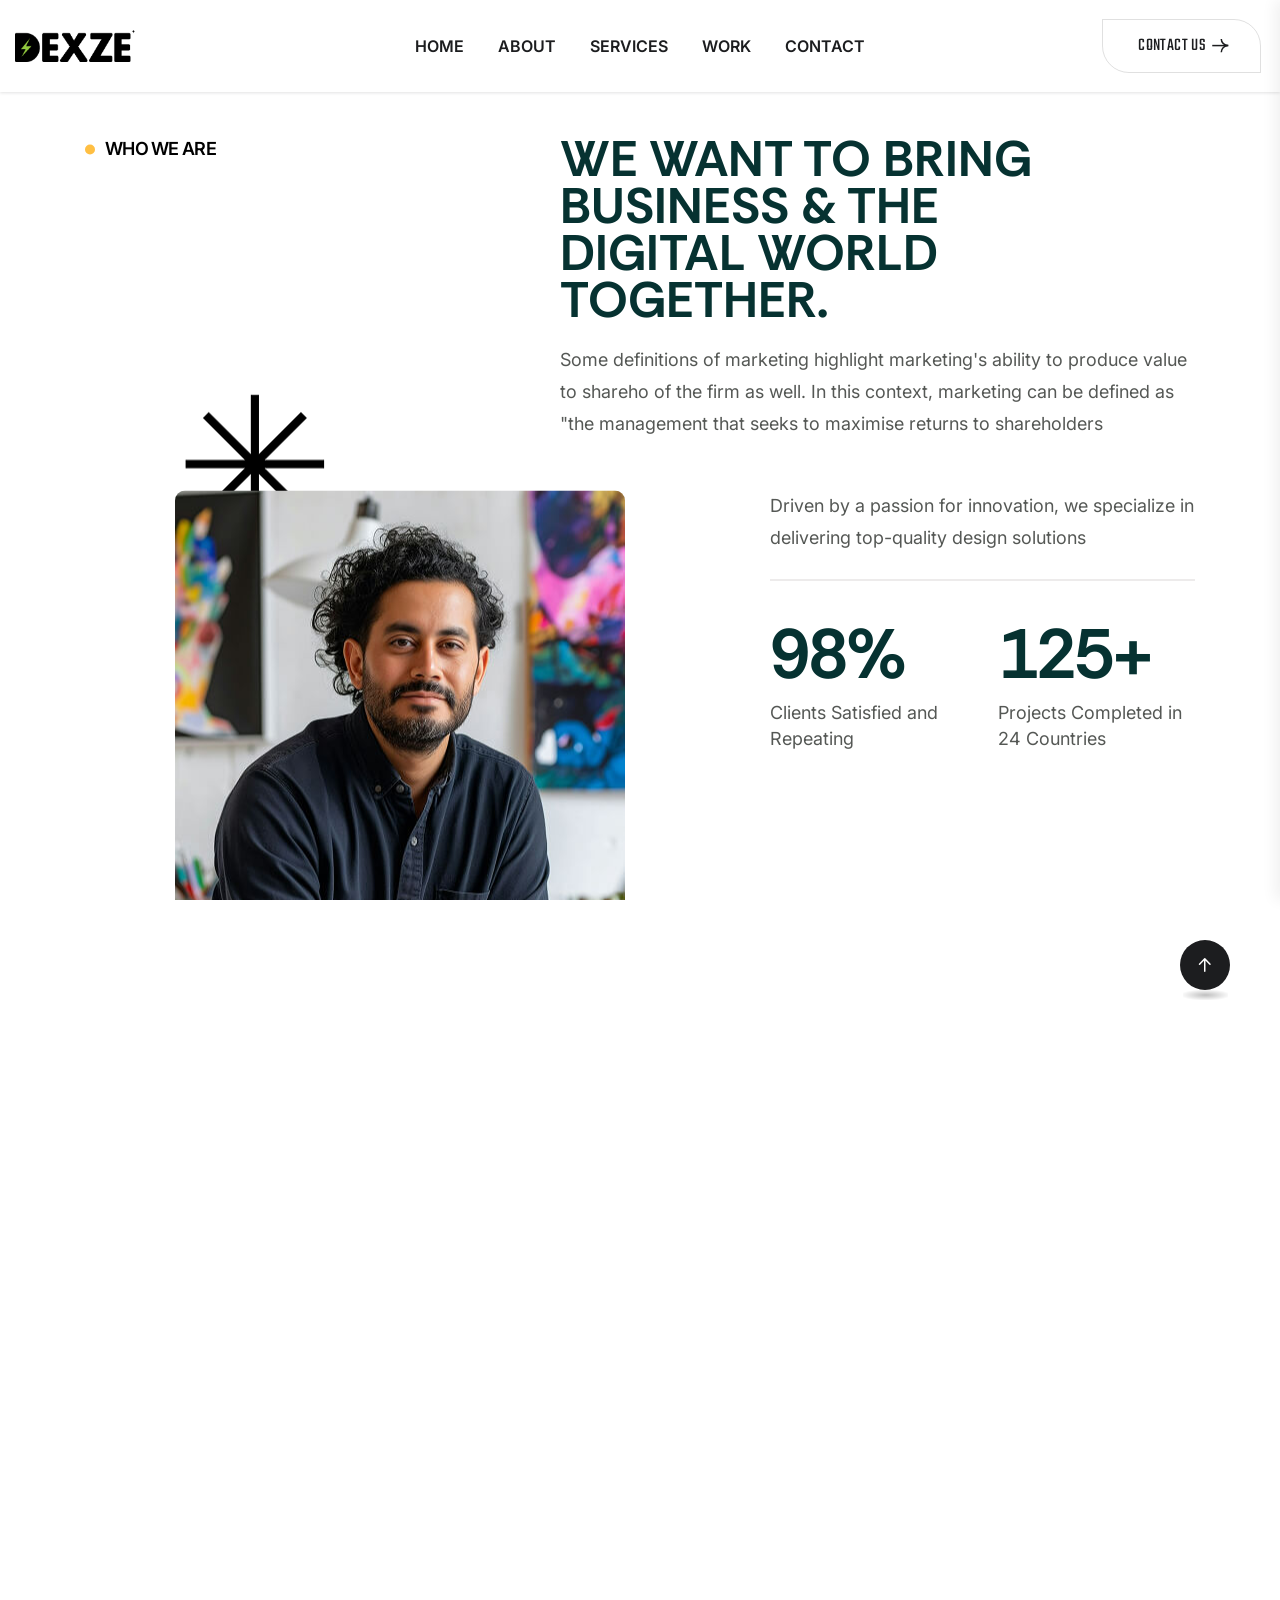
<file: about.html>
<!doctype html>
<html class="no-js" lang="zxx">

<head>
    <meta charset="utf-8">
    <meta http-equiv="x-ua-compatible" content="ie=edge">
    <title>Dexze | AI-Powered 360° Creative Studio</title>
    <meta name="description" content="Parody - Digital Agency Portfolio Html Template">
    <meta name="viewport" content="width=device-width, initial-scale=1">

    <link rel="shortcut icon" type="image/x-icon" href="assets/img/logo/favicon.png">
    <!-- Place favicon.ico in the root directory -->

    <!--<< Bootstrap min.css >>-->
    <link rel="stylesheet" href="assets/css/bootstrap.min.css">
    <!--<< magnific-popup.css >>-->
    <link rel="stylesheet" href="assets/css/magnific-popup.css">
    <!--<< fontawesome-all.min.css >>-->
    <link rel="stylesheet" href="assets/css/fontawesome-all.min.css">
    <!--<< swiper-bundle.min.css >>-->
    <link rel="stylesheet" href="assets/css/swiper-bundle.min.css">
    <!--<< odometer.css >>-->
    <link rel="stylesheet" href="assets/css/odometer.css">
    <!--<< ion.rangeSlider.min.css >>-->
    <link rel="stylesheet" href="assets/css/ion.rangeSlider.min.css">
   <!--<< effect-slicer.css >>-->
    <link rel="stylesheet" href="assets/css/effect-slicer.css">
    <!--<< animate.css >>-->
    <link rel="stylesheet" href="assets/css/animate.css">
    <!--<< default.css >>-->
    <link rel="stylesheet" href="assets/css/defauls-spacing.css">
    <!--<< main.css >>-->
    <link rel="stylesheet" href="assets/css/main.css">

</head>

<body>

    

    

    <!-- Scroll-top -->
    <button class="scroll__top scroll-to-target" data-target="html">
        <i class="fa-sharp fa-regular fa-arrow-up"></i>
    </button>
    <!-- Scroll-top-end-->

    <!-- header-search -->
    <div class="search__popup">
        <div class="container">
            <div class="row">
                <div class="col-12">
                    <div class="search__wrapper">
                        <div class="search__close">
                            <button type="button" class="search-close-btn">
                                <svg width="18" height="18" viewBox="0 0 18 18" fill="none"
                                    xmlns="http://www.w3.org/2000/svg">
                                    <path d="M17 1L1 17" stroke="currentColor" stroke-width="1.5" stroke-linecap="round"
                                        stroke-linejoin="round"></path>
                                    <path d="M1 1L17 17" stroke="currentColor" stroke-width="1.5" stroke-linecap="round"
                                        stroke-linejoin="round"></path>
                                </svg>
                            </button>
                        </div>
                        <div class="search__form">
                            <form action="#">
                                <div class="search__input">
                                    <input class="search-input-field" type="text" placeholder="Type keywords here">
                                    <span class="search-focus-border"></span>
                                    <button type="submit">
                                        <svg width="20" height="20" viewBox="0 0 20 20" fill="none"
                                            xmlns="http://www.w3.org/2000/svg">
                                            <path d="M9.55 18.1C14.272 18.1 18.1 14.272 18.1 9.55C18.1 4.82797 14.272 1 9.55 1C4.82797 1 1 4.82797 1 9.55C1 14.272 4.82797 18.1 9.55 18.1Z" stroke="currentColor" stroke-width="1.5" stroke-linecap="round" stroke-linejoin="round"></path>
                                            <path d="M19.0002 19.0002L17.2002 17.2002" stroke="currentColor" stroke-width="1.5" stroke-linecap="round" stroke-linejoin="round"></path>
                                        </svg>
                                    </button>
                                </div>
                            </form>
                        </div>
                    </div>
                </div>
            </div>
        </div>
    </div>
    <div class="search-popup-overlay"></div>
    <!-- header-search-end -->

    <!-- header-area -->
    <header>
        <div id="header-sticky" class="td-header__area td-header-sticky-white td-header-spacing td-header-2-wrapper td-header-4-wrapper p-relative z-index-1 header-sticky">
            <div class="container-fluid container-1670">
                <div class="row align-items-center">
                    <div class="col-xl-3 col-5">
                        <div class="logo">
                            <a class="logo-1" href="index.html"><img data-width="120" src="assets/img/logo/logo.png" alt="Logo"></a>
                            <a class="logo-2 d-none" href="index.html"><img data-width="120" src="assets/img/logo/logo.png" alt="Logo"></a>
                        </div>
                    </div>
                    <div class="col-xl-6 d-none d-xl-block">
                        <div class="tdmenu__wrap tdmenu-2-wrap">
                            <nav class="tdmenu__nav">
                                <div class="tdmenu__navbar-wrap tdmenu__main-menu">
                                    <ul class="navigation">
                                        <li class="menu-item-has-children"><a href="index.html">Home</a>
                                            
                                        </li>
                                        
                                        <li class="menu-item-has-children"><a href="about.html">about</a>
                                            
                                        </li>
                                        <li class=" menu-item-has-children"><a href="service.html">Services</a>
                                           
                                        </li>
                                       <li class="menu-item-has-children"><a href="work.html">Work</a></li>
                                        <li><a href="contact.html">Contact</a></li>
                                    </ul>
                                </div>
                            </nav>
                        </div>
                    </div>
                    <div class="col-xl-3 col-7">
                        <div class="td-header-right text-end">
                           
                            <a href="contact.html" class="td-btn td-btn-4 td-btn-4-lg d-none d-md-inline-block td-btn-switch-animation ml-15">
                                <span class="d-flex align-items-center justify-content-center">
                                   <span class="btn-text"> Contact Us </span>
                                   <span class="btn-icon">
                                       <svg width="17" height="14" viewBox="0 0 17 14" fill="none" xmlns="http://www.w3.org/2000/svg">
                                            <path d="M0.24707 6.57617H15.1436" stroke="currentColor" stroke-width="1.5" stroke-miterlimit="10" />
                                            <path d="M9.27734 0C9.27734 3.63501 12.3946 6.57638 16.2471 6.57638" stroke="currentColor" stroke-width="1.5" stroke-miterlimit="10" />
                                            <path d="M16.2471 6.57617C12.3946 6.57617 9.27734 9.51754 9.27734 13.1526" stroke="currentColor" stroke-width="1.5" stroke-miterlimit="10" />
                                      </svg>
                                   </span>
                                   <span class="btn-icon">
                                        <svg width="17" height="14" viewBox="0 0 17 14" fill="none" xmlns="http://www.w3.org/2000/svg">
                                            <path d="M0.24707 6.57617H15.1436" stroke="currentColor" stroke-width="1.5" stroke-miterlimit="10" />
                                            <path d="M9.27734 0C9.27734 3.63501 12.3946 6.57638 16.2471 6.57638" stroke="currentColor" stroke-width="1.5" stroke-miterlimit="10" />
                                            <path d="M16.2471 6.57617C12.3946 6.57617 9.27734 9.51754 9.27734 13.1526" stroke="currentColor" stroke-width="1.5" stroke-miterlimit="10" />
                                        </svg>
                                   </span>
                               </span> 
                             </a>
                             <div class="d-inline-block">
                                <div class="tdmenu-offcanvas-open-btn d-xl-none ml-20 mobile-nav-toggler d-flex align-items-center justify-content-center">
                                   <span class="text mr-5">menu</span>
                                   <div class="tdmenu-offcanvas-open-bar">
                                       <span></span>
                                       <span></span>
                                   </div>
                               </div>
                            </div>
                        </div>
                    </div>
                </div>
            </div>
        </div>

        <!-- Mobile Menu  -->
        <div class="tdmobile__menu td-menu-large">
            <nav class="tdmobile__menu-box">
                <div class="close-btn"><i class="fa-solid fa-xmark"></i></div>
                <div class="nav-logo">
                    <a href="index.html"><img data-width="96" src="assets/img/logo/logo.png" alt="logo"></a>
                </div>
                <div class="tdmobile__search">
                    <form action="#">
                        <input type="text" placeholder="Search here...">
                        <button><i class="fas fa-search"></i></button>
                    </form>
                </div>
                <div class="tdmobile__menu-outer">
                    <!--Here Menu Will Come Automatically Via Javascript / Same Menu as in Header-->
                </div>
                <div class="mt-30 ml-25 mr-25">
                    <a href="contact.html" class="td-btn td-btn-menu-black w-100 d-inline-block td-btn-switch-animation ml-10">
                        <span class="d-flex align-items-center justify-content-center">
                           <span class="btn-text"> Contact Us </span>
                           <span class="btn-icon"><i class="fa-sharp fa-solid fa-angle-right"></i></span>
                           <span class="btn-icon"><i class="fa-sharp fa-solid fa-angle-right"></i></span>
                       </span> 
                    </a>
                </div>
                <div class="social-links">
                    <ul class="list-wrap">
                        <li><a href="#"><i class="fab fa-facebook-f"></i></a></li>
                        <li><a href="#"><i class="fab fa-twitter"></i></a></li>
                        <li><a href="#"><i class="fab fa-instagram"></i></a></li>
                        <li><a href="#"><i class="fab fa-linkedin-in"></i></a></li>
                        <li><a href="#"><i class="fab fa-youtube"></i></a></li>
                    </ul>
                </div>
            </nav>
        </div>
        <div class="tdmobile__menu-backdrop"></div>
        <!-- End Mobile Menu -->

    </header>

    <!-- header-area-end -->
    <div id="smooth-wrapper">
        <div id="smooth-content">
            <main>

                <!-- td-about-area-start -->
                <div class="td-hero-area td-hero-3-spacing fix include-bg" data-background="assets/img/hero/hero-3/bg.png">
                    <div class="container">
                        <div class="row">
                            <div class="col-lg-12">
                                <div class="td-hero-3-title-wrap">
                                    <h2 class="td-hero-3-title text-center td-split-text td-split-in-right">
                                        About Us.   <br> 
                                        <span></span>
                                    </h2>
                                    <div class="td-hero-3-content pt-100 p-relative wow fadeInUp" data-wow-delay=".3s" data-wow-duration="1s">
                                        <img class="td-hero-3-shape" src="assets/img/hero/hero-3/icon.png" alt="">
                                        <div class="row align-items-center">
                                           
                                            <div class="col-xxl-6 col-xl-5 col-lg-4">
                                                <div class="td-hero-3-border mb-30 d-block"></div>
                                            </div>
                                            <div class="col-xxl-4 col-xl-5 col-lg-5">
                                                <div class="td-hero-3-content-para mb-30">
                                                    <p></p>
                                                </div>
                                            </div>
                                        </div>
                                    </div>
                                </div>
                            </div>
                        </div>
                    </div>
                </div>
                <!-- td-about-area-end -->

                <!-- td-about-area-start -->
                <div class="td-about-area pt-140 pb-125">
                    <div class="container">
                        <div class="row">
                            <div class="col-lg-5">
                                <div class="td-about-6-subtitle mb-20">
                                    <span class="td-section-6-subtitle">WHO WE ARE</span>
                                </div>
                            </div>
                            <div class="col-lg-7">
                                <div class="td-about-6-title-wrap mb-50">
                                    <h2 class="td-section-6-title mb-20 td-text-opacity">We want to bring business
                                        & the digital world
                                        together.</h2>
                                    <p class="td-section-6-text">Some definitions of marketing highlight marketing's ability to produce  value to shareho
                                        of the firm as well. In this context, marketing  can be defined as "the management
                                        that seeks to maximise returns to shareholders</p>
                                </div>
                            </div>
                            <div class="col-lg-6">
                                <div class="td-about-6-thumb text-end p-relative z-index-1 mb-30">
                                    <img class="shape td-live-anim-spin d-none d-lg-inline-block" src="assets/img/about/shape.png" alt="">
                                    <img src="assets/img/about/about-6/thumb.jpg" alt="">
                                </div>
                            </div>
                            <div class="col-lg-6">
                                <div class="td-about-6-author ml-115 mb-30">
                                    <div class="td-about-6-author-top mb-40">
                                       
                                        <p class="mb-25">Driven by a passion for innovation, we specialize in<br>
                                            delivering top-quality design solutions</p>
                                    </div>
                                    <div class="td-about-6-author-count">
                                        <div class="row">
                                            <div class="col-lg-6 col-md-6 col-sm-6">
                                                <div class="td-about-6-author-single">
                                                    <h2 class="mb-10">98%</h2>
                                                    <p>Clients Satisfied and<br> Repeating</p>
                                                </div>
                                            </div>
                                            <div class="col-lg-6 col-md-6 col-sm-6">
                                                <div class="td-about-6-author-single">
                                                    <h2 class="mb-10">125+</h2>
                                                    <p>Projects Completed in<br> 24 Countries</p>
                                                </div>
                                            </div>
                                        </div>
                                    </div>
                                </div>
                            </div>
                        </div>
                    </div>
                </div>
                <!-- td-about-area-end -->
                <!-- td-awards-area-start -->
                <div class="td-awards-area td-awards-about-wrap pt-120 pb-30">
                    <div class="container">
                        <div class="row mb-40">
                            <div class="col-lg-12">
                                <div class="td-awards-5-title-wrap mb-30">
                                    
                                    <h2 class="td-testimonial-title mb-25 td-text-invert">The Story Behind the Name <span>“Dexze”</span></h2>
                                    
                                </div>
                            </div>
                            <div class="col-lg-12  wow fadeInRight" data-wow-delay=".5s" data-wow-duration="1s">
                                <div class="td-awards-5-text mt-10 mb-30 mr-20">
                                    <p class="mb-0"><strong>Dexze</strong> draws its name from the founder’s favourite cartoon character <strong>Dexter's Laboratory</strong>, symbolizing creative, curiosity, combined with <strong>Zeal</strong> to create something new every single time. 
Together, they form "Dexze" a brand driven by imagination, purpose, and the pursuit of creating something better every time.</p>
                                </div>
                                    <div class="col-lg-6">
                                <div class="td-team-details-thumb mb-40  wow fadeInLeft" data-wow-delay=".5s" data-wow-duration="1s">
                                    <img src="assets/img/awards/awards-5/award.png" alt="">
                                </div>
                            </div>
                            </div>
                        </div>
                       
                    </div>
                </div>
                <!-- td-awards-area-end -->
               
<!-- td-awards-area-start -->
                <div class="td-awards-area td-awards-about-wrap pt-20 pb-30">
                    <div class="container">
                        <div class="row mb-40">
                            <div class="col-lg-12">
                                <div class="td-awards-5-title-wrap mb-30">
                                    
                                    <h2 class="td-testimonial-title mb-25 td-text-invert"><span>Who We Are</span></h2>
                                    
                                </div>
                            </div>
                            <div class="col-lg-12  wow fadeInRight" data-wow-delay=".5s" data-wow-duration="1s">
                                <div class="td-awards-5-text mt-10 mb-30 mr-20">
                                    <p class="mb-0">We are a 360° creative, marketing, and technology agency bringing together strategists, designers, marketers, developers, and cloud specialists under one roof. We collaborate seamlessly to build strong brands, craft impactful advertising and marketing campaigns, design intuitive user experiences, and develop high-performance web and mobile applications supported by reliable cloud infrastructure.

From brand creation and market presence to digital platforms and scalable technology, we partner with our clients across every stage of their growth delivering integrated solutions that are built to perform, scale, and last.</p>
                                </div>
                            </div>
                        </div>
                       
                    </div>
                </div>
                <!-- td-awards-area-end -->
            

     

                    <!-- td-awards-area-start -->
                <div class="td-awards-area td-awards-about-wrap pt-20 pb-30">
                    <div class="container">
                        <div class="row mb-40">
                            <div class="col-lg-12">
                                <div class="td-awards-5-title-wrap mb-30">
                                    
                                    <h2 class="td-testimonial-title mb-25 td-text-invert">Design. Technology. Growth <br><span>Built for What’s Next.</span></h2>
                                    
                                </div>
                            </div>
                            <div class="col-lg-12  wow fadeInRight" data-wow-delay=".5s" data-wow-duration="1s">
                                <div class="td-awards-5-text mt-10 mb-30 mr-20">
                                    <p class="mb-0"><strong>Dexze</strong>  is a global creative and technology agency enabling organizations to design with purpose, build with precision, and scale with confidence. We work with startups, high-growth companies, and established enterprises across the USA, UK, Singapore, and Australia, delivering robust digital solutions through an integrated approach that combines strategic insight, design excellence, advanced technology, and performance-driven execution.</p>
                                </div>
                            </div>
                        </div>
                       
                    </div>
                </div>
                <!-- td-awards-area-end -->

                

                 <!-- td-service-replace-area-start -->
                <div class="td-service-replace-area pt-120 pb-130">
                    <div class="container">
                        <div class="row">
                            <div class="col-lg-12">
                                <div class="td-service-main-content mb-85">
                                    <h2 class="td-text-invert"></h2>
                                </div>
                            </div>
                            <div class="col-lg-4">
                                <div class="td-service-replace-shape pt-100 pb-30">
                                    <img src="assets/img/service/replace/shape.png" alt="">
                                </div>
                            </div>
                            <div class="col-lg-8">
                                <div class="td-service-replace-content">
                                    <div class="td-service-replace-thumb mb-50">
                                        <img class="td-rounded-10" src="assets/img/service/replace/thumb.jpg" alt="">
                                    </div>
                                    
                                </div>
                            </div>
                        </div>
                    </div>
                </div>
                <!-- td-service-replace-area-end -->

               


            </main>

            <!-- footer-area-start -->
            <footer>
                <div class="td-footer-area pt-110 pb-15 td-footer-3-bg">
                    <div class="container">
                        <div class="row">
                            <div class="col-lg-6 mb-30">
                                <div class="td-footer-3-widget">
                                    <h2 class="td-footer-3-bigtitle">Entrust design<br> to <span>professionals</span></h2>
                                </div>
                            </div>
                            <div class="col-lg-3 col-md-6 mb-30">
                                <div class="td-footer-3-widget">
                                    <h4 class="td-footer-3-title mb-15">INDIA</h4>
                                    <a class="links mb-40 d-inline-block" href="#">Hyderabad —<br> 785 15h Street, Office 478<br> Berlin, De 81566</a>
                                    <div class="td-footer-3-social">
                                        <a href="#"><i class="fa-brands fa-facebook-f"></i></a>
                                        <a href="#">
                                           <svg width="13" height="13" viewBox="0 0 16 16" fill="none" xmlns="http://www.w3.org/2000/svg">
                                              <path d="M9.33161 6.77486L15.1688 0H13.7856L8.71722 5.8826L4.66907 0H0L6.12155 8.89546L0 16H1.38336L6.73581 9.78785L11.0109 16H15.68L9.33148 6.77486H9.33187H9.33161ZM7.43696 8.97374L6.81669 8.088L1.88171 1.03969H4.00634L7.98902 6.72789L8.60929 7.61362L13.7863 15.0074H11.6616L7.43709 8.974V8.97361L7.43696 8.97374Z" fill="currentColor" />
                                           </svg>
                                        </a>
                                        <a href="#"><i class="fa-brands fa-linkedin-in"></i></a>
                                        <a href="#"><i class="fa-brands fa-instagram"></i></a>
                                    </div>
                                </div>
                            </div>
                            <div class="col-lg-3 col-md-6 mb-30">
                                <div class="td-footer-3-widget">
                                    <h4 class="td-footer-3-title mb-15">Say hello!</h4>
                                    <a class="links links-3 d-block mb-5" href="#">hello@dexze.com</a>
                                    <a class="links-2" href="tel:+1234567890">+91 888 666 9630</a>
                                </div>
                            </div>
                        </div>
                    </div>
                    <div class="container-fluid">
                        <div class="row">
                            <div class="col-lg-12">
                                <div class="text-center pt-20">
                                    <h2 class="td-footer-3-middle-title">Dexze</h2>
                                </div>
                            </div>
                        </div>
                    </div>
                    <div class="container">
                        <div class="row">
                            <div class="col-lg-8">
                                <div class="td-footer-3-menu mb-30">
                                    <ul>
                                        <li><a href="index.html">Home </a></li>
                                        <li><a href="service.html">What we do</a></li>
                                        <li><a href="about.html">About</a></li>
                                        <li><a href="#">Contact</a></li>
                                    </ul>
                                </div>
                            </div>
                            <div class="col-lg-4">
                                <div class="td-footer-3-copyright mb-30">
                                    <p>© 2026 <a href="https://dexze.com/">Dexze.</a> All Rights Reserved.</p>
                                </div>
                            </div>
                        </div>
                    </div>
                </div>
            </footer>
            <!-- footer-area-end -->
        </div>
    </div>



    <!-- JS here -->
    <!--<< jquery.Js >>-->
    <script src="assets/js/vendor/jquery.js"></script>
    <!--<< bootstrap.min.Js >>-->
    <script src="assets/js/bootstrap.min.js"></script>
    <!--<< gsap.Js >>-->
    <script src="assets/js/jsap/gsap.js"></script>
   <!--<< gsap-scroll-smoother.Js >>-->
    <script src="assets/js/jsap/gsap-scroll-smoother.js"></script>
   <!--<< gsap-scroll-trigger.Js >>-->
    <script src="assets/js/jsap/gsap-scroll-trigger.js"></script>
   <!--<< gsap-scroll-to-plugin.Js >>-->
    <script src="assets/js/jsap/gsap-scroll-to-plugin.js"></script>
    <!--<< gsap-split-text.Js >>-->
    <script src="assets/js/jsap/gsap-split-text.js"></script>
    <!--<< isotope.pkgd.min.Js >>-->
    <script src="assets/js/isotope.pkgd.min.js"></script>
    <!--<< ion.rangeSlider.min.Js >>-->
    <script src="assets/js/ion.rangeSlider.min.js"></script>
    <!--<< effect-slicer.Js >>-->
    <script src="assets/js/effect-slicer.js"></script>
    <!--<< imagesloaded.pkgd.min.Js >>-->
    <script src="assets/js/imagesloaded.pkgd.min.js"></script>
    <!--<< jquery.magnific-popup.min.Js >>-->
    <script src="assets/js/jquery.magnific-popup.min.js"></script>
    <!--<< jquery.odometer.min.Js >>-->
    <script src="assets/js/jquery.odometer.min.js"></script>
    <!--<< jquery-appear.Js >>-->
    <script src="assets/js/jquery-appear.js"></script>
    <!--<< swiper-bundle.min.Js >>-->
    <script src="assets/js/swiper-bundle.min.js"></script>
    <!--<< jquery.nice-select.min.Js >>-->
    <script src="assets/js/nice-select.js"></script>
    <!--<< wow.Js >>-->    
    <script src="assets/js/wow.js"></script>
    <!--<< ajax-form.Js >>-->
    <script src="assets/js/ajax-form.js"></script>
    <!--<< main.Js >>-->
    <script src="assets/js/main.js"></script>
</body>

</html>
</file>
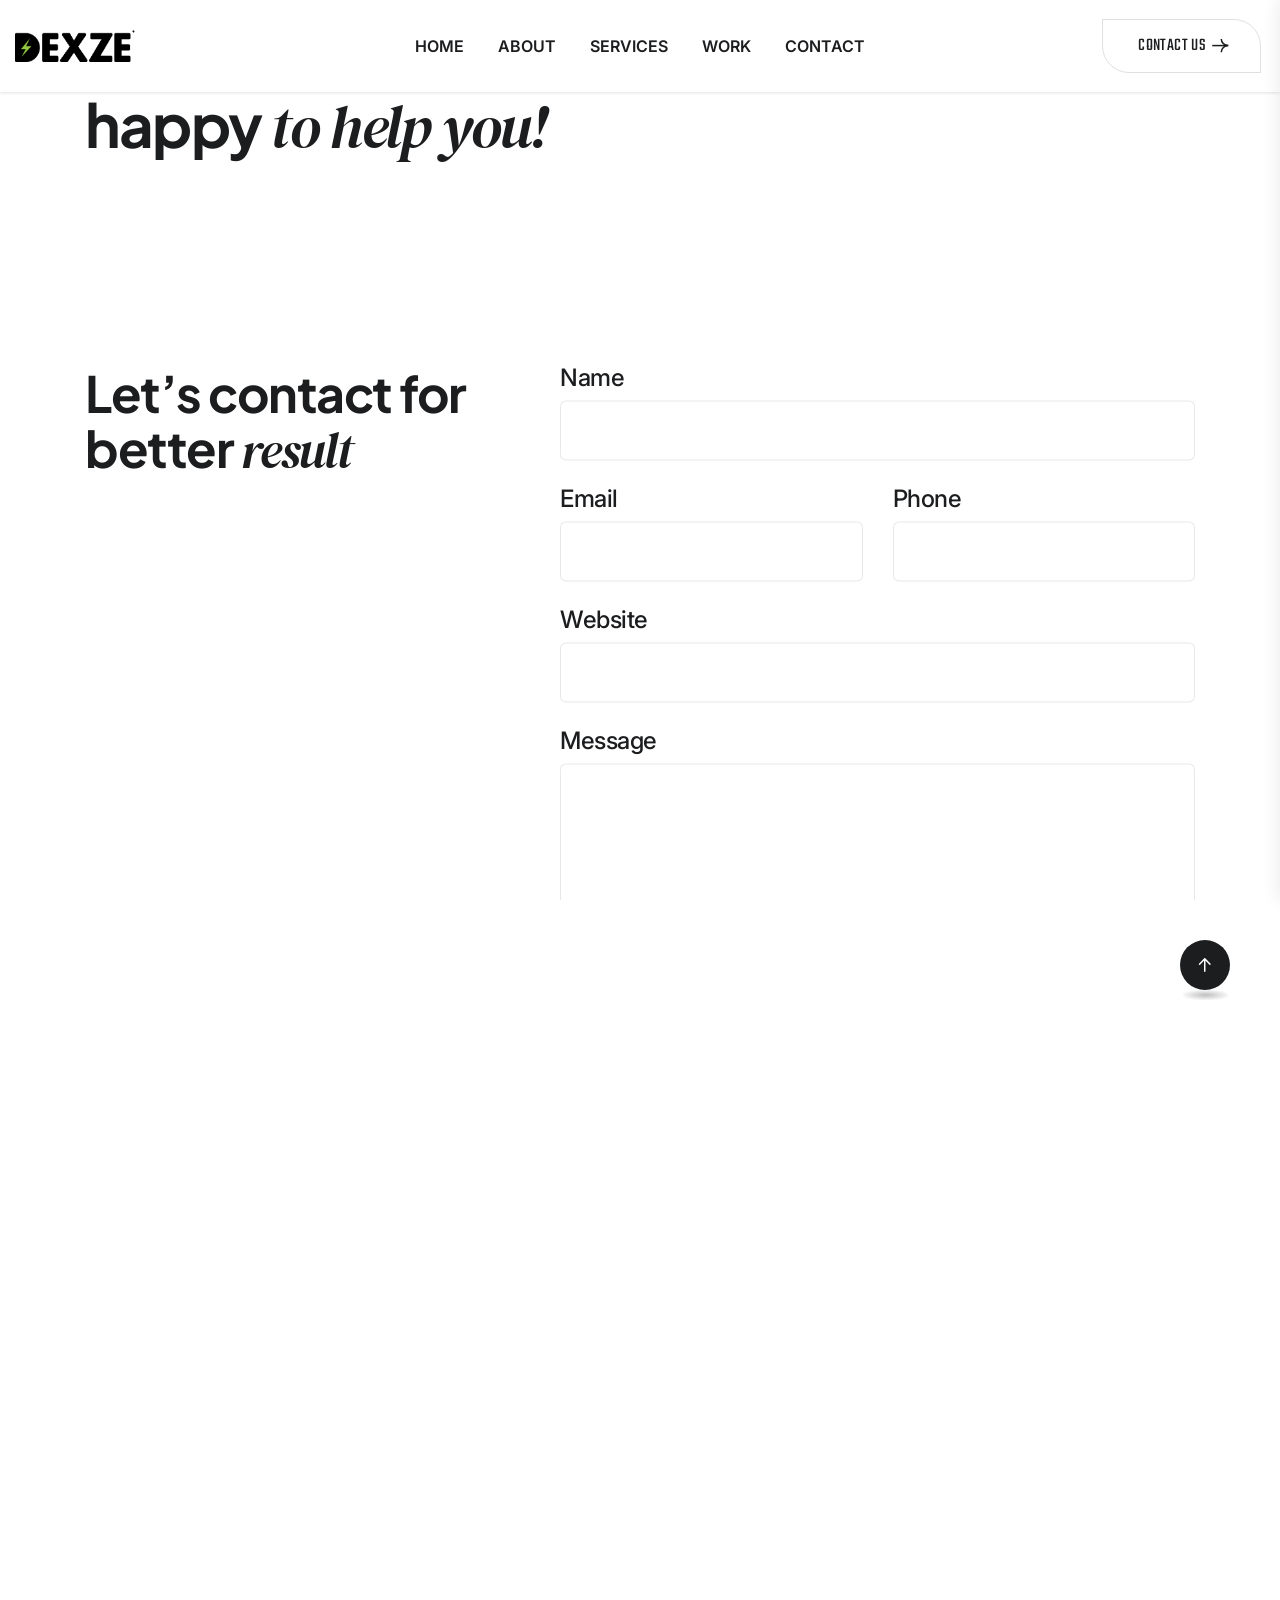
<file: contact.html>
<!doctype html>
<html class="no-js" lang="zxx">

<head>
    <meta charset="utf-8">
    <meta http-equiv="x-ua-compatible" content="ie=edge">
    <title>Dexze | AI-Powered 360° Creative Studio</title>
    <meta name="description" content="Parody - Digital Agency Portfolio Html Template">
    <meta name="viewport" content="width=device-width, initial-scale=1">

    <link rel="shortcut icon" type="image/x-icon" href="assets/img/logo/favicon.png">
    <!-- Place favicon.ico in the root directory -->

    <!--<< Bootstrap min.css >>-->
    <link rel="stylesheet" href="assets/css/bootstrap.min.css">
    <!--<< magnific-popup.css >>-->
    <link rel="stylesheet" href="assets/css/magnific-popup.css">
    <!--<< fontawesome-all.min.css >>-->
    <link rel="stylesheet" href="assets/css/fontawesome-all.min.css">
    <!--<< swiper-bundle.min.css >>-->
    <link rel="stylesheet" href="assets/css/swiper-bundle.min.css">
    <!--<< odometer.css >>-->
    <link rel="stylesheet" href="assets/css/odometer.css">
    <!--<< ion.rangeSlider.min.css >>-->
    <link rel="stylesheet" href="assets/css/ion.rangeSlider.min.css">
   <!--<< effect-slicer.css >>-->
    <link rel="stylesheet" href="assets/css/effect-slicer.css">
    <!--<< animate.css >>-->
    <link rel="stylesheet" href="assets/css/animate.css">
    <!--<< default.css >>-->
    <link rel="stylesheet" href="assets/css/defauls-spacing.css">
    <!--<< main.css >>-->
    <link rel="stylesheet" href="assets/css/main.css">

</head>

<body>

    <!-- Preloader Start -->
    <div id="preloader" class="preloader">
        <div class="animation-preloader">
            <div class="spinner">
            </div>
            <div class="txt-loading">
                <span data-text-preloader="D" class="letters-loading">
                    D
                </span>
                <span data-text-preloader="E" class="letters-loading">
                    E
                </span>
                <span data-text-preloader="X" class="letters-loading">
                    X
                </span>
                <span data-text-preloader="Z" class="letters-loading">
                    Z
                </span>
                <span data-text-preloader="E" class="letters-loading">
                    E
                </span>
              
            </div>
            <p class="text-center"></p>
        </div>
        <div class="loader">
            <div class="row">
                <div class="col-3 loader-section section-left">
                    <div class="bg"></div>
                </div>
                <div class="col-3 loader-section section-left">
                    <div class="bg"></div>
                </div>
                <div class="col-3 loader-section section-right">
                    <div class="bg"></div>
                </div>
                <div class="col-3 loader-section section-right">
                    <div class="bg"></div>
                </div>
            </div>
        </div>
    </div>

    

    <!-- Scroll-top -->
    <button class="scroll__top scroll-to-target" data-target="html">
        <i class="fa-sharp fa-regular fa-arrow-up"></i>
    </button>
    <!-- Scroll-top-end-->

    <!-- header-search -->
    <div class="search__popup">
        <div class="container">
            <div class="row">
                <div class="col-12">
                    <div class="search__wrapper">
                        <div class="search__close">
                            <button type="button" class="search-close-btn">
                                <svg width="18" height="18" viewBox="0 0 18 18" fill="none"
                                    xmlns="http://www.w3.org/2000/svg">
                                    <path d="M17 1L1 17" stroke="currentColor" stroke-width="1.5" stroke-linecap="round"
                                        stroke-linejoin="round"></path>
                                    <path d="M1 1L17 17" stroke="currentColor" stroke-width="1.5" stroke-linecap="round"
                                        stroke-linejoin="round"></path>
                                </svg>
                            </button>
                        </div>
                        <div class="search__form">
                            <form action="#">
                                <div class="search__input">
                                    <input class="search-input-field" type="text" placeholder="Type keywords here">
                                    <span class="search-focus-border"></span>
                                    <button type="submit">
                                        <svg width="20" height="20" viewBox="0 0 20 20" fill="none"
                                            xmlns="http://www.w3.org/2000/svg">
                                            <path d="M9.55 18.1C14.272 18.1 18.1 14.272 18.1 9.55C18.1 4.82797 14.272 1 9.55 1C4.82797 1 1 4.82797 1 9.55C1 14.272 4.82797 18.1 9.55 18.1Z" stroke="currentColor" stroke-width="1.5" stroke-linecap="round" stroke-linejoin="round"></path>
                                            <path d="M19.0002 19.0002L17.2002 17.2002" stroke="currentColor" stroke-width="1.5" stroke-linecap="round" stroke-linejoin="round"></path>
                                        </svg>
                                    </button>
                                </div>
                            </form>
                        </div>
                    </div>
                </div>
            </div>
        </div>
    </div>
    <div class="search-popup-overlay"></div>
    <!-- header-search-end -->

    <!-- header-area -->
    <header>
        <div id="header-sticky" class="td-header__area td-header-sticky-white td-header-spacing td-header-2-wrapper td-header-4-wrapper p-relative z-index-1 header-sticky">
            <div class="container-fluid container-1670">
                <div class="row align-items-center">
                    <div class="col-xl-3 col-5">
                        <div class="logo">
                            <a class="logo-1" href="index.html"><img data-width="120" src="assets/img/logo/logo.png" alt="Logo"></a>
                            <a class="logo-2 d-none" href="index.html"><img data-width="120" src="assets/img/logo/logo.png" alt="Logo"></a>
                        </div>
                    </div>
                    <div class="col-xl-6 d-none d-xl-block">
                        <div class="tdmenu__wrap tdmenu-2-wrap">
                            <nav class="tdmenu__nav">
                                <div class="tdmenu__navbar-wrap tdmenu__main-menu">
                                    <ul class="navigation">
                                        <li class="menu-item-has-children"><a href="index.html">Home</a>
                                            
                                        </li>
                                        
                                        <li class="menu-item-has-children"><a href="about.html">about</a>
                                            
                                        </li>
                                        <li class=" menu-item-has-children"><a href="service.html">Services</a>
                                           
                                        </li>
                                       <li class="menu-item-has-children"><a href="work.html">Work</a></li>
                                        <li><a href="contact.html">Contact</a></li>
                                    </ul>
                                </div>
                            </nav>
                        </div>
                    </div>
                    <div class="col-xl-3 col-7">
                        <div class="td-header-right text-end">
                           
                            <a href="contact.html" class="td-btn td-btn-4 td-btn-4-lg d-none d-md-inline-block td-btn-switch-animation ml-15">
                                <span class="d-flex align-items-center justify-content-center">
                                   <span class="btn-text"> Contact Us </span>
                                   <span class="btn-icon">
                                       <svg width="17" height="14" viewBox="0 0 17 14" fill="none" xmlns="http://www.w3.org/2000/svg">
                                            <path d="M0.24707 6.57617H15.1436" stroke="currentColor" stroke-width="1.5" stroke-miterlimit="10" />
                                            <path d="M9.27734 0C9.27734 3.63501 12.3946 6.57638 16.2471 6.57638" stroke="currentColor" stroke-width="1.5" stroke-miterlimit="10" />
                                            <path d="M16.2471 6.57617C12.3946 6.57617 9.27734 9.51754 9.27734 13.1526" stroke="currentColor" stroke-width="1.5" stroke-miterlimit="10" />
                                      </svg>
                                   </span>
                                   <span class="btn-icon">
                                        <svg width="17" height="14" viewBox="0 0 17 14" fill="none" xmlns="http://www.w3.org/2000/svg">
                                            <path d="M0.24707 6.57617H15.1436" stroke="currentColor" stroke-width="1.5" stroke-miterlimit="10" />
                                            <path d="M9.27734 0C9.27734 3.63501 12.3946 6.57638 16.2471 6.57638" stroke="currentColor" stroke-width="1.5" stroke-miterlimit="10" />
                                            <path d="M16.2471 6.57617C12.3946 6.57617 9.27734 9.51754 9.27734 13.1526" stroke="currentColor" stroke-width="1.5" stroke-miterlimit="10" />
                                        </svg>
                                   </span>
                               </span> 
                             </a>
                             <div class="d-inline-block">
                                <div class="tdmenu-offcanvas-open-btn d-xl-none ml-20 mobile-nav-toggler d-flex align-items-center justify-content-center">
                                   <span class="text mr-5">menu</span>
                                   <div class="tdmenu-offcanvas-open-bar">
                                       <span></span>
                                       <span></span>
                                   </div>
                               </div>
                            </div>
                        </div>
                    </div>
                </div>
            </div>
        </div>

        <!-- Mobile Menu  -->
        <div class="tdmobile__menu td-menu-large">
            <nav class="tdmobile__menu-box">
                <div class="close-btn"><i class="fa-solid fa-xmark"></i></div>
                <div class="nav-logo">
                    <a href="index.html"><img data-width="96" src="assets/img/logo/logo.png" alt="logo"></a>
                </div>
                <div class="tdmobile__search">
                    <form action="#">
                        <input type="text" placeholder="Search here...">
                        <button><i class="fas fa-search"></i></button>
                    </form>
                </div>
                <div class="tdmobile__menu-outer">
                    <!--Here Menu Will Come Automatically Via Javascript / Same Menu as in Header-->
                </div>
                <div class="mt-30 ml-25 mr-25">
                    <a href="contact.html" class="td-btn td-btn-menu-black w-100 d-inline-block td-btn-switch-animation ml-10">
                        <span class="d-flex align-items-center justify-content-center">
                           <span class="btn-text"> Contact Us </span>
                           <span class="btn-icon"><i class="fa-sharp fa-solid fa-angle-right"></i></span>
                           <span class="btn-icon"><i class="fa-sharp fa-solid fa-angle-right"></i></span>
                       </span> 
                    </a>
                </div>
                <div class="social-links">
                    <ul class="list-wrap">
                        <li><a href="#"><i class="fab fa-facebook-f"></i></a></li>
                        <li><a href="#"><i class="fab fa-twitter"></i></a></li>
                        <li><a href="#"><i class="fab fa-instagram"></i></a></li>
                        <li><a href="#"><i class="fab fa-linkedin-in"></i></a></li>
                        <li><a href="#"><i class="fab fa-youtube"></i></a></li>
                    </ul>
                </div>
            </nav>
        </div>
        <div class="tdmobile__menu-backdrop"></div>
        <!-- End Mobile Menu -->

    </header>

    <!-- header-area-end -->
    <div id="smooth-wrapper">
        <div id="smooth-content">
            <main>

                <!-- td-breadcrumb-area-start -->
                <div class="td-breadcrumb-area td-breadcrumb-spacing mb-100">
                    <div class="container">
                        <div class="row">
                            <div class="col-xxl-9">
                                <div class="td-breadcrumb-wrap">
                                    <span class="subtitle d-inline-block mb-10 wow fadeInUp" data-wow-delay=".5s" data-wow-duration="1s">Let's Talk</span>
                                    <h2 class="td-section-page-title  wow fadeInUp" data-wow-delay=".7s" data-wow-duration="1s">Would you like more<br> information? we are<br>
                                        happy <span>to help you!</span></h2>
                                </div>
                            </div>
                        </div>
                    </div>
                </div>
                <!-- td-breadcrumb-area-end -->

               

                <!-- td-contact-main-area -->
                <div class="td-contact-main pt-155 pb-120">
                    <div class="container">
                        <div class="row">
                            <div class="col-lg-5">
                                <div class="td-contact-title-wrap mb-30  wow fadeInLeft" data-wow-delay=".5s" data-wow-duration="1s">
                                    <h2 class="td-contact-main-title">Let’s contact for<br>
                                        better <span>result</span></h2>
                                </div>
                            </div>
                            <div class="col-lg-7">
                                <div class="td-contact-form-box mb-30  wow fadeInRight" data-wow-delay=".5s" data-wow-duration="1s">
                                    <form id="contact-form" action="assets/mail.php" method="POST">
                                        <div class="row">
                                            <div class="col-12 mb-25">
                                                <label for="name">Name</label>
                                                <input class="td-input" name="name" id="name" type="text">
                                            </div>
                                            <div class="col-md-6 mb-25">
                                                <label for="email">Email</label>
                                                <input class="td-input" name="email" id="email" type="text">
                                            </div>
                                            <div class="col-md-6 mb-25">
                                                <label for="phone">Phone</label>
                                                <input class="td-input" name="phone" id="phone" type="text">
                                            </div>
                                            <div class="col-12 mb-25">
                                                <label for="website">Website</label>
                                                <input class="td-input" name="website" id="website" type="text">
                                            </div>
                                            <div class="col-md-12 mb-30">
                                                <label for="message">Message</label>
                                                <textarea  class="td-input message" name="message" id="message"  cols="30" rows="10"></textarea>
                                            </div>
                                            <div class="col-12">
                                                <button type="submit" class="td-btn-group">
                                                    <span class="td-btn-circle">
                                                        <i class="fa-solid fa-arrow-right"></i>
                                                    </span>
                                                    <span class="td-btn-2 td-btn-primary">Send  message</span>
                                                    <span class="td-btn-circle">
                                                        <i class="fa-solid fa-arrow-right"></i>
                                                    </span>
                                                </button>
                                                <p class="ajax-response pt-20"></p>
                                            </div>
                                        </div>
                                    </form>
                                </div>
                            </div>
                        </div>
                    </div>
                </div>
                <!-- td-contact-main-emd -->

                <!-- td-contact-branch-area-start -->
                <div class="td-contact-branch-area pb-140">
                    <div class="container">
                        <div class="row">
                            <div class="col-12">
                                <div class="text-center  wow fadeInUp" data-wow-delay=".5s" data-wow-duration="1s">
                                    <h2 class="td-section-page-title mb-105">Our  <span>Office</span></h2>
                                </div>
                            </div>
                            <div class="col-12">
                                <div class="td-contact-branch-item td-contact-branch-border  wow fadeInUp" data-wow-delay=".5s" data-wow-duration="1s">
                                    <div class="row">
                                        <div class="col-lg-3 col-md-6 col-sm-6">
                                            <h3 class="td-contact-branch-name mb-20">Hyderabad</h3>
                                        </div>
                                        <div class="col-lg-3 col-md-6 col-sm-6">
                                            <div class="td-contact-branch-thumb mb-20">
                                                <img class="w-100 td-rounded-10" src="assets/img/contact/thumb.jpg" alt="">
                                            </div>
                                        </div>
                                        <div class="col-lg-3 col-md-6 col-sm-6">
                                            <div class="td-contact-branch-lucation ml-40 mb-20">
                                                <h5 class="td-contact-branch-lucation-title">Dexze</h5>
                                                <a class="lucation mb-110" href="#">Plot No 5, 3rd Floor, Inorbit Mall Rd,
                                                    Hyderabad, Telangana 500081</a>
                                                <a class="map" href="#"></a>
                                            </div>
                                        </div>
                                        <div class="col-lg-3 col-md-6 col-sm-6">
                                            <div class="td-contact-branch-number ml-40 mb-20">
                                                <a class="mb-30" href="tel:(+91)8886669630">(+91) 8886669630</a>
                                                <a class="link" href="mailto:hello@dexze.com">Hello@dexze.com</a>
                                            </div>
                                        </div>
                                    </div>
                                </div>
                                
                            </div>
                        </div>
                    </div>
                </div>
                <!-- td-contact-branch-area-end -->
            
            </main>

            <!-- footer-area-start -->
          <!-- footer-area-start -->
              <footer>
                <div class="td-footer-area pt-110 pb-15 td-footer-3-bg">
                    <div class="container">
                        <div class="row">
                            <div class="col-lg-6 mb-30">
                                <div class="td-footer-3-widget">
                                    <h2 class="td-footer-3-bigtitle">Entrust design<br> to <span>professionals</span></h2>
                                </div>
                            </div>
                            <div class="col-lg-3 col-md-6 mb-30">
                                <div class="td-footer-3-widget">
                                    <h4 class="td-footer-3-title mb-15"></h4>
                                    <a class="links mb-40 d-inline-block" href="#"> <br>  </a>
                                    <div class="td-footer-3-social">
                                        <a href="#"><i class="fa-brands fa-facebook-f"></i></a>
                                        <a href="#">
                                           <svg width="13" height="13" viewBox="0 0 16 16" fill="none" xmlns="http://www.w3.org/2000/svg">
                                              <path d="M9.33161 6.77486L15.1688 0H13.7856L8.71722 5.8826L4.66907 0H0L6.12155 8.89546L0 16H1.38336L6.73581 9.78785L11.0109 16H15.68L9.33148 6.77486H9.33187H9.33161ZM7.43696 8.97374L6.81669 8.088L1.88171 1.03969H4.00634L7.98902 6.72789L8.60929 7.61362L13.7863 15.0074H11.6616L7.43709 8.974V8.97361L7.43696 8.97374Z" fill="currentColor" />
                                           </svg>
                                        </a>
                                        <a href="#"><i class="fa-brands fa-linkedin-in"></i></a>
                                        <a href="#"><i class="fa-brands fa-instagram"></i></a>
                                    </div>
                                </div>
                            </div>
                            <div class="col-lg-3 col-md-6 mb-30">
                                <div class="td-footer-3-widget">
                                    <h4 class="td-footer-3-title mb-15">Say hello!</h4>
                                    <a class="links links-3 d-block mb-5" href="hello@dexze.com">hello@dexze.com</a>
                                    <a class="links-2" href="tel:+918886669630">+91 888 666 9630</a>
                                </div>
                            </div>
                        </div>
                    </div>
                    <div class="container-fluid">
                        <div class="row">
                            <div class="col-lg-12">
                                <div class="text-center pt-20">
                                    <h2 class="td-footer-3-middle-title">Dexze Agency</h2>
                                </div>
                            </div>
                        </div>
                    </div>
                    <div class="container">
                        <div class="row">
                            <div class="col-lg-8">
                                <div class="td-footer-3-menu mb-30">
                                    <ul>
                                        <li><a href="index.html">Home </a></li>
                                        <li><a href="service.html">What we do</a></li>
                                        <li><a href="about.html">About</a></li>
                                        <li><a href="contact.html">Contact</a></li>
                                    </ul>
                                </div>
                            </div>
                            <div class="col-lg-4">
                                <div class="td-footer-3-copyright mb-30">
                                    <p>© 2026 <a href="https://dexze.com/">Dexze.</a> All Rights Reserved.</p>
                                </div>
                            </div>
                        </div>
                    </div>
                </div>
            </footer>
            <!-- footer-area-end -->
        </div>
    </div>



    <!-- JS here -->
    <!--<< jquery.Js >>-->
    <script src="assets/js/vendor/jquery.js"></script>
    <!--<< bootstrap.min.Js >>-->
    <script src="assets/js/bootstrap.min.js"></script>
    <!--<< gsap.Js >>-->
    <script src="assets/js/jsap/gsap.js"></script>
   <!--<< gsap-scroll-smoother.Js >>-->
    <script src="assets/js/jsap/gsap-scroll-smoother.js"></script>
   <!--<< gsap-scroll-trigger.Js >>-->
    <script src="assets/js/jsap/gsap-scroll-trigger.js"></script>
   <!--<< gsap-scroll-to-plugin.Js >>-->
    <script src="assets/js/jsap/gsap-scroll-to-plugin.js"></script>
    <!--<< gsap-split-text.Js >>-->
    <script src="assets/js/jsap/gsap-split-text.js"></script>
    <!--<< isotope.pkgd.min.Js >>-->
    <script src="assets/js/isotope.pkgd.min.js"></script>
    <!--<< ion.rangeSlider.min.Js >>-->
    <script src="assets/js/ion.rangeSlider.min.js"></script>
    <!--<< effect-slicer.Js >>-->
    <script src="assets/js/effect-slicer.js"></script>
    <!--<< imagesloaded.pkgd.min.Js >>-->
    <script src="assets/js/imagesloaded.pkgd.min.js"></script>
    <!--<< jquery.magnific-popup.min.Js >>-->
    <script src="assets/js/jquery.magnific-popup.min.js"></script>
    <!--<< jquery.odometer.min.Js >>-->
    <script src="assets/js/jquery.odometer.min.js"></script>
    <!--<< jquery-appear.Js >>-->
    <script src="assets/js/jquery-appear.js"></script>
    <!--<< swiper-bundle.min.Js >>-->
    <script src="assets/js/swiper-bundle.min.js"></script>
    <!--<< jquery.nice-select.min.Js >>-->
    <script src="assets/js/nice-select.js"></script>
    <!--<< ajax-form.Js >>-->
    <script src="assets/js/ajax-form.js"></script>
    <!--<< wow.Js >>-->    
    <script src="assets/js/wow.js"></script>
    <!--<< main.Js >>-->
    <script src="assets/js/main.js"></script>
</body>

</html>
</file>
<file: assets/css/odometer.css>
.odometer.odometer-auto-theme,.odometer.odometer-auto-theme .odometer-digit,.odometer.odometer-theme-default,.odometer.odometer-theme-default .odometer-digit{display:inline-block;vertical-align:middle;position:relative}.odometer.odometer-auto-theme .odometer-digit .odometer-digit-spacer,.odometer.odometer-theme-default .odometer-digit .odometer-digit-spacer{display:inline-block;vertical-align:middle;visibility:hidden}.odometer.odometer-auto-theme .odometer-digit .odometer-digit-inner,.odometer.odometer-theme-default .odometer-digit .odometer-digit-inner{text-align:left;display:block;position:absolute;top:0;left:0;right:0;bottom:0;overflow:hidden}.odometer.odometer-auto-theme .odometer-digit .odometer-ribbon,.odometer.odometer-theme-default .odometer-digit .odometer-ribbon{display:block}.odometer.odometer-auto-theme .odometer-digit .odometer-ribbon-inner,.odometer.odometer-theme-default .odometer-digit .odometer-ribbon-inner{display:block;-webkit-backface-visibility:hidden;backface-visibility:hidden}.odometer.odometer-auto-theme .odometer-digit .odometer-value,.odometer.odometer-theme-default .odometer-digit .odometer-value{display:block;-webkit-transform:translateZ(0);transform:translateZ(0)}.odometer.odometer-auto-theme .odometer-digit .odometer-value.odometer-last-value,.odometer.odometer-theme-default .odometer-digit .odometer-value.odometer-last-value{position:absolute}.odometer.odometer-auto-theme.odometer-animating-up .odometer-ribbon-inner,.odometer.odometer-theme-default.odometer-animating-up .odometer-ribbon-inner{-webkit-transition:-webkit-transform 2s;-moz-transition:-moz-transform 2s;-ms-transition:-ms-transform 2s;-o-transition:-o-transform 2s;transition:transform 2s}.odometer.odometer-auto-theme.odometer-animating-down .odometer-ribbon-inner,.odometer.odometer-auto-theme.odometer-animating-up.odometer-animating .odometer-ribbon-inner,.odometer.odometer-theme-default.odometer-animating-down .odometer-ribbon-inner,.odometer.odometer-theme-default.odometer-animating-up.odometer-animating .odometer-ribbon-inner{-webkit-transform:translateY(-100%);-moz-transform:translateY(-100%);-ms-transform:translateY(-100%);-o-transform:translateY(-100%);transform:translateY(-100%)}.odometer.odometer-auto-theme.odometer-animating-down.odometer-animating .odometer-ribbon-inner,.odometer.odometer-theme-default.odometer-animating-down.odometer-animating .odometer-ribbon-inner{-webkit-transition:-webkit-transform 2s;-moz-transition:-moz-transform 2s;-ms-transition:-ms-transform 2s;-o-transition:-o-transform 2s;transition:transform 2s;-webkit-transform:translateY(0);-moz-transform:translateY(0);-ms-transform:translateY(0);-o-transform:translateY(0);transform:translateY(0)}.odometer.odometer-auto-theme .odometer-value,.odometer.odometer-theme-default .odometer-value{text-align:center}
</file>
<file: assets/css/effect-slicer.css>
.swiper-slicer .swiper-slide,.swiper-slicer swiper-slide{overflow:hidden}.swiper-slicer-image,.swiper-slicer-image-clone,.swiper-slicer-image-clones{position:absolute;left:0;top:0;width:100%;height:100%;pointer-events:none}.swiper-slicer-image{display:none;object-fit:cover;object-position:center}.swiper-slicer-image-clone{overflow:hidden;transition-timing-function:cubic-bezier(1,0,0.5,1)}.swiper-slicer-image-clone .swiper-slicer-image{display:block}
</file>
<file: assets/css/defauls-spacing.css>
/* Deafult Margin & Padding */
/*-- Margin Top --*/
.mt-5{margin-top:5px !important}.mt-10{margin-top:10px}.mt-15{margin-top:15px}.mt-20{margin-top:20px}.mt-25{margin-top:25px}.mt-30{margin-top:30px}.mt-35{margin-top:35px}.mt-40{margin-top:40px}.mt-45{margin-top:45px}.mt-50{margin-top:50px}.mt-55{margin-top:55px}.mt-60{margin-top:60px}.mt-65{margin-top:65px}.mt-70{margin-top:70px}.mt-75{margin-top:75px}.mt-80{margin-top:80px}.mt-85{margin-top:85px}.mt-90{margin-top:90px}.mt-95{margin-top:95px}.mt-100{margin-top:100px}.mt-105{margin-top:105px}.mt-110{margin-top:110px}.mt-115{margin-top:115px}.mt-120{margin-top:120px}.mt-125{margin-top:125px}.mt-130{margin-top:130px}.mt-135{margin-top:135px}.mt-140{margin-top:140px}.mt-145{margin-top:145px}.mt-150{margin-top:150px}.mt-155{margin-top:155px}.mt-160{margin-top:160px}.mt-165{margin-top:165px}.mt-170{margin-top:170px}.mt-175{margin-top:175px}.mt-180{margin-top:180px}.mt-185{margin-top:185px}.mt-190{margin-top:190px}.mt-195{margin-top:195px}.mt-200{margin-top:200px}.mb-5{margin-bottom:5px !important}.mb-10{margin-bottom:10px}.mb-15{margin-bottom:15px}.mb-20{margin-bottom:20px}.mb-25{margin-bottom:25px}.mb-30{margin-bottom:30px}.mb-35{margin-bottom:35px}.mb-40{margin-bottom:40px}.mb-45{margin-bottom:45px}.mb-50{margin-bottom:50px}.mb-55{margin-bottom:55px}.mb-60{margin-bottom:60px}.mb-65{margin-bottom:65px}.mb-70{margin-bottom:70px}.mb-75{margin-bottom:75px}.mb-80{margin-bottom:80px}.mb-85{margin-bottom:85px}.mb-90{margin-bottom:90px}.mb-95{margin-bottom:95px}.mb-100{margin-bottom:100px}.mb-105{margin-bottom:105px}.mb-110{margin-bottom:110px}.mb-115{margin-bottom:115px}.mb-120{margin-bottom:120px}.mb-125{margin-bottom:125px}.mb-130{margin-bottom:130px}.mb-135{margin-bottom:135px}.mb-140{margin-bottom:140px}.mb-145{margin-bottom:145px}.mb-150{margin-bottom:150px}.mb-155{margin-bottom:155px}.mb-160{margin-bottom:160px}.mb-165{margin-bottom:165px}.mb-170{margin-bottom:170px}.mb-175{margin-bottom:175px}.mb-180{margin-bottom:180px}.mb-185{margin-bottom:185px}.mb-190{margin-bottom:190px}.mb-195{margin-bottom:195px}.mb-200{margin-bottom:200px}.ml-5{margin-left:5px}.ml-10{margin-left:10px}.ml-15{margin-left:15px}.ml-20{margin-left:20px}.ml-25{margin-left:25px}.ml-30{margin-left:30px}.ml-35{margin-left:35px}.ml-40{margin-left:40px}.ml-45{margin-left:45px}.ml-50{margin-left:50px}.ml-55{margin-left:55px}.ml-60{margin-left:60px}.ml-65{margin-left:65px}.ml-70{margin-left:70px}.ml-75{margin-left:75px}.ml-80{margin-left:80px}.ml-85{margin-left:85px}.ml-90{margin-left:90px}.ml-95{margin-left:95px}.ml-100{margin-left:100px}.ml-105{margin-left:105px}.ml-110{margin-left:110px}.ml-115{margin-left:115px}.ml-120{margin-left:120px}.ml-125{margin-left:125px}.ml-130{margin-left:130px}.ml-135{margin-left:135px}.ml-140{margin-left:140px}.ml-145{margin-left:145px}.ml-150{margin-left:150px}.ml-155{margin-left:155px}.ml-160{margin-left:160px}.ml-165{margin-left:165px}.ml-170{margin-left:170px}.ml-175{margin-left:175px}.ml-180{margin-left:180px}.ml-185{margin-left:185px}.ml-190{margin-left:190px}.ml-195{margin-left:195px}.ml-200{margin-left:200px}.mr-5{margin-right:5px}.mr-10{margin-right:10px}.mr-15{margin-right:15px}.mr-20{margin-right:20px}.mr-25{margin-right:25px}.mr-30{margin-right:30px}.mr-35{margin-right:35px}.mr-40{margin-right:40px}.mr-45{margin-right:45px}.mr-50{margin-right:50px}.mr-55{margin-right:55px}.mr-60{margin-right:60px}.mr-65{margin-right:65px}.mr-70{margin-right:70px}.mr-75{margin-right:75px}.mr-80{margin-right:80px}.mr-85{margin-right:85px}.mr-90{margin-right:90px}.mr-95{margin-right:95px}.mr-100{margin-right:100px}.mr-105{margin-right:105px}.mr-110{margin-right:110px}.mr-115{margin-right:115px}.mr-120{margin-right:120px}.mr-125{margin-right:125px}.mr-130{margin-right:130px}.mr-135{margin-right:135px}.mr-140{margin-right:140px}.mr-145{margin-right:145px}.mr-150{margin-right:150px}.mr-155{margin-right:155px}.mr-160{margin-right:160px}.mr-165{margin-right:165px}.mr-170{margin-right:170px}.mr-175{margin-right:175px}.mr-180{margin-right:180px}.mr-185{margin-right:185px}.mr-190{margin-right:190px}.mr-195{margin-right:195px}.mr-200{margin-right:200px}.pt-5{padding-top:5px !important}.pt-10{padding-top:10px}.pt-15{padding-top:15px}.pt-20{padding-top:20px}.pt-25{padding-top:25px}.pt-30{padding-top:30px}.pt-35{padding-top:35px}.pt-40{padding-top:40px}.pt-45{padding-top:45px}.pt-50{padding-top:50px}.pt-55{padding-top:55px}.pt-60{padding-top:60px}.pt-65{padding-top:65px}.pt-70{padding-top:70px}.pt-75{padding-top:75px}.pt-80{padding-top:80px}.pt-85{padding-top:85px}.pt-90{padding-top:90px}.pt-95{padding-top:95px}.pt-100{padding-top:100px}.pt-105{padding-top:105px}.pt-110{padding-top:110px}.pt-115{padding-top:115px}.pt-120{padding-top:120px}.pt-125{padding-top:125px}.pt-130{padding-top:130px}.pt-135{padding-top:135px}.pt-140{padding-top:140px}.pt-145{padding-top:145px}.pt-150{padding-top:150px}.pt-155{padding-top:155px}.pt-160{padding-top:160px}.pt-165{padding-top:165px}.pt-170{padding-top:170px}.pt-175{padding-top:175px}.pt-180{padding-top:180px}.pt-185{padding-top:185px}.pt-190{padding-top:190px}.pt-195{padding-top:195px}.pt-200{padding-top:200px}.pb-5{padding-bottom:5px !important}.pb-10{padding-bottom:10px}.pb-15{padding-bottom:15px}.pb-20{padding-bottom:20px}.pb-25{padding-bottom:25px}.pb-30{padding-bottom:30px}.pb-35{padding-bottom:35px}.pb-40{padding-bottom:40px}.pb-45{padding-bottom:45px}.pb-50{padding-bottom:50px}.pb-55{padding-bottom:55px}.pb-60{padding-bottom:60px}.pb-65{padding-bottom:65px}.pb-70{padding-bottom:70px}.pb-75{padding-bottom:75px}.pb-80{padding-bottom:80px}.pb-85{padding-bottom:85px}.pb-90{padding-bottom:90px}.pb-95{padding-bottom:95px}.pb-100{padding-bottom:100px}.pb-105{padding-bottom:105px}.pb-110{padding-bottom:110px}.pb-115{padding-bottom:115px}.pb-120{padding-bottom:120px}.pb-125{padding-bottom:125px}.pb-130{padding-bottom:130px}.pb-135{padding-bottom:135px}.pb-140{padding-bottom:140px}.pb-145{padding-bottom:145px}.pb-150{padding-bottom:150px}.pb-155{padding-bottom:155px}.pb-160{padding-bottom:160px}.pb-165{padding-bottom:165px}.pb-170{padding-bottom:170px}.pb-175{padding-bottom:175px}.pb-180{padding-bottom:180px}.pb-185{padding-bottom:185px}.pb-190{padding-bottom:190px}.pb-195{padding-bottom:195px}.pb-200{padding-bottom:200px}.pl-5{padding-left:5px}.pl-10{padding-left:10px}.pl-15{padding-left:15px}.pl-20{padding-left:20px}.pl-25{padding-left:25px}.pl-30{padding-left:30px}.pl-35{padding-left:35px}.pl-40{padding-left:40px}.pl-45{padding-left:45px}.pl-50{padding-left:50px}.pl-55{padding-left:55px}.pl-60{padding-left:60px}.pl-65{padding-left:65px}.pl-70{padding-left:70px}.pl-75{padding-left:75px}.pl-80{padding-left:80px}.pl-85{padding-left:85px}.pl-90{padding-left:90px}.pl-95{padding-left:95px}.pl-100{padding-left:100px}.pl-105{padding-left:105px}.pl-110{padding-left:110px}.pl-115{padding-left:115px}.pl-120{padding-left:120px}.pl-125{padding-left:125px}.pl-130{padding-left:130px}.pl-135{padding-left:135px}.pl-140{padding-left:140px}.pl-145{padding-left:145px}.pl-150{padding-left:150px}.pl-155{padding-left:155px}.pl-160{padding-left:160px}.pl-165{padding-left:165px}.pl-170{padding-left:170px}.pl-175{padding-left:175px}.pl-180{padding-left:180px}.pl-185{padding-left:185px}.pl-190{padding-left:190px}.pl-195{padding-left:195px}.pl-200{padding-left:200px}.pr-5{padding-right:5px}.pr-10{padding-right:10px}.pr-15{padding-right:15px}.pr-20{padding-right:20px}.pr-25{padding-right:25px}.pr-30{padding-right:30px}.pr-35{padding-right:35px}.pr-40{padding-right:40px}.pr-45{padding-right:45px}.pr-50{padding-right:50px}.pr-55{padding-right:55px}.pr-60{padding-right:60px}.pr-65{padding-right:65px}.pr-70{padding-right:70px}.pr-75{padding-right:75px}.pr-80{padding-right:80px}.pr-85{padding-right:85px}.pr-90{padding-right:90px}.pr-95{padding-right:95px}.pr-100{padding-right:100px}.pr-105{padding-right:105px}.pr-110{padding-right:110px}.pr-115{padding-right:115px}.pr-120{padding-right:120px}.pr-125{padding-right:125px}.pr-130{padding-right:130px}.pr-135{padding-right:135px}.pr-140{padding-right:140px}.pr-145{padding-right:145px}.pr-150{padding-right:150px}.pr-155{padding-right:155px}.pr-160{padding-right:160px}.pr-165{padding-right:165px}.pr-170{padding-right:170px}.pr-175{padding-right:175px}.pr-180{padding-right:180px}.pr-185{padding-right:185px}.pr-190{padding-right:190px}.pr-195{padding-right:195px}.pr-200{padding-right:200px}

/* font weight */
.f-700{font-weight: 700;}
.f-600{font-weight: 600;}
.f-500{font-weight: 500;}
.f-400{font-weight: 400;}
.f-300{font-weight: 300;}

/* Background Color */

.gray-bg {
	background: #f7f7fd;
}
.white-bg {
	background: #fff;
}
.black-bg {
	background: #222;
}
.theme-bg {
	background: #222;
}
.primary-bg {
	background: #222;
}
/* Color */

.white-color {
	color: #fff;
}
.black-color {
	color: #222;
}
.theme-color {
	color: #222;
}
.primary-color {
	color: #222;
}
/* black overlay */

[data-overlay] {
	position: relative;
}
[data-overlay]::before {
	background: #000 none repeat scroll 0 0;
	content: "";
	height: 100%;
	left: 0;
	position: absolute;
	top: 0;
	width: 100%;
	z-index: 1;
}
[data-overlay="3"]::before {
	opacity: 0.3;
}
[data-overlay="4"]::before {
	opacity: 0.4;
}
[data-overlay="5"]::before {
	opacity: 0.5;
}
[data-overlay="6"]::before {
	opacity: 0.6;
}
[data-overlay="7"]::before {
	opacity: 0.7;
}
[data-overlay="8"]::before {
	opacity: 0.8;
}
[data-overlay="9"]::before {
	opacity: 0.9;
}
</file>
<file: assets/css/main.css>
/*============================================

   Theme Name: Parody - Digital Agency Portfolio Html Template
   Author : Theme_Dox
   Support: https://themedox.ticksy.com/
   Description: Parody - Digital Agency Portfolio Html Template
   Version: 1.0

==============================================*/
/* CSS Index
==============================================

	// components
	01. Animation
	02. background
	03. Breadcrumb
	04. Button
	05. cursor
	06. minicart
	07. Mobile Menu
	08. Nice Select
	09. OffCanvas
	10. Preloader
	11. Scroll Top
	12. Search
	13. Section Title
	14. spacing default responsive

	// layout

    01. about
	02. achievement
	03. awards
	04. blog
	05. brands
	06. chose
	07. contact
	08. counter
	09. blog
	10. error
	11. expreance
	12. awards
	13. footer
	14. Header
	15. hero
	16. interactive
	17. Menu
	18. portfolio slicer
	19. project
	20. pricing
	21. process
	22. project
	23. service
	24. shop
	25. awards
	26. testimonial
	27. text
	28. video

==============================================*/
/*============================================
/*  01. Theme Default CSS
==============================================*/
@import url("https://fonts.googleapis.com/css2?family=Bebas+Neue&family=Bellefair&family=Roboto:ital,wght@0,100..900;1,100..900&family=DM+Serif+Display:ital@0;1&family=Inter:ital,opsz,wght@0,14..32,100..900;1,14..32,100..900&family=Manrope:wght@200..800&family=Rethink+Sans:ital,wght@0,400..800;1,400..800&family=Teko:wght@300..700&family=Plus+Jakarta+Sans:ital,wght@0,200..800;1,200..800&family=DM+Sans:ital,opsz,wght@0,9..40,100..1000;1,9..40,100..1000&family=Syne:wght@800&display=swap");

:root {
  --td-ff-body: "Inter", serif;
  --td-ff-heading: "Plus Jakarta Sans", serif;
  --td-ff-dm: "DM Serif Display", serif;
  --td-ff-dm-sans: "DM Sans", sans-serif;
  --td-ff-manrope: "Manrope", serif;
  --td-ff-bebas: "Bebas Neue", serif;
  --td-ff-teko: "Teko", sans-serif;
  --td-ff-rethink: "Rethink Sans", serif;
  --td-ff-bellefair: "Bellefair", serif;
  --td-ff-roboto: "Roboto", serif;
  --td-ff-fontawesome: "Font Awesome 6 Pro";
  --td-common-white: #fff;
  --td-common-black: #1c1d1f;
  --td-common-black-2: #000;
  --td-common-black-3: #010101;
  --td-common-black-4: #2d2d2d;
  --td-common-black-5: #1f1306;
  --td-common-green: #85ee00;
  --td-common-yellow: #fcff45;
  --td-common-green-2: #8bea7c;
  --td-grey-1: #6f7071;
  --td-grey-2: #f5f5f5;
  --td-grey-3: #90a49a;
  --td-grey-4: #787875;
  --td-grey-5: #555855;
  --td-grey-6: #756c63;
  --td-theme-primary: #beff01;
  --td-theme-secondary: #ff481f;
  --td-theme-1: #05341d;
  --td-theme-2: #ff9857;
  --td-theme-3: #063231;
  --td-theme-4: #e08824;
  --td-border-1: rgba(28, 29, 31, 0.15);
}

/*=============================
	Typography css start
===============================*/
body {
  font-family: var(--td-ff-body);
  font-size: 16px;
  font-weight: 400;
  color: var(--td-grey-1);
  line-height: 26px;
}

img,
.img {
  max-width: 100%;
  -webkit-transition: all 0.3s ease-out 0s;
  -moz-transition: all 0.3s ease-out 0s;
  -ms-transition: all 0.3s ease-out 0s;
  -o-transition: all 0.3s ease-out 0s;
  transition: all 0.3s ease-out 0s;
}

a,
button {
  color: inherit;
  outline: none;
  border: none;
  background: transparent;
  text-decoration: none;
  -webkit-transition: all 0.3s ease-out 0s;
  -moz-transition: all 0.3s ease-out 0s;
  -ms-transition: all 0.3s ease-out 0s;
  -o-transition: all 0.3s ease-out 0s;
  transition: all 0.3s ease-out 0s;
}

a:focus,
.btn:focus,
.button:focus {
  text-decoration: none;
  outline: none;
  -webkit-box-shadow: none;
  -moz-box-shadow: none;
  -ms-box-shadow: none;
  -o-box-shadow: none;
  box-shadow: none;
}

a:hover,
button:hover {
  color: var(--td-common-black);
  text-decoration: none;
}

ul {
  margin: 0px;
  padding: 0px;
}

li {
  list-style: none;
}

.scrool-bar::-webkit-scrollbar {
  width: 5px;
  display: block;
  overflow: hidden;
  position: relative;
  margin-left: 5px;
}

.scrool-bar::-webkit-scrollbar-thumb {
  background-color: #e1e1e1;
  outline: 1px solid #e1e1e1;
}

.scrool-bar::-mos-webkit-scrollbar-thumb {
  background-color: #e1e1e1;
  outline: 1px solid #e1e1e1;
}

.scrool-height {
  width: 100%;
  height: 240px;
  overflow-y: scroll;
}

button:focus,
input:focus,
input:focus,
textarea,
textarea:focus {
  outline: 0;
}

input[type=text],
input[type=email],
input[type=tel],
input[type=number],
input[type=password],
input[type=url],
textarea {
  outline: none;
  background-color: #fff;
  height: 56px;
  width: 100%;
  line-height: 56px;
  font-size: 15px;
  color: var(--td-grey-1);
  padding-left: 26px;
  padding-right: 26px;
  border: 1px solid #a2a9ac;
}

input[type=text]::-webkit-input-placeholder,
input[type=email]::-webkit-input-placeholder,
input[type=tel]::-webkit-input-placeholder,
input[type=number]::-webkit-input-placeholder,
input[type=password]::-webkit-input-placeholder,
input[type=url]::-webkit-input-placeholder,
textarea::-webkit-input-placeholder {
  color: var(--td-grey-1);
}

input[type=text]::-moz-placeholder,
input[type=email]::-moz-placeholder,
input[type=tel]::-moz-placeholder,
input[type=number]::-moz-placeholder,
input[type=password]::-moz-placeholder,
input[type=url]::-moz-placeholder,
textarea::-moz-placeholder {
  color: var(--td-grey-1);
}

input[type=text]:-moz-placeholder,
input[type=email]:-moz-placeholder,
input[type=tel]:-moz-placeholder,
input[type=number]:-moz-placeholder,
input[type=password]:-moz-placeholder,
input[type=url]:-moz-placeholder,
textarea:-moz-placeholder {
  color: var(--td-grey-1);
}

input[type=text]:-ms-input-placeholder,
input[type=email]:-ms-input-placeholder,
input[type=tel]:-ms-input-placeholder,
input[type=number]:-ms-input-placeholder,
input[type=password]:-ms-input-placeholder,
input[type=url]:-ms-input-placeholder,
textarea:-ms-input-placeholder {
  color: var(--td-grey-1);
}

input[type=text]::placeholder,
input[type=email]::placeholder,
input[type=tel]::placeholder,
input[type=number]::placeholder,
input[type=password]::placeholder,
input[type=url]::placeholder,
textarea::placeholder {
  color: var(--td-grey-1);
}

h1,
h2,
h3,
h4,
h5,
h6 {
  color: var(--td-common-black);
  font-weight: 700;
  font-family: var(--td-ff-heading);
  line-height: 1.1;
  text-transform: unset;
}

h1 a,
h2 a,
h3 a,
h4 a,
h5 a,
h6 a {
  color: inherit;
}

h1 {
  font-size: 48px;
}

h2 {
  font-size: 36px;
}

h3 {
  font-size: 24px;
}

h4 {
  font-size: 18px;
}

h5 {
  font-size: 17px;
}

h6 {
  font-size: 16px;
}

p {
  margin-bottom: 15px;
  font-size: 18px;
  line-height: 32px;
}

label {
  color: var(--td-common-black);
  cursor: pointer;
}

input[type=color] {
  appearance: none;
  -moz-appearance: none;
  -webkit-appearance: none;
  background: none;
  border: 0;
  cursor: pointer;
  height: 100%;
  width: 100%;
  padding: 0;
  border-radius: 50%;
}

*::-moz-selection {
  background: var(--td-common-black);
  color: var(--td-common-white);
  text-shadow: none;
}

::-moz-selection {
  background: var(--td-common-black);
  color: var(--td-common-white);
  text-shadow: none;
}

::selection {
  background: var(--td-common-black);
  color: var(--td-common-white);
  text-shadow: none;
}

/*=============================
    - Input Placeholder
===============================*/
input,
textarea {
  color: var(--td-grey-1);
}

*::-moz-placeholder {
  color: var(--td-grey-1);
  font-size: 16px;
  opacity: 1;
}

*::placeholder {
  color: var(--td-grey-1);
  font-size: 16px;
  opacity: 1;
}

/*=============================
    - Common Classes
===============================*/
.fix {
  overflow: hidden;
}

.clear {
  clear: both;
}

.p-relative {
  position: relative;
}

.p-absolute {
  position: absolute;
}

.lh-28 {
  line-height: 28px;
}

.td-round-15 {
  border-radius: 15px;
}

.td-round-25 {
  border-radius: 25px;
}

.z-index-m-1 {
  z-index: -1;
}

/* Pill Navbar */
.pill-navbar-wrap {
  position: absolute;
  bottom: 30px;
  left: 0;
  width: 100%;
  z-index: 1000;
  transition: all 0.5s cubic-bezier(0.19, 1, 0.22, 1);
}

.pill-navbar-wrap.is-sticky {
  /* position: fixed and top: 20px are handled by GSAP pin */
  bottom: auto;
}

.pill-navbar {
  display: flex;
  justify-content: space-between;
  align-items: center;
  padding: 0 40px;
}

.pill-group {
  display: flex;
  gap: 10px;
}

.pill-link {
  display: inline-block;
  padding: 10px 25px;
  background: rgba(255, 255, 255, 0.2);
  backdrop-filter: blur(10px);
  border-radius: 50px;
  color: #fff;
  font-size: 14px;
  font-weight: 500;
  text-transform: capitalize;
  transition: all 0.3s ease;
  border: 1px solid rgba(255, 255, 255, 0.1);
}

.pill-link:hover {
  background: #fff !important;
  color: #000 !important;
}

.pill-link.active {
  background: #fff;
  color: #000;
}

/* Specific styling for the sticky state based on the image */
.is-sticky .pill-link {
  background: rgba(0, 0, 0, 0.05);
  color: #000;
  border-color: rgba(0, 0, 0, 0.1);
}

.is-sticky .pill-link:hover {
  background: #000 !important;
  color: #fff !important;
}


.gx-10 {
  --bs-gutter-x: 10px;
}

.gx-15 {
  --bs-gutter-x: 15px;
}

.gx-20 {
  --bs-gutter-x: 20px;
}

.gx-24 {
  --bs-gutter-x: 24px;
}

.gx-30 {
  --bs-gutter-x: 30px;
}

.gx-40 {
  --bs-gutter-x: 40px;
}

.gx-45 {
  --bs-gutter-x: 45px;
}

.gx-50 {
  --bs-gutter-x: 50px;
}

.gx-60 {
  --bs-gutter-x: 60px;
}

.gx-70 {
  --bs-gutter-x: 70px;
}

.gx-80 {
  --bs-gutter-x: 80px;
}

.gx-90 {
  --bs-gutter-x: 90px;
}

.gx-100 {
  --bs-gutter-x: 100px;
}

.underline-black {
  background-image: linear-gradient(#000, #000), linear-gradient(#000, #000);
  background-size: 0 1px, 0 1px;
  background-position: 100% 100%, 0 100%;
  background-repeat: no-repeat;
  transition: background-size 0.3s linear;
  -webkit-transition: all 0.4s ease 0.3s 0s ease-out;
  -moz-transition: all 0.4s ease 0.3s 0s ease-out;
  -ms-transition: all 0.4s ease 0.3s 0s ease-out;
  -o-transition: all 0.4s ease 0.3s 0s ease-out;
  transition: all 0.4s ease 0.3s 0s ease-out;
}

.underline-black:hover {
  background-image: linear-gradient(#000, #000), linear-gradient(#000, #000);
  background-size: 0 1px, 100% 1px;
  background-position: 100% 100%, 0 100%;
  background-repeat: no-repeat;
  transition: background-size 0.3s linear;
  -webkit-transition: all 0.4s ease 0.3s 0s ease-out;
  -moz-transition: all 0.4s ease 0.3s 0s ease-out;
  -ms-transition: all 0.4s ease 0.3s 0s ease-out;
  -o-transition: all 0.4s ease 0.3s 0s ease-out;
  transition: all 0.4s ease 0.3s 0s ease-out;
}

.underline-white {
  background-image: linear-gradient(#fff, #fff), linear-gradient(#fff, #fff);
  background-size: 0 1px, 0 1px;
  background-position: 100% 100%, 0 100%;
  background-repeat: no-repeat;
  transition: background-size 0.3s linear;
  -webkit-transition: all 0.4s ease 0.3s 0s ease-out;
  -moz-transition: all 0.4s ease 0.3s 0s ease-out;
  -ms-transition: all 0.4s ease 0.3s 0s ease-out;
  -o-transition: all 0.4s ease 0.3s 0s ease-out;
  transition: all 0.4s ease 0.3s 0s ease-out;
}

.underline-white:hover {
  background-image: linear-gradient(#fff, #fff), linear-gradient(#fff, #fff);
  background-size: 0 1px, 100% 1px;
  background-position: 100% 100%, 0 100%;
  background-repeat: no-repeat;
  transition: background-size 0.3s linear;
  -webkit-transition: all 0.4s ease 0.3s 0s ease-out;
  -moz-transition: all 0.4s ease 0.3s 0s ease-out;
  -ms-transition: all 0.4s ease 0.3s 0s ease-out;
  -o-transition: all 0.4s ease 0.3s 0s ease-out;
  transition: all 0.4s ease 0.3s 0s ease-out;
}

.td-transparent {
  position: absolute;
  top: 0;
  left: 0;
  right: 0;
  width: 100%;
}

.fix {
  overflow: hidden;
}

.text-right {
  text-align: right;
}

/*=============================
    - Bootstrap Custom
=============================*/
.include-bg {
  background-position: center;
  background-size: cover;
  background-repeat: no-repeat;
}

.slide-transtion {
  -webkit-transition-timing-function: linear;
  transition-timing-function: linear;
}

.td-rounded-10 {
  border-radius: 10px;
}

@media (min-width: 1400px) {
  .container-1750 {
    max-width: 1750px;
  }
}

@media (min-width: 1400px) {
  .container-1680 {
    max-width: 1680px;
  }
}

@media (min-width: 1400px) {
  .container-1670 {
    max-width: 1670px;
  }
}

@media (min-width: 1400px) {
  .container-1750 {
    max-width: 1750px;
  }
}

@media (min-width: 1400px) {
  .container-1650 {
    max-width: 1650px;
  }
}

@media (min-width: 1400px) {
  .container-1550 {
    max-width: 1550px;
  }
}

@media (min-width: 1400px) {
  .container-1710 {
    max-width: 1710px;
  }
}

@media (min-width: 1400px) {
  .container-1530 {
    max-width: 1530px;
  }
}

@media (min-width: 1400px) {
  .container-1830 {
    max-width: 1830px;
  }
}

/*=============================
	04. Button
===============================*/
.td-btn {
  font-weight: 700;
  letter-spacing: -0.01em;
  text-transform: uppercase;
  color: var(--td-common-black);
  font-family: var(--td-ff-heading);
  border: 1px solid var(--td-border-1);
  border-radius: 24px;
}

.td-btn-lg {
  padding: 9px 24px;
}

.td-btn-switch-animation {
  -webkit-transition: all 0.3s ease-in-out;
  transition: all 0.3s ease-in-out;
}

.td-btn-switch-animation .btn-text {
  margin-left: -13px;
  position: relative;
  z-index: 3;
  transition: transform 0.6s 125ms cubic-bezier(0.1, 0.75, 0.25, 1);
}

.td-btn-switch-animation .btn-icon {
  margin-left: 6px;
  position: relative;
  transition: opacity 0.4s 0.25s, transform 0.6s 0.25s;
  transition-timing-function: cubic-bezier(0.1, 0.75, 0.25, 1);
  line-height: 0;
  z-index: 3;
}

.td-btn-switch-animation .btn-icon+.btn-icon {
  order: -2;
  opacity: 0;
  transition-delay: 0s;
  margin-left: 0;
  -webkit-transform: translateX(-10px);
  transform: translateX(-10px);
}

.td-btn-switch-animation:hover .btn-text {
  transition-delay: 0.1s;
  transform: translateX(23px);
}

.td-btn-switch-animation:hover .btn-icon {
  transition-delay: 0s;
  transform: translateX(10px);
  opacity: 0;
}

.td-btn-switch-animation:hover .btn-icon+.btn-icon {
  opacity: 1;
  transform: translateX(0);
  transition-delay: 225ms;
}

.td-btn-switch-text>span {
  display: inline-flex;
  align-items: center;
  position: relative;
  overflow: hidden;
}

.td-btn-switch-text.btn-lg>span {
  padding: 15px 31px;
}

.td-btn-switch-text .btn-double-text {
  transition: opacity 0.65s, transform 0.85s;
  transition-timing-function: cubic-bezier(0.15, 0.85, 0.31, 1);
  position: relative;
}

.td-btn-switch-text .btn-double-text::before {
  content: attr(data-text);
  display: inline-block;
  position: absolute;
  white-space: nowrap;
  top: 50%;
  opacity: 0;
  left: 50%;
  transform: translate(-50%, 100%);
  transition: opacity 0.5s, transform 0.8s;
  transition-timing-function: cubic-bezier(0.15, 0.85, 0.31, 1);
}

.td-btn-switch-text:hover.bg-hover-black {
  background: var(--tp-common-black-4);
}

.td-btn-switch-text:hover.bg-hover-theme-1 {
  background: var(--tp-theme-1);
}

.td-btn-switch-text:hover .btn-double-text {
  transform: translateY(-200%);
}

.td-btn-switch-text:hover .btn-double-text::before {
  transform: translate(-50%, 150%);
  opacity: 1;
}

.td-btn-2 {
  font-family: var(--td-ff-heading);
  font-weight: 700;
  font-size: 16px;
  text-transform: uppercase;
  color: var(--td-common-black);
  border-radius: 30px;
  padding: 20px 35px;
  line-height: 1;
  background: var(--td-theme-primary);
  position: relative;
  z-index: 1;
}

.td-btn-menu-black {
  background: var(--td-common-black);
  color: var(--td-common-white);
  padding: 12px 24px;
}

.td-btn-menu-black:hover {
  color: var(--td-common-white);
}

.td-btn-4 {
  font-family: var(--td-ff-teko);
  font-weight: 400;
  font-size: 18px;
  letter-spacing: 0.02em;
  text-transform: uppercase;
  color: var(--td-common-white);
  border: 1px solid rgba(255, 255, 255, 0.2);
  border-radius: 0 27px;
}

.td-btn-4:hover {
  color: var(--td-common-white);
}

.td-btn-4-lg {
  padding: 13px 31px;
}

.td-btn-5 {
  font-weight: 600;
  font-size: 18px;
  text-align: center;
  color: var(--td-common-black-4);
  border-radius: 100%;
  background: var(--td-common-white);
  width: 170px;
  height: 170px;
  display: inline-block;
  padding: 47px 20px;
  border: 1px solid transparent;
}

.td-btn-5:hover {
  border-color: rgba(45, 45, 45, 0.2);
  background: transparent;
}

.td-btn-5-border {
  border-color: rgba(45, 45, 45, 0.2);
  background: transparent;
}

.td-btn-5-border:hover {
  background: var(--td-common-white);
  border-color: var(--td-common-white);
}

.td-btn-7 {
  font-weight: 600;
  font-size: 17px;
  display: inline-block;
  color: var(--td-common-black-5);
  background: var(--td-common-white);
  padding: 15px 34px;
  border-radius: 30px;
}

.td-btn-7:hover {
  background: var(--td-theme-4);
  color: var(--td-common-white);
}

.td-btn-12 {
  font-family: var(--td-ff-manrope);
  font-weight: 700;
  font-size: 17px;
  text-transform: uppercase;
  color: var(--td-common-black);
  border: 1px solid rgba(28, 29, 31, 0.2);
  border-radius: 30px;
  padding: 12px 24px;
  display: inline-block;
}

.td-btn-12:hover {
  background: var(--td-theme-primary);
  border-color: var(--td-theme-primary);
}

.td-btn-group-border:hover .td-btn-2 {
  border: 1px solid var(--td-theme-primary);
  background: var(--td-theme-primary);
  color: var(--td-common-black);
}

.td-btn-group-border:hover .td-btn-circle {
  border: 1px solid var(--td-theme-primary) !important;
  background: var(--td-theme-primary) !important;
  color: var(--td-common-black) !important;
}

.td-btn-group-border .td-btn-2 {
  border: 1px solid rgba(255, 255, 255, 0.25);
  background: var(--td-common-black);
  color: var(--td-common-white);
}

.td-btn-group-border .td-btn-circle {
  border: 1px solid rgba(255, 255, 255, 0.25) !important;
  background-color: var(--td-common-black) !important;
  color: var(--td-common-white) !important;
}

.td-btn-group {
  display: flex;
  width: fit-content;
}

.td-btn-group>*:nth-child(1) {
  transform: scale3d(0.5, 0.5, 1);
  margin-inline-end: -52px;
}

.td-btn-group>*:nth-child(2) {
  transform: scale3d(1, 1, 1);
}

.td-btn-group>*:nth-child(3) {
  transform: scale3d(1, 1, 1);
  margin-inline-start: 0;
}

.td-btn-group:hover>*:nth-child(1) {
  transform: scale3d(1, 1, 1);
  margin-inline-end: 0;
}

.td-btn-group:hover>*:nth-child(2) {
  transform: scale3d(1, 1, 1);
}

.td-btn-group:hover>*:nth-child(3) {
  transform: scale3d(0.5, 0.5, 1);
  margin-inline-start: -52px;
}

.td-btn-group .td-btn-circle {
  text-align: center;
  width: 54px;
  height: 54px;
  font-weight: 500;
  font-size: 16px;
  line-height: 1.5;
  border-radius: 100%;
  display: flex;
  gap: 10px;
  align-items: center;
  justify-content: center;
  background-color: var(--td-theme-primary);
  color: var(--td-common-black);
}

.td-btn-group .td-btn-circle i {
  transform: rotate(-45deg);
}

.td-btn-group .wc-btn-primary {
  font-size: 16px;
  font-weight: 400;
  padding: 0 24px;
  background-color: var(--td-theme-primary);
  color: var(--td-common-black);
}

.td-btn-group-black .td-btn-2 {
  background: var(--td-common-black);
  color: var(--td-common-white);
}

.td-btn-group-black .td-btn-circle {
  background-color: var(--td-common-black);
  color: var(--td-common-white);
}

.td-btn-group-yellow {
  width: inherit;
}

.td-btn-group-yellow .td-btn-2 {
  background: var(--td-theme-secondary);
  color: var(--td-common-white);
}

.td-btn-group-yellow .td-btn-circle {
  background-color: var(--td-theme-secondary);
  color: var(--td-common-white);
}

/*=============================
    10. Preloader
===============================*/
.preloader {
  align-items: center;
  cursor: default;
  display: flex;
  height: 100%;
  justify-content: center;
  position: fixed;
  left: 0;
  top: 0;
  width: 100%;
  z-index: 9999999;
}

.preloader .animation-preloader {
  z-index: 1000;
}

.preloader .animation-preloader .spinner {
  animation: spinner 1s infinite linear;
  border-radius: 50%;
  border: 3px solid #ddd;
  border-top-color: #beff01;
  height: 9em;
  margin: 0 auto 1.5em auto;
  width: 9em;
}

@media (max-width: 767px) {
  .preloader .animation-preloader .spinner {
    width: 7.5em;
    height: 7.5em;
    margin: 0 auto 1.5em auto;
  }
}

.preloader .animation-preloader .txt-loading {
  text-align: center;
  user-select: none;
}

@media (max-width: 767px) {
  .preloader .animation-preloader .txt-loading {
    font-size: 2.5em;
  }
}

.preloader .animation-preloader .txt-loading .letters-loading {
  color: #fff;
  position: relative;
}

.preloader .animation-preloader .txt-loading .letters-loading:nth-child(2):before {
  animation-delay: 0.2s;
}

.preloader .animation-preloader .txt-loading .letters-loading:nth-child(3):before {
  animation-delay: 0.4s;
}

.preloader .animation-preloader .txt-loading .letters-loading:nth-child(4):before {
  animation-delay: 0.6s;
}

.preloader .animation-preloader .txt-loading .letters-loading:nth-child(5):before {
  animation-delay: 0.8s;
}

.preloader .animation-preloader .txt-loading .letters-loading:nth-child(6):before {
  animation-delay: 1s;
}

.preloader .animation-preloader .txt-loading .letters-loading:nth-child(7):before {
  animation-delay: 1.2s;
}

.preloader .animation-preloader .txt-loading .letters-loading:nth-child(8):before {
  animation-delay: 1.4s;
}

.preloader .animation-preloader .txt-loading .letters-loading::before {
  animation: letters-loading 4s infinite;
  color: #fff;
  content: attr(data-text-preloader);
  left: 0;
  opacity: 0;
  position: absolute;
  top: -3px;
  transform: rotateY(-90deg);
}

.preloader p {
  font-size: 15px;
  font-weight: 600;
  text-transform: uppercase;
  letter-spacing: 8px;
  color: #fff;
  margin-bottom: 0;
}

.preloader .loader {
  position: fixed;
  top: 0;
  left: 0;
  width: 100%;
  height: 100%;
  font-size: 0;
  z-index: 1;
  pointer-events: none;
}

.preloader .loader .row {
  height: 100%;
}

.preloader .loader .loader-section {
  padding: 0px;
}

.preloader .loader .loader-section .bg {
  background-color: #000;
  height: 100%;
  left: 0;
  width: 100%;
  transition: all 800ms cubic-bezier(0.77, 0, 0.175, 1);
}

.preloader.loaded .animation-preloader {
  opacity: 0;
  transition: 0.3s ease-out;
}

.preloader.loaded .loader-section .bg {
  width: 0;
  transition: 0.7s 0.3s allcubic-bezier(0.1, 0.1, 0.1, 1);
}

/*=============================
    02. background
===============================*/
.blue-bg {
  background: var(--td-common-blue);
}

.green-bg {
  background: var(--td-theme-primary);
}

.green-bg-2 {
  background: var(--td-common-green);
}

.grey-bg {
  background: #f2f7f7;
}

.grey-bg-2 {
  background: var(--td-grey-2);
}

.grey-bg-3 {
  background: #eee;
}

.black-bg {
  background: var(--td-common-black);
}

.theme-bg {
  background: var(--td-theme-1);
}

/*=============================
	 09. OffCanvas
===============================*/
.offCanvas-toggle {
  position: relative;
  margin-right: 40px;
  padding-right: 40px;
}

@media only screen and (min-width: 768px) and (max-width: 991px) {
  .offCanvas-toggle {
    margin-right: 25px;
    padding-right: 25px;
  }
}

@media (max-width: 575px) {
  .offCanvas-toggle {
    display: none;
  }
}

.offCanvas-toggle::before {
  content: "";
  position: absolute;
  right: 0;
  top: 50%;
  transform: translateY(-50%);
  width: 1px;
  height: 60px;
  background: var(--td-border-1);
}

.offCanvas-toggle .menu-tigger {
  color: var(--td-common-black);
}

.offCanvas-toggle .menu-tigger:hover {
  color: var(--td-theme-primary);
}

.offCanvas-toggle-two {
  margin-right: 0;
  padding-right: 0;
  padding-left: 40px;
}

.offCanvas-toggle-two::before {
  right: auto;
  left: 0;
  height: 104px;
}

.offCanvas__info {
  background: var(--td-common-white) none repeat scroll 0 0;
  height: 100%;
  padding: 30px;
  position: fixed;
  right: 0;
  top: 0;
  transition: all 0.3s cubic-bezier(0.785, 0.135, 0.15, 0.86);
  -moz-transition: all 0.3s cubic-bezier(0.785, 0.135, 0.15, 0.86);
  -webkit-transition: all 0.3s cubic-bezier(0.785, 0.135, 0.15, 0.86);
  -ms-transition: all 0.3s cubic-bezier(0.785, 0.135, 0.15, 0.86);
  -o-transition: all 0.3s cubic-bezier(0.785, 0.135, 0.15, 0.86);
  width: 400px;
  z-index: 999;
  overflow-y: scroll;
  -webkit-transform: translateX(100%);
  -moz-transform: translateX(100%);
  -ms-transform: translateX(100%);
  -o-transform: translateX(100%);
  transform: translateX(100%);
}

@media (max-width: 575px) {
  .offCanvas__info {
    width: 100%;
  }
}

.offCanvas__info.active {
  -webkit-transform: translateX(0);
  -moz-transform: translateX(0);
  -ms-transform: translateX(0);
  -o-transform: translateX(0);
  transform: translateX(0);
}

.offCanvas__info::-webkit-scrollbar {
  width: 0px;
}

.offCanvas__close-icon {
  margin-top: -16px;
  text-align: right;
}

.offCanvas__close-icon button {
  background: transparent;
  color: var(--td-theme-primary);
  cursor: pointer;
  font-size: 20px;
  padding: 0;
  width: 40px;
  height: 40px;
  border: 1px solid var(--td-theme-primary);
  border-radius: 50%;
  transition: all 0.4s ease;
}

.offCanvas__close-icon button:hover {
  background: var(--td-theme-primary);
  color: var(--td-common-white);
}

.offCanvas__logo img {
  max-height: 34px;
}

.offCanvas__side-info {
  border-top: 1px solid var(--td-border-1);
  padding-top: 25px;
}

.offCanvas__side-info .contact-list h4 {
  color: var(--td-common-black);
  font-weight: 700;
  font-size: 18px;
  margin-bottom: 15px;
}

.offCanvas__side-info .contact-list p {
  margin-bottom: 0;
}

.offCanvas__side-info .contact-list a {
  color: var(--td-grey-1);
  margin: 0;
  margin-bottom: 2px;
  line-height: 26px;
  font-family: var(--td-ff-poppins);
  display: block;
}

.offCanvas__side-info .contact-list a:hover {
  color: var(--td-theme-secondary);
}

.offCanvas__social-icon a {
  color: var(--td-theme-primary);
  display: inline-block;
  margin-right: 5px;
  text-align: center;
  width: 40px;
  height: 40px;
  line-height: 40px;
  border: 1px solid var(--td-theme-primary);
  border-radius: 50%;
  transition: all 0.4s ease;
}

.offCanvas__social-icon a:hover {
  background: var(--td-theme-primary);
  color: var(--td-common-white);
}

.offCanvas__overly {
  position: fixed;
  background: #000;
  top: 0;
  left: 0;
  height: 100%;
  width: 100%;
  z-index: 99;
  opacity: 0;
  visibility: hidden;
  -webkit-transition: all 0.3s ease-out 0s;
  -moz-transition: all 0.3s ease-out 0s;
  -ms-transition: all 0.3s ease-out 0s;
  -o-transition: all 0.3s ease-out 0s;
  transition: all 0.3s ease-out 0s;
}

.offCanvas__overly.active {
  opacity: 0.7;
  visibility: visible;
}

/*=============================
    	05. cursor scss
===============================*/
.mouse-follower {
  z-index: 10;
}

.mouse-follower span {
  z-index: 10;
  opacity: 1;
  top: -10px;
  left: -10px;
  transform: translate(-50%, -50%);
  border-radius: 50%;
  position: fixed;
  transition: 180ms ease-in-out;
  pointer-events: none;
}

.mouse-follower .cursor-outline {
  height: 30px;
  width: 30px;
  border: 1px solid #000;
}

.mouse-follower .cursor-dot {
  height: 6px;
  width: 6px;
  background: #000;
}

.mouse-follower.hide-cursor span {
  border-color: transparent;
  background: transparent;
}

.mouse-follower.highlight-cursor-head {
  cursor: none;
}

.mouse-follower.highlight-cursor-head .cursor-outline {
  height: 0;
  width: 0;
}

.mouse-follower.highlight-cursor-head .cursor-dot {
  height: 150px;
  width: 150px;
  background: #fff;
  mix-blend-mode: difference;
}

@media (max-width: 991px) {
  .mouse-follower.highlight-cursor-head .cursor-dot {
    height: 80px;
    width: 80px;
  }
}

.mouse-follower.highlight-cursor-para {
  cursor: none;
}

.mouse-follower.highlight-cursor-para .cursor-outline {
  height: 0;
  width: 0;
}

.mouse-follower.highlight-cursor-para .cursor-dot {
  height: 100px;
  width: 100px;
  background: #fff;
  mix-blend-mode: difference;
}

@media (max-width: 991px) {
  .mouse-follower.highlight-cursor-para .cursor-dot {
    height: 60px;
    width: 60px;
  }
}

/*=========================
      03. Breadcrumb
===========================*/
.td-breadcrumb-spacing {
  padding-top: 215px;
}

@media only screen and (min-width: 768px) and (max-width: 991px),
only screen and (min-width: 576px) and (max-width: 767px),
(max-width: 575px) {
  .td-breadcrumb-spacing {
    padding-top: 140px;
  }
}

@media only screen and (min-width: 768px) and (max-width: 991px),
only screen and (min-width: 576px) and (max-width: 767px),
(max-width: 575px) {
  .td-breadcrumb-wrap {
    margin-left: 0;
  }
}

.td-breadcrumb-wrap .subtitle {
  font-weight: 600;
  font-size: 18px;
  color: var(--td-common-black);
}

.td-breadcrumb-wrap .text {
  margin-left: 340px;
}

@media only screen and (min-width: 576px) and (max-width: 767px),
(max-width: 575px) {
  .td-breadcrumb-wrap .text {
    margin-left: 0;
  }
}

.td-breadcrumb-2-spacing {
  padding-top: 100px;
}

@media only screen and (min-width: 768px) and (max-width: 991px),
only screen and (min-width: 576px) and (max-width: 767px),
(max-width: 575px) {
  .td-breadcrumb-2-spacing {
    padding-top: 90px;
  }
}

/*=============================
    11. Scroll Top
===============================*/
.scroll__top {
  width: 50px;
  height: 50px;
  display: -webkit-box;
  display: -moz-box;
  display: -ms-flexbox;
  display: -webkit-flex;
  display: flex;
  align-items: center;
  justify-content: center;
  line-height: 0;
  position: fixed;
  bottom: -10%;
  right: 50px;
  font-size: 16px;
  border-radius: 0;
  z-index: 99;
  color: var(--td-common-white);
  text-align: center;
  cursor: pointer;
  background: var(--td-common-black);
  transition: 1s ease;
  border-radius: 50%;
}

@media only screen and (min-width: 992px) and (max-width: 1199px) {
  .scroll__top {
    right: 25px;
    bottom: 25px;
  }
}

@media only screen and (min-width: 768px) and (max-width: 991px) {
  .scroll__top {
    right: 30px;
  }
}

@media (max-width: 575px) {
  .scroll__top {
    right: 15px;
    width: 35px;
    height: 35px;
    font-size: 14px;
  }
}

.scroll__top.open {
  bottom: 30px;
}

@media (max-width: 575px) {
  .scroll__top.open {
    bottom: 15px;
  }
}

.scroll__top::after {
  position: absolute;
  z-index: -1;
  content: "";
  top: 100%;
  left: 5%;
  height: 10px;
  width: 90%;
  opacity: 1;
  background: radial-gradient(ellipse at center, rgba(0, 0, 0, 0.25) 0%, rgba(0, 0, 0, 0) 80%);
}

.scroll__top:hover {
  background: var(--td-theme-secondary);
  color: var(--td-common-white);
}

/*=============================
	13. Section Title
===============================*/
.td-section-subtitle {
  font-weight: 600;
  font-size: 18px;
  color: var(--td-common-black);
}

.td-section-title {
  font-weight: 800;
  font-size: 160px;
  letter-spacing: -0.03em;
}

@media only screen and (min-width: 1200px) and (max-width: 1399px) {
  .td-section-title {
    font-size: 140px;
  }
}

@media only screen and (min-width: 992px) and (max-width: 1199px),
only screen and (min-width: 768px) and (max-width: 991px),
only screen and (min-width: 576px) and (max-width: 767px),
(max-width: 575px) {
  .td-section-title {
    font-size: 115px;
  }
}

@media only screen and (min-width: 576px) and (max-width: 767px),
(max-width: 575px) {
  .td-section-title {
    font-size: 80px;
  }
}

.td-section-title-capi {
  font-weight: 800;
  font-size: 160px;
  letter-spacing: -0.03em;
  font-family: var(--td-ff-dm);
  font-style: italic;
  font-weight: 400;
  transform: translateY(-20px);
  margin-left: 270px;
}

@media only screen and (min-width: 992px) and (max-width: 1199px),
only screen and (min-width: 768px) and (max-width: 991px),
only screen and (min-width: 576px) and (max-width: 767px),
(max-width: 575px) {
  .td-section-title-capi {
    font-size: 115px;
  }
}

@media only screen and (min-width: 576px) and (max-width: 767px),
(max-width: 575px) {
  .td-section-title-capi {
    margin-left: 0;
    font-size: 80px;
  }
}

@media only screen and (min-width: 992px) and (max-width: 1199px),
only screen and (min-width: 768px) and (max-width: 991px),
only screen and (min-width: 576px) and (max-width: 767px),
(max-width: 575px) {
  .td-section-text {
    margin-right: 40px;
  }
}

.td-section-2-subtitle {
  font-weight: 600;
  font-size: 18px;
  letter-spacing: -0.04em;
  color: #595c61;
}

.td-section-2-title {
  font-family: var(--td-ff-dm-sans);
  font-weight: 600;
  font-size: 70px;
  line-height: 1;
}

@media only screen and (min-width: 1200px) and (max-width: 1399px),
only screen and (min-width: 992px) and (max-width: 1199px) {
  .td-section-2-title {
    font-size: 60px;
  }
}

@media only screen and (min-width: 768px) and (max-width: 991px) {
  .td-section-2-title {
    font-size: 50px;
  }
}

@media only screen and (min-width: 576px) and (max-width: 767px),
(max-width: 575px) {
  .td-section-2-title {
    font-size: 40px;
  }

  .td-section-2-title br {
    display: none;
  }
}

.td-section-2-title span {
  color: rgba(10, 17, 25, 0.6);
  font-weight: 600;
  font-size: 60px;
  line-height: 1;
}

@media only screen and (min-width: 768px) and (max-width: 991px) {
  .td-section-2-title span {
    font-size: 50px;
  }
}

@media only screen and (min-width: 576px) and (max-width: 767px),
(max-width: 575px) {
  .td-section-2-title span {
    font-size: 40px;
  }
}

.td-section-3-subtitle {
  font-family: var(--td-ff-manrope);
  font-weight: 700;
  font-size: 18px;
  color: var(--td-common-black-2);
}

.td-section-3-title {
  font-family: var(--td-ff-manrope);
  font-weight: 700;
  font-size: 65px;
  line-height: 1;
  letter-spacing: -0.04em;
  color: var(--td-common-black-2);
}

@media only screen and (min-width: 1200px) and (max-width: 1399px),
only screen and (min-width: 992px) and (max-width: 1199px),
only screen and (min-width: 768px) and (max-width: 991px),
only screen and (min-width: 576px) and (max-width: 767px),
(max-width: 575px) {
  .td-section-3-title {
    font-size: 55px;
  }
}

@media (max-width: 575px) {
  .td-section-3-title {
    font-size: 40px;
  }
}

@media only screen and (min-width: 768px) and (max-width: 991px),
only screen and (min-width: 576px) and (max-width: 767px),
(max-width: 575px) {
  .td-section-3-title br {
    display: none;
  }
}

.td-section-3-title-white {
  color: var(--td-common-white);
}

.td-section-3-title span {
  font-family: var(--td-ff-dm);
  font-style: italic;
  font-weight: 400;
}

.td-section-4-title {
  font-family: var(--td-ff-teko);
  font-weight: 400;
  font-size: 80px;
  line-height: 94%;
  text-transform: uppercase;
  color: var(--td-common-white);
}

@media only screen and (min-width: 1200px) and (max-width: 1399px) {
  .td-section-4-title {
    font-size: 70px;
  }
}

@media only screen and (min-width: 992px) and (max-width: 1199px),
only screen and (min-width: 768px) and (max-width: 991px),
only screen and (min-width: 576px) and (max-width: 767px) {
  .td-section-4-title {
    font-size: 60px;
  }

  .td-section-4-title br {
    display: none;
  }
}

@media (max-width: 575px) {
  .td-section-4-title {
    font-size: 40px;
  }
}

.td-section-4-title span {
  color: var(--td-common-green-2);
}

.td-section-4-subtitle {
  font-weight: 400;
  font-size: 18px;
  display: inline-block;
  color: var(--td-common-green-2);
}

.td-section-4-text {
  color: var(--td-grey-3);
}

.td-section-5-title {
  font-family: var(--td-ff-bebas);
  font-weight: 400;
  font-size: 80px;
  line-height: 1;
  color: var(--td-common-black-4);
}

.td-section-5-title span {
  color: var(--td-grey-4);
}

@media only screen and (min-width: 1200px) and (max-width: 1399px) {
  .td-section-5-title {
    font-size: 70px;
  }
}

@media only screen and (min-width: 992px) and (max-width: 1199px),
only screen and (min-width: 768px) and (max-width: 991px),
only screen and (min-width: 576px) and (max-width: 767px) {
  .td-section-5-title {
    font-size: 60px;
  }

  .td-section-5-title br {
    display: none;
  }
}

@media (max-width: 575px) {
  .td-section-5-title {
    font-size: 40px;
  }
}

.td-section-5-bigtitle {
  font-family: var(--td-ff-bebas);
  font-weight: 400;
  font-size: 180px;
  line-height: 1;
  color: var(--td-common-black-4);
}

@media only screen and (min-width: 992px) and (max-width: 1199px),
only screen and (min-width: 768px) and (max-width: 991px),
only screen and (min-width: 576px) and (max-width: 767px) {
  .td-section-5-bigtitle {
    font-size: 140px;
  }
}

@media (max-width: 575px) {
  .td-section-5-bigtitle {
    font-size: 70px;
  }
}

.td-section-5-bigtitle span {
  color: #787875;
  margin-left: 250px;
}

@media only screen and (min-width: 576px) and (max-width: 767px),
only screen and (min-width: 576px) and (max-width: 767px),
(max-width: 575px) {
  .td-section-5-bigtitle span {
    margin-left: 0px;
  }
}

.td-section-6-subtitle {
  font-weight: 600;
  font-size: 18px;
  letter-spacing: -0.04em;
  color: #000;
  position: relative;
  padding-left: 20px;
}

.td-section-6-subtitle::before {
  position: absolute;
  content: "";
  width: 10px;
  height: 10px;
  background: #ffbf43;
  border-radius: 30px;
  top: 50%;
  transform: translateY(-50%);
  left: 0;
}

.td-section-6-title {
  font-family: var(--td-ff-rethink);
  font-weight: 700;
  font-size: 50px;
  line-height: 110%;
  text-transform: uppercase;
  color: var(--td-theme-3);
}

@media only screen and (min-width: 992px) and (max-width: 1199px),
only screen and (min-width: 768px) and (max-width: 991px),
only screen and (min-width: 576px) and (max-width: 767px),
(max-width: 575px) {
  .td-section-6-title br {
    display: none;
  }
}

@media (max-width: 575px) {
  .td-section-6-title {
    font-size: 40px;
  }
}

.td-section-6-text {
  font-weight: 400;
  color: var(--td-grey-5);
}

.td-section-6-bigtitle {
  font-family: var(--td-ff-rethink);
  font-weight: 800;
  font-size: 100px;
  line-height: 1;
  color: var(--td-theme-3);
}

@media only screen and (min-width: 1200px) and (max-width: 1399px) {
  .td-section-6-bigtitle {
    font-size: 80px;
  }
}

@media only screen and (min-width: 992px) and (max-width: 1199px),
only screen and (min-width: 768px) and (max-width: 991px) {
  .td-section-6-bigtitle {
    font-size: 70px;
  }
}

@media only screen and (min-width: 576px) and (max-width: 767px) {
  .td-section-6-bigtitle {
    font-size: 60px;
  }
}

@media (max-width: 575px) {
  .td-section-6-bigtitle {
    font-size: 50px;
  }
}

.td-section-7-title {
  font-family: var(--td-ff-bellefair);
  font-weight: 400;
  font-size: 50px;
  line-height: 120%;
  letter-spacing: -0.02em;
  text-transform: uppercase;
  color: var(--td-common-black);
}

@media (max-width: 575px) {
  .td-section-7-title {
    font-size: 35px;
  }
}

.td-section-7-title-white {
  color: var(--td-common-white);
}

.td-section-7-subtitle {
  color: #756c63;
}

.td-section-7-subtitle::before {
  background: var(--td-theme-4);
}

.td-section-page-title {
  font-size: 79px;
  letter-spacing: -0.03em;
  line-height: 1;
}

@media only screen and (min-width: 1200px) and (max-width: 1399px),
only screen and (min-width: 992px) and (max-width: 1199px) {
  .td-section-page-title {
    font-size: 60px;
  }
}

@media only screen and (min-width: 992px) and (max-width: 1199px),
only screen and (min-width: 768px) and (max-width: 991px),
only screen and (min-width: 576px) and (max-width: 767px),
(max-width: 575px) {
  .td-section-page-title br {
    display: none;
  }
}

@media only screen and (min-width: 768px) and (max-width: 991px),
only screen and (min-width: 576px) and (max-width: 767px) {
  .td-section-page-title {
    font-size: 50px;
  }
}

@media (max-width: 575px) {
  .td-section-page-title {
    font-size: 35px;
  }
}

.td-section-page-title span {
  font-family: var(--td-ff-dm);
  font-style: italic;
  font-weight: 400;
}

.td-section-page-bigtitle {
  font-size: 120px;
}

@media only screen and (min-width: 1200px) and (max-width: 1399px),
only screen and (min-width: 992px) and (max-width: 1199px) {
  .td-section-page-bigtitle {
    font-size: 100px;
  }
}

@media only screen and (min-width: 768px) and (max-width: 991px),
only screen and (min-width: 576px) and (max-width: 767px) {
  .td-section-page-bigtitle {
    font-size: 80px;
  }
}

@media (max-width: 575px) {
  .td-section-page-bigtitle {
    font-size: 60px;
  }
}

.inner-subtitle {
  font-weight: 600;
  font-size: 18px;
  letter-spacing: -0.04em;
  color: #595c61;
}

.td-text-invert {
  line-height: 0.94;
}

.td-text-invert>div {
  background-size: 200% 100%;
  background-position-x: 100%;
  color: transparent;
  background-clip: text;
  -webkit-background-clip: text;
  background-image: linear-gradient(to right, rgb(28, 29, 31) 50%, rgb(168, 169, 169) 50%);
}

.td-text-opacity {
  line-height: 0.94;
}

.td-text-opacity>div {
  background-size: 200% 100%;
  background-position-x: 100%;
  color: transparent;
  background-clip: text;
  -webkit-background-clip: text;
  background-image: linear-gradient(to right, rgb(6, 50, 49) 50%, rgb(168, 169, 169) 50%);
}

/*=============================
	07. Mobile Menu
===============================*/
.tdmobile__search {
  padding: 0 20px 25px 25px;
}

.tdmobile__search form {
  position: relative;
}

.tdmobile__search input {
  border: 1px solid #d9e1e1;
  border-radius: 8px;
  width: 100%;
  height: 50px;
  background: var(--td-common-white);
  font-family: var(--td-ff-poppins);
  font-weight: 400;
  font-size: 16px;
  text-transform: capitalize;
  padding-right: 50px;
  color: var(--td-grey-1);
}

.tdmobile__search input:focus {
  border-color: var(--td-common-black);
}

.tdmobile__search input::placeholder {
  font-family: var(--td-ff-poppins);
  font-weight: 400;
  font-size: 16px;
  text-transform: capitalize;
  color: var(--td-grey-1);
}

.tdmobile__search button {
  position: absolute;
  top: 50%;
  -webkit-transform: translateY(-50%);
  -moz-transform: translateY(-50%);
  -ms-transform: translateY(-50%);
  -o-transform: translateY(-50%);
  transform: translateY(-50%);
  border: none;
  padding: 0;
  right: 20px;
  line-height: 1;
  background: transparent;
  color: var(--td-common-black);
}

.tdmobile__menu {
  position: fixed;
  right: 0;
  top: 0;
  width: 350px;
  padding-right: 30px;
  max-width: 100%;
  height: 100%;
  z-index: 9991;
  border-radius: 0px;
  transition: all 0.3s cubic-bezier(0.785, 0.135, 0.15, 0.86);
  -moz-transition: all 0.3s cubic-bezier(0.785, 0.135, 0.15, 0.86);
  -webkit-transition: all 0.3s cubic-bezier(0.785, 0.135, 0.15, 0.86);
  -ms-transition: all 0.3s cubic-bezier(0.785, 0.135, 0.15, 0.86) e;
  -o-transition: all 0.3s cubic-bezier(0.785, 0.135, 0.15, 0.86);
  -webkit-transform: translateX(101%);
  -moz-transform: translateX(101%);
  -ms-transform: translateX(101%);
  -o-transform: translateX(101%);
  transform: translateX(101%);
}

@media (max-width: 575px) {
  .tdmobile__menu {
    width: 100%;
  }
}

.tdmobile__menu .navbar-collapse {
  display: block !important;
}

.tdmobile__menu .nav-logo {
  position: relative;
  padding: 30px 25px;
  text-align: left;
}

.tdmobile__menu .nav-logo img {
  width: 150px;
}

.tdmobile__menu .navigation {
  position: relative;
  display: block;
  width: 100%;
  float: none;
  margin: 0;
  padding: 0;
}

.tdmobile__menu .navigation li {
  position: relative;
  display: block;
  border-top: 1px solid rgba(0, 0, 0, 0.1);
}

.tdmobile__menu .navigation li.active>a {
  color: var(--td-grey-1);
}

.tdmobile__menu .navigation li.menu-item-has-children .dropdown-btn {
  position: absolute;
  right: 20px;
  top: 6px;
  width: 32px;
  height: 32px;
  text-align: center;
  font-size: 16px;
  display: -webkit-box;
  display: -moz-box;
  display: -ms-flexbox;
  display: -webkit-flex;
  display: flex;
  align-items: center;
  justify-content: center;
  color: var(--td-common-white);
  background: var(--td-common-black);
  cursor: pointer;
  border-radius: 0;
  -webkit-transition: all 500ms ease;
  -o-transition: all 500ms ease;
  transition: all 500ms ease;
  z-index: 5;
}

.tdmobile__menu .navigation li.menu-item-has-children .dropdown-btn .plus-line {
  position: absolute;
  left: 50%;
  top: 50%;
  -webkit-transform: translate(-50%, -50%) rotate(0);
  -ms-transform: translate(-50%, -50%) rotate(0);
  transform: translate(-50%, -50%) rotate(0);
  border-radius: 10px;
  width: 12px;
  height: 2px;
  background-color: var(--td-common-white);
  -webkit-transition: all 500ms ease;
  -o-transition: all 500ms ease;
  transition: all 500ms ease;
}

.tdmobile__menu .navigation li.menu-item-has-children .dropdown-btn .plus-line::after {
  content: "";
  position: absolute;
  left: 50%;
  top: 50%;
  -webkit-transform: translate(-50%, -50%) rotate(0);
  -ms-transform: translate(-50%, -50%) rotate(0);
  transform: translate(-50%, -50%) rotate(0);
  border-radius: 10px;
  width: 2px;
  height: 12px;
  background-color: var(--td-common-white);
  -webkit-transition: all 500ms ease;
  -o-transition: all 500ms ease;
  transition: all 500ms ease;
}

.tdmobile__menu .navigation li.menu-item-has-children .dropdown-btn.open {
  background-color: var(--td-common-black);
}

.tdmobile__menu .navigation li.menu-item-has-children .dropdown-btn.open .plus-line {
  background-color: var(--td-common-white);
}

.tdmobile__menu .navigation li.menu-item-has-children .dropdown-btn.open .plus-line::after {
  display: none;
}

.tdmobile__menu .navigation li>a {
  position: relative;
  display: block;
  padding: 10px 60px 10px 25px;
  font-size: 15px;
  font-weight: 600;
  color: var(--td-common-black);
  text-transform: uppercase;
  -webkit-transition: all 500ms ease;
  -o-transition: all 500ms ease;
  transition: all 500ms ease;
  border: none;
  letter-spacing: 1px;
}

.tdmobile__menu .navigation li>a::before {
  content: "";
  position: absolute;
  left: 0;
  top: 0;
  height: 0;
  -webkit-transition: all 500ms ease;
  -o-transition: all 500ms ease;
  transition: all 500ms ease;
  width: 2px;
  background: var(--td-common-black);
  pointer-events: none;
}

.tdmobile__menu .navigation li ul li>a {
  margin-left: 20px;
}

.tdmobile__menu .navigation li ul li ul li a {
  margin-left: 40px;
}

.tdmobile__menu .navigation li ul li ul li ul li a {
  margin-left: 60px;
}

.tdmobile__menu .navigation li>ul {
  display: none;
}

.tdmobile__menu .navigation li>ul>li>ul {
  display: none;
}

.tdmobile__menu .navigation ul {
  padding: 0;
  margin: 0;
}

.tdmobile__menu .navigation ul li a {
  display: block;
}

.tdmobile__menu .navigation ul li ul li>a {
  font-size: 16px;
  margin-left: 20px;
  text-transform: capitalize;
}

.tdmobile__menu .navigation:last-child {
  border-bottom: 1px solid rgba(0, 0, 0, 0.1);
}

.tdmobile__menu .navigation>li>ul>li:first-child {
  border-top: 1px solid rgba(0, 0, 0, 0.1);
}

.tdmobile__menu .navigation>li.active>a::before {
  height: 100%;
}

.tdmobile__menu .close-btn {
  position: absolute;
  right: 15px;
  top: 28px;
  line-height: 30px;
  width: 35px;
  text-align: center;
  font-size: 14px;
  color: var(--td-common-black);
  cursor: pointer;
  padding: 8px;
  z-index: 10;
  -webkit-transition: all 0.5s ease;
  -o-transition: all 0.5s ease;
  transition: all 0.5s ease;
  font-size: 23px;
}

.tdmobile__menu-backdrop {
  position: fixed;
  right: 0;
  top: 0;
  width: 100%;
  height: 100%;
  z-index: 999;
  transition: all 700ms ease;
  -moz-transition: all 700ms ease;
  -webkit-transition: all 700ms ease;
  -ms-transition: all 700ms ease;
  -o-transition: all 700ms ease;
  opacity: 0;
  visibility: hidden;
  background: rgba(0, 0, 0, 0.5);
}

.tdmobile__menu .social-links ul {
  display: -webkit-box;
  display: -moz-box;
  display: -ms-flexbox;
  display: -webkit-flex;
  display: flex;
  position: relative;
  text-align: center;
  padding: 30px 20px 20px;
  align-items: center;
  flex-wrap: wrap;
}

.tdmobile__menu .social-links ul li {
  position: relative;
  display: inline-block;
  margin: 0px 6px 10px;
}

.tdmobile__menu .social-links ul li a {
  display: -webkit-box;
  display: -moz-box;
  display: -ms-flexbox;
  display: -webkit-flex;
  display: flex;
  align-items: center;
  justify-content: center;
  width: 40px;
  height: 40px;
  position: relative;
  line-height: 32px;
  font-size: 22px;
  color: var(--td-common-black);
  -webkit-transition: all 500ms ease;
  -o-transition: all 500ms ease;
  transition: all 500ms ease;
}

.tdmobile__menu .social-links ul li a:hover {
  color: var(--td-grey-1);
}

.tdmobile__menu .tdmenu__action {
  padding: 0 0;
  margin: 0 0;
}

.tdmobile__menu .tdmenu__action>ul {
  margin: 0 0;
  padding: 30px 20px 0;
  justify-content: center;
  gap: 0 15px;
}

.tdmobile__menu .tdmenu__action>ul li {
  margin: 0 0;
}

.tdmobile__menu .tdmenu__action>ul .header-btn {
  display: block;
}

.tdmobile__menu-box {
  position: absolute;
  left: 0px;
  top: 0px;
  width: 100%;
  height: 100%;
  max-height: 100%;
  overflow-y: auto;
  overflow-x: hidden;
  background: var(--td-common-white);
  padding: 0px 0px;
  z-index: 5;
  box-shadow: -9px 0 14px 0px rgba(0, 0, 0, 0.06);
}

.tdmobile__menu-outer .mobile-nav-toggler {
  position: relative;
  float: right;
  font-size: 40px;
  line-height: 50px;
  cursor: pointer;
  display: none;
  color: var(--td-color-white-default);
  margin-right: 30px;
  top: 15px;
}

.mobile-menu-visible {
  overflow: hidden;
}

.mobile-menu-visible .tdmobile__menu {
  -webkit-transform: translateX(0%);
  -moz-transform: translateX(0%);
  -ms-transform: translateX(0%);
  -o-transform: translateX(0%);
  transform: translateX(0%);
}

.mobile-menu-visible .tdmobile__menu-backdrop {
  opacity: 1;
  visibility: visible;
}

.mobile-menu-visible .tdmobile__menu .close-btn {
  -webkit-transform: rotate(360deg);
  -moz-transform: rotate(360deg);
  -ms-transform: rotate(360deg);
  -o-transform: rotate(360deg);
  transform: rotate(360deg);
}

/*=============================
    01. Animation
===============================*/
.td-arrow-angle {
  --qode-hover-move-x: 110%;
  --qode-hover-move-y: 100%;
}

.td-arrow-svg-top-right {
  fill: currentColor;
  stroke: none;
}

.td-left-right .td-text {
  transform: translateY(1px);
}

.td-arrow-angle path {
  transition: transform 0.38s cubic-bezier(0.37, 0.08, 0.02, 0.93), opacity 0.18s ease-out;
}

.td-arrow-angle path:nth-of-type(1) {
  transform: translateX(0) translateY(0);
  opacity: 1;
  transition-delay: 0.15s, 0.15s;
}

.td-arrow-angle path:nth-of-type(2) {
  transform: translateX(calc(-1 * var(--qode-hover-move-x))) translateY(var(--qode-hover-move-y));
  opacity: 0.5;
  transition-delay: 0s, 0s;
}

.td-left-right:hover .td-arrow-angle path:nth-of-type(2) {
  transform: translateX(0) translateY(0);
  opacity: 1;
  transition-delay: 0.15s, 0.15s;
}

.td-left-right:hover .td-arrow-angle path:nth-of-type(1) {
  transform: translateX(var(--qode-hover-move-x)) translateY(calc(-1 * var(--qode-hover-move-y)));
  opacity: 0;
  transition-delay: 0s, 0s;
}

@keyframes zoom {
  0% {
    -webkit-transform: scale(1);
    transform: scale(1);
  }

  50% {
    -webkit-transform: scale(1.1);
    transform: scale(1.1);
  }

  100% {
    -webkit-transform: scale(1);
    transform: scale(1);
  }
}

@keyframes dash {
  to {
    stroke-dashoffset: 0px;
    stroke-dasharray: 3000;
  }
}

@keyframes td_animation_spin {
  from {
    transform: rotate(0);
  }

  to {
    transform: rotate(360deg);
  }
}

.td-live-anim-spin {
  animation: td_animation_spin 6s linear infinite;
}

@keyframes tdfadeUp {
  0% {
    opacity: 0;
    -webkit-transform: translateY(50px);
    -ms-transform: translateY(50px);
    transform: translateY(50px);
  }

  100% {
    opacity: 1;
    -webkit-transform: translateY(0);
    -ms-transform: translateY(0);
    transform: translateY(0);
  }
}

@-webkit-keyframes spinner {
  to {
    -webkit-transform: rotateZ(360deg);
    transform: rotateZ(360deg);
  }
}

@keyframes spinner {
  to {
    -webkit-transform: rotateZ(360deg);
    transform: rotateZ(360deg);
  }
}

@-webkit-keyframes letters-loading {

  0%,
  75%,
  100% {
    opacity: 0;
    transform: rotateY(-90deg);
  }

  25%,
  50% {
    opacity: 1;
    transform: rotateY(0deg);
  }
}

@keyframes letters-loading {

  0%,
  75%,
  100% {
    opacity: 0;
    transform: rotateY(-90deg);
  }

  25%,
  50% {
    opacity: 1;
    transform: rotateY(0deg);
  }
}

@keyframes loaderspin {
  0% {
    transform: translate(-50%, -50%) rotate(0deg);
  }

  100% {
    transform: translate(-50%, -50%) rotate(360deg);
  }
}

@keyframes headerSlideDown {
  0% {
    margin-top: -150px;
  }

  100% {
    margin-top: 0;
  }
}

/*=============================
	12. Search
===============================*/
.search__popup {
  padding-top: 70px;
  padding-bottom: 100px;
  position: fixed;
  top: 0;
  left: 0;
  right: 0;
  width: 100%;
  background: var(--td-common-white);
  backdrop-filter: blur(10px);
  z-index: 99999999;
  -webkit-transform: translateY(calc(-100% - 80px));
  -moz-transform: translateY(calc(-100% - 80px));
  -ms-transform: translateY(calc(-100% - 80px));
  -o-transform: translateY(calc(-100% - 80px));
  transform: translateY(calc(-100% - 80px));
  -webkit-transition: transform 0.3s ease-in-out, opacity 0.3s ease-in-out;
  -moz-transition: transform 0.3s ease-in-out, opacity 0.3s ease-in-out;
  transition: transform 0.3s ease-in-out, opacity 0.3s ease-in-out;
  transition-delay: 0.5s;
}

.search__popup.search-opened {
  -webkit-transform: translateY(0%);
  -moz-transform: translateY(0%);
  -ms-transform: translateY(0%);
  -o-transform: translateY(0%);
  transform: translateY(0%);
  transition-delay: 0s;
}

.search__popup.search-opened .search__input {
  -webkit-transform: translateY(0px);
  -moz-transform: translateY(0px);
  -ms-transform: translateY(0px);
  -o-transform: translateY(0px);
  transform: translateY(0px);
  opacity: 1;
  transition-delay: 0.3s;
}

.search__popup.search-opened .search__input::after {
  width: 100%;
  transition-delay: 0.5s;
}

.search__input {
  position: relative;
  height: 80px;
  -webkit-transform: translateY(-40px);
  -moz-transform: translateY(-40px);
  -ms-transform: translateY(-40px);
  -o-transform: translateY(-40px);
  transform: translateY(-40px);
  -webkit-transition: all 0.3s ease-out 0s;
  -moz-transition: all 0.3s ease-out 0s;
  -ms-transition: all 0.3s ease-out 0s;
  -o-transition: all 0.3s ease-out 0s;
  transition: all 0.3s ease-out 0s;
  transition-delay: 0.5s;
  opacity: 0;
}

.search__input::after {
  position: absolute;
  content: "";
  left: 0;
  bottom: 0;
  width: 0%;
  height: 1px;
  background-color: var(--td-common-black);
  transition-delay: 0.3s;
  -webkit-transition: all 0.3s ease-out 0s;
  -moz-transition: all 0.3s ease-out 0s;
  -ms-transition: all 0.3s ease-out 0s;
  -o-transition: all 0.3s ease-out 0s;
  transition: all 0.3s ease-out 0s;
}

.search__input input {
  width: 100%;
  height: 100%;
  background-color: transparent;
  border: 0;
  outline: 0;
  font-size: 24px;
  color: var(--td-common-black);
  border-bottom: 1px solid transparent;
  padding: 0;
  padding-right: 30px;
}

.search__input input::placeholder {
  font-size: 24px;
  color: var(--td-grey-1);
}

.search__input button {
  position: absolute;
  top: 50%;
  right: 0;
  -webkit-transform: translateY(-50%);
  -moz-transform: translateY(-50%);
  -ms-transform: translateY(-50%);
  -o-transform: translateY(-50%);
  transform: translateY(-50%);
  font-size: 18px;
  color: var(--td-common-black);
  border: none;
  padding: 0 0;
  background: transparent;
}

.search__close {
  position: absolute;
  top: 10%;
  right: 2%;
  z-index: 2;
}

.search-close-btn {
  margin: 0;
  padding: 0;
  border: none;
  color: var(--td-common-black);
  cursor: pointer;
  background: transparent;
}

.search-close-btn:hover {
  color: var(--td-theme-primary);
}

.search-popup-overlay {
  position: fixed;
  right: 0;
  top: 0;
  width: 100%;
  height: 100%;
  z-index: 4;
  -webkit-transition: all 0.3s ease-out 0s;
  -moz-transition: all 0.3s ease-out 0s;
  -ms-transition: all 0.3s ease-out 0s;
  -o-transition: all 0.3s ease-out 0s;
  transition: all 0.3s ease-out 0s;
  transition-delay: 0.5s;
  opacity: 0;
  visibility: hidden;
  background: #000d25;
}

.search-popup-overlay.search-popup-overlay-open {
  opacity: 0.55;
  visibility: visible;
  transition-delay: 0s;
}

.search-input-field~.search-focus-border {
  position: absolute;
  bottom: 0;
  left: auto;
  right: 0;
  width: 0;
  height: 1px;
  background-color: var(--td-theme-primary);
  transition: all 0.5s;
  z-index: 1;
}

.search-input-field:focus~.search-focus-border {
  width: 100%;
  left: 0;
  right: auto;
  transition: all 0.5s;
}

/*=============================
	06. minicart
===============================*/
.cartmini__top-title {
  padding: 20px 0;
  border-bottom: 1px solid var(--td-border-primary);
}

.cartmini__top-title h4 {
  font-size: 16px;
  text-transform: capitalize;
  font-weight: 600;
  margin-bottom: 0;
}

.cartmini__close {
  position: absolute;
  top: 17px;
  right: 20px;
}

.cartmini__close-btn {
  background: transparent;
  color: var(--td-common-black);
  font-size: 22px;
}

.cartmini__close-btn:hover {
  -webkit-transform: rotate(90deg);
  -moz-transform: rotate(90deg);
  -ms-transform: rotate(90deg);
  -o-transform: rotate(90deg);
  transform: rotate(90deg);
}

.cartmini__shipping {
  padding: 15px 0;
  border-bottom: 1px solid var(--td-border-primary);
}

.cartmini__shipping .progress {
  height: 10px;
  border-radius: 0;
}

.cartmini__shipping .progress-bar {
  background-color: var(--td-theme-primary);
}

.cartmini__shipping p {
  margin-bottom: 5px;
}

.cartmini__shipping p span {
  color: var(--td-pink-1);
  font-weight: 600;
}

.cartmini__content a {
  font-size: 15px;
  margin-bottom: 12px;
  font-weight: 500;
  transition: all 0.3s ease;
  font-family: var(--td-ff-poppins);
}

.cartmini__content a:hover {
  color: var(--td-theme-04);
}

.cartmini__widget {
  height: 100%;
}

.cartmini__widget::-webkit-scrollbar {
  display: none;
  /* for Chrome, Safari, and Opera */
}

.cartmini__widget-item {
  position: relative;
  display: flex;
  padding: 20px;
  padding-right: 35px;
  border-bottom: 1px solid rgba(129, 129, 129, 0.2);
  transition: background-color 0.3s;
}

.cartmini__widget-item:last-child {
  border-bottom: 0;
}

.cartmini__thumb {
  margin-right: 15px;
}

.cartmini__thumb img {
  width: 70px;
  height: 70px;
}

.cartmini__title {
  font-weight: 500;
  padding: 20px 20px;
  border-bottom: 1px solid rgba(129, 129, 129, 0.2);
  box-shadow: 0 0 10px 0 rgba(129, 129, 129, 0.2);
}

.cartmini__title h4 {
  font-size: 16px;
  text-transform: uppercase;
  font-weight: 600;
  margin-bottom: 0;
}

.cartmini__title a:hover {
  color: var(--td-theme-primary);
}

.cartmini__del {
  position: absolute;
  top: 15px;
  right: 10px;
  width: 25px;
  height: 25px;
  line-height: 25px;
  text-align: center;
  color: var(--td-common-black);
  font-size: 14px;
}

.cartmini__del:hover {
  color: var(--td-theme-04);
}

.cartmini__checkout {
  padding: 20px;
  padding-bottom: 85px;
  width: 100%;
  background: var(--td-common-white);
  border-top: 2px solid rgba(129, 129, 129, 0.2);
}

.cartmini__checkout-title h4 {
  font-size: 18px;
  display: inline-block;
  font-weight: 600;
  margin-bottom: 0;
  color: var(--td-common-black);
}

.cartmini__checkout-title span {
  float: right;
  font-size: 20px;
  font-weight: 600;
  color: var(--td-theme-primary);
}

.cartmini__price {
  font-size: 14px;
  font-weight: 500;
  color: var(--td-theme-primary);
}

.cartmini__quantity {
  font-size: 12px;
  font-weight: 500;
}

.cartmini__empty {
  margin-top: 150px;
}

.cartmini__empty img {
  margin-bottom: 30px;
}

.cartmini__empty p {
  font-size: 16px;
  color: var(--td-common-black);
  margin-bottom: 15px;
}

.cartmini-btn {
  display: inline-block;
  font-size: 16px;
  font-weight: 700;
  color: var(--td-common-white);
  background: var(--td-common-black);
  text-align: center;
  padding: 10px 30px;
  position: relative;
  text-transform: capitalize;
  z-index: 1;
  overflow: hidden;
  letter-spacing: -0.02em;
  border: 1px solid var(--td-common-black);
  border-radius: 12px;
}

.cartmini-btn:hover {
  border: 1px solid rgba(129, 129, 129, 0.2);
  color: var(--td-common-black);
  background: none;
}

.cartmini-btn-border {
  display: inline-block;
  font-weight: 500;
  color: var(--td-common-black);
  border: 1px solid rgba(129, 129, 129, 0.2);
  text-align: center;
  padding: 10px 30px;
  font-size: 15px;
  text-transform: capitalize;
  border-radius: 12px;
}

.cartmini-btn-border:hover {
  background: var(--td-common-black);
  border: 1px solid var(--td-common-black);
  color: var(--td-common-white);
}

.cartmini__area {
  position: fixed;
  right: 0;
  top: 0;
  width: 330px;
  height: 100%;
  transform: translateX(calc(100% + 80px));
  background: var(--td-common-white) none repeat scroll 0 0;
  -moz-transition: transform 0.45s ease-in-out, opacity 0.45s ease-in-out;
  transition: transform 0.45s ease-in-out, opacity 0.45s ease-in-out;
  z-index: 9999;
  overflow-y: scroll;
  overscroll-behavior-y: contain;
  scrollbar-width: none;
}

.cartmini__area.cartmini-opened {
  -ms-transform: translateX(0);
  transform: translateX(0);
}

.cartmini__wrapper {
  position: relative;
  min-height: 100%;
}

.cartmini-overlay {
  position: fixed;
  top: 0;
  left: 0;
  z-index: 995;
  width: 100%;
  height: 100%;
  background-color: rgba(0, 0, 0, 0.7);
  backdrop-filter: blur(15px);
  visibility: hidden;
  opacity: 0;
  transition: 0.45s ease-in-out;
}

.cartmini-overlay.openeds {
  opacity: 1;
  visibility: visible;
}

.cartmini-item-count {
  top: -10px;
  right: -9px;
  display: inline-block;
  font-size: 12px;
  font-weight: 700;
  color: var(--td-common-white);
  background-color: var(--td-border-primary);
  width: 18px;
  height: 18px;
  line-height: 18px;
  text-align: center;
  border-radius: 50%;
}

.cartmini-item-count-2 {
  background-color: var(--td-common-black);
  color: var(--td-common-white);
}

.cartmini-item-count-3 {
  background-color: var(--td-theme-primary);
}

.body-overlay.openeds {
  opacity: 1;
  visibility: visible;
}

.body-overlay.active {
  opacity: 1;
  visibility: visible;
}

.body-overlay {
  position: fixed;
  top: 0;
  left: 0;
  z-index: 999;
  width: 100%;
  height: 100%;
  background: rgba(24, 24, 24, 0.4);
  visibility: hidden;
  opacity: 0;
  transition: 0.45s ease-in-out;
}

/*=============================
	14. spacing default responsive
===============================*/
@media only screen and (min-width: 1200px) and (max-width: 1399px),
only screen and (min-width: 992px) and (max-width: 1199px),
only screen and (min-width: 768px) and (max-width: 991px),
only screen and (min-width: 576px) and (max-width: 767px),
(max-width: 575px) {
  .pt-170 {
    padding-top: 115px;
  }
}

@media only screen and (min-width: 1200px) and (max-width: 1399px),
only screen and (min-width: 992px) and (max-width: 1199px),
only screen and (min-width: 768px) and (max-width: 991px),
only screen and (min-width: 576px) and (max-width: 767px),
(max-width: 575px) {
  .pt-165 {
    padding-top: 110px;
  }
}

@media only screen and (min-width: 1200px) and (max-width: 1399px),
only screen and (min-width: 992px) and (max-width: 1199px),
only screen and (min-width: 768px) and (max-width: 991px),
only screen and (min-width: 576px) and (max-width: 767px),
(max-width: 575px) {
  .pt-160 {
    padding-top: 100px;
  }
}

@media only screen and (min-width: 1200px) and (max-width: 1399px),
only screen and (min-width: 992px) and (max-width: 1199px),
only screen and (min-width: 768px) and (max-width: 991px),
only screen and (min-width: 576px) and (max-width: 767px),
(max-width: 575px) {
  .pt-155 {
    padding-top: 100px;
  }
}

@media only screen and (min-width: 1200px) and (max-width: 1399px),
only screen and (min-width: 992px) and (max-width: 1199px),
only screen and (min-width: 768px) and (max-width: 991px),
only screen and (min-width: 576px) and (max-width: 767px),
(max-width: 575px) {
  .pt-150 {
    padding-top: 100px;
  }
}

@media only screen and (min-width: 1200px) and (max-width: 1399px),
only screen and (min-width: 992px) and (max-width: 1199px),
only screen and (min-width: 768px) and (max-width: 991px),
only screen and (min-width: 576px) and (max-width: 767px),
(max-width: 575px) {
  .pt-145 {
    padding-top: 100px;
  }
}

@media only screen and (min-width: 1200px) and (max-width: 1399px),
only screen and (min-width: 992px) and (max-width: 1199px),
only screen and (min-width: 768px) and (max-width: 991px),
only screen and (min-width: 576px) and (max-width: 767px),
(max-width: 575px) {
  .pt-140 {
    padding-top: 100px;
  }
}

@media only screen and (min-width: 1200px) and (max-width: 1399px),
only screen and (min-width: 992px) and (max-width: 1199px),
only screen and (min-width: 768px) and (max-width: 991px),
only screen and (min-width: 576px) and (max-width: 767px),
(max-width: 575px) {
  .pt-135 {
    padding-top: 95px;
  }
}

@media only screen and (min-width: 1200px) and (max-width: 1399px),
only screen and (min-width: 992px) and (max-width: 1199px),
only screen and (min-width: 768px) and (max-width: 991px),
only screen and (min-width: 576px) and (max-width: 767px),
(max-width: 575px) {
  .pt-130 {
    padding-top: 90px;
  }
}

@media only screen and (min-width: 1200px) and (max-width: 1399px),
only screen and (min-width: 992px) and (max-width: 1199px),
only screen and (min-width: 768px) and (max-width: 991px),
only screen and (min-width: 576px) and (max-width: 767px),
(max-width: 575px) {
  .pt-125 {
    padding-top: 85px;
  }
}

@media only screen and (min-width: 1200px) and (max-width: 1399px),
only screen and (min-width: 992px) and (max-width: 1199px),
only screen and (min-width: 768px) and (max-width: 991px),
only screen and (min-width: 576px) and (max-width: 767px),
(max-width: 575px) {
  .pt-120 {
    padding-top: 80px;
  }
}

@media only screen and (min-width: 1200px) and (max-width: 1399px),
only screen and (min-width: 992px) and (max-width: 1199px),
only screen and (min-width: 768px) and (max-width: 991px),
only screen and (min-width: 576px) and (max-width: 767px),
(max-width: 575px) {
  .pt-115 {
    padding-top: 75px;
  }
}

@media only screen and (min-width: 1200px) and (max-width: 1399px),
only screen and (min-width: 992px) and (max-width: 1199px),
only screen and (min-width: 768px) and (max-width: 991px),
only screen and (min-width: 576px) and (max-width: 767px),
(max-width: 575px) {
  .pt-110 {
    padding-top: 70px;
  }
}

@media only screen and (min-width: 1200px) and (max-width: 1399px),
only screen and (min-width: 992px) and (max-width: 1199px),
only screen and (min-width: 768px) and (max-width: 991px),
only screen and (min-width: 576px) and (max-width: 767px),
(max-width: 575px) {
  .pt-105 {
    padding-top: 65px;
  }
}

@media only screen and (min-width: 1200px) and (max-width: 1399px),
only screen and (min-width: 992px) and (max-width: 1199px),
only screen and (min-width: 768px) and (max-width: 991px),
only screen and (min-width: 576px) and (max-width: 767px),
(max-width: 575px) {
  .pt-100 {
    padding-top: 60px;
  }
}

@media only screen and (min-width: 1200px) and (max-width: 1399px),
only screen and (min-width: 992px) and (max-width: 1199px),
only screen and (min-width: 768px) and (max-width: 991px),
only screen and (min-width: 576px) and (max-width: 767px),
(max-width: 575px) {
  .pb-170 {
    padding-bottom: 100px;
  }
}

@media only screen and (min-width: 1200px) and (max-width: 1399px),
only screen and (min-width: 992px) and (max-width: 1199px),
only screen and (min-width: 768px) and (max-width: 991px),
only screen and (min-width: 576px) and (max-width: 767px),
(max-width: 575px) {
  .pb-165 {
    padding-bottom: 100px;
  }
}

@media only screen and (min-width: 1200px) and (max-width: 1399px),
only screen and (min-width: 992px) and (max-width: 1199px),
only screen and (min-width: 768px) and (max-width: 991px),
only screen and (min-width: 576px) and (max-width: 767px),
(max-width: 575px) {
  .pb-160 {
    padding-bottom: 100px;
  }
}

@media only screen and (min-width: 1200px) and (max-width: 1399px),
only screen and (min-width: 992px) and (max-width: 1199px),
only screen and (min-width: 768px) and (max-width: 991px),
only screen and (min-width: 576px) and (max-width: 767px),
(max-width: 575px) {
  .pb-155 {
    padding-bottom: 100px;
  }
}

@media only screen and (min-width: 1200px) and (max-width: 1399px),
only screen and (min-width: 992px) and (max-width: 1199px),
only screen and (min-width: 768px) and (max-width: 991px),
only screen and (min-width: 576px) and (max-width: 767px),
(max-width: 575px) {
  .pb-150 {
    padding-bottom: 100px;
  }
}

@media only screen and (min-width: 1200px) and (max-width: 1399px),
only screen and (min-width: 992px) and (max-width: 1199px),
only screen and (min-width: 768px) and (max-width: 991px),
only screen and (min-width: 576px) and (max-width: 767px),
(max-width: 575px) {
  .pb-145 {
    padding-bottom: 100px;
  }
}

@media only screen and (min-width: 1200px) and (max-width: 1399px),
only screen and (min-width: 992px) and (max-width: 1199px),
only screen and (min-width: 768px) and (max-width: 991px),
only screen and (min-width: 576px) and (max-width: 767px),
(max-width: 575px) {
  .pb-140 {
    padding-bottom: 100px;
  }
}

@media only screen and (min-width: 1200px) and (max-width: 1399px),
only screen and (min-width: 992px) and (max-width: 1199px),
only screen and (min-width: 768px) and (max-width: 991px),
only screen and (min-width: 576px) and (max-width: 767px),
(max-width: 575px) {
  .pb-135 {
    padding-bottom: 95px;
  }
}

@media only screen and (min-width: 1200px) and (max-width: 1399px),
only screen and (min-width: 992px) and (max-width: 1199px),
only screen and (min-width: 768px) and (max-width: 991px),
only screen and (min-width: 576px) and (max-width: 767px),
(max-width: 575px) {
  .pb-130 {
    padding-bottom: 90px;
  }
}

@media only screen and (min-width: 1200px) and (max-width: 1399px),
only screen and (min-width: 992px) and (max-width: 1199px),
only screen and (min-width: 768px) and (max-width: 991px),
only screen and (min-width: 576px) and (max-width: 767px),
(max-width: 575px) {
  .pb-125 {
    padding-bottom: 85px;
  }
}

@media only screen and (min-width: 1200px) and (max-width: 1399px),
only screen and (min-width: 992px) and (max-width: 1199px),
only screen and (min-width: 768px) and (max-width: 991px),
only screen and (min-width: 576px) and (max-width: 767px),
(max-width: 575px) {
  .pb-120 {
    padding-bottom: 80px;
  }
}

@media only screen and (min-width: 1200px) and (max-width: 1399px),
only screen and (min-width: 992px) and (max-width: 1199px),
only screen and (min-width: 768px) and (max-width: 991px),
only screen and (min-width: 576px) and (max-width: 767px),
(max-width: 575px) {
  .pb-115 {
    padding-bottom: 75px;
  }
}

@media only screen and (min-width: 1200px) and (max-width: 1399px),
only screen and (min-width: 992px) and (max-width: 1199px),
only screen and (min-width: 768px) and (max-width: 991px),
only screen and (min-width: 576px) and (max-width: 767px),
(max-width: 575px) {
  .pb-110 {
    padding-bottom: 70px;
  }
}

@media only screen and (min-width: 1200px) and (max-width: 1399px),
only screen and (min-width: 992px) and (max-width: 1199px),
only screen and (min-width: 768px) and (max-width: 991px),
only screen and (min-width: 576px) and (max-width: 767px),
(max-width: 575px) {
  .pb-105 {
    padding-bottom: 65px;
  }
}

@media only screen and (min-width: 1200px) and (max-width: 1399px),
only screen and (min-width: 992px) and (max-width: 1199px),
only screen and (min-width: 768px) and (max-width: 991px),
only screen and (min-width: 576px) and (max-width: 767px),
(max-width: 575px) {
  .pb-100 {
    padding-bottom: 60px;
  }
}

@media only screen and (min-width: 1200px) and (max-width: 1399px),
only screen and (min-width: 992px) and (max-width: 1199px),
only screen and (min-width: 768px) and (max-width: 991px),
only screen and (min-width: 576px) and (max-width: 767px),
(max-width: 575px) {
  .pb-95 {
    padding-bottom: 55px;
  }
}

@media only screen and (min-width: 1200px) and (max-width: 1399px),
only screen and (min-width: 992px) and (max-width: 1199px),
only screen and (min-width: 768px) and (max-width: 991px),
only screen and (min-width: 576px) and (max-width: 767px),
(max-width: 575px) {
  .pb-90 {
    padding-bottom: 50px;
  }
}

/*=============================
	08. Nice Select
===============================*/
.nice-select {
  -webkit-tap-highlight-color: transparent;
  background-color: #fff;
  border: 1px solid #D9D9D9;
  box-sizing: border-box;
  clear: both;
  cursor: pointer;
  display: block;
  float: left;
  font-family: inherit;
  font-size: 15px;
  font-weight: normal;
  line-height: 58px;
  outline: none;
  padding-left: 30px;
  padding-right: 30px;
  position: relative;
  text-align: left !important;
  -webkit-transition: all 0.2s ease-in-out;
  transition: all 0.2s ease-in-out;
  -webkit-user-select: none;
  -moz-user-select: none;
  -ms-user-select: none;
  user-select: none;
  white-space: nowrap;
  width: auto;
  width: 100%;
  text-transform: uppercase;
  height: 60px;
  color: var(--tp-grey-1);
}

.nice-select:hover {
  border-color: #dbdbdb;
}

.nice-select .current {
  font-size: 15px;
}

.nice-select:active,
.nice-select.open,
.nice-select:focus {
  border-color: var(--td-theme-primary);
}

.nice-select::after {
  position: absolute;
  content: "\f107";
  top: 50%;
  right: 20px;
  font-size: 18px;
  font-family: var(--td-ff-fontawesome);
  color: var(--td-common-black);
  font-weight: 500;
  pointer-events: none;
  -webkit-transition: all 0.15s ease-in-out;
  transition: all 0.15s ease-in-out;
  margin-top: 0;
  transform-origin: center;
  -webkit-transform: translateY(-50%);
  -moz-transform: translateY(-50%);
  -ms-transform: translateY(-50%);
  -o-transform: translateY(-50%);
  transform: translateY(-50%);
}

.nice-select.open::after {
  -webkit-transform: translateY(-50%) rotate(-180deg);
  -moz-transform: translateY(-50%) rotate(-180deg);
  -ms-transform: translateY(-50%) rotate(-180deg);
  -o-transform: translateY(-50%) rotate(-180deg);
  transform: translateY(-50%) rotate(-180deg);
}

.nice-select.open .list {
  opacity: 1;
  pointer-events: auto;
  -webkit-transform: scale(1) translateY(0);
  -ms-transform: scale(1) translateY(0);
  transform: scale(1) translateY(0);
}

.nice-select.disabled {
  border-color: #ededed;
  color: #999;
  pointer-events: none;
}

.nice-select.disabled::after {
  border-color: #cccccc;
}

.nice-select.wide {
  width: 100%;
}

.nice-select.wide .list {
  left: 0 !important;
  right: 0 !important;
}

.nice-select.right {
  float: right;
}

.nice-select.right .list {
  left: auto;
  right: 0;
}

.nice-select.small {
  font-size: 12px;
  height: 36px;
  line-height: 34px;
}

.nice-select.small::after {
  height: 4px;
  width: 4px;
}

.nice-select.small .option {
  line-height: 34px;
  min-height: 34px;
}

.nice-select .list {
  background-color: #fff;
  box-shadow: 0 0 0 1px rgba(68, 68, 68, 0.11);
  box-sizing: border-box;
  margin-top: 4px;
  opacity: 0;
  overflow: hidden;
  padding: 0;
  pointer-events: none;
  position: absolute;
  top: 100%;
  left: 0;
  -webkit-transform-origin: 50% 0;
  -ms-transform-origin: 50% 0;
  transform-origin: 50% 0;
  -webkit-transform: scale(0.75) translateY(-21px);
  -ms-transform: scale(0.75) translateY(-21px);
  transform: scale(0.75) translateY(-21px);
  -webkit-transition: all 0.2s cubic-bezier(0.5, 0, 0, 1.25), opacity 0.15s ease-out;
  transition: all 0.2s cubic-bezier(0.5, 0, 0, 1.25), opacity 0.15s ease-out;
  z-index: 9;
  width: 100%;
}

.nice-select .option {
  cursor: pointer;
  font-weight: 400;
  line-height: 40px;
  list-style: none;
  min-height: 40px;
  outline: none;
  padding-left: 18px;
  padding-right: 29px;
  text-align: left;
  -webkit-transition: all 0.2s;
  transition: all 0.2s;
}

.nice-select .option.selected {
  font-weight: bold;
}

.nice-select .option.disabled {
  background-color: transparent;
  color: #999;
  cursor: default;
}

.no-csspointerevents .nice-select .list {
  display: none;
}

.no-csspointerevents .nice-select.open .list {
  display: block;
}

/*=============================
    	14. Header
===============================*/
.td-header-spacing {
  padding: 18px 0px;
  border-bottom: 1px solid var(--td-border-1);
}

.td-header-2-btn {
  font-weight: 600;
  font-size: 17px;
  color: var(--td-common-white);
  border: 1px solid rgba(255, 255, 255, 0.2);
  border-radius: 30px;
  padding: 19px 25px 19px 8px;
}

.td-header-2-btn:hover {
  background: var(--td-common-white);
}

.td-header-2-btn:hover .icon {
  background: var(--td-theme-secondary);
  color: var(--td-common-white);
}

.td-header-2-btn .icon {
  display: inline-block;
  width: 45px;
  height: 45px;
  border-radius: 50%;
  text-align: center;
  background: var(--td-common-white);
  line-height: 45px;
  margin-right: 15px;
  color: var(--td-common-black);
  transition: all 0.3s ease-in-out;
}

.td-header-2-right .tdmenu-offcanvas-open-btn .text {
  color: var(--td-common-white);
}

.td-header-2-right .tdmenu-offcanvas-open-bar span {
  background-color: var(--td-common-white);
}

.td-header-2-right .tdmenu-offcanvas-open-btn {
  border: 1px solid rgba(230, 236, 247, 0.15);
}

.td-header-3-wrapper {
  border-bottom: none;
}

.td-header-3-wrapper .tdmenu__navbar-wrap>ul {
  border: none;
  border-radius: 30px;
  backdrop-filter: blur(0);
  background: var(--td-common-white);
}

.td-header-3-wrapper .tdmenu__navbar-wrap>ul>li a {
  color: var(--td-common-black);
  font-family: var(--td-ff-manrope);
}

.td-header-3-wrapper .tdmenu__navbar-wrap>ul>li:not(:last-child) {
  margin-right: 50px;
}

.td-header-3-wrapper .td-header-2-btn {
  border: 1px solid rgba(0, 0, 0, 0.2);
  color: var(--td-common-black-2);
  font-family: var(--td-ff-manrope);
}

.td-header-3-wrapper .td-header-2-btn .icon {
  background: var(--td-common-black-2);
  color: var(--td-common-white);
}

.td-header-4-wrapper {
  border: none;
}

.td-header-4-wrapper .tdmenu__navbar-wrap>ul {
  background: none;
  border: none;
}

.td-header-4-wrapper .tdmenu__navbar-wrap>ul>li a {
  color: rgba(255, 255, 255, 0.65);
  font-size: 16px;
  text-transform: uppercase;
  padding: 25px 0px;
}

.td-header-4-wrapper .tdmenu__navbar-wrap>ul>li.active>a,
.td-header-4-wrapper .tdmenu__navbar-wrap>ul>li:hover>a {
  color: var(--td-common-white) !important;
}

.td-header-4-wrapper.header-sticky .tdmenu__navbar-wrap>ul>li.active>a,
.td-header-4-wrapper.header-sticky .tdmenu__navbar-wrap>ul>li:hover>a {
  color: var(--td-common-black) !important;
}

.td-header-4-wrapper.header-sticky .td-header-search {
  color: var(--td-common-black) !important;
}

.td-header-4-wrapper.header-sticky .tdmenu__navbar-wrap>ul>li>a {
  padding: 15px 0px;
}

.td-header-4-wrapper .tdmenu__navbar-wrap>ul>li .sub-menu li:hover>a,
.td-header-4-wrapper .tdmenu__navbar-wrap>ul>li .sub-menu li.active>a {
  color: var(--td-common-black-2);
}

.td-header-4-wrapper .tdmenu__navbar-wrap>ul>li:not(:last-child) {
  margin-right: 50px;
}

@media only screen and (min-width: 1200px) and (max-width: 1399px),
only screen and (min-width: 992px) and (max-width: 1199px),
only screen and (min-width: 768px) and (max-width: 991px),
only screen and (min-width: 576px) and (max-width: 767px),
(max-width: 575px) {
  .td-header-4-wrapper .tdmenu__navbar-wrap>ul>li:not(:last-child) {
    margin-right: 30px;
  }
}

.td-header-4-wrapper .tdmenu__navbar-wrap {
  text-align: center;
}

.td-header-4-wrapper .td-header-search {
  color: var(--td-common-white);
}

.td-header-4-wrapper .tdmenu-offcanvas-open-btn {
  border: 1px solid rgba(255, 255, 255, 0.2);
}

.td-header-4-wrapper .tdmenu-offcanvas-open-btn .text {
  color: var(--td-common-white);
}

.td-header-4-wrapper .tdmenu-offcanvas-open-bar span {
  background-color: var(--td-common-white);
}

.td-header-5-wrapper .tdmenu-offcanvas-open-btn {
  border-radius: 0;
  width: auto;
  height: auto;
  border: none;
}

.td-header-5-wrapper .tdmenu-offcanvas-open-bar span:not(:last-child) {
  width: 36px;
  margin-bottom: 8px;
}

.td-header-5-wrapper .tdmenu-offcanvas-open-bar span {
  width: 36px;
}

.td-header-5-wrapper .tdmenu__navbar-wrap>ul>li a {
  color: var(--td-common-black-4);
  font-size: 16px;
  font-family: var(--td-ff-body);
  text-transform: uppercase;
}

.td-header-5-wrapper .tdmenu__navbar-wrap>ul {
  border: none;
  background: none;
  padding: 0;
}

.td-header-6-wrapper {
  border-bottom: 1px solid rgba(255, 255, 255, 0.15);
  background: var(--td-theme-3);
}

.td-header-6-wrapper .tdmenu-offcanvas-open-btn {
  border: 1px solid rgba(255, 255, 255, 0.15);
}

.td-header-6-wrapper .tdmenu-offcanvas-open-btn .text {
  color: var(--td-common-white);
}

.td-header-6-wrapper .tdmenu-offcanvas-open-bar span {
  background-color: var(--td-common-white);
}

.td-header-6-wrapper .td-btn {
  color: var(--td-common-white);
  border: 1px solid rgba(255, 255, 255, 0.15);
}

.td-header-6-wrapper .td-header-search.search-open-btn {
  color: var(--td-common-white);
}

.td-header-6-wrapper.header-sticky .td-header-search {
  color: var(--td-common-black) !important;
}

.td-header-6-wrapper.header-sticky .tdmenu__navbar-wrap>ul>li>a {
  padding: 15px 0px;
}

.td-header-6-wrapper.header-sticky .tdmenu-offcanvas-open-btn .text {
  color: var(--td-common-black);
}

.td-header-6-wrapper.header-sticky .tdmenu-offcanvas-open-bar span {
  background-color: var(--td-common-black);
}

.td-header-6-wrapper.header-sticky .tdmenu-offcanvas-open-btn {
  border: 1px solid rgba(53, 52, 52, 0.2);
}

.td-header-6-wrapper.header-sticky .td-btn {
  border: 1px solid rgba(48, 49, 51, 0.15);
  color: var(--td-common-black);
}

.td-header-7-wrapper {
  border-bottom: none;
}

.td-header-7-wrapper .tdmenu-offcanvas-open-bar span {
  background-color: var(--td-common-white);
}

.td-header-showcase {
  padding: 50px 0px;
}

@media only screen and (min-width: 768px) and (max-width: 991px),
only screen and (min-width: 576px) and (max-width: 767px),
(max-width: 575px) {
  .td-header-showcase {
    padding-top: 20px;
  }
}

.td-header-showcase .tdmenu-offcanvas-open-btn .text {
  color: var(--td-common-white);
  text-transform: capitalize;
  font-family: var(--td-ff-body);
  font-weight: 400;
  font-size: 18px;
}

.td-header-showcase.header-sticky {
  padding: 20px 0px !important;
}

.td-header-showcase.header-sticky .tdmenu-offcanvas-open-btn {
  border: none !important;
}

.td-header-10-wrapper .tdmenu-offcanvas-open-btn .text {
  color: var(--td-common-black-2);
}

.td-header-about-wrapper {
  border: none;
}

.td-header-about-wrapper .tdmenu-offcanvas-open-bar span {
  height: 1px;
  width: 15px;
  background: var(--td-common-white);
}

.td-header-about-wrapper .tdmenu-offcanvas-open-bar span:not(:last-child) {
  width: 15px;
  margin-bottom: 4px;
}

.td-header-about-wrapper .tdmenu-offcanvas-open-btn {
  width: 52px;
  height: 52px;
  display: inline-block;
  background: var(--td-common-black);
  border-radius: 50%;
  text-align: center;
  line-height: 50px;
}

.td-header-about-wrapper .tdmenu__navbar-wrap>ul>li:not(:last-child) {
  margin-right: 82px;
}

@media only screen and (min-width: 1200px) and (max-width: 1399px),
only screen and (min-width: 992px) and (max-width: 1199px),
only screen and (min-width: 768px) and (max-width: 991px),
only screen and (min-width: 576px) and (max-width: 767px),
(max-width: 575px) {
  .td-header-about-wrapper .tdmenu__navbar-wrap>ul>li:not(:last-child) {
    margin-right: 50px;
  }
}

.td-header-about-wrapper .tdmenu__navbar-wrap>ul>li a {
  font-size: 17px;
}

.td-header-about-wrapper .tdmenu__navbar-wrap>ul>li.active>a,
.td-header-about-wrapper .tdmenu__navbar-wrap>ul>li:hover>a {
  color: var(--td-grey-1) !important;
}

.td-header-about-wrapper .tdmenu__navbar-wrap>ul>li .sub-menu li:hover>a,
.td-header-about-wrapper .tdmenu__navbar-wrap>ul>li .sub-menu li.active>a {
  color: var(--td-grey-1) !important;
}

.td-header-about-wrapper .tdmenu__navbar-wrap>ul {
  backdrop-filter: blur(0px);
}

@media only screen and (min-width: 1400px) and (max-width: 1599px),
only screen and (min-width: 1200px) and (max-width: 1399px),
only screen and (min-width: 992px) and (max-width: 1199px),
only screen and (min-width: 768px) and (max-width: 991px),
only screen and (min-width: 576px) and (max-width: 767px),
(max-width: 575px) {
  .td-header-about-wrapper .td-header-right {
    margin-left: -50px;
  }
}

.td-header-blog .tdmenu__navbar-wrap>ul>li a {
  color: var(--td-common-white);
}

.td-header-blog .tdmenu__navbar-wrap>ul>li.active>a,
.td-header-blog .tdmenu__navbar-wrap>ul>li:hover>a {
  color: rgba(253, 230, 230, 0.6509803922) !important;
}

.td-header-blog .tdmenu-offcanvas-open-btn {
  background: var(--td-theme-primary);
}

.td-header-blog .tdmenu-offcanvas-open-bar span {
  background: var(--td-common-black);
}

.td-header-blog .td-btn-12 {
  border: 1px solid rgba(255, 255, 255, 0.25);
  color: var(--td-common-white);
}

.td-header-blog .td-btn-12:hover {
  color: var(--td-common-black);
}

.td-header-blog.header-sticky .tdmenu__navbar-wrap>ul>li.active>a,
.td-header-blog.header-sticky .tdmenu__navbar-wrap>ul>li:hover>a {
  color: var(--td-common-black) !important;
}

.td-header-blog.header-sticky .td-btn-12 {
  border: 1px solid rgba(48, 49, 51, 0.15);
  color: var(--td-common-black);
}

.td-header-sticky-white.header-sticky .tdmenu__navbar-wrap>ul>li a {
  color: var(--td-common-black);
}

.td-header-sticky-white.header-sticky .td-header-2-btn {
  color: var(--td-common-black);
  border: 1px solid rgba(53, 52, 52, 0.2);
}

.td-header-sticky-white.header-sticky .td-header-2-btn .icon {
  background: var(--td-common-black);
  color: var(--td-common-white);
}

.td-header-sticky-white.header-sticky .logo-1 {
  display: none;
}

.td-header-sticky-white.header-sticky .logo-2 {
  display: block !important;
}

.td-header-sticky-white.header-sticky .tdmenu-offcanvas-open-btn {
  border: 1px solid rgba(48, 49, 51, 0.15);
  color: var(--td-common-black);
}

.td-header-sticky-white.header-sticky .tdmenu-offcanvas-open-btn .text {
  color: var(--td-common-black);
}

.td-header-sticky-white.header-sticky .tdmenu-offcanvas-open-bar span {
  background-color: var(--td-common-black);
}

.td-header-sticky-white.header-sticky .td-btn-4 {
  border: 1px solid rgba(48, 49, 51, 0.15);
  color: var(--td-common-black);
}

.header-sticky {
  position: fixed;
  top: 0;
  left: 0;
  right: 0;
  opacity: 1;
  width: 100%;
  z-index: 999;
  visibility: visible;
  background: #fff;
  box-shadow: 0px 1px 3px 0px rgba(23, 23, 24, 0.12), 0px -1px 0px 0px rgba(36, 62, 21, 0.14);
  -webkit-animation: 0.95s ease 0s normal forwards 1 running headerSlideDown;
  animation: 0.95s ease 0s normal forwards 1 running headerSlideDown;
}

/*=============================
    17. Menu
===============================*/
.tdmenu__navbar-wrap>ul {
  border: 1px solid rgba(255, 255, 255, 0.03);
  border-radius: 30px;
  backdrop-filter: blur(20px);
  background: rgba(255, 255, 255, 0.04);
  display: inline-block;
  padding: 0px 30px;
}

.tdmenu__navbar-wrap>ul>li {
  display: inline-block;
  position: relative;
  list-style: none;
}

.tdmenu__navbar-wrap>ul>li:not(:last-child) {
  margin-right: 65px;
}

.tdmenu__navbar-wrap>ul>li a {
  font-weight: 600;
  font-size: 17px;
  display: inline-block;
  color: var(--td-common-white);
  padding: 17px 0px;
}

.tdmenu__navbar-wrap>ul>li .sub-menu {
  position: absolute;
  left: 0;
  top: 100%;
  min-width: 230px;
  background: var(--td-common-white);
  margin: 0;
  -webkit-transform: scale(1, 0);
  -moz-transform: scale(1, 0);
  -ms-transform: scale(1, 0);
  -o-transform: scale(1, 0);
  transform: scale(1, 0);
  transform-origin: 0 0;
  -webkit-transition: all 0.3s ease-out 0s;
  -moz-transition: all 0.3s ease-out 0s;
  -ms-transition: all 0.3s ease-out 0s;
  -o-transition: all 0.3s ease-out 0s;
  transition: all 0.3s ease-out 0s;
  -webkit-box-shadow: 0px 30px 70px 0px rgba(137, 139, 142, 0.15);
  -moz-box-shadow: 0px 30px 70px 0px rgba(137, 139, 142, 0.15);
  box-shadow: 0px 30px 70px 0px rgba(137, 139, 142, 0.15);
  border-radius: 0;
  padding: 18px 0;
  display: block;
  visibility: hidden;
  opacity: 0;
  z-index: 9;
}

.tdmenu__navbar-wrap>ul>li .sub-menu.sub-menu-right {
  right: 0;
  left: auto;
}

.tdmenu__navbar-wrap>ul>li .sub-menu .sub-menu {
  right: auto;
  left: 100%;
  top: 0;
}

.tdmenu__navbar-wrap>ul>li .sub-menu li {
  margin-left: 0;
  text-align: left;
  display: block;
}

.tdmenu__navbar-wrap>ul>li .sub-menu li a {
  padding: 6px 15px 6px 25px;
  display: block;
  color: var(--td-common-black);
  font-size: 14px;
  margin: 0;
}

.tdmenu__navbar-wrap>ul>li .sub-menu li:hover>a,
.tdmenu__navbar-wrap>ul>li .sub-menu li.active>a {
  color: var(--td-theme-secondary);
}

.tdmenu__navbar-wrap>ul>li:hover>.sub-menu {
  opacity: 1;
  visibility: visible;
  transform: scale(1);
}

.tdmenu__navbar-wrap>ul>li.active>a,
.tdmenu__navbar-wrap>ul>li:hover>a {
  color: var(--td-theme-secondary) !important;
}

.tdmenu__search {
  margin-inline-end: 25px;
}

@media only screen and (min-width: 992px) and (max-width: 1199px) {
  .tdmenu__search {
    margin-left: auto;
  }
}

.tdmenu__search-form {
  display: -webkit-box;
  display: -moz-box;
  display: -ms-flexbox;
  display: -webkit-flex;
  display: flex;
  width: 535px;
  border-radius: 100px;
  border: 1px solid #D3D2DF;
}

@media only screen and (min-width: 1400px) and (max-width: 1599px) {
  .tdmenu__search-form {
    width: 485px;
  }
}

@media only screen and (min-width: 1200px) and (max-width: 1399px) {
  .tdmenu__search-form {
    width: 380px;
  }
}

@media only screen and (min-width: 992px) and (max-width: 1199px) {
  .tdmenu__search-form {
    width: 500px;
  }
}

@media only screen and (min-width: 768px) and (max-width: 991px) {
  .tdmenu__search-form {
    width: auto;
  }
}

.tdmenu__search-form .select-grp {
  display: -webkit-box;
  display: -moz-box;
  display: -ms-flexbox;
  display: -webkit-flex;
  display: flex;
  align-items: center;
  background: transparent;
  border: none;
  padding: 12px 0 12px 17px;
  -webkit-border-radius: 0;
  -moz-border-radius: 0;
  -o-border-radius: 0;
  -ms-border-radius: 0;
  border-radius: 0;
  width: 153px;
  flex: 0 0 auto;
  position: relative;
}

.tdmenu__search-form .select-grp::after {
  content: "";
  position: absolute;
  right: 0;
  top: 50%;
  -webkit-transform: translateY(-50%);
  -moz-transform: translateY(-50%);
  -ms-transform: translateY(-50%);
  -o-transform: translateY(-50%);
  transform: translateY(-50%);
  width: 1px;
  height: 20px;
  background: #BDBABB;
}

@media only screen and (min-width: 768px) and (max-width: 991px) {
  .tdmenu__search-form .select-grp::after {
    display: none;
  }
}

.tdmenu__search-form .select-grp svg {
  width: 16px;
  height: 16px;
  flex: 0 0 auto;
}

.tdmenu__search-form .select-grp path {
  fill: var(--td-theme-primary);
}

.tdmenu__search-form .form-select {
  outline: none;
  box-shadow: none;
  border: none;
  padding-left: 8px;
  color: var(--td-heading-color);
  font-family: var(--td-heading-font-family);
  font-size: 14px;
}

.tdmenu__search-form .input-grp {
  position: relative;
  flex-grow: 1;
  margin-left: -1px;
}

@media only screen and (min-width: 768px) and (max-width: 991px) {
  .tdmenu__search-form .input-grp {
    display: none;
  }
}

.tdmenu__search-form input {
  display: block;
  width: 100%;
  background: transparent;
  border: none;
  -webkit-border-radius: 0;
  -moz-border-radius: 0;
  -o-border-radius: 0;
  -ms-border-radius: 0;
  border-radius: 0;
  padding: 12px 50px 10px 20px;
  height: 50px;
  font-size: 15px;
  font-family: var(--td-heading-font-family);
}

.tdmenu__search-form input::placeholder {
  color: #8D9DB5;
  font-size: 14px;
}

.tdmenu__search-form [type=submit] {
  position: absolute;
  display: -webkit-box;
  display: -moz-box;
  display: -ms-flexbox;
  display: -webkit-flex;
  display: flex;
  align-items: center;
  justify-content: center;
  top: 50%;
  -webkit-transform: translateY(-50%);
  -moz-transform: translateY(-50%);
  -ms-transform: translateY(-50%);
  -o-transform: translateY(-50%);
  transform: translateY(-50%);
  right: 4px;
  width: 44px;
  height: 44px;
  border: none;
  padding: 0 0;
  background: var(--td-theme-primary);
  font-size: 20px;
  color: var(--td-color-white-default);
  -webkit-border-radius: 50%;
  -moz-border-radius: 50%;
  -o-border-radius: 50%;
  -ms-border-radius: 50%;
  border-radius: 50%;
}

.tdmenu__search-form [type=submit]:hover {
  background: var(--td-theme-secondary);
  color: var(--td-heading-color);
}

.tdmenu__search-bar {
  flex-grow: 1;
}

@media only screen and (min-width: 1200px) and (max-width: 1399px) {
  .tdmenu__search-bar {
    max-width: 240px;
  }
}

@media only screen and (min-width: 992px) and (max-width: 1199px) {
  .tdmenu__search-bar {
    max-width: 100%;
  }
}

@media only screen and (min-width: 768px) and (max-width: 991px) {
  .tdmenu__search-bar {
    display: none;
  }
}

.tdmenu__search-bar form {
  position: relative;
}

.tdmenu__search-bar form input {
  display: block;
  width: 100%;
  background: var(--td-color-white-default);
  border: 1px solid var(--td-border-2);
  -webkit-border-radius: 50px;
  -moz-border-radius: 50px;
  -o-border-radius: 50px;
  -ms-border-radius: 50px;
  border-radius: 50px;
  padding: 12px 50px 10px 20px;
  height: 45px;
  font-size: 15px;
  font-family: var(--td-heading-font-family);
}

.tdmenu__search-bar form input::placeholder {
  color: #8D9DB5;
  font-size: 14px;
}

.tdmenu__search-bar form [type=submit] {
  position: absolute;
  top: 50%;
  -webkit-transform: translateY(-50%) rotate(-90deg);
  -moz-transform: translateY(-50%) rotate(-90deg);
  -ms-transform: translateY(-50%) rotate(-90deg);
  -o-transform: translateY(-50%) rotate(-90deg);
  transform: translateY(-50%) rotate(-90deg);
  right: 10px;
  border: none;
  padding: 0 0;
  background: transparent;
  font-size: 24px;
  color: #8D9DB5;
}

.tdmenu__search-bar form [type=submit]:hover {
  color: var(--td-theme-primary);
}

.tdmenu-offcanvas-open-bar span {
  height: 2px;
  width: 24px;
  background-color: var(--td-common-black);
  display: block;
  border-radius: 6px;
  transition: all 0.4s ease;
}

.tdmenu-offcanvas-open-bar span:not(:last-child) {
  margin-bottom: 4px;
  width: 14px;
}

.tdmenu-offcanvas-open-btn {
  border-radius: 24px;
  width: 116px;
  height: 44px;
  border: 1px solid var(--td-border-1);
  cursor: pointer;
}

.tdmenu-offcanvas-open-btn:hover .tdmenu-offcanvas-open-bar span:not(:last-child) {
  width: 24px;
}

.tdmenu-offcanvas-open-btn .text {
  font-family: var(--td-ff-heading);
  font-weight: 600;
  font-size: 16px;
  line-height: 175%;
  letter-spacing: -0.01em;
  text-transform: uppercase;
  color: #1c1d1f;
}

/*=============================
    	15. hero
===============================*/
.td-hero-title .title {
  font-weight: 800;
  font-size: 130px;
  letter-spacing: -0.04em;
  color: var(--td-common-black);
}

@media only screen and (min-width: 1200px) and (max-width: 1399px) {
  .td-hero-title .title {
    font-size: 120px;
  }
}

@media only screen and (min-width: 992px) and (max-width: 1199px),
only screen and (min-width: 768px) and (max-width: 991px),
only screen and (min-width: 576px) and (max-width: 767px),
(max-width: 575px) {
  .td-hero-title .title {
    font-size: 80px;
  }
}

@media only screen and (min-width: 576px) and (max-width: 767px),
(max-width: 575px) {
  .td-hero-title .title {
    font-size: 50px;
  }
}

@media (max-width: 575px) {
  .td-hero-title .title {
    font-size: 40px;
  }
}

.td-hero-title .title img {
  border-radius: 16px;
}

@media only screen and (min-width: 768px) and (max-width: 991px),
only screen and (min-width: 576px) and (max-width: 767px),
(max-width: 575px) {
  .td-hero-title .title img {
    width: 120px;
  }
}

.td-hero-shape {
  top: 180px;
  left: 0;
  right: 0;
  margin: 0 auto;
  z-index: -1;
}

.td-hero-video-wrap {
  position: absolute;
  top: 0;
  left: 0;
  width: 100%;
  height: 100%;
  z-index: -2;
  overflow: hidden;
}

.td-hero-video {
  width: 100%;
  height: 100%;
  object-fit: cover;
  transform: scale(1.15);
  will-change: transform;
}

.td-hero-video-overlay {
  position: absolute;
  top: 0;
  left: 0;
  width: 100%;
  height: 100%;
  background: rgba(0, 0, 0, 0.4);
}

.td-hero-dexze-text {
  font-family: "Syne", sans-serif;
  font-weight: 800;
  font-size: clamp(80px, 16vw, 200px);
  color: #fff;
  text-transform: uppercase;
  letter-spacing: -0.05em;
  line-height: 1;
  margin: 0;
  text-align: center;
  width: 100%;
  display: block;
  text-shadow: 0 10px 30px rgba(0, 0, 0, 0.5);
  white-space: nowrap;
  user-select: none;
  pointer-events: none;
}

.td-hero-bigtext {
  font-weight: 800;
  font-size: 600px;
  color: var(--td-theme-primary);
}

@media only screen and (min-width: 992px) and (max-width: 1199px),
only screen and (min-width: 768px) and (max-width: 991px),
only screen and (min-width: 576px) and (max-width: 767px),
(max-width: 575px) {
  .td-hero-bigtext {
    font-size: 400px;
  }
}

@media only screen and (min-width: 576px) and (max-width: 767px),
(max-width: 575px) {
  .td-hero-bigtext {
    font-size: 200px;
  }
}

.td-hero-text-slide {
  margin-top: -380px;
  position: relative;
  z-index: -1;
}

@media only screen and (min-width: 992px) and (max-width: 1199px),
only screen and (min-width: 768px) and (max-width: 991px),
only screen and (min-width: 576px) and (max-width: 767px),
(max-width: 575px) {
  .td-hero-text-slide {
    margin-top: -240px;
  }
}

@media only screen and (min-width: 576px) and (max-width: 767px),
(max-width: 575px) {
  .td-hero-text-slide {
    margin-top: -140px;
  }
}

.td-hero-text-slide-active .swiper-slide {
  width: auto !important;
}

.td-hero-spacing {
  padding-top: 0;
  padding-bottom: 0;
}

@media (max-width: 575px) {
  .td-hero-spacing {
    padding-top: 150px;
    padding-bottom: 80px;
  }
}

.td-hero-feature ul {
  display: flex;
  align-items: center;
  justify-content: space-between;
  flex-wrap: wrap;
}

@media only screen and (min-width: 768px) and (max-width: 991px),
only screen and (min-width: 576px) and (max-width: 767px),
(max-width: 575px) {
  .td-hero-feature ul {
    justify-content: flex-start;
  }
}

.td-hero-feature ul li {
  font-weight: 600;
  font-size: 18px;
  color: var(--td-common-black-2);
  display: flex;
  align-items: center;
  margin-bottom: 20px;
}

@media only screen and (min-width: 768px) and (max-width: 991px),
only screen and (min-width: 576px) and (max-width: 767px),
(max-width: 575px) {
  .td-hero-feature ul li {
    margin-right: 30px;
  }
}

.td-hero-feature ul li.td-border {
  width: 120px;
  height: 1px;
  background: var(--td-common-black);
  display: inline-block;
}

@media only screen and (min-width: 768px) and (max-width: 991px),
only screen and (min-width: 576px) and (max-width: 767px),
(max-width: 575px) {
  .td-hero-feature ul li.td-border {
    display: none;
  }
}

.td-hero-feature ul li span {
  margin-right: 10px;
}

.td-hero-bottom-thumb {
  overflow: hidden;
  position: relative;
  width: auto;
  height: 650px;
  border-radius: 10px;
}

@media only screen and (min-width: 768px) and (max-width: 991px),
only screen and (min-width: 576px) and (max-width: 767px),
(max-width: 575px) {
  .td-hero-bottom-thumb {
    height: 450px;
  }
}

@media only screen and (min-width: 576px) and (max-width: 767px),
(max-width: 575px) {
  .td-hero-bottom-thumb {
    height: 250px;
  }
}

.td-hero-bottom-thumb img {
  border-radius: 10px;
}

.td-hero-2-title {
  font-family: var(--td-ff-dm-sans);
  font-weight: 700;
  font-size: 70px;
  line-height: 114%;
  color: var(--td-common-white);
  letter-spacing: 0.02em;
}

@media only screen and (min-width: 576px) and (max-width: 767px),
(max-width: 575px) {
  .td-hero-2-title {
    font-size: 50px;
  }
}

@media (max-width: 575px) {
  .td-hero-2-title {
    font-size: 40px;
  }
}

.td-hero-2-title span {
  display: block;
}

.td-hero-2-title i {
  font-size: 18px;
  width: 64px;
  height: 64px;
  border-radius: 50%;
  line-height: 64px;
  text-align: center;
  display: inline-block;
  background: var(--td-theme-secondary);
  transform: rotate(-45deg);
  margin-left: 20px;
}

@media only screen and (min-width: 576px) and (max-width: 767px),
(max-width: 575px) {
  .td-hero-2-title i {
    display: none;
  }
}

.td-hero-2-spacing {
  padding-top: 263px;
  padding-bottom: 90px;
}

@media only screen and (min-width: 992px) and (max-width: 1199px),
only screen and (min-width: 768px) and (max-width: 991px),
only screen and (min-width: 576px) and (max-width: 767px) {
  .td-hero-2-spacing {
    padding-top: 200px;
  }
}

@media (max-width: 575px) {
  .td-hero-2-spacing {
    padding-top: 120px;
  }
}

.td-hero-2-bigtitle h2 {
  font-family: var(--td-ff-dm-sans);
  font-weight: 900;
  font-size: 260px;
  line-height: 1;
  letter-spacing: 0.06em;
  color: var(--td-common-white);
  text-align: center;
  position: relative;
  z-index: 2;
}

@media only screen and (min-width: 1200px) and (max-width: 1399px),
only screen and (min-width: 992px) and (max-width: 1199px) {
  .td-hero-2-bigtitle h2 {
    font-size: 200px;
  }
}

@media only screen and (min-width: 768px) and (max-width: 991px) {
  .td-hero-2-bigtitle h2 {
    font-size: 120px;
  }
}

@media only screen and (min-width: 576px) and (max-width: 767px) {
  .td-hero-2-bigtitle h2 {
    font-size: 100px;
  }
}

@media (max-width: 575px) {
  .td-hero-2-bigtitle h2 {
    font-size: 65px;
  }
}

@media only screen and (min-width: 1200px) and (max-width: 1399px) {
  .td-hero-2-thumb {
    margin-left: -140px;
  }
}

.td-hero-2-thumb .thumb-1 {
  transform: rotate(-15deg);
  margin-left: 55px;
  width: 295px;
}

@media only screen and (min-width: 992px) and (max-width: 1199px) {
  .td-hero-2-thumb .thumb-1 {
    width: 195px;
  }
}

@media only screen and (min-width: 576px) and (max-width: 767px),
(max-width: 575px) {
  .td-hero-2-thumb .thumb-1 {
    margin-left: 0;
  }
}

.td-hero-2-thumb .thumb-2 {
  transform: rotate(-164deg);
  position: absolute;
  bottom: -98px;
  margin-left: -78px;
  z-index: -1;
  filter: blur(10px);
  opacity: 0.5;
}

@media only screen and (min-width: 992px) and (max-width: 1199px) {
  .td-hero-2-thumb .thumb-2 {
    width: 195px;
  }
}

.td-hero-2-thumb .thumb-3 {
  position: absolute;
  top: -93px;
  right: 40px;
}

@media only screen and (min-width: 1200px) and (max-width: 1399px),
only screen and (min-width: 992px) and (max-width: 1199px),
only screen and (min-width: 768px) and (max-width: 991px),
only screen and (min-width: 576px) and (max-width: 767px),
(max-width: 575px) {
  .td-hero-2-thumb .thumb-3 {
    right: 0;
  }
}

.td-hero-2-thumb .thumb-4 {
  position: absolute;
  bottom: 93px;
  left: 0;
  z-index: 1;
}

.td-hero-3-title {
  font-family: var(--td-ff-manrope);
  font-weight: 800;
  font-size: 150px;
  line-height: 93%;
  letter-spacing: -0.04em;
  color: var(--td-common-black-2);
}

@media only screen and (min-width: 1200px) and (max-width: 1399px) {
  .td-hero-3-title {
    font-size: 130px;
  }
}

@media only screen and (min-width: 992px) and (max-width: 1199px),
only screen and (min-width: 768px) and (max-width: 991px) {
  .td-hero-3-title {
    font-size: 110px;
  }
}

@media only screen and (min-width: 768px) and (max-width: 991px),
only screen and (min-width: 576px) and (max-width: 767px),
(max-width: 575px) {
  .td-hero-3-title {
    font-size: 80px;
  }
}

@media (max-width: 575px) {
  .td-hero-3-title {
    font-size: 65px;
  }
}

@media (max-width: 575px) {
  .td-hero-3-title {
    font-size: 38px;
  }
}

.td-hero-3-title img {
  transform: translateY(-60px);
}

.td-hero-3-title span {
  font-family: var(--td-ff-dm);
  font-style: italic;
  font-weight: 400;
  letter-spacing: -0.02em;
}

.td-hero-3-content {
  margin-left: -80px;
}

@media only screen and (min-width: 1400px) and (max-width: 1599px),
only screen and (min-width: 1200px) and (max-width: 1399px),
only screen and (min-width: 992px) and (max-width: 1199px),
only screen and (min-width: 768px) and (max-width: 991px),
only screen and (min-width: 576px) and (max-width: 767px),
(max-width: 575px) {
  .td-hero-3-content {
    margin-left: 0;
  }
}

.td-hero-3-content .likes {
  position: absolute;
  top: 50%;
  transform: translateY(-50%);
  left: 0;
  right: 0;
  margin: 0 auto;
}

.td-hero-3-content-para {
  margin-right: 100px;
  margin-left: -80px;
}

@media only screen and (min-width: 1200px) and (max-width: 1399px),
only screen and (min-width: 992px) and (max-width: 1199px),
only screen and (min-width: 768px) and (max-width: 991px),
only screen and (min-width: 576px) and (max-width: 767px),
(max-width: 575px) {
  .td-hero-3-content-para {
    margin-left: 0;
    margin-right: 0;
  }
}

.td-hero-3-content-para p {
  font-size: 18px;
  line-height: 32px;
  color: var(--td-common-black-2);
}

.td-hero-3-border {
  width: 572px;
  height: 1px;
  margin-left: -30px;
  background: rgba(0, 0, 0, 0.35);
  margin-right: 120px;
}

@media only screen and (min-width: 1200px) and (max-width: 1399px),
only screen and (min-width: 992px) and (max-width: 1199px),
only screen and (min-width: 768px) and (max-width: 991px),
only screen and (min-width: 576px) and (max-width: 767px),
(max-width: 575px) {
  .td-hero-3-border {
    width: 100%;
  }
}

@media only screen and (min-width: 768px) and (max-width: 991px),
only screen and (min-width: 576px) and (max-width: 767px),
(max-width: 575px) {
  .td-hero-3-border {
    margin-left: 0;
  }
}

.td-hero-3-spacing {
  padding-top: 245px;
  padding-bottom: 170px;
}

@media only screen and (min-width: 1200px) and (max-width: 1399px),
only screen and (min-width: 992px) and (max-width: 1199px),
only screen and (min-width: 768px) and (max-width: 991px),
only screen and (min-width: 576px) and (max-width: 767px) {
  .td-hero-3-spacing {
    padding-bottom: 120px;
  }
}

@media only screen and (min-width: 992px) and (max-width: 1199px),
only screen and (min-width: 768px) and (max-width: 991px),
only screen and (min-width: 576px) and (max-width: 767px) {
  .td-hero-3-spacing {
    padding-top: 180px;
  }
}

@media only screen and (min-width: 768px) and (max-width: 991px),
only screen and (min-width: 576px) and (max-width: 767px),
(max-width: 575px) {
  .td-hero-3-spacing {
    padding-bottom: 60px;
    padding-top: 143px;
  }
}

.td-hero-3-shape {
  position: absolute;
  top: -51px;
  right: -146px;
}

@media only screen and (min-width: 1400px) and (max-width: 1599px),
only screen and (min-width: 1200px) and (max-width: 1399px),
only screen and (min-width: 992px) and (max-width: 1199px),
only screen and (min-width: 768px) and (max-width: 991px),
only screen and (min-width: 576px) and (max-width: 767px),
(max-width: 575px) {
  .td-hero-3-shape {
    top: 0;
    right: 0;
  }
}

@media only screen and (min-width: 1200px) and (max-width: 1399px),
only screen and (min-width: 992px) and (max-width: 1199px),
only screen and (min-width: 768px) and (max-width: 991px),
only screen and (min-width: 576px) and (max-width: 767px),
(max-width: 575px) {
  .td-hero-3-shape {
    width: 70px;
  }
}

.td-hero-4-title h2 {
  font-family: var(--td-ff-teko);
  font-weight: 500;
  font-size: 160px;
  line-height: 94%;
  letter-spacing: -0.02em;
  color: var(--td-common-white);
}

@media only screen and (min-width: 1200px) and (max-width: 1399px),
only screen and (min-width: 992px) and (max-width: 1199px),
only screen and (min-width: 768px) and (max-width: 991px),
only screen and (min-width: 576px) and (max-width: 767px),
(max-width: 575px) {
  .td-hero-4-title h2 {
    font-size: 150px;
  }
}

@media only screen and (min-width: 992px) and (max-width: 1199px),
only screen and (min-width: 768px) and (max-width: 991px),
only screen and (min-width: 576px) and (max-width: 767px),
(max-width: 575px) {
  .td-hero-4-title h2 {
    font-size: 120px;
  }
}

@media only screen and (min-width: 576px) and (max-width: 767px) {
  .td-hero-4-title h2 {
    font-size: 80px;
  }
}

@media (max-width: 575px) {
  .td-hero-4-title h2 {
    font-size: 50px;
  }
}

.td-hero-4-circale {
  border-radius: 50%;
  position: absolute;
  top: 0;
  left: 0;
  width: 180px;
  height: 180px;
  background: var(--td-theme-1);
  z-index: 1;
  flex: 0 0 auto;
  display: flex;
  justify-content: center;
  align-items: center;
}

.td-hero-4-circale-inner {
  width: 137px;
  height: 137px;
  text-align: center;
  line-height: 137px;
  z-index: 2;
  background: #8bea7c;
  border-radius: 50%;
}

.td-hero-4-circale .shape {
  position: absolute;
  left: 0;
  right: 0;
  margin: 0 auto;
  top: 50%;
  transform: translateY(-50%);
}

.td-hero-4-thumb {
  padding-left: 70px;
  margin-right: -100px;
  display: flex;
  align-items: center;
}

@media only screen and (min-width: 768px) and (max-width: 991px) {
  .td-hero-4-thumb {
    padding-left: 0;
    margin-right: 0;
  }
}

@media only screen and (min-width: 576px) and (max-width: 767px),
(max-width: 575px) {
  .td-hero-4-thumb {
    padding-left: 0;
    margin-right: 0;
    flex-wrap: wrap;
  }
}

.td-hero-4-thumb .thumb {
  border-radius: 50%;
}

@media only screen and (min-width: 1400px) and (max-width: 1599px),
only screen and (min-width: 1200px) and (max-width: 1399px) {
  .td-hero-4-thumb .thumb {
    width: 400px;
  }
}

@media only screen and (min-width: 768px) and (max-width: 991px),
only screen and (min-width: 576px) and (max-width: 767px),
(max-width: 575px) {
  .td-hero-4-thumb .thumb {
    width: 100%;
  }
}

.td-hero-4-thumb .thumb-2 {
  padding: 75px 26px 70px 40px;
  flex: 0 0 auto;
}

@media only screen and (min-width: 1200px) and (max-width: 1399px),
only screen and (min-width: 768px) and (max-width: 991px),
only screen and (min-width: 576px) and (max-width: 767px),
(max-width: 575px) {
  .td-hero-4-thumb .thumb-2 {
    padding: 5px 0 10px 10px;
  }
}

.td-hero-4-thumb .thumb-2 .titles {
  color: var(--td-common-black);
}

.td-hero-4-thumb .thumb-2 img {
  margin-left: 90px;
}

.td-hero-4-thumb .thumb-2 h5 {
  font-family: var(--td-ff-roboto);
  font-weight: 500;
  font-size: 40px;
  line-height: 38px;
  letter-spacing: -0.04em;
  color: #0c3e26;
}

.td-hero-4-bottom {
  display: flex;
  align-items: center;
  margin-left: 60px;
}

@media only screen and (min-width: 1200px) and (max-width: 1399px),
only screen and (min-width: 992px) and (max-width: 1199px),
only screen and (min-width: 768px) and (max-width: 991px),
only screen and (min-width: 576px) and (max-width: 767px),
(max-width: 575px) {
  .td-hero-4-bottom {
    margin-left: 0;
  }
}

.td-hero-4-bottom .icon {
  flex: 0 0 auto;
  margin-right: 132px;
}

.td-hero-4-bottom-content .count {
  font-family: var(--td-ff-teko);
  font-weight: 400;
  font-size: 44px;
  color: #fcff45;
  writing-mode: sideways-lr;
  position: absolute;
  left: -106px;
  display: inline-block;
  top: 100px;
}

.td-hero-4-bottom-content p {
  line-height: 30px;
  color: var(--td-grey-3);
  padding-left: 45px;
}

.td-hero-4-spacing {
  padding-top: 235px;
  padding-bottom: 125px;
}

@media only screen and (min-width: 576px) and (max-width: 767px),
(max-width: 575px) {
  .td-hero-4-spacing {
    padding-top: 180px;
  }
}

.td-hero-4-shape {
  position: absolute;
  top: -100px;
  left: 245px;
}

.td-hero-5-title {
  font-family: var(--td-ff-bebas);
  font-weight: 400;
  font-size: 140px;
  line-height: 100%;
  color: var(--td-common-black-4);
}

@media only screen and (min-width: 768px) and (max-width: 991px) {
  .td-hero-5-title {
    font-size: 100px;
  }
}

@media only screen and (min-width: 576px) and (max-width: 767px) {
  .td-hero-5-title {
    font-size: 70px;
  }
}

@media (max-width: 575px) {
  .td-hero-5-title {
    font-size: 40px;
  }
}

.td-hero-5-title span {
  color: var(--td-grey-4);
}

.td-hero-5-shape {
  position: absolute;
  right: 125px;
  z-index: -1;
  top: 50%;
  transform: translateY(-50%);
}

.td-hero-5-bottom-thumb {
  height: 640px;
  overflow: hidden;
  overflow: hidden;
  position: relative;
  width: auto;
}

@media only screen and (min-width: 768px) and (max-width: 991px),
only screen and (min-width: 576px) and (max-width: 767px),
only screen and (min-width: 576px) and (max-width: 767px) {
  .td-hero-5-bottom-thumb {
    height: 440px;
  }
}

@media (max-width: 575px) {
  .td-hero-5-bottom-thumb {
    height: 140px;
  }

  .td-hero-5-bottom-thumb img {
    height: 400px;
    object-fit: cover;
  }
}

.td-hero-6-title {
  font-family: var(--td-ff-rethink);
  font-weight: 800;
  font-size: 180px;
  line-height: 94%;
  color: var(--td-common-white);
}

@media only screen and (min-width: 1200px) and (max-width: 1399px) {
  .td-hero-6-title {
    font-size: 145px;
  }
}

@media only screen and (min-width: 992px) and (max-width: 1199px),
only screen and (min-width: 768px) and (max-width: 991px),
only screen and (min-width: 576px) and (max-width: 767px),
(max-width: 575px) {
  .td-hero-6-title {
    font-size: 120px;
  }
}

@media only screen and (min-width: 768px) and (max-width: 991px),
only screen and (min-width: 576px) and (max-width: 767px) {
  .td-hero-6-title {
    font-size: 85px;
  }
}

@media (max-width: 575px) {
  .td-hero-6-title {
    font-size: 50px;
  }
}

.td-hero-6-title video {
  width: 250px;
  height: 126px;
  object-fit: cover;
  border-radius: 200px;
}

@media only screen and (min-width: 768px) and (max-width: 991px),
only screen and (min-width: 576px) and (max-width: 767px) {
  .td-hero-6-title video {
    width: 150px;
    height: 80px;
  }
}

@media (max-width: 575px) {
  .td-hero-6-title video {
    width: 100px;
    height: 50px;
  }
}

@media only screen and (min-width: 768px) and (max-width: 991px),
only screen and (min-width: 576px) and (max-width: 767px),
(max-width: 575px) {
  .td-hero-6-title-wrap {
    margin-left: 0;
  }
}

.td-hero-6-tag {
  border-top: 1px solid rgba(255, 255, 255, 0.1);
}

.td-hero-6-tag ul {
  display: flex;
  justify-content: space-around;
  flex-wrap: wrap;
  padding-top: 25px;
}

.td-hero-6-tag ul li a {
  font-weight: 500;
  font-size: 20px;
  color: var(--td-common-white);
  padding: 10px 20px;
  display: inline-block;
}

.td-hero-6-slider .swiper-slide {
  width: auto;
}

.td-hero-6-slider .swiper-slide img {
  border-radius: 10px;
}

.td-hero-6-spacing {
  padding-top: 220px;
  padding-bottom: 160px;
}

@media only screen and (min-width: 768px) and (max-width: 991px),
only screen and (min-width: 576px) and (max-width: 767px),
(max-width: 575px) {
  .td-hero-6-spacing {
    padding-bottom: 80px;
    padding-top: 170px;
  }
}

.td-hero-6-line {
  position: absolute;
  top: -137px;
  display: flex;
  justify-content: space-around;
  width: 100%;
  z-index: -1;
}

.td-hero-6-line span {
  width: 1px;
  height: 556px;
  display: inline-block;
  background: linear-gradient(180deg, rgba(255, 255, 255, 0.1) 0%, rgba(6, 50, 49, 0.1) 100%);
}

.td-hero-7-title {
  font-family: var(--td-ff-bellefair);
  font-weight: 400;
  font-size: 200px;
  line-height: 87%;
  letter-spacing: -0.04em;
  text-transform: uppercase;
  text-align: center;
  color: var(--td-common-white);
}

@media only screen and (min-width: 1200px) and (max-width: 1399px) {
  .td-hero-7-title {
    font-size: 170px;
  }
}

@media only screen and (min-width: 992px) and (max-width: 1199px),
only screen and (min-width: 768px) and (max-width: 991px),
only screen and (min-width: 576px) and (max-width: 767px),
(max-width: 575px) {
  .td-hero-7-title {
    font-size: 150px;
  }
}

@media (max-width: 575px) {
  .td-hero-7-title {
    font-size: 70px;
  }
}

.td-hero-7-subtitle {
  font-weight: 400;
  font-size: 20px;
  line-height: 1;
  letter-spacing: -0.02em;
  color: rgba(255, 255, 255, 0.65);
}

.td-hero-7-subtitle span {
  font-size: 26px;
  color: #e08824;
}

.td-hero-7-text {
  margin-left: -20px;
}

@media only screen and (min-width: 768px) and (max-width: 991px),
only screen and (min-width: 576px) and (max-width: 767px),
(max-width: 575px) {
  .td-hero-7-text {
    margin-left: 0;
    text-align: center;
  }
}

.td-hero-7-text p {
  line-height: 30px;
  color: rgba(255, 255, 255, 0.65);
}

@media only screen and (min-width: 1200px) and (max-width: 1399px) {
  .td-hero-7-top .td-footer-social {
    margin-right: -30px;
  }
}

@media only screen and (min-width: 992px) and (max-width: 1199px) {
  .td-hero-7-top .td-footer-social {
    margin-right: -70px;
  }
}

@media only screen and (min-width: 768px) and (max-width: 991px),
only screen and (min-width: 576px) and (max-width: 767px),
(max-width: 575px) {
  .td-hero-7-top .td-footer-social {
    margin-right: 0;
    margin-bottom: 30px;
  }
}

@media only screen and (min-width: 768px) and (max-width: 991px),
only screen and (min-width: 576px) and (max-width: 767px),
(max-width: 575px) {
  .td-hero-7-top .td-footer-social a {
    color: var(--td-common-black);
    background: var(--td-common-white);
    border-color: var(--td-common-white);
  }
}

.td-hero-7-top .td-footer-social a:hover {
  background: var(--td-theme-4);
  border-color: var(--td-theme-4);
  color: var(--td-common-white);
}

.td-hero-7-spacing {
  padding-top: 574px;
}

@media only screen and (min-width: 992px) and (max-width: 1199px) {
  .td-hero-7-spacing {
    padding-top: 400px;
  }
}

@media only screen and (min-width: 768px) and (max-width: 991px),
only screen and (min-width: 576px) and (max-width: 767px),
(max-width: 575px) {
  .td-hero-7-spacing {
    padding-top: 200px;
  }
}

@media only screen and (min-width: 768px) and (max-width: 991px),
only screen and (min-width: 576px) and (max-width: 767px),
(max-width: 575px) {
  .td-hero-showcase-mains .td-hero-showcase-thumb {
    margin-left: 0;
  }
}

.td-hero-showcase-mains .swiper-slide-active .td-hero-showcase-number {
  -webkit-animation: tdfadeUp 1s 0.2s forwards;
  animation: tdfadeUp 1s 0.2s forwards;
  animation-fill-mode: both;
}

.td-hero-showcase-mains .swiper-slide-active .td-hero-showcase-title {
  -webkit-animation: tdfadeUp 1s 0.3s forwards;
  animation: tdfadeUp 1s 0.3s forwards;
  animation-fill-mode: both;
}

.td-hero-showcase-mains .swiper-slide-active .td-hero-showcase-thumb {
  -webkit-animation: tdfadeUp 1s 0.4s forwards;
  animation: tdfadeUp 1s 0.4s forwards;
  animation-fill-mode: both;
}

.td-hero-showcase-number {
  font-weight: 400;
  font-size: 18px;
  letter-spacing: -0.03em;
  text-transform: uppercase;
  color: var(--td-common-white);
}

.td-hero-showcase-slider-wrap {
  padding-top: 35px;
}

.td-hero-showcase-title {
  font-weight: 600;
  font-size: 80px;
  line-height: 100%;
  letter-spacing: -0.03em;
  text-transform: uppercase;
  color: var(--td-common-white);
}

.td-hero-showcase-title a:hover {
  color: var(--td-common-white);
}

@media only screen and (min-width: 576px) and (max-width: 767px),
(max-width: 575px) {
  .td-hero-showcase-title {
    font-size: 50px;
  }
}

.td-hero-showcase-title span {
  font-family: var(--td-ff-dm);
  font-style: italic;
  font-weight: 400;
}

.td-hero-showcase-bottom {
  position: absolute;
  bottom: 60px;
  left: 0;
  right: 0;
  margin: 0 auto;
  z-index: 2;
}

.td-hero-showcase-social span {
  font-weight: 400;
  font-size: 17px;
  text-transform: uppercase;
  color: var(--td-common-white);
}

/*=============================
    	01. about
===============================*/
.td-about-left span {
  font-weight: 600;
  font-size: 18px;
  color: var(--td-common-black);
  margin-bottom: 320px;
  display: inline-block;
}

@media only screen and (min-width: 992px) and (max-width: 1199px) {
  .td-about-left span {
    margin-bottom: 120px;
  }
}

@media only screen and (min-width: 768px) and (max-width: 991px),
only screen and (min-width: 576px) and (max-width: 767px),
(max-width: 575px) {
  .td-about-left span {
    margin-bottom: 40px;
  }
}

@media only screen and (min-width: 992px) and (max-width: 1199px),
only screen and (min-width: 768px) and (max-width: 991px),
only screen and (min-width: 576px) and (max-width: 767px),
(max-width: 575px) {
  .td-about-left-thumb {
    margin-left: 0;
  }
}

.td-about-left-thumb img {
  border-radius: 10px;
}

.td-about-title {
  font-weight: 600;
  font-size: 50px;
  letter-spacing: -0.03em;
  line-height: 60px;
}

@media only screen and (min-width: 992px) and (max-width: 1199px),
only screen and (min-width: 768px) and (max-width: 991px),
only screen and (min-width: 576px) and (max-width: 767px),
(max-width: 575px) {
  .td-about-title {
    font-size: 40px;
    line-height: 1.2;
  }
}

@media only screen and (min-width: 576px) and (max-width: 767px),
(max-width: 575px) {
  .td-about-title {
    font-size: 30px;
  }
}

@media (max-width: 575px) {
  .td-about-shape {
    margin-right: 30px;
  }
}

.td-about-thumb img {
  border-radius: 10px;
}

@media only screen and (min-width: 768px) and (max-width: 991px),
only screen and (min-width: 576px) and (max-width: 767px),
(max-width: 575px) {
  .td-about-3-title-wrap {
    margin-bottom: 30px;
  }
}

@media only screen and (min-width: 992px) and (max-width: 1199px),
only screen and (min-width: 768px) and (max-width: 991px),
only screen and (min-width: 576px) and (max-width: 767px),
(max-width: 575px) {
  .td-about-3-content {
    margin-right: 0;
  }
}

.td-about-3-content .para {
  color: var(--td-common-black-2);
}

@media only screen and (min-width: 1200px) and (max-width: 1399px),
only screen and (min-width: 992px) and (max-width: 1199px),
only screen and (min-width: 768px) and (max-width: 991px),
only screen and (min-width: 576px) and (max-width: 767px),
(max-width: 575px) {
  .td-about-3-content .para br {
    display: none;
  }
}

.td-about-3-content .title {
  font-family: var(--td-ff-manrope);
  font-size: 360px;
  line-height: 1;
  letter-spacing: -0.06em;
  color: var(--td-common-black-2);
  margin-left: -20px;
}

@media only screen and (min-width: 992px) and (max-width: 1199px),
only screen and (min-width: 768px) and (max-width: 991px),
only screen and (min-width: 576px) and (max-width: 767px),
(max-width: 575px) {
  .td-about-3-content .title {
    margin-left: 0;
    font-size: 250px;
  }
}

.td-about-3-content .title span {
  font-size: 36px;
  letter-spacing: -0.06em;
  width: 100px;
  height: 100px;
  background: var(--td-common-green);
  display: inline-block;
  border-radius: 50%;
  text-align: center;
  line-height: 100px;
  position: absolute;
  top: 57px;
  right: -42px;
}

@media only screen and (min-width: 992px) and (max-width: 1199px),
only screen and (min-width: 768px) and (max-width: 991px),
only screen and (min-width: 576px) and (max-width: 767px),
(max-width: 575px) {
  .td-about-3-content .title span {
    top: 0;
  }
}

.td-about-3-thumb img {
  border-radius: 10px;
}

@media only screen and (min-width: 992px) and (max-width: 1199px),
only screen and (min-width: 768px) and (max-width: 991px),
only screen and (min-width: 576px) and (max-width: 767px),
(max-width: 575px) {
  .td-about-3-list {
    margin-left: 0;
  }
}

.td-about-3-list ul li {
  font-weight: 500;
  font-size: 17px;
  color: #141820;
  position: relative;
  padding-left: 20px;
}

.td-about-3-list ul li:not(:last-child) {
  margin-bottom: 12px;
}

.td-about-3-list ul li::before {
  position: absolute;
  content: "";
  width: 4px;
  height: 4px;
  background: #141820;
  border-radius: 10px;
  left: 0;
  top: 50%;
  transform: translateY(-50%);
}

.td-about-3-list .title {
  font-family: var(--td-ff-manrope);
  font-size: 22px;
  color: var(--td-common-black-2);
}

@media only screen and (min-width: 992px) and (max-width: 1199px),
only screen and (min-width: 768px) and (max-width: 991px),
only screen and (min-width: 576px) and (max-width: 767px),
(max-width: 575px) {
  .td-about-4-content {
    padding-left: 0;
  }
}

.td-about-4-shape {
  position: absolute;
  bottom: 0;
  left: 0;
}

.td-about-5-text p {
  color: var(--td-grey-4);
}

.td-about-5-user p {
  font-weight: 500;
  font-size: 16px;
  letter-spacing: -0.04em;
  color: var(--td-grey-4);
}

.td-about-5-count {
  font-family: var(--td-ff-bebas);
  font-weight: 400;
  font-size: 60px;
  line-height: 0.7;
  margin-bottom: 0;
  color: var(--td-common-black-4);
}

@media only screen and (min-width: 768px) and (max-width: 991px),
only screen and (min-width: 576px) and (max-width: 767px),
(max-width: 575px) {
  .td-about-5-thumb {
    margin-right: 0;
  }
}

.td-about-5-thumb-2 {
  margin-top: 265px;
}

@media only screen and (min-width: 992px) and (max-width: 1199px),
only screen and (min-width: 768px) and (max-width: 991px),
only screen and (min-width: 576px) and (max-width: 767px),
(max-width: 575px) {
  .td-about-5-thumb-2 {
    margin-top: 40px;
  }
}

.td-about-6-thumb img {
  border-radius: 10px;
}

.td-about-6-thumb .shape {
  position: absolute;
  top: -96px;
  left: 100px;
  z-index: -1;
}

@media only screen and (min-width: 992px) and (max-width: 1199px) {
  .td-about-6-author {
    margin-left: 30px;
  }
}

@media only screen and (min-width: 768px) and (max-width: 991px),
only screen and (min-width: 576px) and (max-width: 767px),
(max-width: 575px) {
  .td-about-6-author {
    margin-left: 0;
  }
}

.td-about-6-author-top {
  border-bottom: 1px solid rgba(187, 177, 177, 0.51);
}

.td-about-6-author-top p {
  color: var(--td-grey-5);
}

@media only screen and (min-width: 992px) and (max-width: 1199px),
only screen and (min-width: 768px) and (max-width: 991px),
only screen and (min-width: 576px) and (max-width: 767px),
(max-width: 575px) {
  .td-about-6-author-top p br {
    display: none;
  }
}

.td-about-6-author-single h2 {
  font-family: var(--td-ff-rethink);
  font-weight: 700;
  font-size: 70px;
  line-height: 1;
  letter-spacing: -0.04em;
  color: var(--td-theme-3);
}

.td-about-6-author-single p {
  color: var(--td-grey-5);
  line-height: 26px;
}

.td-about-main-spacing {
  padding-top: 205px;
}

@media only screen and (min-width: 768px) and (max-width: 991px),
only screen and (min-width: 576px) and (max-width: 767px),
(max-width: 575px) {
  .td-about-main-spacing {
    padding-top: 150px;
  }
}

.td-about-main-title {
  font-size: 65px;
  line-height: 1;
  letter-spacing: -0.03em;
}

@media only screen and (min-width: 1200px) and (max-width: 1399px),
only screen and (min-width: 992px) and (max-width: 1199px),
only screen and (min-width: 768px) and (max-width: 991px),
only screen and (min-width: 576px) and (max-width: 767px) {
  .td-about-main-title {
    font-size: 60px;
  }
}

@media (max-width: 575px) {
  .td-about-main-title {
    font-size: 35px;
  }
}

.td-about-main-bigtext h2 {
  font-weight: 300;
  font-size: 200px;
  letter-spacing: -0.06em;
  color: var(--td-grey-1);
  margin-bottom: 0;
}

.td-about-main-bigtext span {
  font-weight: 400;
  font-size: 18px;
  line-height: 32px;
  color: var(--td-grey-1);
}

.td-about-main-feature-title {
  font-weight: 500;
  font-size: 50px;
  letter-spacing: -0.04em;
}

@media only screen and (min-width: 576px) and (max-width: 767px),
(max-width: 575px) {
  .td-about-main-feature-title {
    font-size: 35px;
  }
}

@media (max-width: 575px) {
  .td-about-main-feature-title {
    font-size: 30px;
    line-height: 1.3;
  }
}

.td-about-main-feature-list ul {
  column-count: 2;
}

@media (max-width: 575px) {
  .td-about-main-feature-list ul {
    column-count: 1;
  }
}

.td-about-main-feature-list ul li {
  font-weight: 500;
  font-size: 18px;
  line-height: 1;
  color: var(--td-grey-1);
  padding-left: 18px;
  position: relative;
  margin-bottom: 16px;
}

.td-about-main-feature-list ul li::before {
  position: absolute;
  content: "";
  width: 6px;
  height: 6px;
  background: var(--td-grey-1);
  border-radius: 30px;
  left: 0;
  top: 50%;
  transform: translateY(-50%);
}

@media only screen and (min-width: 992px) and (max-width: 1199px),
only screen and (min-width: 768px) and (max-width: 991px),
only screen and (min-width: 576px) and (max-width: 767px),
(max-width: 575px) {
  .td-about-main-content {
    margin-left: 0;
  }
}

.swiper-container {
  overflow: hidden;
}

/*=============================
	23. service
===============================*/
.td-service-item {
  display: flex;
  align-items: center;
  justify-content: space-between;
  font-family: var(--td-ff-heading);
  font-weight: 700;
  font-size: 40px;
  letter-spacing: -0.02em;
  color: var(--td-common-black);
  padding: 38px 0px;
  border-bottom: 1px solid rgba(28, 29, 31, 0.15);
  position: relative;
}

@media (max-width: 575px) {
  .td-service-item {
    font-size: 30px;
  }
}

.td-service-item::before {
  position: absolute;
  content: "";
  width: 0;
  height: 1px;
  background: #1c1d1f;
  bottom: 0;
  left: auto;
  right: 0;
  transition: all 0.4s ease;
}

.td-service-item:hover span {
  opacity: 1;
}

.td-service-item:hover::before {
  right: auto;
  left: 0;
  width: 100%;
}

.td-service-item span {
  color: #1c1d1f;
  opacity: 0.4;
  transition: all 0.4s ease;
}

@media only screen and (min-width: 768px) and (max-width: 991px),
only screen and (min-width: 576px) and (max-width: 767px),
(max-width: 575px) {
  .td-service-btn {
    margin-left: 0;
  }
}

.td-service-counter-item {
  background: #f5f5f5;
  border-radius: 20px;
  transition: all 0.4s ease;
  padding: 58px 50px 60px 80px;
}

.td-service-counter-item:hover {
  background: var(--td-theme-primary);
}

.td-service-counter-item h2 span {
  font-weight: 800;
  font-size: 60px;
  letter-spacing: -0.02em;
}

.td-service-counter-item span {
  font-weight: 500;
  font-size: 18px;
  color: var(--td-common-black);
}

.td-service-3-ok {
  position: absolute;
  top: 0;
  right: -90px;
}

@media only screen and (min-width: 992px) and (max-width: 1199px),
only screen and (min-width: 768px) and (max-width: 991px),
only screen and (min-width: 576px) and (max-width: 767px),
(max-width: 575px) {
  .td-service-3-ok {
    right: 0;
    top: -60px;
  }
}

@media only screen and (min-width: 1200px) and (max-width: 1399px),
only screen and (min-width: 992px) and (max-width: 1199px),
only screen and (min-width: 768px) and (max-width: 991px),
only screen and (min-width: 576px) and (max-width: 767px),
(max-width: 575px) {
  .td-service-3-title-wrap {
    margin-left: 0;
  }
}

.td-service-3-shape {
  margin-bottom: 210px;
  color: rgba(0, 0, 0, 0.35);
  transition: all 0.4s ease;
}

.td-service-3-wrap {
  border: 1px solid rgba(0, 0, 0, 0.1);
  border-radius: 15px;
  padding: 30px 40px 25px 35px;
  transition: all 0.4s ease;
}

.td-service-3-wrap:hover {
  background: var(--td-common-green);
}

.td-service-3-wrap:hover .td-service-3-content span {
  background: var(--td-common-black-2);
  color: var(--td-common-white);
}

.td-service-3-wrap:hover .td-service-3-shape {
  color: var(--td-common-black-2);
}

.td-service-3-content h3 {
  font-family: var(--td-ff-manrope);
  font-size: 24px;
  letter-spacing: -0.04em;
  color: var(--td-common-black-2);
}

.td-service-3-content span {
  font-family: var(--td-ff-manrope);
  font-weight: 500;
  font-size: 17px;
  color: var(--td-common-black-2);
  border-radius: 18px;
  display: inline-block;
  width: 60px;
  height: 36px;
  background: var(--td-common-green);
  text-align: center;
  line-height: 36px;
  transition: all 0.4s ease;
}

.td-service-4-count .count {
  font-family: var(--td-ff-roboto);
  font-weight: 500;
  font-size: 20px;
  letter-spacing: -0.02em;
  color: var(--td-common-yellow);
}

.td-service-4-count .title {
  font-family: var(--td-ff-teko);
  font-weight: 500;
  font-size: 40px;
  line-height: 1;
  color: #fff;
}

.td-service-4-text p {
  font-weight: 400;
  font-size: 18px;
  color: var(--td-grey-3);
  line-height: 32px;
}

.td-service-4-icon {
  position: absolute;
  top: 50%;
  transform: translateY(-50%);
  left: 0;
  right: 0;
  margin: 0 auto;
}

.td-service-4-item {
  border-top: 1px solid rgba(255, 255, 255, 0.04);
  border-bottom: 1px solid rgba(255, 255, 255, 0.04);
  margin-top: -1px;
  padding-top: 45px;
  padding-bottom: 17px;
}

.td-service-4-item:hover .td-service-4-thumb {
  opacity: 1;
  left: 27%;
  visibility: visible;
}

.td-service-4-item:hover .td-service-4-icon-wrap {
  color: var(--td-common-green-2);
}

.td-service-4-item:hover .td-service-4-count .title a {
  color: var(--td-common-green-2);
}

.td-service-4-thumb {
  position: absolute;
  top: 50%;
  transform: translateY(-50%);
  left: 20%;
  opacity: 0;
  visibility: hidden;
  transition: all 0.4s ease;
}

.td-service-5-wrapper:hover.border-b::before {
  width: 100%;
  left: 0;
  right: auto;
}

.td-service-5-wrapper:hover .td-service-5-thumb img {
  opacity: 1;
  margin-left: 0;
}

.td-service-5-wrapper.border-b {
  border-bottom: 2px solid rgba(45, 45, 45, 0.2);
  margin-bottom: 18px;
  padding-bottom: 3px;
  position: relative;
}

.td-service-5-wrapper.border-b::before {
  position: absolute;
  width: 0;
  height: 2px;
  left: auto;
  right: 0;
  bottom: -2px;
  background: #2d2d2d;
  content: "";
  transition: all 0.6s ease;
}

.td-service-5-thumb img {
  opacity: 0;
  transition: all 0.4s ease;
}

.td-service-5-content h4 {
  font-family: var(--td-ff-bebas);
  font-weight: 400;
  font-size: 36px;
  letter-spacing: 0.02em;
  color: var(--td-common-black-4);
}

@media only screen and (min-width: 992px) and (max-width: 1199px),
only screen and (min-width: 768px) and (max-width: 991px),
only screen and (min-width: 576px) and (max-width: 767px) {
  .td-service-5-content h4 {
    font-size: 32px;
  }
}

@media (max-width: 575px) {
  .td-service-5-content h4 {
    font-size: 22px;
  }
}

.td-service-5-content h4 span {
  margin-right: 105px;
  display: inline-block;
}

@media (max-width: 575px) {
  .td-service-5-content h4 span {
    margin-right: 20px;
  }
}

.td-service-6-item {
  border-top: 1px solid rgba(6, 50, 49, 0.15);
  border-bottom: 1px solid rgba(6, 50, 49, 0.15);
  padding: 43px 0px 20px 60px;
  margin-top: -1px;
  transition: all 0.4s ease;
  position: relative;
  z-index: 1;
}

@media (max-width: 575px) {
  .td-service-6-item {
    padding: 43px 20px 20px 20px;
  }
}

.td-service-6-item::before {
  position: absolute;
  content: "";
  width: 100%;
  height: 0;
  background: var(--td-theme-3);
  top: auto;
  bottom: 0;
  left: 0;
  transition: all 0.4s ease;
  z-index: -1;
  border-radius: 10px;
}

.td-service-6-item:hover {
  border-radius: 10px;
}

.td-service-6-item:hover::before {
  height: 100%;
  top: 0;
  bottom: auto;
}

.td-service-6-item:hover .td-service-6-item-title span {
  color: var(--td-common-white);
}

.td-service-6-item:hover .td-service-6-item-title h3 {
  color: #aff172;
}

.td-service-6-item:hover .td-service-6-text p {
  color: rgba(255, 255, 255, 0.7);
}

.td-service-6-item:hover .td-service-6-btn a {
  border: 1px solid #ffbf43;
  background: #ffbf43;
}

.td-service-6-item-title {
  display: flex;
  align-items: center;
}

.td-service-6-item-title h3 {
  font-family: var(--td-ff-rethink);
  font-weight: 700;
  font-size: 30px;
  line-height: 107%;
  letter-spacing: -0.02em;
  text-transform: uppercase;
  color: var(--td-theme-3);
  transition: all 0.4s ease;
}

.td-service-6-item-title span {
  font-weight: 500;
  font-size: 18px;
  color: var(--td-common-black-3);
  transition: all 0.4s ease;
}

.td-service-6-text p {
  font-weight: 500;
  font-size: 17px;
  line-height: 26px;
  letter-spacing: -0.01em;
  color: var(--td-grey-5);
  transition: all 0.4s ease;
}

.td-service-6-btn a {
  border: 1px solid rgba(6, 50, 49, 0.15);
  border-radius: 40px;
  width: 64px;
  height: 64px;
  display: inline-block;
  text-align: center;
  line-height: 59px;
  transition: all 0.4s ease;
}

@media only screen and (min-width: 1200px) and (max-width: 1399px),
only screen and (min-width: 992px) and (max-width: 1199px),
only screen and (min-width: 768px) and (max-width: 991px),
only screen and (min-width: 576px) and (max-width: 767px),
(max-width: 575px) {
  .td-service-6-title-text {
    margin-right: 0;
  }
}

.td-service-7-bg {
  background: var(--td-common-black-5);
}

.td-service-7-list-wrap {
  border-top: 1px solid rgba(255, 255, 255, 0.15);
  border-bottom: 1px solid rgba(255, 255, 255, 0.15);
  padding-top: 32px;
  padding-bottom: 8px;
  padding-left: 60px;
  margin-top: -1px;
}

@media only screen and (min-width: 992px) and (max-width: 1199px),
only screen and (min-width: 768px) and (max-width: 991px),
only screen and (min-width: 576px) and (max-width: 767px),
(max-width: 575px) {
  .td-service-7-list-wrap {
    padding-left: 0px;
  }
}

.td-service-7-list ul li {
  font-weight: 400;
  font-size: 18px;
  line-height: 167%;
  letter-spacing: -0.02em;
  color: rgba(255, 255, 255, 0.6);
}

.td-service-7-list-title {
  display: flex;
}

.td-service-7-list-title span {
  font-family: var(--td-ff-bellefair);
  font-weight: 400;
  font-size: 22px;
  color: var(--td-theme-4);
  margin-right: 65px;
  display: inline-block;
}

.td-service-7-list-title h5 {
  font-family: var(--td-ff-bellefair);
  font-weight: 400;
  font-size: 30px;
  line-height: 34px;
  text-transform: uppercase;
  color: var(--td-common-white);
}

.td-service-7-list-title h5 a:hover {
  color: var(--td-common-white);
}

.td-service-7-spacing {
  padding-top: 400px;
  margin-top: -248px;
}

@media only screen and (min-width: 1200px) and (max-width: 1399px) {
  .td-service-7-spacing {
    margin-top: -224px;
  }
}

@media only screen and (min-width: 992px) and (max-width: 1199px) {
  .td-service-7-spacing {
    margin-top: -200px;
    padding-top: 350px;
  }
}

@media only screen and (min-width: 768px) and (max-width: 991px),
only screen and (min-width: 576px) and (max-width: 767px),
(max-width: 575px) {
  .td-service-7-spacing {
    margin-top: 0;
    padding-top: 120px;
  }
}

.td-service-main-bigthumb img {
  border-radius: 10px;
}

.td-service-main-content span {
  font-weight: 600;
  font-size: 18px;
  letter-spacing: -0.04em;
  color: var(--td-grey-1);
}

.td-service-main-content h2 {
  font-weight: 600;
  font-size: 60px;
  line-height: 1;
  letter-spacing: -0.03em;
}

@media only screen and (min-width: 576px) and (max-width: 767px) {
  .td-service-main-content h2 {
    font-size: 40px;
  }
}

@media (max-width: 575px) {
  .td-service-main-content h2 {
    font-size: 35px;
  }
}

.td-service-main-expreance .expreance {
  font-size: 160px;
  letter-spacing: -0.04em;
  color: var(--td-theme-primary);
}

.td-service-main-expreance .year {
  font-weight: 600;
  font-size: 17px;
  color: var(--td-common-black);
  border-radius: 30px;
  background: #f5f5f5;
  padding: 13px 20px;
  display: inline-block;
}

@media only screen and (min-width: 768px) and (max-width: 991px),
only screen and (min-width: 576px) and (max-width: 767px),
(max-width: 575px) {
  .td-service-main-strategy-wrap {
    margin-left: 0;
  }
}

.td-service-main-strategy .title {
  font-size: 36px;
  letter-spacing: -0.02em;
}

.td-service-main-strategy .text {
  line-height: 26px;
}

.td-service-pin-subtitle span {
  font-weight: 500;
  font-size: 18px;
  color: rgba(255, 255, 255, 0.6);
  display: inline-block;
}

.td-service-pin-subtitle span.number {
  position: relative;
  padding-right: 100px;
}

.td-service-pin-subtitle span.number::before {
  position: absolute;
  content: "";
  width: 40px;
  height: 1px;
  background: rgba(255, 255, 255, 0.2);
  left: 30px;
  top: 50%;
  transform: translateY(-50%);
}

.td-service-pin-title {
  font-weight: 600;
  font-size: 40px;
  letter-spacing: -0.03em;
  color: var(--td-common-white);
}

@media (max-width: 575px) {
  .td-service-pin-title {
    font-size: 30px;
  }
}

@media only screen and (min-width: 992px) and (max-width: 1199px),
only screen and (min-width: 768px) and (max-width: 991px),
only screen and (min-width: 576px) and (max-width: 767px),
(max-width: 575px) {
  .td-service-pin-content-inner {
    margin-left: 0;
  }
}

@media only screen and (min-width: 768px) and (max-width: 991px),
only screen and (min-width: 576px) and (max-width: 767px),
(max-width: 575px) {
  .td-service-pin-content-inner {
    padding-left: 16px;
    padding-right: 16px;
  }
}

@media only screen and (min-width: 992px) and (max-width: 1199px),
only screen and (min-width: 768px) and (max-width: 991px),
only screen and (min-width: 576px) and (max-width: 767px),
(max-width: 575px) {
  .td-service-pin-content {
    margin-left: 0;
  }
}

.td-service-pin-content p {
  font-weight: 500;
  line-height: 26px;
  color: rgba(255, 255, 255, 0.6);
}

@media only screen and (min-width: 992px) and (max-width: 1199px),
only screen and (min-width: 768px) and (max-width: 991px),
only screen and (min-width: 576px) and (max-width: 767px),
(max-width: 575px) {
  .td-service-pin-content p br {
    display: none;
  }
}

.td-service-pin-content ul li {
  font-weight: 500;
  font-size: 16px;
  color: rgba(255, 255, 255, 0.9);
  position: relative;
  padding-left: 15px;
  margin-bottom: 7px;
}

.td-service-pin-content ul li::before {
  position: absolute;
  content: "";
  top: 50%;
  transform: translateY(-50%);
  left: 0;
  width: 5px;
  height: 5px;
  border-radius: 20px;
  background: rgba(255, 255, 255, 0.9);
}

@media only screen and (min-width: 992px) and (max-width: 1199px),
only screen and (min-width: 768px) and (max-width: 991px),
only screen and (min-width: 576px) and (max-width: 767px),
(max-width: 575px) {
  .td-service-hero-content {
    margin-left: 0;
  }
}

.td-service-hero-border {
  width: 100%;
  height: 1px;
  background: rgba(28, 29, 31, 0.15);
  display: block;
}

@media only screen and (min-width: 992px) and (max-width: 1199px),
only screen and (min-width: 768px) and (max-width: 991px),
only screen and (min-width: 576px) and (max-width: 767px),
(max-width: 575px) {
  .td-service-hero-thumb {
    padding-top: 40px;
  }
}

.td-service-process-item {
  border: 1px solid rgba(28, 29, 31, 0.12);
  border-radius: 10px;
  padding: 50px 50px 26px 50px;
  margin-left: -1px;
}

@media only screen and (min-width: 992px) and (max-width: 1199px),
only screen and (min-width: 576px) and (max-width: 767px) {
  .td-service-process-item {
    padding: 30px 20px 6px 20px;
  }
}

@media only screen and (min-width: 768px) and (max-width: 991px),
only screen and (min-width: 576px) and (max-width: 767px),
(max-width: 575px) {
  .td-service-process-item {
    margin-top: 0;
  }
}

.td-service-process-item .number {
  font-weight: 600;
  font-size: 18px;
  letter-spacing: -0.02em;
  color: var(--td-grey-1);
}

.td-service-process-item .title {
  font-weight: 600;
  font-size: 26px;
}

.td-service-process-item .para {
  line-height: 26px;
}

@media only screen and (min-width: 768px) and (max-width: 991px),
only screen and (min-width: 576px) and (max-width: 767px),
(max-width: 575px) {
  .td-service-replace-shape {
    padding-top: 0;
  }
}

.td-service-replace-thumb img {
  max-width: inherit;
}

@media only screen and (min-width: 1200px) and (max-width: 1399px),
only screen and (min-width: 992px) and (max-width: 1199px),
only screen and (min-width: 768px) and (max-width: 991px),
only screen and (min-width: 576px) and (max-width: 767px),
(max-width: 575px) {
  .td-service-replace-thumb img {
    max-width: 100%;
  }
}

.td-service-2-wrap .td-service-main-expreance .expreance {
  font-family: var(--td-ff-dm-sans);
  color: var(--td-theme-secondary);
}

.td-service-2-wrap .td-service-main-expreance .year {
  background: #ffeeea;
}

.td-service-2-wrap .td-service-main-strategy .title {
  font-family: var(--td-ff-dm-sans);
  letter-spacing: 0;
}

.td-service-2-item a {
  display: flex;
  justify-content: space-between;
  align-items: center;
  border-bottom: 1px solid rgba(10, 17, 25, 0.15);
  border-top: 1px solid rgba(10, 17, 25, 0.15);
  padding: 30px 0px 20px 0px;
  position: relative;
  margin-top: -1px;
}

@media only screen and (min-width: 992px) and (max-width: 1199px),
only screen and (min-width: 768px) and (max-width: 991px),
only screen and (min-width: 576px) and (max-width: 767px),
(max-width: 575px) {
  .td-service-2-item a {
    padding: 10px 0px 0px 0px;
  }
}

.td-service-2-item a:hover::before {
  width: 100%;
  left: 0;
  right: auto;
}

.td-service-2-item a::before {
  position: absolute;
  content: "";
  width: 0;
  height: 1px;
  background: var(--td-common-black);
  bottom: 0;
  left: auto;
  right: 0;
  transition: all 0.4s ease;
}

.td-service-2-item:hover .icon {
  background: var(--td-theme-secondary);
  color: var(--td-common-white);
  border-color: var(--td-theme-secondary);
}

.td-service-2-item .title {
  font-weight: 500;
  font-size: 50px;
  line-height: 1;
  letter-spacing: -0.03em;
  color: #0a1119;
}

@media only screen and (min-width: 992px) and (max-width: 1199px),
only screen and (min-width: 768px) and (max-width: 991px),
only screen and (min-width: 576px) and (max-width: 767px),
(max-width: 575px) {
  .td-service-2-item .title {
    font-size: 30px;
  }
}

@media (max-width: 575px) {
  .td-service-2-item .title {
    font-size: 25px;
  }
}

.td-service-2-item .title span {
  font-weight: 500;
  font-size: 18px;
  line-height: 1;
  letter-spacing: -0.03em;
  color: var(--td-theme-secondary);
}

@media (max-width: 575px) {
  .td-service-2-item .title span {
    margin-right: 10px;
  }
}

.td-service-2-item .icon {
  border: 1px solid rgba(10, 17, 25, 0.2);
  border-radius: 40px;
  width: 64px;
  height: 64px;
  text-align: center;
  display: inline-block;
  transition: all 0.4s ease;
  line-height: 62px;
}

.td-service-2-item.active .icon {
  background: var(--td-theme-secondary);
  color: var(--td-common-white);
  border-color: var(--td-theme-secondary);
}

.td-service-2-item.active a::before {
  width: 100%;
  left: 0;
  right: auto;
}

.td-service-2-img-wrapper {
  position: relative;
}

.td-service-2-img-wrapper .hover-image {
  display: inline-block;
}

.td-service-2-img-wrapper .hover-image .thumb {
  object-fit: cover;
  opacity: 0;
  transform: rotate(0deg) !important;
  transition: all 0.5s ease;
  position: absolute;
  top: 0;
  left: 50px;
  border-radius: 10px;
}

@media only screen and (min-width: 992px) and (max-width: 1199px),
only screen and (min-width: 768px) and (max-width: 991px),
only screen and (min-width: 576px) and (max-width: 767px),
(max-width: 575px) {
  .td-service-2-img-wrapper .hover-image .thumb {
    width: 250px;
  }
}

.td-service-2-img-wrapper .hover-image .shape {
  opacity: 0;
  transition: all 0.5s ease;
  position: absolute;
  top: 250px;
  right: 115px;
}

.td-service-2-img-wrapper .hover-image.active .thumb {
  opacity: 1;
  transform: rotate(20deg) !important;
}

.td-service-2-img-wrapper .hover-image.active .shape {
  opacity: 1;
  transform: scale(1);
  top: 219px;
}

@media only screen and (min-width: 992px) and (max-width: 1199px),
only screen and (min-width: 768px) and (max-width: 991px),
only screen and (min-width: 576px) and (max-width: 767px),
(max-width: 575px) {
  .td-service-2-img-wrapper .hover-image.active .shape {
    top: 119px;
  }
}

.td-service-2-main-wrap .td-service-process-item .number {
  color: var(--td-theme-secondary);
}

/*=============================
	22. project
===============================*/
.td-project-title .subtitle {
  font-weight: 600;
  font-size: 18px;
  color: var(--td-theme-primary);
}

.td-project-title .title {
  font-weight: 800;
  font-size: 80px;
  letter-spacing: -0.03em;
  color: var(--td-common-white);
  line-height: 1;
}

@media only screen and (min-width: 576px) and (max-width: 767px),
(max-width: 575px) {
  .td-project-title .title {
    font-size: 40px;
  }
}

.td-project-title .title span {
  font-family: var(--td-ff-dm);
  font-style: italic;
  font-weight: 400;
  line-height: 1;
}

.td-project-thumb img {
  border-radius: 10px;
}

.td-project-content a {
  font-weight: 600;
  font-size: 18px;
  line-height: 24px;
  color: var(--td-common-white);
  display: flex;
  align-items: center;
  border-bottom: 1px solid rgba(255, 255, 255, 0.1);
  padding-bottom: 15px;
}

.td-project-content a:hover {
  opacity: 0.8;
}

.td-project-content a:hover .icon {
  transform: rotate(45deg);
}

.td-project-content a .icon {
  transition: all 0.4s ease;
}

.td-project-item.four {
  margin-left: 225px;
  margin-right: 25px;
}

@media only screen and (min-width: 768px) and (max-width: 991px),
only screen and (min-width: 576px) and (max-width: 767px),
(max-width: 575px) {
  .td-project-item.four {
    margin-left: 55px;
  }
}

@media only screen and (min-width: 576px) and (max-width: 767px),
(max-width: 575px) {
  .td-project-item.four {
    padding-top: 30px;
    margin-left: 0;
    margin-right: 0;
  }
}

@media only screen and (min-width: 1200px) and (max-width: 1399px),
only screen and (min-width: 992px) and (max-width: 1199px),
only screen and (min-width: 768px) and (max-width: 991px),
only screen and (min-width: 576px) and (max-width: 767px),
(max-width: 575px) {
  .td-project-item.two {
    margin-left: 50px;
    margin-right: 50px;
  }
}

@media only screen and (min-width: 576px) and (max-width: 767px),
(max-width: 575px) {
  .td-project-item.two {
    padding-top: 30px;
    margin-left: 0;
    margin-right: 0;
  }
}

@media only screen and (min-width: 768px) and (max-width: 991px),
only screen and (min-width: 576px) and (max-width: 767px),
(max-width: 575px) {
  .td-project-item.three {
    padding-top: 30px;
  }
}

@media only screen and (min-width: 576px) and (max-width: 767px),
(max-width: 575px) {
  .td-project-item.three {
    margin-left: 0;
  }
}

.td-project-item.five {
  padding-top: 276px;
  margin-left: 225px;
  margin-right: 200px;
}

@media only screen and (min-width: 1200px) and (max-width: 1399px) {
  .td-project-item.five {
    margin-left: 185px;
    margin-right: 150px;
  }
}

@media only screen and (min-width: 992px) and (max-width: 1199px),
only screen and (min-width: 768px) and (max-width: 991px),
only screen and (min-width: 576px) and (max-width: 767px),
(max-width: 575px) {
  .td-project-item.five {
    margin-left: 125px;
    margin-right: 110px;
  }
}

@media only screen and (min-width: 768px) and (max-width: 991px),
only screen and (min-width: 576px) and (max-width: 767px),
(max-width: 575px) {
  .td-project-item.five {
    padding-top: 30px;
  }
}

@media only screen and (min-width: 576px) and (max-width: 767px),
(max-width: 575px) {
  .td-project-item.five {
    margin-left: 0;
    margin-right: 0;
  }
}

.td_image_animetion {
  visibility: hidden;
  overflow: hidden;
}

/*=============================
	21. process
===============================*/
@media only screen and (min-width: 768px) and (max-width: 991px),
only screen and (min-width: 576px) and (max-width: 767px),
(max-width: 575px) {
  .td-process-thumb {
    padding-top: 20px;
  }
}

.td-process-thumb img {
  border-radius: 10px;
}

.td-process-border {
  border-top: 1px solid rgba(28, 29, 31, 0.2);
  border-bottom: 1px solid rgba(28, 29, 31, 0.2);
}

@media only screen and (min-width: 768px) and (max-width: 991px),
only screen and (min-width: 576px) and (max-width: 767px),
(max-width: 575px) {
  .td-process-border {
    border: none;
  }
}

.td-process-count {
  border-right: 1px solid rgba(28, 29, 31, 0.2);
  border-left: 1px solid rgba(28, 29, 31, 0.2);
  border-bottom: 1px solid rgba(28, 29, 31, 0.2);
  height: 100%;
  width: 112px;
  display: flex;
  align-items: center;
  justify-content: center;
}

@media only screen and (min-width: 768px) and (max-width: 991px),
only screen and (min-width: 576px) and (max-width: 767px),
(max-width: 575px) {
  .td-process-count {
    border: none;
    width: auto;
    display: block;
  }
}

.td-process-count.no-border {
  border-bottom: none;
}

.td-process-count span {
  font-family: var(--td-ff-heading);
  font-weight: 600;
  font-size: 40px;
  letter-spacing: -0.03em;
  color: var(--td-common-black);
}

.td-process-title {
  border-right: 1px solid rgba(28, 29, 31, 0.2);
  border-bottom: 1px solid rgba(28, 29, 31, 0.2);
  height: 100%;
  padding: 90px 30px 90px 110px;
  width: 500px;
  margin-left: -58px;
}

@media only screen and (min-width: 992px) and (max-width: 1199px),
only screen and (min-width: 768px) and (max-width: 991px),
only screen and (min-width: 576px) and (max-width: 767px),
(max-width: 575px) {
  .td-process-title {
    border-right: none;
  }
}

@media only screen and (min-width: 768px) and (max-width: 991px),
only screen and (min-width: 576px) and (max-width: 767px),
(max-width: 575px) {
  .td-process-title {
    width: auto;
    padding: 0px 0px 30px 0px;
    border: none;
  }
}

@media only screen and (min-width: 576px) and (max-width: 767px),
(max-width: 575px) {
  .td-process-title {
    margin-left: 0;
  }
}

.td-process-title.no-border {
  border-bottom: none;
}

.td-process-title h3 {
  font-weight: 600;
  font-size: 40px;
  letter-spacing: -0.03em;
}

@media only screen and (min-width: 768px) and (max-width: 991px),
only screen and (min-width: 576px) and (max-width: 767px),
(max-width: 575px) {
  .td-process-title h3 {
    font-size: 30px;
  }
}

.td-process-title h3 span {
  font-family: var(--td-ff-dm);
  font-style: italic;
  font-weight: 400;
}

.td-process-list {
  border-bottom: 1px solid rgba(28, 29, 31, 0.2);
  margin-left: -65px;
  padding-left: 60px;
  height: 100%;
  padding-top: 90px;
}

@media only screen and (min-width: 1200px) and (max-width: 1399px),
only screen and (min-width: 992px) and (max-width: 1199px),
only screen and (min-width: 768px) and (max-width: 991px),
only screen and (min-width: 576px) and (max-width: 767px),
(max-width: 575px) {
  .td-process-list {
    margin-left: -25px;
  }
}

@media only screen and (min-width: 768px) and (max-width: 991px),
only screen and (min-width: 576px) and (max-width: 767px),
(max-width: 575px) {
  .td-process-list {
    margin-left: 0;
    border: none;
    padding-left: 0;
    padding-top: 0;
    margin-bottom: 30px;
  }
}

.td-process-list.no-border {
  border-bottom: none;
}

.td-process-list ul li {
  font-weight: 500;
  font-size: 18px;
  letter-spacing: -0.02em;
  color: var(--td-grey-1);
  position: relative;
  padding-left: 20px;
  margin-bottom: 13px;
}

.td-process-list ul li::before {
  position: absolute;
  content: "";
  border: 1px solid rgba(28, 29, 31, 0.2);
  width: 10px;
  height: 10px;
  top: 50%;
  transform: translateY(-50%);
  left: 0;
  border-radius: 20px;
}

/*=============================
	26. testimonial
===============================*/
.td-testimonial-title {
  font-weight: 800;
  font-size: 80px;
  letter-spacing: -0.03em;
  color: var(--td-common-black);
  line-height: 1;
}

@media only screen and (min-width: 992px) and (max-width: 1199px) {
  .td-testimonial-title {
    font-size: 60px;
  }
}

@media only screen and (min-width: 768px) and (max-width: 991px),
only screen and (min-width: 576px) and (max-width: 767px) {
  .td-testimonial-title {
    font-size: 50px;
  }
}

@media (max-width: 575px) {
  .td-testimonial-title {
    font-size: 40px;
  }
}

.td-testimonial-title span {
  font-family: var(--td-ff-dm);
  font-style: italic;
  font-weight: 400;
}

@media only screen and (min-width: 576px) and (max-width: 767px),
(max-width: 575px) {
  .td-testimonial-left .td-section-subtitle {
    margin-bottom: 30px;
  }
}

.td-testimonial-left p {
  font-weight: 600;
  font-size: 18px;
  line-height: 30px;
  letter-spacing: -0.02em;
  color: var(--td-common-black);
}

.td-testimonial-navigation span {
  transition: all 0.4s ease;
}

.td-testimonial-navigation span:hover {
  color: var(--td-common-black);
}

@media only screen and (min-width: 768px) and (max-width: 991px),
only screen and (min-width: 576px) and (max-width: 767px),
(max-width: 575px) {
  .td-testimonial-slide-content {
    margin-left: 0;
  }
}

.td-testimonial-slide-content h6 {
  font-weight: 600;
  font-size: 24px;
  letter-spacing: -0.02em;
}

.td-testimonial-slide-content span {
  font-weight: 400;
  font-size: 18px;
  color: var(--td-grey-1);
}

@media only screen and (min-width: 992px) and (max-width: 1199px),
only screen and (min-width: 768px) and (max-width: 991px),
only screen and (min-width: 576px) and (max-width: 767px),
(max-width: 575px) {
  .td-testimonial-slider {
    margin-bottom: 20px;
  }
}

@media only screen and (min-width: 768px) and (max-width: 991px),
only screen and (min-width: 576px) and (max-width: 767px),
(max-width: 575px) {
  .td-testimonial-content {
    margin-left: 0;
  }
}

.td-testimonial-2-wrap .td-testimonial-slide-content p {
  font-weight: 500;
}

.td-testimonial-2-wrap .td-testimonial-navigation {
  display: flex;
  height: 100%;
  align-items: end;
}

@media only screen and (min-width: 1200px) and (max-width: 1399px),
only screen and (min-width: 992px) and (max-width: 1199px),
only screen and (min-width: 768px) and (max-width: 991px),
only screen and (min-width: 576px) and (max-width: 767px),
(max-width: 575px) {
  .td-testimonial-2-wrap .td-testimonial-navigation {
    height: auto;
  }
}

.td-testimonial-2-wrap .td-testimonial-navigation span {
  border-radius: 5px;
  width: 60px;
  height: 60px;
  display: inline-block;
  background: var(--td-common-black);
  color: var(--td-common-white);
  text-align: center;
  line-height: 55px;
}

.td-testimonial-2-wrap .td-testimonial-navigation span:hover {
  background: var(--td-theme-secondary);
}

.td-testimonial-3-wrap span {
  font-family: var(--td-ff-manrope);
  font-weight: 400;
  font-size: 18px;
  color: var(--td-common-black-2);
}

.td-testimonial-3-wrap p {
  color: var(--td-common-black-2);
}

.td-testimonial-3-wrap .td-border {
  background: var(--td-common-black-2);
  height: 2px;
  width: 100%;
  display: inline-block;
}

.td-testimonial-3-slider {
  margin-right: -420px;
}

@media only screen and (min-width: 576px) and (max-width: 767px),
(max-width: 575px) {
  .td-testimonial-3-slider {
    margin-right: 0;
  }
}

.td-testimonial-3-slider .swiper-slide {
  opacity: 0.4;
}

.td-testimonial-3-slider .swiper-slide-active {
  opacity: 1;
}

.td-testimonial-3-navigation span {
  border-radius: 15px;
  width: 60px;
  height: 44px;
  display: inline-block;
  text-align: center;
  line-height: 42px;
  background: #77d400;
  color: var(--td-common-black-2);
  margin-right: 6px;
}

.td-testimonial-3-spacing {
  padding-bottom: 245px;
}

@media only screen and (min-width: 576px) and (max-width: 767px),
(max-width: 575px) {
  .td-testimonial-3-spacing {
    padding-bottom: 90px;
  }
}

.td-testimonial-3-bigtext {
  font-family: var(--td-ff-manrope);
  font-weight: 700;
  font-size: 220px;
  line-height: 1;
  letter-spacing: -0.04em;
  color: #71cb00;
  position: absolute;
  bottom: -81px;
  right: -550px;
  margin-bottom: 0;
}

@media only screen and (min-width: 992px) and (max-width: 1199px),
only screen and (min-width: 768px) and (max-width: 991px),
only screen and (min-width: 576px) and (max-width: 767px),
(max-width: 575px) {
  .td-testimonial-3-bigtext {
    font-size: 170px;
    bottom: -41px;
  }
}

.td-testimonial-5-ratings-wrap .title {
  font-family: var(--td-ff-bebas);
  font-weight: 400;
  font-size: 80px;
  line-height: 100%;
  color: var(--td-common-black-4);
}

.td-testimonial-5-ratings-wrap .ratings {
  background: var(--td-theme-2);
  border-radius: 12px;
  padding: 4px 12px 7px 12px;
  display: inline-block;
  line-height: 1;
}

.td-testimonial-5-ratings-wrap .ratings i {
  font-size: 12px;
  color: var(--td-common-black-4);
}

.td-testimonial-5-ratings-wrap .review {
  font-weight: 400;
  font-size: 16px;
  color: var(--td-grey-4);
  display: block;
}

@media only screen and (min-width: 576px) and (max-width: 767px),
(max-width: 575px) {
  .td-testimonial-5-content {
    margin-right: 0;
  }
}

.td-testimonial-5-content p {
  font-weight: 500;
  font-size: 36px;
  line-height: 133%;
  letter-spacing: -0.02em;
  color: var(--td-common-black-4);
}

@media only screen and (min-width: 992px) and (max-width: 1199px),
only screen and (min-width: 768px) and (max-width: 991px),
only screen and (min-width: 576px) and (max-width: 767px),
(max-width: 575px) {
  .td-testimonial-5-content p {
    font-size: 28px;
  }
}

.td-testimonial-5-content span {
  font-weight: 500;
  font-size: 18px;
  letter-spacing: -0.02em;
  color: var(--td-grey-4);
  display: inline-block;
}

.td-testimonial-5-navigation span {
  width: 60px;
  height: 60px;
  text-align: center;
  line-height: 60px;
  color: var(--td-common-black-4);
  background: #cdcdc7;
  border-radius: 50%;
  transition: all 0.4s ease;
}

.td-testimonial-5-navigation span:hover {
  color: #787875;
}

.td-testimonial-6-bg {
  background: var(--td-theme-3);
}

.td-testimonial-6-title-wrap .td-section-6-subtitle {
  color: var(--td-common-green-2);
}

.td-testimonial-6-title-wrap .title {
  font-family: var(--td-ff-rethink);
  font-weight: 700;
  font-size: 50px;
  text-transform: uppercase;
  color: var(--td-common-white);
}

.td-testimonial-6-text p {
  font-weight: 500;
  font-size: 24px;
  line-height: 38px;
  letter-spacing: -0.01em;
  color: rgba(255, 255, 255, 0.75);
}

@media (max-width: 575px) {
  .td-testimonial-6-text p {
    font-size: 20px;
  }
}

.td-testimonial-6-author {
  border-top: 1px solid rgba(255, 255, 255, 0.25);
  padding-top: 43px;
}

.td-testimonial-6-author .position {
  font-weight: 500;
  font-size: 18px;
  line-height: 156%;
  letter-spacing: -0.02em;
  color: var(--td-common-green-2);
}

.td-testimonial-6-author .name {
  font-weight: 500;
  font-size: 26px;
  letter-spacing: -0.02em;
  color: var(--td-common-white);
  font-family: var(--td-ff-body);
}

.td-testimonial-6-thumb-active {
  float: right;
  margin-right: 115px;
  flex: 0 0 auto;
}

.td-testimonial-6-thumb-active .swiper-wrapper {
  flex-direction: column;
  gap: 13px;
  background: rgba(255, 255, 255, 0.06);
  border-radius: 128px;
  width: 110px;
  justify-content: center;
  align-items: center;
  padding: 25px 0px;
}

@media only screen and (min-width: 576px) and (max-width: 767px),
(max-width: 575px) {
  .td-testimonial-6-thumb-active .swiper-wrapper {
    margin-top: 40px;
  }
}

.td-testimonial-6-thumb-active .swiper-slide {
  width: auto !important;
}

.td-testimonial-6-thumb-active .swiper-slide .td-testimonial-bottom-thumb img {
  width: 60px;
  height: 60px;
  flex: 0 0 auto;
}

.td-testimonial-6-brands-slider .swiper-slide {
  width: 200px;
}

.td-testimonial-6-brands-slider .swiper-slide .brands-logo {
  opacity: 0.6;
  transition: all 0.4s ease;
}

.td-testimonial-6-brands-slider .swiper-slide .brands-logo:hover {
  opacity: 1;
}

.td-brand-slide-active .swiper-slide {
  width: 280px;
}

@media (max-width: 575px) {
  .td-brand-slide-active .swiper-slide {
    width: 180px;
  }
}

/*=============================
	04. blog
===============================*/
.td-blog-thumb {
  border-radius: 10px;
}

.td-blog-thumb img {
  border-radius: 10px;
  transition: all 0.4s ease;
}

.td-blog-wrap:hover .td-blog-thumb img {
  transform: scale(1.1);
}

.td-blog-title {
  font-weight: 600;
  font-size: 26px;
  letter-spacing: -0.02em;
  line-height: 30px;
}

@media only screen and (min-width: 1200px) and (max-width: 1399px),
only screen and (min-width: 992px) and (max-width: 1199px),
only screen and (min-width: 768px) and (max-width: 991px),
only screen and (min-width: 576px) and (max-width: 767px),
(max-width: 575px) {
  .td-blog-title {
    font-size: 22px;
  }
}

.td-blog-cetagory .cetagory {
  border: 1px solid rgba(28, 29, 31, 0.1);
  border-radius: 17px;
  display: inline-block;
  padding: 3px 15px;
}

.td-blog-cetagory span {
  font-family: var(--td-ff-heading);
  font-weight: 500;
  font-size: 16px;
  display: inline-block;
  color: var(--td-grey-1);
}

.td-blog-cetagory .td-border {
  height: 1px;
  background: #6f7071;
  width: 40px;
}

@media only screen and (min-width: 768px) and (max-width: 991px),
(max-width: 575px) {
  .td-blog-cetagory .td-border {
    width: 20px;
  }
}

.td-blog-cetagory .dates {
  font-family: var(--td-ff-body);
}

.td-blog-2-avatar-thumb img {
  border-radius: 50%;
}

.td-blog-2-avatar-content h6 {
  font-weight: 600;
  font-size: 18px;
  letter-spacing: -0.02em;
  color: var(--td-common-black);
}

.td-blog-2-avatar-content span {
  font-weight: 400;
  font-size: 16px;
  color: #595c61;
}

.td-blog-2-avatar-date span {
  font-weight: 400;
  font-size: 17px;
  line-height: 165%;
  color: #595c61;
}

.td-blog-2-title {
  font-weight: 600;
  font-size: 24px;
  line-height: 125%;
  letter-spacing: -0.02em;
  color: var(--td-common-black);
}

.td-blog-2-thumb img {
  transition: all 0.4s ease;
}

.td-blog-2-wrap:hover .td-blog-2-thumb img {
  transform: scale(1.1);
}

.td-blog-2-btn .td-btn-group {
  width: auto;
  float: right;
}

@media only screen and (min-width: 768px) and (max-width: 991px),
only screen and (min-width: 576px) and (max-width: 767px),
(max-width: 575px) {
  .td-blog-2-btn .td-btn-group {
    float: left;
  }
}

.td-blog-4-date {
  font-weight: 400;
  font-size: 18px;
  color: var(--td-common-green-2);
}

.td-blog-4-thumb img {
  border-radius: 10px;
}

@media only screen and (min-width: 768px) and (max-width: 991px),
only screen and (min-width: 576px) and (max-width: 767px),
(max-width: 575px) {
  .td-blog-4-thumb img {
    width: 100%;
  }
}

.td-blog-4-title {
  font-family: var(--td-ff-teko);
  font-weight: 500;
  font-size: 30px;
  line-height: 107%;
  color: var(--td-common-white);
}

.td-blog-4-title a:hover {
  color: var(--td-common-white);
}

.td-blog-4-content {
  width: 450px;
  border-radius: 10px;
  background: var(--td-theme-1);
  position: absolute;
  right: 0;
  bottom: 50px;
  padding: 55px 60px 50px 60px;
}

@media only screen and (min-width: 992px) and (max-width: 1199px),
only screen and (min-width: 768px) and (max-width: 991px),
only screen and (min-width: 576px) and (max-width: 767px),
(max-width: 575px) {
  .td-blog-4-content {
    width: 100%;
    bottom: 0;
  }
}

@media only screen and (min-width: 768px) and (max-width: 991px),
only screen and (min-width: 576px) and (max-width: 767px),
(max-width: 575px) {
  .td-blog-4-content {
    position: inherit;
    padding: 25px 20px 30px 20px;
  }
}

.td-blog-4-content .td-btn {
  border: none;
  padding: 0;
}

.td-blog-4-content .td-btn:hover {
  color: var(--td-common-yellow);
}

.td-blog-7-title .titles {
  font-family: var(--td-ff-body);
  font-weight: 500;
  font-size: 20px;
  letter-spacing: -0.02em;
  color: var(--td-common-black-5);
}

.td-blog-7-title .dates {
  font-weight: 400;
  font-size: 16px;
  letter-spacing: -0.04em;
  color: var(--td-grey-6);
  display: block;
}

.td-blog-7-title .tag {
  font-weight: 400;
  font-size: 14px;
  color: var(--td-common-black-5);
  display: inline-block;
  border: 1px solid rgba(31, 19, 6, 0.15);
  border-radius: 14px;
  padding: 0px 10px;
}

.td-blog-7-title .tag:hover {
  background: var(--td-theme-4);
  color: var(--td-common-white);
  border-color: var(--td-theme-4);
}

.td-blog-7-bigtitle {
  font-family: var(--td-ff-bellefair);
  font-weight: 400;
  font-size: 30px;
  line-height: 113%;
  letter-spacing: -0.04em;
  text-transform: uppercase;
  color: var(--td-common-black-5);
}

@media only screen and (min-width: 992px) and (max-width: 1199px),
only screen and (min-width: 768px) and (max-width: 991px),
only screen and (min-width: 576px) and (max-width: 767px),
(max-width: 575px) {
  .td-blog-7-bigtitle {
    font-size: 26px;
  }
}

.td-blog-7-bigtitle:hover a {
  color: var(--td-theme-4);
}

.td-blog-7-thumb {
  overflow: hidden;
  border-radius: 10px;
  display: inline-block;
}

.td-blog-7-thumb img {
  border-radius: 10px;
}

.td-blog-7-wrap {
  border-top: 1px solid rgba(31, 19, 6, 0.15);
  border-bottom: 1px solid rgba(31, 19, 6, 0.15);
  padding-top: 30px;
}

.td-blog-7-wrap:hover .td-blog-7-thumb img {
  transform: scale(1.1);
}

.td-blog-7-bg {
  background: #f5f5f4;
}

.td-blog-bigthumb-spacing {
  padding-top: 220px;
}

@media only screen and (min-width: 1200px) and (max-width: 1399px),
only screen and (min-width: 992px) and (max-width: 1199px),
only screen and (min-width: 768px) and (max-width: 991px),
only screen and (min-width: 576px) and (max-width: 767px),
(max-width: 575px) {
  .td-blog-bigthumb-spacing {
    padding-top: 150px;
  }
}

.td-blog-bigthumb-dates {
  margin-top: 40px;
  margin-left: 40px;
  font-weight: 600;
  font-size: 14px;
  color: var(--td-common-white);
  border-radius: 4px;
  line-height: 1;
  padding-top: 15px;
  width: 50px;
  height: 56px;
  background: var(--td-common-black);
  display: inline-block;
  text-align: center;
}

.td-blog-bigthumb-content {
  margin-top: 550px;
  border-radius: 10px 0;
  width: 720px;
  height: 200px;
  background: var(--td-common-white);
  padding: 54px 40px 30px 60px;
  float: right;
}

@media only screen and (min-width: 1200px) and (max-width: 1399px) {
  .td-blog-bigthumb-content {
    margin-top: 400px;
  }
}

@media only screen and (min-width: 992px) and (max-width: 1199px),
only screen and (min-width: 768px) and (max-width: 991px),
only screen and (min-width: 576px) and (max-width: 767px),
(max-width: 575px) {
  .td-blog-bigthumb-content {
    margin-top: 300px;
  }
}

@media only screen and (min-width: 768px) and (max-width: 991px),
only screen and (min-width: 576px) and (max-width: 767px),
(max-width: 575px) {
  .td-blog-bigthumb-content {
    width: 100%;
    border-radius: 0;
  }
}

@media (max-width: 575px) {
  .td-blog-bigthumb-content {
    padding: 54px 40px 30px 20px;
  }
}

.td-blog-bigthumb-bg {
  border-radius: 10px;
}

.td-blog-bigthumb-title {
  font-weight: 600;
  font-size: 40px;
  line-height: 110%;
  letter-spacing: -0.03em;
  margin-bottom: 0;
}

@media (max-width: 575px) {
  .td-blog-bigthumb-title {
    font-size: 25px;
  }
}

.td-blog-details-author img {
  border-radius: 50%;
}

@media (max-width: 575px) {
  .td-blog-details-author img {
    width: 60px;
  }
}

@media (max-width: 575px) {
  .td-blog-details-author-thumb {
    margin-right: 20px;
  }
}

.td-blog-details-author-content span {
  font-weight: 400;
  font-size: 18px;
  color: var(--td-grey-1);
}

.td-blog-details-author-content span.bolds {
  font-weight: 600;
  font-size: 24px;
  color: var(--td-common-black);
  display: block;
}

@media (max-width: 575px) {
  .td-blog-details-author-content span.bolds {
    font-size: 20px;
  }
}

.td-blog-details-author-bottom {
  background: #f7f7f7;
  border-radius: 10px;
}

@media only screen and (min-width: 992px) and (max-width: 1199px),
only screen and (min-width: 768px) and (max-width: 991px),
only screen and (min-width: 576px) and (max-width: 767px),
(max-width: 575px) {
  .td-blog-details-author-bottom {
    margin-left: 0;
    margin-right: 0;
  }
}

.td-blog-details-author-bottom-thumb img {
  border-radius: 10px 0px 0px 10px;
  height: 100%;
  object-fit: cover;
}

@media only screen and (min-width: 576px) and (max-width: 767px),
(max-width: 575px) {
  .td-blog-details-author-bottom-thumb img {
    border-radius: 10px;
    width: 100%;
  }
}

.td-blog-details-author-bottom-content {
  padding: 25px 30px 20px 0px;
}

@media only screen and (min-width: 576px) and (max-width: 767px),
(max-width: 575px) {
  .td-blog-details-author-bottom-content {
    padding: 25px 30px 20px 20px;
  }
}

.td-blog-details-author-bottom-content h5 {
  font-weight: 600;
  font-size: 26px;
  letter-spacing: -0.02em;
  color: var(--td-common-black);
}

.td-blog-details-author-bottom-content p {
  line-height: 26px;
}

.td-blog-details-author-bottom-social {
  float: right;
}

.td-blog-details-author-bottom-social a {
  color: var(--td-common-black);
  margin-left: 15px;
}

@media only screen and (min-width: 992px) and (max-width: 1199px),
only screen and (min-width: 768px) and (max-width: 991px),
only screen and (min-width: 576px) and (max-width: 767px),
(max-width: 575px) {
  .td-blog-details-content {
    margin-left: 0;
    margin-right: 0;
  }
}

.td-blog-details-title {
  font-weight: 600;
  font-size: 32px;
  line-height: 125%;
  letter-spacing: -0.02em;
}

@media (max-width: 575px) {
  .td-blog-details-title {
    font-size: 26px;
  }
}

.td-blog-details-text {
  line-height: 30px;
}

.td-blog-details-blockquote {
  padding: 0px 70px;
}

@media only screen and (min-width: 576px) and (max-width: 767px),
(max-width: 575px) {
  .td-blog-details-blockquote {
    padding: 0px;
    padding-left: 40px;
  }
}

.td-blog-details-blockquote-icon {
  position: absolute;
  top: -25px;
  left: 37px;
}

@media only screen and (min-width: 576px) and (max-width: 767px),
(max-width: 575px) {
  .td-blog-details-blockquote-icon {
    left: 0;
  }
}

.td-blog-details-blockquote .title {
  font-weight: 500;
  font-size: 44px;
  line-height: 118%;
  letter-spacing: -0.02em;
}

@media only screen and (min-width: 1200px) and (max-width: 1399px),
only screen and (min-width: 992px) and (max-width: 1199px),
only screen and (min-width: 768px) and (max-width: 991px),
only screen and (min-width: 576px) and (max-width: 767px),
(max-width: 575px) {
  .td-blog-details-blockquote .title {
    font-size: 40px;
  }
}

@media (max-width: 575px) {
  .td-blog-details-blockquote .title {
    font-size: 30px;
  }
}

.td-blog-details-blockquote .name {
  font-weight: 500;
  font-size: 16px;
  line-height: 175%;
  letter-spacing: -0.02em;
  text-transform: uppercase;
  color: var(--td-grey-1);
}

.td-blog-details-tag-wrap {
  flex-wrap: wrap;
}

@media only screen and (min-width: 992px) and (max-width: 1199px),
only screen and (min-width: 768px) and (max-width: 991px),
only screen and (min-width: 576px) and (max-width: 767px),
(max-width: 575px) {
  .td-blog-details-tag-wrap {
    margin-left: 0;
    margin-right: 0;
  }
}

.td-blog-details-tag ul li {
  display: inline-block;
}

.td-blog-details-tag ul li:not(:last-child) {
  margin-right: 40px;
}

@media (max-width: 575px) {
  .td-blog-details-tag ul li:not(:last-child) {
    margin-right: 22px;
  }
}

.td-blog-details-tag ul li a {
  font-weight: 600;
  font-size: 16px;
  text-transform: uppercase;
  color: var(--td-common-black);
  display: inline-block;
}

.td-blog-details-tag ul li a svg {
  margin-right: 5px;
}

@media (max-width: 575px) {
  .td-blog-details-share {
    margin-left: 0;
  }
}

.td-blog-details-share a {
  font-weight: 600;
  font-size: 16px;
  text-transform: uppercase;
  color: var(--td-common-black);
}

@media only screen and (min-width: 992px) and (max-width: 1199px),
only screen and (min-width: 768px) and (max-width: 991px),
only screen and (min-width: 576px) and (max-width: 767px),
(max-width: 575px) {
  .td-blog-details-pagenation {
    margin-left: 0;
    margin-right: 0;
  }
}

.td-blog-hero-subtitle {
  font-weight: 500;
  font-size: 17px;
  text-transform: uppercase;
  color: rgba(255, 255, 255, 0.7);
}

.td-blog-hero-subtitle span {
  color: var(--td-common-white);
}

.td-blog-hero-title {
  font-weight: 600;
  font-size: 100px;
  line-height: 90%;
  letter-spacing: -0.04em;
  color: var(--td-common-white);
}

@media only screen and (min-width: 992px) and (max-width: 1199px) {
  .td-blog-hero-title {
    font-size: 70px;
  }
}

@media only screen and (min-width: 768px) and (max-width: 991px),
only screen and (min-width: 576px) and (max-width: 767px),
(max-width: 575px) {
  .td-blog-hero-title {
    font-size: 50px;
  }
}

.td-blog-hero-title span {
  font-family: var(--td-ff-dm);
  font-style: italic;
  font-weight: 400;
}

.td-blog-hero-author img {
  border-radius: 50%;
  margin-right: 20px;
}

.td-blog-hero-author span {
  font-weight: 500;
  font-size: 20px;
  color: var(--td-common-white);
}

.td-blog-hero-spacing {
  padding-top: 350px;
  padding-bottom: 120px;
}

@media only screen and (min-width: 768px) and (max-width: 991px),
only screen and (min-width: 576px) and (max-width: 767px),
(max-width: 575px) {
  .td-blog-hero-spacing {
    padding-top: 200px;
  }
}

@media only screen and (min-width: 992px) and (max-width: 1199px),
only screen and (min-width: 768px) and (max-width: 991px),
only screen and (min-width: 576px) and (max-width: 767px),
(max-width: 575px) {
  .td-blog-sidebar-left-content {
    margin-right: 0;
  }
}

.td-blog-sidebar-left-text {
  font-weight: 500;
  font-size: 24px;
  line-height: 34px;
}

.td-blog-sidebar-title {
  font-weight: 600;
  font-size: 30px;
}

.td-blog-sidebar-para {
  line-height: 30px;
}

.td-blog-sidebar-para span {
  color: var(--td-common-black);
  font-weight: 600;
}

.td-blog-sidebar-blockquote {
  background: var(--td-grey-2);
  padding: 40px 60px 30px 50px;
  border-radius: 10px;
}

@media (max-width: 575px) {
  .td-blog-sidebar-blockquote {
    flex-direction: column;
    padding: 20px 20px 20px 20px;
  }
}

.td-blog-sidebar-blockquote-text h4 {
  font-weight: 500;
  font-size: 30px;
  line-height: 140%;
}

@media (max-width: 575px) {
  .td-blog-sidebar-blockquote-text h4 {
    font-size: 20px;
    margin-top: 15px;
  }
}

.td-blog-sidebar-blockquote-text p {
  font-size: 14px;
  color: var(--td-grey-1);
}

.td-blog-sidebar-blockquote-text p span {
  font-weight: 600;
  font-size: 18px;
  letter-spacing: -0.02em;
  color: var(--td-common-black);
  position: relative;
  padding-right: 20px;
}

.td-blog-sidebar-blockquote-text p span::before {
  position: absolute;
  content: "";
  width: 3px;
  height: 3px;
  border-radius: 10px;
  background: var(--td-grey-1);
  right: 6px;
  top: 50%;
  transform: translateY(-50%);
}

.td-blog-sidebar-blockquote-shape {
  position: absolute;
  bottom: 0;
  right: 77px;
}

.td-blog-sidebar-thumb img {
  border-radius: 10px;
}

.td-blog-sidebar-tag {
  flex-wrap: wrap;
  border-top: 1px solid rgba(10, 11, 15, 0.1);
  padding-top: 22px;
}

.td-blog-sidebar-tag-list a {
  font-weight: 700;
  font-size: 14px;
  text-transform: uppercase;
  display: inline-block;
  color: #6f7071;
  border-radius: 4px;
  padding: 2px 18px;
  background: #f5f5f5;
  margin-right: 4px;
  margin-bottom: 5px;
}

.td-blog-sidebar-tag-list a:hover {
  background: var(--td-theme-primary);
  color: var(--td-common-black);
}

.td-blog-sidebar-social a {
  width: 34px;
  height: 34px;
  border-radius: 4px;
  text-align: center;
  display: inline-block;
  line-height: 34px;
  color: var(--td-common-white);
}

.td-blog-sidebar-social .facebook {
  background: #1877f2;
}

.td-blog-sidebar-social .twitter {
  background: #1da1f2;
}

.td-blog-sidebar-social .instsgram {
  background: radial-gradient(109.62% 117.86% at 0% 108.33%, #fd5 0%, #ff543e 46.39%, #c837ab 100%);
}

.td-blog-comment-title {
  font-size: 34px;
  line-height: 94%;
}

@media only screen and (min-width: 992px) and (max-width: 1199px),
only screen and (min-width: 768px) and (max-width: 991px),
only screen and (min-width: 576px) and (max-width: 767px),
(max-width: 575px) {
  .td-blog-comment-form-wrap {
    margin-right: 0;
  }
}

.td-blog-postbox-comment ul li {
  display: flex;
}

@media (max-width: 575px) {
  .td-blog-postbox-comment ul li {
    flex-direction: column;
  }
}

.td-blog-postbox-comment ul li.children {
  margin-left: 80px;
}

@media only screen and (min-width: 576px) and (max-width: 767px),
(max-width: 575px) {
  .td-blog-postbox-comment ul li.children {
    margin-left: 0;
  }
}

.td-blog-postbox-comment-avater {
  flex: 0 0 auto;
}

@media (max-width: 575px) {
  .td-blog-postbox-comment-avater {
    margin-bottom: 10px;
  }
}

.td-blog-postbox-comment-avater img {
  border-radius: 50%;
  width: 50px;
  height: 50px;
  flex: 0 0 auto;
  object-fit: cover;
}

.td-blog-postbox-comment-input input {
  font-weight: 400;
  font-size: 18px;
  color: var(--td-common-black);
  border: none;
  border-bottom: 1px solid rgba(28, 29, 31, 0.1);
  padding: 0;
  height: 40px;
}

.td-blog-postbox-comment-input input:focus {
  border-color: var(--td-common-black);
}

.td-blog-postbox-comment-input input::placeholder {
  color: #6f7071;
}

.td-blog-postbox-comment-input textarea {
  height: 160px;
  border: 1px solid rgba(28, 29, 31, 0.1);
  border-radius: 10px;
}

.td-blog-postbox-comment-input textarea:focus {
  border-color: var(--td-common-black);
}

.td-blog-postbox-comment-checkbox label {
  font-weight: 400;
  font-size: 14px;
  color: var(--td-grey-1);
}

.td-blog-postbox-comment-checkbox input {
  width: 16px;
  height: 16px;
  margin-right: 4px;
  transform: translateY(2px);
}

.td-blog-postbox-comment-checkbox .td-btn-group span {
  transition: all 0.4s ease;
}

.td-blog-postbox-title {
  font-size: 18px;
  letter-spacing: -0.02em;
}

.td-blog-postbox-date span {
  font-weight: 400;
  font-size: 14px;
  color: var(--td-grey-1);
  display: inline-block;
}

.td-blog-postbox-date span.dvdr {
  position: relative;
  padding-right: 20px;
}

.td-blog-postbox-date span.dvdr::before {
  position: absolute;
  content: "";
  width: 3px;
  height: 3px;
  border-radius: 10px;
  background: var(--td-grey-1);
  right: 6px;
  top: 50%;
  transform: translateY(-50%);
}

.td-blog-postbox-para {
  line-height: 26px;
}

.td-blog-postbox-btn {
  font-weight: 700;
  font-size: 14px;
  color: var(--td-common-black);
  border: 1px solid #f5f5f5;
  border-radius: 26px;
  padding: 1px 13px;
  display: inline-block;
}

.td-blog-postbox-btn:hover {
  background: var(--td-theme-primary);
  border-color: var(--td-theme-primary);
}

.td-blog-postbox-btn svg {
  transform: translateY(-2px);
}

.td-blog-postbox-user-thumb img {
  border-radius: 50%;
}

.td-blog-postbox-user-profile {
  border: 1px solid rgba(28, 29, 31, 0.1);
  border-radius: 10px;
  padding: 40px 40px 40px 40px;
}

.td-blog-postbox-user-profile .title {
  font-weight: 600;
  font-size: 22px;
  letter-spacing: -0.02em;
  color: var(--td-common-black);
}

.td-blog-postbox-user-profile .para {
  line-height: 22px;
}

.td-blog-postbox-user-profile .td-footer-social a {
  border: 1px solid rgba(28, 29, 31, 0.1);
  color: #6f7071;
}

.td-blog-postbox-cetagory-list {
  border: 1px solid rgba(28, 29, 31, 0.1);
  border-radius: 10px;
  padding: 38px 40px 40px 40px;
}

@media only screen and (min-width: 992px) and (max-width: 1199px),
(max-width: 575px) {
  .td-blog-postbox-cetagory-list {
    padding: 18px 20px 20px 20px;
  }
}

.td-blog-postbox-cetagory-list ul li:not(:last-child) {
  margin-bottom: 15px;
}

.td-blog-postbox-cetagory-list ul li a {
  font-weight: 500;
  font-size: 18px;
  color: var(--td-grey-1);
  display: flex;
  justify-content: space-between;
  align-items: center;
  padding: 8px 8px 8px 25px;
  border: 1px solid rgba(28, 29, 31, 0.1);
  border-radius: 6px;
}

.td-blog-postbox-cetagory-list ul li a:hover .total {
  background: var(--td-theme-primary);
  color: var(--td-common-black);
}

.td-blog-postbox-cetagory-list ul li a .total {
  border-radius: 4px;
  width: 45px;
  height: 45px;
  text-align: center;
  line-height: 44px;
  background: var(--td-grey-2);
  transition: all 0.4s ease;
}

.td-blog-postbox-cetagory-title {
  font-size: 24px;
}

.td-blog-postbox-post-date {
  font-weight: 500;
  font-size: 14px;
  display: inline-block;
  text-transform: uppercase;
  color: var(--td-theme-1);
}

.td-blog-postbox-post-thumb img {
  border-radius: 6px;
  width: 100px;
  height: 110px;
  flex: 0 0 auto;
  margin-right: 25px;
}

.td-blog-postbox-post-title {
  font-weight: 600;
  font-size: 20px;
  line-height: 120%;
  color: var(--td-common-black);
}

.td-blog-postbox-post-title a:hover {
  color: var(--td-grey-1);
}

.td-blog-postbox-post-border {
  background: #d9d9d9;
  width: 100%;
  height: 1px;
}

.td-blog-postbox-post-banner img {
  border-radius: 10px;
}

.td-blog-postbox-post-tag a {
  font-weight: 500;
  font-size: 14px;
  text-transform: uppercase;
  color: var(--td-common-black);
  border: 1px solid rgba(28, 29, 31, 0.1);
  border-radius: 6px;
  display: inline-block;
  padding: 0px 13px;
  margin-bottom: 12px;
}

.td-blog-postbox-post-tag a:hover {
  background: var(--td-common-black);
  color: var(--td-common-white);
}

.td-blog-pagenation ul {
  display: flex;
  flex-wrap: wrap;
  align-items: center;
}

.td-blog-pagenation ul li {
  margin-right: 3px;
  list-style: none;
}

.td-blog-pagenation ul li a {
  border: 1px solid rgba(28, 29, 31, 0.1);
  border-radius: 4px;
  width: 40px;
  height: 40px;
  display: inline-block;
  text-align: center;
  line-height: 40px;
  font-size: 16px;
  color: #6f7071;
  font-weight: 500;
  transition: all 0.4s ease;
}

.td-blog-pagenation ul li a.active {
  color: var(--td-common-black);
  background: var(--td-theme-primary);
  border-color: var(--td-theme-primary);
}

.td-blog-pagenation ul li a:hover {
  color: var(--td-common-black);
  background: var(--td-theme-primary);
  border-color: var(--td-theme-primary);
}

/*=============================
	09. blog
===============================*/
.td-cta-wrap {
  border-radius: 10px;
  margin-bottom: -160px;
}

.td-cta-wrap .title {
  font-weight: 800;
  font-size: 120px;
  letter-spacing: -0.03em;
  line-height: 1;
}

@media only screen and (min-width: 576px) and (max-width: 767px),
(max-width: 575px) {
  .td-cta-wrap .title {
    font-size: 60px;
  }
}

.td-cta-shape {
  position: absolute;
  bottom: 70px;
  right: 100px;
  z-index: -1;
}

.td-cta-shape-2 {
  position: absolute;
  top: 13px;
  left: -46px;
}

/*=============================
	13. footer
===============================*/
.td-footer-spacing {
  padding-top: 275px;
}

.td-footer-title {
  font-weight: 600;
  font-size: 26px;
  letter-spacing: -0.02em;
  color: var(--td-common-white);
}

.td-footer-location {
  font-weight: 500;
  font-size: 18px;
  letter-spacing: -0.02em;
  color: rgba(255, 255, 255, 0.65);
}

@media only screen and (min-width: 992px) and (max-width: 1199px),
only screen and (min-width: 768px) and (max-width: 991px),
only screen and (min-width: 576px) and (max-width: 767px),
(max-width: 575px) {
  .td-footer-location br {
    display: none;
  }
}

.td-footer-location:hover {
  color: var(--td-theme-primary);
}

@media only screen and (min-width: 992px) and (max-width: 1199px),
only screen and (min-width: 768px) and (max-width: 991px),
only screen and (min-width: 576px) and (max-width: 767px),
(max-width: 575px) {
  .td-footer-widget {
    margin-right: 0;
  }
}

@media only screen and (min-width: 768px) and (max-width: 991px),
only screen and (min-width: 576px) and (max-width: 767px),
(max-width: 575px) {
  .td-footer-widget {
    margin-left: 0;
  }
}

.td-footer-widget-list li {
  margin-bottom: 10px;
}

.td-footer-widget-list li a {
  font-weight: 500;
  font-size: 18px;
  letter-spacing: -0.02em;
  color: rgba(255, 255, 255, 0.65);
}

.td-footer-widget-list li a:hover {
  color: var(--td-theme-primary);
}

.td-footer-form input {
  font-family: var(--td-ff-body);
  font-weight: 700;
  font-size: 16px;
  color: var(--td-common-white);
  background: transparent;
  border: 1px solid rgba(255, 255, 255, 0.2);
  border-radius: 26px;
}

.td-footer-form input::placeholder {
  font-family: var(--td-ff-body);
  font-weight: 700;
  font-size: 16px;
  color: rgba(255, 255, 255, 0.6);
}

.td-footer-form input:focus {
  border: 1px solid var(--td-theme-primary);
}

.td-footer-form button {
  border-radius: 40px;
  background: #beff01;
  width: 54px;
  height: 54px;
  position: absolute;
  top: 0;
  right: 0;
}

.td-footer-bottom {
  border-top: 1px solid rgba(255, 255, 255, 0.16);
  padding: 40px 0px 20px 0px;
}

.td-footer-copyright p {
  font-weight: 500;
  font-size: 18px;
  color: rgba(255, 255, 255, 0.65);
}

.td-footer-copyright p a {
  color: var(--td-theme-primary);
}

.td-footer-social a {
  border: 1px solid rgba(255, 255, 255, 0.12);
  border-radius: 100px;
  width: 44px;
  height: 44px;
  text-align: center;
  line-height: 40px;
  display: inline-block;
  transition: all 0.4s ease;
  color: var(--td-common-white);
}

.td-footer-social a:hover {
  background: var(--td-theme-primary);
  border-color: var(--td-theme-primary);
  color: var(--td-common-black);
}

.td-footer-2-bigtitle {
  font-weight: 500;
  font-size: 50px;
  line-height: 110%;
  letter-spacing: -0.02em;
  color: var(--td-common-black);
  font-family: var(--td-ff-body);
}

@media (max-width: 575px) {
  .td-footer-2-bigtitle {
    font-size: 40px;
  }

  .td-footer-2-bigtitle br {
    display: none;
  }
}

.td-footer-2-border {
  border-top: 1px solid rgba(10, 17, 25, 0.15);
  padding: 28px 0px 16px 0px;
}

.td-footer-2-wrap .td-footer-3-title {
  font-family: var(--td-ff-body);
  color: var(--td-common-black);
}

.td-footer-2-wrap .td-footer-3-widget .links {
  color: #595c61;
}

.td-footer-2-wrap .td-footer-3-widget .links:hover {
  color: var(--td-common-black);
}

.td-footer-2-wrap .td-footer-3-widget .links-2 {
  color: var(--td-common-black);
}

.td-footer-2-wrap .td-footer-3-widget .links-2:hover {
  color: #595c61;
}

.td-footer-2-wrap .td-footer-3-social a {
  border: 1px solid rgba(10, 17, 25, 0.15);
  color: var(--td-common-black);
}

.td-footer-2-wrap .td-footer-3-social a:hover {
  background: var(--td-theme-secondary);
  color: var(--td-common-white);
}

.td-footer-2-wrap .td-footer-3-menu ul li a {
  color: rgba(89, 92, 97, 0.65);
}

.td-footer-2-wrap .td-footer-3-menu ul li a:hover {
  color: var(--td-common-black);
}

.td-footer-2-wrap .td-footer-3-copyright {
  color: #595c61;
}

.td-footer-2-wrap .td-footer-3-copyright a {
  color: var(--td-common-black);
}

.td-footer-3-bigtitle {
  font-family: var(--td-ff-manrope);
  font-size: 60px;
  letter-spacing: -0.03em;
  color: var(--td-common-white);
}

@media (max-width: 575px) {
  .td-footer-3-bigtitle {
    font-size: 40px;
  }
}

.td-footer-3-bigtitle span {
  font-family: var(--td-ff-dm);
  font-style: italic;
  font-weight: 400;
}

.td-footer-3-bg {
  background: #19191a;
}

.td-footer-3-title {
  font-family: var(--td-ff-manrope);
  font-weight: 600;
  font-size: 24px;
  letter-spacing: -0.02em;
  color: #f5f7f5;
}

.td-footer-3-widget .links {
  font-weight: 400;
  font-size: 17px;
  color: rgba(255, 255, 255, 0.65);
}

.td-footer-3-widget .links-3 {
  text-decoration: underline;
}

.td-footer-3-widget .links-2 {
  font-weight: 600;
  font-size: 20px;
  letter-spacing: -0.02em;
  color: var(--td-common-white);
}

.td-footer-3-widget .links:hover {
  color: var(--td-common-white);
}

.td-footer-3-social {
  display: flex;
}

.td-footer-3-social a {
  border: 1px solid rgba(255, 255, 255, 0.12);
  border-radius: 100px;
  width: 44px;
  height: 44px;
  color: var(--td-common-white);
  display: flex;
  justify-content: center;
  align-items: center;
  margin-right: 8px;
}

.td-footer-3-social a:hover {
  background: var(--td-common-green);
  color: var(--td-common-black-2);
}

.td-footer-3-middle-title {
  font-weight: 800;
  font-size: 259px;
  line-height: 1;
  letter-spacing: -0.04em;
  color: var(--td-common-white);
}

@media only screen and (min-width: 1700px) and (max-width: 1800px),
only screen and (min-width: 1600px) and (max-width: 1700px) {
  .td-footer-3-middle-title {
    font-size: 230px;
  }
}

@media only screen and (min-width: 1400px) and (max-width: 1599px) {
  .td-footer-3-middle-title {
    font-size: 200px;
  }
}

@media only screen and (min-width: 1200px) and (max-width: 1399px),
only screen and (min-width: 992px) and (max-width: 1199px),
only screen and (min-width: 768px) and (max-width: 991px),
only screen and (min-width: 576px) and (max-width: 767px),
(max-width: 575px) {
  .td-footer-3-middle-title {
    font-size: 170px;
    margin-bottom: 50px;
  }
}

@media only screen and (min-width: 992px) and (max-width: 1199px) {
  .td-footer-3-middle-title {
    font-size: 120px;
  }
}

@media only screen and (min-width: 768px) and (max-width: 991px),
only screen and (min-width: 576px) and (max-width: 767px) {
  .td-footer-3-middle-title {
    font-size: 80px;
  }
}

@media (max-width: 575px) {
  .td-footer-3-middle-title {
    font-size: 50px;
  }
}

.td-footer-3-copyright {
  font-weight: 500;
  font-size: 17px;
  color: rgba(255, 255, 255, 0.65);
}

@media only screen and (min-width: 992px) and (max-width: 1199px),
only screen and (min-width: 768px) and (max-width: 991px),
only screen and (min-width: 576px) and (max-width: 767px),
(max-width: 575px) {
  .td-footer-3-copyright p {
    font-size: 14px;
  }
}

.td-footer-3-copyright a {
  color: var(--td-common-green);
  font-weight: 700;
}

.td-footer-3-menu ul li {
  display: inline-block;
  margin-right: 44px;
}

.td-footer-3-menu ul li a {
  font-weight: 500;
  font-size: 17px;
  color: rgba(255, 255, 255, 0.65);
}

.td-footer-3-menu ul li a:hover {
  color: var(--td-common-white);
}

.td-footer-4-bg {
  background: var(--td-common-green-2);
  border-radius: 15px;
  padding: 115px 30px 120px 30px;
}

@media (max-width: 575px) {
  .td-footer-4-bg {
    padding: 35px 30px 30px 30px;
  }
}

.td-footer-4-bg .td-portfolio-4-btn {
  color: var(--td-common-black);
}

.td-footer-4-shape {
  position: absolute;
  left: -145px;
  bottom: 41px;
}

.td-footer-4-shape-2 {
  position: absolute;
  right: 80px;
  bottom: 60px;
}

.td-footer-4-bigtitle {
  font-family: var(--td-ff-teko);
  font-weight: 500;
  font-size: 120px;
  line-height: 83%;
  letter-spacing: -0.02em;
  text-align: center;
  color: var(--td-theme-1);
}

@media only screen and (min-width: 768px) and (max-width: 991px),
only screen and (min-width: 576px) and (max-width: 767px) {
  .td-footer-4-bigtitle {
    font-size: 80px;
  }
}

@media only screen and (min-width: 576px) and (max-width: 767px) {
  .td-footer-4-bigtitle {
    font-size: 50px;
  }
}

@media (max-width: 575px) {
  .td-footer-4-bigtitle {
    font-size: 30px;
  }
}

.td-footer-4-bottom {
  border: none;
}

.td-footer-4-bottom .td-footer-copyright p {
  font-weight: 500;
  font-size: 18px;
  color: rgba(255, 255, 255, 0.65);
}

.td-footer-4-bottom .td-footer-copyright p a {
  font-weight: 700;
  color: #8bea7c;
}

.td-footer-4-menu ul li:not(:last-child) {
  margin-right: 42px;
}

@media only screen and (min-width: 1200px) and (max-width: 1399px),
only screen and (min-width: 992px) and (max-width: 1199px),
only screen and (min-width: 768px) and (max-width: 991px),
only screen and (min-width: 576px) and (max-width: 767px),
(max-width: 575px) {
  .td-footer-4-menu ul li:not(:last-child) {
    margin-right: 18px;
  }
}

.td-footer-5-bigtitle {
  color: var(--td-common-white);
}

.td-footer-5-bigtitle span {
  color: rgba(255, 255, 255, 0.65);
}

.td-footer-5-social a:hover {
  background: var(--td-theme-2);
  border-color: var(--td-theme-2);
}

.td-footer-5-widget .title {
  font-weight: 500;
  font-size: 24px;
  line-height: 167%;
  letter-spacing: -0.02em;
  color: #f5f7f5;
}

.td-footer-5-widget .link {
  font-weight: 400;
  font-size: 16px;
  line-height: 26px;
  color: rgba(255, 255, 255, 0.65);
}

.td-footer-5-widget .link:hover {
  color: var(--td-common-white);
}

.td-footer-5-widget.td-border {
  position: relative;
}

.td-footer-5-widget.td-border::after {
  position: absolute;
  content: "";
  background: rgba(255, 255, 255, 0.15);
  height: 78px;
  width: 1px;
  top: 10px;
  right: 0;
}

@media only screen and (min-width: 768px) and (max-width: 991px),
only screen and (min-width: 576px) and (max-width: 767px),
(max-width: 575px) {
  .td-footer-5-widget.td-border::after {
    display: none;
  }
}

.td-footer-5-form {
  position: relative;
}

@media only screen and (min-width: 768px) and (max-width: 991px),
only screen and (min-width: 576px) and (max-width: 767px),
(max-width: 575px) {
  .td-footer-5-form {
    margin-left: 0;
  }
}

.td-footer-5-form input {
  font-weight: 400;
  font-size: 16px;
  line-height: 150%;
  color: var(--td-common-white);
  background: transparent;
  border: none;
  border-bottom: 1px solid #d9d9d9;
  padding: 0;
  height: 40px;
  padding-right: 40px;
}

.td-footer-5-form input::placeholder {
  font-weight: 400;
  font-size: 16px;
  line-height: 150%;
  color: rgba(255, 255, 255, 0.65);
}

.td-footer-5-form button {
  position: absolute;
  right: 0;
  top: 50%;
  transform: translateY(-50%);
}

.td-footer-5-bottom {
  border-top: 1px solid rgba(255, 255, 255, 0.15);
  padding: 28px 0px 8px 0px;
}

.td-footer-5-bottom .td-footer-copyright p {
  font-weight: 500;
  font-size: 18px;
  color: rgba(255, 255, 255, 0.65);
}

.td-footer-5-bottom .td-footer-copyright a {
  color: var(--td-theme-2);
}

.td-footer-5-bottom .td-footer-3-menu ul li a {
  font-size: 18px;
}

.td-footer-5-bottom .td-footer-3-menu ul li {
  margin-right: 0;
  margin-left: 46px;
}

@media only screen and (min-width: 768px) and (max-width: 991px),
only screen and (min-width: 576px) and (max-width: 767px),
(max-width: 575px) {
  .td-footer-5-bottom .td-footer-3-menu ul li {
    margin-left: 0;
    margin-right: 30px;
  }
}

.td-footer-6-wrap .td-footer-title {
  font-family: var(--td-ff-body);
}

.td-footer-6-wrap .td-footer-widget-list li a {
  font-weight: 500;
  color: rgba(255, 255, 255, 0.65);
}

.td-footer-6-wrap .td-footer-widget-list li a:hover {
  color: var(--td-common-green-2);
}

.td-footer-6-wrap .td-footer-location {
  font-weight: 500;
}

.td-footer-6-wrap .td-footer-location:hover {
  color: var(--td-common-green-2);
}

.td-footer-6-wrap .td-footer-form input {
  font-weight: 400;
  font-size: 16px;
}

.td-footer-6-wrap .td-footer-form input:focus {
  border-color: var(--td-common-green-2);
}

.td-footer-6-wrap .td-footer-form input::placeholder {
  font-weight: 400;
  font-size: 16px;
}

.td-footer-6-wrap .td-footer-form button {
  background: var(--td-common-green-2);
}

.td-footer-6-wrap .td-footer-copyright p {
  font-weight: 500;
  font-family: var(--td-ff-heading);
}

.td-footer-6-wrap .td-footer-copyright p a {
  color: var(--td-common-green-2);
}

.td-footer-6-wrap .td-footer-social a:hover {
  background: var(--td-common-green-2);
  border-color: var(--td-common-green-2);
  color: var(--td-common-white);
}

.td-footer-6-wrap .td-footer-bottom {
  border-top: none;
  padding: 40px 0px 20px 0px;
}

.td-footer-7-wrap .td-footer-copyright p {
  font-weight: 500;
  color: #756c63;
}

.td-footer-7-wrap .td-footer-copyright p a {
  font-weight: 700;
  color: #1f1306;
}

.td-footer-7-wrap .td-footer-bottom {
  border-top: none;
  padding: 28px 0px 8px 0px;
}

.td-footer-7-wrap .td-footer-social a {
  border: 1px solid rgba(31, 19, 6, 0.1);
  color: var(--td-common-black-5);
}

.td-footer-7-wrap .td-footer-social a:hover {
  background: var(--td-common-black-5);
  border-color: var(--td-common-black-5);
  color: var(--td-common-white);
}

/*=============================
	19. project
===============================*/
.td-portfolio-2-content {
  position: absolute;
  bottom: 25px;
  left: 50px;
  opacity: 0;
  transition: all 0.4s ease;
  z-index: 2;
}

.td-portfolio-2-content .dates {
  font-weight: 400;
  font-size: 16px;
  color: var(--td-common-white);
}

.td-portfolio-2-content .dates.dot {
  border-radius: 5px;
  width: 6px;
  height: 6px;
  display: inline-block;
  background: var(--td-common-white);
}

.td-portfolio-2-content .title {
  font-family: var(--td-ff-dm-sans);
  font-weight: 600;
  font-size: 30px;
  letter-spacing: -0.02em;
  color: var(--td-common-white);
}

.td-portfolio-2-thumb {
  position: relative;
  border-radius: 10px;
}

.td-portfolio-2-thumb img {
  border-radius: 10px;
}

@media only screen and (min-width: 576px) and (max-width: 767px),
(max-width: 575px) {
  .td-portfolio-2-thumb img {
    width: 300px;
  }
}

.td-portfolio-2-thumb::before {
  position: absolute;
  content: "";
  width: 100%;
  height: 100%;
  background: rgba(10, 17, 25, 0.65);
  border-radius: 10px;
  bottom: 0;
  left: 0;
  opacity: 0;
  transition: all 0.4s ease;
  z-index: 1;
}

.td-portfolio-2-slider .swiper-slide {
  width: auto;
}

.td-portfolio-2-slider-2 .swiper-slide {
  width: auto;
}

.td-portfolio-2-slider-2 .td-portfolio-2-content {
  text-align: left;
}

.td-portfolio-2-item:hover .td-portfolio-2-content {
  bottom: 45px;
  opacity: 1;
}

.td-portfolio-2-item:hover .td-portfolio-2-thumb::before {
  opacity: 1;
}

.td-portfolio-2-item:hover .td-portfolio-2-thumb img {
  transform: scale(1.05);
}

.td-portfolio-2-bigtitle {
  font-family: var(--td-ff-dm-sans);
  font-weight: 700;
  font-size: 400px;
  line-height: 1;
  text-transform: uppercase;
  text-align: center;
  color: rgba(10, 17, 25, 0.15);
  margin-bottom: -90px;
  line-height: 0.7;
}

@media only screen and (min-width: 992px) and (max-width: 1199px),
only screen and (min-width: 768px) and (max-width: 991px),
only screen and (min-width: 576px) and (max-width: 767px),
(max-width: 575px) {
  .td-portfolio-2-bigtitle {
    font-size: 200px;
    margin-bottom: 0px;
  }
}

@media only screen and (min-width: 576px) and (max-width: 767px),
(max-width: 575px) {
  .td-portfolio-2-bigtitle {
    font-size: 150px;
  }
}

@media (max-width: 575px) {
  .td-portfolio-2-bigtitle {
    font-size: 110px;
  }
}

.td-portfolio-3-bg {
  background: var(--td-common-black-3);
}

.td-portfolio-3-thumb {
  border-radius: 15px;
  overflow: hidden;
}

.td-portfolio-3-thumb img {
  border-radius: 15px;
  transition: all 0.7s ease;
}

.td-portfolio-3-wrap.mt {
  padding-top: 140px;
}

@media only screen and (min-width: 768px) and (max-width: 991px),
only screen and (min-width: 576px) and (max-width: 767px),
(max-width: 575px) {
  .td-portfolio-3-wrap.mt {
    padding-top: 0;
  }
}

.td-portfolio-3-wrap:hover .td-portfolio-3-thumb img {
  transform: scale(1.1);
}

.td-portfolio-3-content .icon {
  color: #85EE00;
  border: 1px solid rgba(255, 255, 255, 0.15);
  border-radius: 15px;
  width: 60px;
  height: 44px;
  text-align: center;
  line-height: 40px;
  display: inline-block;
}

.td-portfolio-3-content .icon:hover {
  background: #85EE00;
  color: var(--td-common-white);
}

.td-portfolio-3-title-para {
  color: var(--td-common-white);
}

.td-portfolio-3-title .tag {
  font-family: var(--td-ff-manrope);
  font-weight: 500;
  font-size: 17px;
  letter-spacing: -0.02em;
  color: var(--td-common-green);
  display: inline-block;
  margin-bottom: 3px;
}

.td-portfolio-3-title .title {
  font-family: var(--td-ff-manrope);
  font-size: 24px;
  letter-spacing: -0.02em;
  color: var(--td-common-white);
}

.td-portfolio-3-title .title a:hover {
  color: var(--td-common-white);
}

.td-portfolio-3-btn .td-header-2-btn .icon {
  background: var(--td-common-green);
}

.td-portfolio-4-bigtitle {
  font-family: var(--td-ff-teko);
  font-weight: 500;
  font-size: 220px;
  color: #0d472b;
  line-height: 1;
}

@media only screen and (min-width: 992px) and (max-width: 1199px) {
  .td-portfolio-4-bigtitle {
    font-size: 170px;
  }
}

@media only screen and (min-width: 768px) and (max-width: 991px) {
  .td-portfolio-4-bigtitle {
    font-size: 130px;
  }
}

@media only screen and (min-width: 576px) and (max-width: 767px),
(max-width: 575px) {
  .td-portfolio-4-bigtitle {
    font-size: 70px;
  }
}

@media (max-width: 575px) {
  .td-portfolio-4-bigtitle {
    font-size: 50px;
  }
}

.td-portfolio-4-subtitle {
  font-weight: 400;
  font-size: 18px;
  color: var(--td-common-green-2);
}

.td-portfolio-4-title {
  font-family: var(--td-ff-teko);
  font-weight: 500;
  font-size: 40px;
  line-height: 40px;
  color: var(--td-common-white);
}

@media only screen and (min-width: 576px) and (max-width: 767px),
(max-width: 575px) {
  .td-portfolio-4-title br {
    display: none;
  }
}

.td-portfolio-4-thumb img {
  border-radius: 10px;
}

.td-portfolio-4-btn {
  font-family: var(--td-ff-teko);
  font-weight: 400;
  font-size: 18px;
  letter-spacing: 0.02em;
  text-transform: uppercase;
  color: var(--td-common-white);
}

.td-portfolio-4-btn:hover {
  color: var(--td-common-white);
}

.td-portfolio-4-btn span {
  width: 44px;
  height: 44px;
  border-radius: 100%;
  background: var(--td-common-yellow);
  display: inline-block;
  text-align: center;
  line-height: 44px;
  margin-right: 10px;
}

.td-portfolio-4-slider {
  margin-top: -107px;
}

@media only screen and (min-width: 576px) and (max-width: 767px),
(max-width: 575px) {
  .td-portfolio-4-slider-wrap {
    margin-bottom: 30px;
  }
}

@media only screen and (min-width: 768px) and (max-width: 991px),
only screen and (min-width: 576px) and (max-width: 767px),
(max-width: 575px) {
  .td-portfolio-4-slider {
    margin-top: 0;
  }
}

.td-portfolio-5-shape {
  position: absolute;
  top: 0;
  right: 177px;
}

.td-portfolio-5-thumb {
  overflow: hidden;
}

.td-portfolio-5-thumb img {
  transition: all 0.4s ease;
}

.td-portfolio-5-btn {
  font-weight: 600;
  font-size: 18px;
  text-align: center;
  color: var(--td-common-black-4);
  width: 120px;
  height: 120px;
  display: inline-block;
  background: var(--td-common-white);
  border-radius: 50%;
  padding: 30px 10px;
  position: absolute;
  top: 55%;
  transform: translateY(-50%);
  left: 0;
  right: 0;
  margin: 0 auto;
  opacity: 0;
  visibility: hidden;
}

.td-portfolio-5-btn:hover {
  background: var(--td-theme-2);
  color: var(--td-common-white);
}

@media only screen and (min-width: 768px) and (max-width: 991px),
only screen and (min-width: 576px) and (max-width: 767px),
(max-width: 575px) {
  .td-portfolio-5-wrap {
    margin-right: 0;
    margin-left: 0;
    padding-top: 0;
  }
}

.td-portfolio-5-wrap:hover .td-portfolio-5-btn {
  opacity: 1;
  visibility: visible;
  top: 50%;
}

.td-portfolio-5-wrap:hover .td-portfolio-5-thumb img {
  transform: scale(1.1);
}

.td-portfolio-5-title {
  font-family: var(--td-ff-bebas);
  font-weight: 400;
  font-size: 40px;
  color: var(--td-common-black-4);
}

.td-portfolio-5-title span {
  font-family: var(--td-ff-body);
  font-size: 18px;
  color: var(--td-grey-4);
}

@media (max-width: 575px) {
  .td-portfolio-6-thumb {
    margin-left: 50px;
  }
}

.td-portfolio-6-thumb .roun {
  border-radius: 10px;
}

.td-portfolio-6-thumb img {
  border-radius: 10px;
  transition: all 0.5s ease;
}

@media only screen and (min-width: 768px) and (max-width: 991px),
only screen and (min-width: 576px) and (max-width: 767px),
(max-width: 575px) {
  .td-portfolio-6-thumb-wrap {
    margin-left: 0;
    margin-right: 0;
  }
}

.td-portfolio-6-thumb-wrap.spacing {
  margin-top: 340px;
}

@media only screen and (min-width: 768px) and (max-width: 991px),
only screen and (min-width: 576px) and (max-width: 767px) {
  .td-portfolio-6-thumb-wrap.spacing {
    margin-top: 130px;
  }
}

@media (max-width: 575px) {
  .td-portfolio-6-thumb-wrap.spacing {
    margin-top: 80px;
  }
}

.td-portfolio-6-thumb-wrap.item-3 {
  margin-top: -10px;
  margin-right: -30px;
}

@media only screen and (min-width: 768px) and (max-width: 991px),
only screen and (min-width: 576px) and (max-width: 767px),
(max-width: 575px) {
  .td-portfolio-6-thumb-wrap.item-3 {
    margin-top: 130px;
    margin-right: 0;
  }
}

@media (max-width: 575px) {
  .td-portfolio-6-thumb-wrap.item-3 {
    margin-top: 80px;
  }
}

.td-portfolio-6-thumb-wrap.item-4 {
  margin-top: 750px;
}

@media only screen and (min-width: 992px) and (max-width: 1199px),
only screen and (min-width: 768px) and (max-width: 991px),
only screen and (min-width: 576px) and (max-width: 767px),
(max-width: 575px) {
  .td-portfolio-6-thumb-wrap.item-4 {
    margin-top: 500px;
  }
}

@media only screen and (min-width: 768px) and (max-width: 991px),
only screen and (min-width: 576px) and (max-width: 767px) {
  .td-portfolio-6-thumb-wrap.item-4 {
    margin-top: 130px;
  }
}

@media (max-width: 575px) {
  .td-portfolio-6-thumb-wrap.item-4 {
    margin-top: 80px;
  }
}

.td-portfolio-6-thumb-wrap.item-5 {
  margin-top: -355px;
}

@media only screen and (min-width: 768px) and (max-width: 991px),
only screen and (min-width: 576px) and (max-width: 767px) {
  .td-portfolio-6-thumb-wrap.item-5 {
    margin-top: 130px;
  }
}

@media (max-width: 575px) {
  .td-portfolio-6-thumb-wrap.item-5 {
    margin-top: 80px;
  }
}

.td-portfolio-6-thumb-wrap:hover .td-portfolio-6-thumb img {
  transform: scale(1.1);
}

.td-portfolio-6-thumb-wrap:hover .td-portfolio-6-transparent {
  -webkit-text-fill-color: rgba(6, 50, 49, 0.1);
  -webkit-text-stroke-color: rgba(6, 50, 49, 0.1);
}

.td-portfolio-6-thumb-wrap:hover .td-portfolio-6-btn {
  opacity: 1;
  visibility: visible;
  top: 50%;
}

.td-portfolio-6-content .tag {
  font-weight: 500;
  font-size: 18px;
  letter-spacing: -0.02em;
  color: var(--td-grey-5);
}

.td-portfolio-6-content .title {
  font-family: var(--td-ff-manrope);
  font-weight: 700;
  font-size: 26px;
  letter-spacing: -0.02em;
  color: var(--td-theme-3);
}

.td-portfolio-6-transparent {
  font-family: var(--td-ff-body);
  font-weight: 800;
  font-size: 160px;
  letter-spacing: -0.02em;
  background-clip: text;
  -webkit-background-clip: text;
  -webkit-text-fill-color: transparent;
  -webkit-text-stroke-color: rgba(6, 50, 49, 0.3);
  -webkit-text-stroke-width: 2px;
  position: absolute;
  top: -125px;
  left: 0;
  z-index: -1;
  transition: all 0.4s ease;
}

@media (max-width: 575px) {
  .td-portfolio-6-transparent {
    font-size: 90px;
    top: -70px;
  }
}

.td-portfolio-6-btn {
  border: 1px solid rgba(255, 255, 255, 0.2);
  border-radius: 40px;
  width: 70px;
  height: 70px;
  text-align: center;
  line-height: 65px;
  background: var(--td-theme-3);
  display: inline-block;
  position: absolute;
  top: 55%;
  transform: translateY(-50%);
  left: 0;
  right: 0;
  margin: 0 auto;
  opacity: 0;
  visibility: hidden;
  transition: all 0.4s ease;
}

@media only screen and (min-width: 992px) and (max-width: 1199px),
only screen and (min-width: 768px) and (max-width: 991px),
only screen and (min-width: 576px) and (max-width: 767px),
(max-width: 575px) {
  .td-portfolio-6-title-wrap {
    margin-left: 0;
  }
}

.td-portfolio-7-thumb {
  overflow: hidden;
  border-radius: 10px;
}

.td-portfolio-7-thumb img {
  border-radius: 10px;
  transition: all 0.4s ease;
}

@media only screen and (min-width: 768px) and (max-width: 991px),
only screen and (min-width: 576px) and (max-width: 767px),
(max-width: 575px) {
  .td-portfolio-7-wrap {
    margin-left: 0;
    margin-right: 0;
  }
}

.td-portfolio-7-wrap:hover .td-portfolio-7-tag {
  opacity: 1;
  visibility: visible;
}

.td-portfolio-7-wrap:hover .td-portfolio-7-thumb img {
  transform: scale(1.1);
}

.td-portfolio-7-tag {
  position: absolute;
  bottom: 40px;
  left: 40px;
  opacity: 0;
  visibility: hidden;
  transition: all 0.4s ease;
}

.td-portfolio-7-tag a {
  font-weight: 600;
  display: inline-block;
  font-size: 14px;
  border-radius: 20px;
  padding: 7px 20px;
  letter-spacing: -0.02em;
  text-transform: uppercase;
  color: var(--td-common-black-5);
  background: var(--td-common-white);
  margin-right: 5px;
}

.td-portfolio-7-tag a:hover {
  background: var(--td-common-black-5);
  color: var(--td-common-white);
}

.td-portfolio-7-title {
  font-family: var(--td-ff-bellefair);
  font-weight: 400;
  font-size: 36px;
  letter-spacing: -0.02em;
  text-transform: uppercase;
  color: var(--td-common-black-5);
}

.td-portfolio-7-title a:hover {
  color: var(--td-theme-4);
}

.td-portfolio-showcase-inner img {
  border-radius: 10px;
}

.td-portfolio-showcase-slider-spacing {
  padding-top: 255px;
}

@media only screen and (min-width: 1200px) and (max-width: 1399px),
only screen and (min-width: 992px) and (max-width: 1199px),
only screen and (min-width: 768px) and (max-width: 991px) {
  .td-portfolio-showcase-slider-spacing {
    padding-top: 200px;
  }
}

@media only screen and (min-width: 576px) and (max-width: 767px),
(max-width: 575px) {
  .td-portfolio-showcase-slider-spacing {
    padding-top: 160px;
  }
}

.td-portfolio-showcase-slider-spacing .swiper-container {
  overflow: visible !important;
}

.td-portfolio-showcase-content {
  margin-top: -43px;
  visibility: hidden;
  opacity: 1;
  transition: all 0.5s ease;
  animation-fill-mode: both;
}

@media (max-width: 575px) {
  .td-portfolio-showcase-content {
    margin-top: -20px;
  }
}

.td-portfolio-showcase-content .title {
  font-weight: 600;
  font-size: 90px;
  line-height: 89%;
  letter-spacing: -0.03em;
  text-transform: uppercase;
  color: var(--td-common-black-2);
}

@media only screen and (min-width: 1400px) and (max-width: 1599px),
only screen and (min-width: 1200px) and (max-width: 1399px) {
  .td-portfolio-showcase-content .title {
    font-size: 70px;
  }
}

@media only screen and (min-width: 992px) and (max-width: 1199px),
only screen and (min-width: 768px) and (max-width: 991px) {
  .td-portfolio-showcase-content .title {
    font-size: 65px;
  }
}

@media only screen and (min-width: 576px) and (max-width: 767px) {
  .td-portfolio-showcase-content .title {
    font-size: 50px;
  }
}

@media (max-width: 575px) {
  .td-portfolio-showcase-content .title {
    font-size: 40px;
  }
}

.td-portfolio-showcase-content .title span {
  font-style: italic;
  font-weight: 400;
}

.td-portfolio-showcase-content .dates {
  font-weight: 600;
  font-size: 18px;
  letter-spacing: -0.02em;
  color: #636363;
  display: inline-block;
}

.td-portfolio-showcase-slide-active .swiper-slide.swiper-slide-active .td-portfolio-showcase-content {
  -webkit-animation: tdfadeUp 1s 0.3s forwards;
  animation: tdfadeUp 1s 0.3s forwards;
  animation-fill-mode: both;
  opacity: 1;
  visibility: visible;
}

.td-portfolio-showcase-nav span {
  font-weight: 500;
  font-size: 14px;
  text-transform: uppercase;
  color: var(--td-common-black-2);
  border: 1px solid rgba(19, 22, 13, 0.1);
  border-radius: 20px;
  padding: 1px 16px;
  display: inline-block;
}

.td-portfolio-showcase-nav span.td-portfolio-showcase-button-next {
  float: right;
}

.td-portfolio-showcase-pagenation {
  text-align: center;
  margin-bottom: -30px;
}

.td-portfolio-showcase-pagenation-wrap {
  padding-top: 95px;
}

@media only screen and (min-width: 576px) and (max-width: 767px),
(max-width: 575px) {
  .td-portfolio-showcase-pagenation-wrap {
    padding-top: 40px;
  }
}

.td-portfolio-showcase-pagenation span {
  width: 10px;
  height: 10px;
  display: inline-block;
  background: #dedede;
  opacity: 1;
  margin: 0 5px;
  position: relative;
}

.td-portfolio-showcase-pagenation span.swiper-pagination-bullet-active {
  background: var(--td-common-black-2);
}

.td-portfolio-showcase-pagenation span.swiper-pagination-bullet-active::before {
  opacity: 1;
}

.td-portfolio-showcase-pagenation span::before {
  position: absolute;
  content: "";
  width: 16px;
  height: 16px;
  top: -3px;
  left: -3px;
  border: 1px solid var(--td-common-black-2);
  border-radius: 20px;
  opacity: 0;
  transition: all 0.4s ease;
}

.td-portfolio-filter-content {
  position: absolute;
  bottom: 35px;
  left: 0;
  right: 0;
  margin: 0 auto;
  text-align: center;
}

.td-portfolio-filter-content span {
  font-weight: 500;
  font-size: 18px;
  letter-spacing: -0.02em;
  color: var(--td-common-white);
}

.td-portfolio-filter-content .titles {
  font-weight: 600;
  font-size: 60px;
  letter-spacing: -0.04em;
  color: var(--td-common-white);
}

@media only screen and (min-width: 768px) and (max-width: 991px),
only screen and (min-width: 576px) and (max-width: 767px),
(max-width: 575px) {
  .td-portfolio-filter-content .titles {
    font-size: 40px;
  }
}

.td-portfolio-filter-content .titles a:hover {
  color: var(--td-theme-primary);
}

.td-portfolio-filter-thumb {
  border-radius: 6px;
}

.td-portfolio-filter-thumb img {
  border-radius: 6px;
  transition: all 0.4s ease;
}

.td-portfolio-filter-wrapper:hover .td-portfolio-filter-thumb img {
  transform: scale(1.1);
}

.td-portfolio-filter-btn button {
  font-weight: 500;
  font-size: 18px;
  text-transform: uppercase;
  color: var(--td-grey-1);
  border-bottom: 1px solid transparent;
  padding: 0;
  margin: 0 23px;
  margin-bottom: 10px;
}

.td-portfolio-filter-btn button:hover {
  color: var(--td-common-black);
  border-color: var(--td-common-black);
}

.td-portfolio-filter-btn button.active {
  color: var(--td-common-black);
  border-color: var(--td-common-black);
}

.td-portfolio-filter-three .td-portfolio-filter-content .titles {
  font-size: 50px;
}

@media only screen and (min-width: 768px) and (max-width: 991px),
only screen and (min-width: 576px) and (max-width: 767px),
(max-width: 575px) {
  .td-portfolio-filter-three .td-portfolio-filter-content .titles {
    font-size: 35px;
  }
}

.td-portfolio-filter-four .td-portfolio-filter-content .titles {
  font-size: 40px;
}

@media only screen and (min-width: 768px) and (max-width: 991px),
only screen and (min-width: 576px) and (max-width: 767px),
(max-width: 575px) {
  .td-portfolio-filter-four .td-portfolio-filter-content .titles {
    font-size: 30px;
  }
}

.td-portfolio-filter-four .td-portfolio-filter-content {
  left: 50px;
  right: 40px;
  text-align: left;
}

.td-portfolio-details-info {
  display: flex;
  align-items: center;
  justify-content: space-between;
  flex-wrap: wrap;
}

@media (max-width: 575px) {
  .td-portfolio-details-info {
    justify-content: center;
  }
}

.td-portfolio-details-info-item {
  text-align: center;
  margin-left: 15px;
  margin-right: 15px;
}

.td-portfolio-details-info-item .titles {
  font-weight: 600;
  font-size: 24px;
}

.td-portfolio-details-info-item .dates {
  font-weight: 400;
  font-size: 18px;
  color: var(--td-grey-1);
}

@media only screen and (min-width: 576px) and (max-width: 767px),
(max-width: 575px) {
  .td-portfolio-brand-dates {
    margin-bottom: 40px;
  }
}

.td-portfolio-brand-dates p span {
  color: var(--td-common-black);
  font-weight: 600;
}

.td-portfolio-brand-list-title {
  font-weight: 600;
  font-size: 24px;
}

.td-portfolio-brand-list-border {
  width: 100%;
  height: 1px;
  background: rgba(28, 29, 31, 0.1);
}

.td-portfolio-brand-bigtext {
  font-family: var(--td-ff-dm);
  font-weight: 400;
  font-size: 240px;
  line-height: 13%;
  color: rgba(28, 29, 31, 0.1);
  margin-left: -880px;
}

@media only screen and (min-width: 992px) and (max-width: 1199px),
only screen and (min-width: 768px) and (max-width: 991px),
only screen and (min-width: 576px) and (max-width: 767px),
(max-width: 575px) {
  .td-portfolio-brand-bigtext {
    margin-left: 0;
    font-size: 100px;
    line-height: 1;
  }
}

.td-portfolio-identity-subtitle {
  font-family: var(--td-ff-heading);
  font-weight: 500;
  font-size: 18px;
  line-height: 156%;
  letter-spacing: -0.02em;
  color: #1c1d1f;
}

.td-portfolio-identity-content h5 {
  font-weight: 600;
  font-size: 26px;
  line-height: 138%;
}

.td-portfolio-identity-content p {
  line-height: 30px;
}

.td-portfolio-identity-slider-thumb img {
  border-radius: 6px;
}

.td-portfolio-identity-navigation span {
  font-weight: 600;
  font-size: 18px;
  color: var(--td-common-black);
}

.td-portfolio-identity-navigation span i {
  border: 1px solid rgba(28, 29, 31, 0.14);
  border-radius: 20px;
  width: 40px;
  height: 40px;
  display: inline-block;
  text-align: center;
  line-height: 40px;
  font-size: 14px;
  transition: all 0.4s ease;
}

.td-portfolio-identity-navigation span i:hover {
  background: var(--td-common-black);
  color: var(--td-common-white);
}

.td-portfolio-identity-border {
  height: 70px;
  width: 1px;
  background: rgba(28, 29, 31, 0.1);
}

/*=============================
	08. counter
===============================*/
.td-counter-2-wrap .td-counter-4-item .title {
  font-family: var(--td-ff-body);
  font-weight: 700;
  font-size: 60px;
  color: var(--td-theme-secondary);
  display: flex;
  align-items: start;
}

.td-counter-2-wrap .td-counter-4-item .position {
  font-family: var(--td-ff-body);
  color: var(--td-common-black);
}

.td-counter-2-wrap .td-counter-4-item .para {
  color: var(--td-grey-1);
}

.td-counter-2-wrap .td-counter-4-item {
  border: 1px solid rgba(10, 17, 25, 0.1215686275);
}

.td-counter-2-wrap .td-counter-4-item:hover {
  background: var(--td-theme-secondary);
}

.td-counter-2-wrap .td-counter-4-item:hover .title {
  color: var(--td-common-white);
}

.td-counter-2-wrap .td-counter-4-item:hover .para {
  color: var(--td-common-white);
}

.td-counter-2-wrap .td-counter-4-item:hover .position {
  color: var(--td-common-white);
}

.td-counter-3-item {
  background: var(--td-common-white);
  border-radius: 10px;
  padding: 30px 60px 44px 40px;
}

.td-counter-3-item .title {
  font-family: var(--td-ff-manrope);
  font-weight: 700;
  font-size: 90px;
  letter-spacing: -0.04em;
  color: var(--td-theme-primary);
  margin-bottom: 180px;
  display: flex;
  align-items: center;
}

.td-counter-3-item .para {
  font-family: var(--td-ff-manrope);
  font-weight: 500;
  font-size: 20px;
  color: var(--td-common-black);
  display: flex;
  justify-content: end;
}

.td-counter-3-shape {
  left: 0;
  bottom: 0;
  position: absolute;
}

@media (max-width: 575px) {
  .td-counter-3-shape {
    width: 100px;
  }
}

.td-counter-4-item {
  border: 1px solid #457c61;
  padding: 30px 40px 30px 40px;
  margin-right: -1px;
  transition: all 0.4s ease;
}

@media only screen and (min-width: 992px) and (max-width: 1199px),
only screen and (min-width: 768px) and (max-width: 991px),
only screen and (min-width: 576px) and (max-width: 767px),
(max-width: 575px) {
  .td-counter-4-item {
    margin-bottom: -1px;
  }
}

.td-counter-4-item:hover {
  background: var(--td-common-green-2);
  transform: scaleY(105%);
  border: transparent;
}

@media only screen and (min-width: 992px) and (max-width: 1199px),
only screen and (min-width: 768px) and (max-width: 991px),
only screen and (min-width: 576px) and (max-width: 767px),
(max-width: 575px) {
  .td-counter-4-item:hover {
    transform: scaleY(100%);
    border: var(--td-common-green-2);
  }
}

.td-counter-4-item:hover .position {
  color: var(--td-theme-1);
}

.td-counter-4-item:hover .para {
  color: var(--td-theme-1);
}

.td-counter-4-item:hover .title {
  color: var(--td-theme-1);
}

.td-counter-4-item .title {
  font-family: var(--td-ff-teko);
  font-weight: 500;
  font-size: 70px;
  color: var(--td-common-white);
  transition: all 0.4s ease;
}

.td-counter-4-item .position {
  font-family: var(--td-ff-roboto);
  font-weight: 700;
  font-size: 18px;
  color: var(--td-common-yellow);
  transition: all 0.4s ease;
}

.td-counter-4-item .para {
  line-height: 24px;
  color: var(--td-grey-3);
  transition: all 0.4s ease;
}

.td-counter-6-wrap {
  display: flex;
  align-items: center;
  flex-wrap: wrap;
  justify-content: center;
}

.td-counter-6-item {
  text-align: center;
  width: 330px;
  height: 330px;
  border: 1px solid rgba(6, 50, 49, 0.15);
  border-radius: 200px;
  padding-top: 90px;
  transition: all 0.4s ease;
  margin-left: -20px;
  margin-right: -20px;
}

@media only screen and (min-width: 1200px) and (max-width: 1399px),
only screen and (min-width: 992px) and (max-width: 1199px),
only screen and (min-width: 768px) and (max-width: 991px),
only screen and (min-width: 576px) and (max-width: 767px),
(max-width: 575px) {
  .td-counter-6-item {
    width: 250px;
    height: 250px;
    padding-top: 70px;
  }
}

.td-counter-6-item:hover {
  background: #ffbf43;
  border-color: #ffbf43;
}

.td-counter-6-item .count {
  font-family: var(--td-ff-rethink);
  font-weight: 700;
  font-size: 70px;
  line-height: 1;
  letter-spacing: -0.04em;
  color: var(--td-theme-3);
  margin-bottom: 0;
}

.td-counter-6-item .text {
  font-weight: 500;
  font-size: 18px;
  line-height: 26px;
  text-align: center;
  color: var(--td-grey-5);
}

/*=============================
	06. chose
===============================*/
@media only screen and (min-width: 992px) and (max-width: 1199px),
only screen and (min-width: 768px) and (max-width: 991px),
only screen and (min-width: 576px) and (max-width: 767px),
(max-width: 575px) {
  .td-chose-3-list-wrap {
    margin-right: 0;
  }
}

.td-chose-3-list h6 {
  font-family: var(--td-ff-manrope);
  font-size: 22px;
  letter-spacing: -0.02em;
  color: var(--td-common-black-2);
}

.td-chose-3-list p {
  color: var(--td-common-black-2);
}

@media only screen and (min-width: 1200px) and (max-width: 1399px),
only screen and (min-width: 992px) and (max-width: 1199px),
only screen and (min-width: 768px) and (max-width: 991px),
only screen and (min-width: 576px) and (max-width: 767px),
(max-width: 575px) {
  .td-chose-6-thumb {
    margin-right: 0;
  }
}

.td-chose-6-thumb img {
  border-radius: 10px;
}

@media only screen and (min-width: 1200px) and (max-width: 1399px),
only screen and (min-width: 992px) and (max-width: 1199px),
only screen and (min-width: 768px) and (max-width: 991px),
only screen and (min-width: 576px) and (max-width: 767px),
(max-width: 575px) {
  .td-chose-6-list-wrap {
    margin-right: 0;
  }
}

.td-chose-6-list-wrap .td-chose-3-list h6 {
  font-family: var(--td-ff-body);
  color: var(--td-theme-3);
}

.td-chose-6-list-wrap .td-chose-3-list p {
  color: var(--td-grey-5);
}

@media only screen and (min-width: 768px) and (max-width: 991px),
only screen and (min-width: 576px) and (max-width: 767px),
(max-width: 575px) {
  .td-chose-6-list-wrap .td-chose-3-list p br {
    display: none;
  }
}

/*=============================
	28. video
===============================*/
.td-video-play {
  width: 80px;
  height: 80px;
  border-radius: 100%;
  background: var(--td-common-yellow);
  color: var(--td-common-black);
  display: inline-block;
  text-align: center;
  line-height: 80px;
}

.td-video-4-wrap {
  width: 650px;
  background: var(--td-common-green-2);
  padding: 55px 60px 50px 60px;
  margin-top: 700px;
  float: right;
}

@media only screen and (min-width: 1200px) and (max-width: 1399px),
only screen and (min-width: 992px) and (max-width: 1199px),
only screen and (min-width: 768px) and (max-width: 991px),
only screen and (min-width: 576px) and (max-width: 767px),
(max-width: 575px) {
  .td-video-4-wrap {
    margin-top: 400px;
  }
}

@media only screen and (min-width: 576px) and (max-width: 767px),
(max-width: 575px) {
  .td-video-4-wrap {
    width: 100%;
  }
}

@media (max-width: 575px) {
  .td-video-4-wrap {
    padding: 25px 20px 20px 20px;
  }
}

.td-video-4-title {
  font-family: var(--td-ff-teko);
  font-weight: 500;
  font-size: 40px;
  line-height: 1;
  color: var(--td-theme-1);
}

.td-video-5-title-wrap .td-section-5-bigtitle span {
  margin-left: 370px;
}

@media only screen and (min-width: 768px) and (max-width: 991px),
only screen and (min-width: 576px) and (max-width: 767px),
only screen and (min-width: 576px) and (max-width: 767px),
(max-width: 575px) {
  .td-video-5-title-wrap .td-section-5-bigtitle span {
    margin-left: 0;
  }
}

.td-video-5-shape {
  position: absolute;
  left: 170px;
  bottom: 0;
}

.td-video-5-content {
  z-index: 2;
  position: absolute;
  bottom: 0;
  right: 0;
  background: #d8d8d4;
  width: 720px;
}

@media only screen and (min-width: 576px) and (max-width: 767px),
only screen and (min-width: 576px) and (max-width: 767px),
(max-width: 575px) {
  .td-video-5-content {
    width: 100%;
  }
}

@media (max-width: 575px) {
  .td-video-5-content {
    flex-direction: column;
  }

  .td-video-5-content img {
    margin-bottom: 30px;
    margin-right: 0;
  }
}

.td-video-5-content p {
  font-weight: 400;
  font-size: 18px;
  line-height: 26px;
  color: var(--td-common-black-4);
}

@media only screen and (min-width: 576px) and (max-width: 767px),
only screen and (min-width: 576px) and (max-width: 767px),
(max-width: 575px) {
  .td-video-5-content p br {
    display: none;
  }
}

.td-video-5-wrap video {
  width: 100%;
  height: 930px;
  object-fit: cover;
}

@media only screen and (min-width: 1200px) and (max-width: 1399px),
only screen and (min-width: 992px) and (max-width: 1199px),
only screen and (min-width: 768px) and (max-width: 991px),
only screen and (min-width: 576px) and (max-width: 767px),
only screen and (min-width: 576px) and (max-width: 767px) {
  .td-video-5-wrap video {
    height: 600px;
  }
}

@media (max-width: 575px) {
  .td-video-5-wrap video {
    height: 500px;
  }
}

.td-video-6-wrap {
  padding-top: 540px;
  padding-bottom: 100px;
}

@media only screen and (min-width: 992px) and (max-width: 1199px),
only screen and (min-width: 768px) and (max-width: 991px),
only screen and (min-width: 576px) and (max-width: 767px),
(max-width: 575px) {
  .td-video-6-wrap {
    padding-top: 300px;
  }
}

.td-video-6-inner {
  width: 100px;
  height: 100px;
  display: inline-block;
  text-align: center;
  line-height: 100px;
  background: var(--td-common-green-2);
  border-radius: 100px;
}

/*=============================
	03. awards
===============================*/
.td-awards-4-brands {
  column-count: 2;
  padding-left: 110px;
}

@media only screen and (min-width: 576px) and (max-width: 767px),
(max-width: 575px) {
  .td-awards-4-brands {
    padding-left: 0;
    margin-top: 30px;
  }
}

.td-awards-4-brands a {
  margin-bottom: 60px;
  display: inline-block;
}

.td-awards-4-para {
  padding-left: 35px;
  padding-right: 50px;
}

@media only screen and (min-width: 992px) and (max-width: 1199px),
only screen and (min-width: 768px) and (max-width: 991px),
only screen and (min-width: 576px) and (max-width: 767px),
(max-width: 575px) {
  .td-awards-4-para {
    padding: 0;
  }
}

.td-awards-4-para p {
  color: var(--td-grey-3);
}

.td-awards-5-btn {
  font-weight: 500;
  font-size: 18px;
  color: var(--td-common-white);
  background: var(--td-common-black-4);
  display: inline-block;
  padding: 8px 33px;
}

.td-awards-5-btn:hover {
  color: var(--td-common-white);
}

.td-awards-5-list-item {
  border-top: 1px solid var(--td-common-black-4);
  border-bottom: 1px solid var(--td-common-black-4);
  padding: 17px 30px;
  position: relative;
  margin-bottom: -1px;
}

@media (max-width: 575px) {
  .td-awards-5-list-item {
    padding: 17px 0px;
  }
}

.td-awards-5-list-item::before {
  position: absolute;
  content: "";
  width: 100%;
  height: 0;
  transition: all 0.4s ease;
  background: var(--td-theme-2);
  top: auto;
  bottom: 0;
  z-index: -1;
  left: 0;
}

.td-awards-5-list-item:hover::before {
  height: 100%;
  top: 0;
  bottom: auto;
}

.td-awards-5-list-item span {
  font-weight: 500;
  font-size: 18px;
  color: var(--td-common-black-4);
  display: inline-block;
}

@media (max-width: 575px) {
  .td-awards-5-text {
    margin-right: 0;
  }
}

.td-awards-about-wrap .td-awards-5-btn {
  border-radius: 10px;
}

.td-awards-about-wrap .td-awards-5-list-item::before {
  background: var(--td-theme-primary);
}

.td-awards-about-wrap .td-awards-5-list-item span {
  color: var(--td-common-black);
}

@media only screen and (min-width: 768px) and (max-width: 991px),
only screen and (min-width: 576px) and (max-width: 767px),
(max-width: 575px) {
  .td-awards-about-wrap .td-awards-5-text {
    margin-top: 0;
  }
}

@media only screen and (min-width: 768px) and (max-width: 991px),
only screen and (min-width: 576px) and (max-width: 767px),
(max-width: 575px) {
  .td-awards-about-wrap .td-awards-5-thumb {
    padding-top: 0;
  }
}

/*=============================
	25. awards
===============================*/
.td-team-2-subtitle {
  font-weight: 600;
  font-size: 18px;
  letter-spacing: -0.04em;
  color: #595c61;
}

.td-team-2-title {
  font-family: var(--td-ff-dm-sans);
  font-weight: 600;
  font-size: 50px;
  line-height: 108%;
  color: var(--td-common-black);
}

.td-team-2-feature-list ul li {
  font-family: var(--td-ff-heading);
  font-weight: 500;
  font-size: 18px;
  line-height: 189%;
  color: #595c61;
  position: relative;
  padding-left: 20px;
}

@media only screen and (min-width: 992px) and (max-width: 1199px),
only screen and (min-width: 768px) and (max-width: 991px),
only screen and (min-width: 576px) and (max-width: 767px),
(max-width: 575px) {
  .td-team-2-feature-list ul li {
    font-size: 16px;
  }
}

.td-team-2-feature-list ul li::before {
  position: absolute;
  content: "";
  width: 8px;
  height: 8px;
  left: 0;
  top: 14px;
  border: 1px solid rgba(10, 17, 25, 0.5);
  border-radius: 50px;
}

.td-team-2-social a {
  color: var(--td-common-black);
  margin-right: 10px;
}

.td-team-2-social a:hover {
  color: var(--td-theme-secondary);
}

.td-team-2-thumb img {
  transition: all 0.4s ease;
}

.td-team-2-wrap:hover .td-team-2-thumb img {
  transform: scale(1.05);
}

.td-team-2-btn {
  margin-left: 225px;
}

@media only screen and (min-width: 992px) and (max-width: 1199px),
only screen and (min-width: 768px) and (max-width: 991px),
only screen and (min-width: 576px) and (max-width: 767px),
(max-width: 575px) {
  .td-team-2-btn {
    margin-left: 0;
  }
}

@media only screen and (min-width: 1200px) and (max-width: 1399px) {
  .td-team-2-content {
    margin-left: 10px;
  }
}

@media only screen and (min-width: 992px) and (max-width: 1199px),
only screen and (min-width: 768px) and (max-width: 991px),
only screen and (min-width: 576px) and (max-width: 767px),
(max-width: 575px) {
  .td-team-2-content {
    margin-left: 0;
  }
}

.td-team-4-title-wrap .second {
  margin-left: 240px;
}

@media (max-width: 575px) {
  .td-team-4-title-wrap .second {
    margin-left: 0;
  }
}

.td-team-4-subtitle {
  font-family: var(--td-ff-roboto);
  font-weight: 400;
  font-size: 18px;
  color: rgba(255, 255, 255, 0.75);
  display: inline-block;
}

.td-team-4-title {
  font-family: var(--td-ff-teko);
  font-weight: 500;
  font-size: 40px;
  color: var(--td-common-white);
}

@media only screen and (min-width: 992px) and (max-width: 1199px),
only screen and (min-width: 768px) and (max-width: 991px),
only screen and (min-width: 576px) and (max-width: 767px),
(max-width: 575px) {
  .td-team-4-title {
    font-size: 30px;
  }
}

.td-team-4-title a:hover {
  color: var(--td-grey-1);
}

.td-team-4-wrap:hover .td-team-4-thumb::before {
  opacity: 1;
  visibility: visible;
}

.td-team-4-wrap:hover .td-team-4-content {
  opacity: 1;
  visibility: visible;
  bottom: 30px;
}

.td-team-4-thumb {
  position: relative;
}

.td-team-4-thumb::before {
  position: absolute;
  content: "";
  background: linear-gradient(180deg, rgba(5, 52, 29, 0) 0%, #05341d 100%);
  width: 100%;
  height: 100%;
  bottom: 0;
  left: 0;
  opacity: 0;
  visibility: hidden;
  transition: all 0.4s ease;
}

.td-team-4-content {
  position: absolute;
  bottom: 15px;
  left: 0;
  right: 0;
  margin: 0 auto;
  opacity: 0;
  visibility: hidden;
  transition: all 0.4s ease;
}

.td-team-4-social a {
  width: 17px;
  color: var(--td-common-white);
  margin: 0 17px;
}

.td-team-4-social a:hover {
  color: var(--td-common-yellow);
}

.td-team-5-title {
  font-family: var(--td-ff-bebas);
  font-weight: 400;
  font-size: 26px;
  color: var(--td-common-black);
  margin-bottom: 0;
}

.td-team-5-title a:hover {
  color: var(--td-theme-2);
}

.td-team-5-thumb {
  overflow: hidden;
}

.td-team-5-thumb img {
  transition: all 0.4s ease;
}

@media only screen and (min-width: 576px) and (max-width: 767px),
(max-width: 575px) {
  .td-team-5-wrap {
    margin-top: 0;
  }
}

.td-team-5-wrap:hover .td-team-5-thumb img {
  transform: scale(1.1);
}

.td-team-5-content span {
  font-family: var(--font-family);
  font-weight: 400;
  font-size: 16px;
  color: var(--td-grey-4);
}

.td-team-6-wrap:hover .td-team-6-thumb img {
  transform: scale(1.1);
}

.td-team-6-thumb {
  overflow: hidden;
}

.td-team-6-content .name {
  font-weight: 600;
  font-size: 26px;
  letter-spacing: -0.02em;
  color: var(--td-theme-3);
}

.td-team-6-content .name:hover {
  color: var(--td-common-green-2);
}

.td-team-6-content .tag {
  font-weight: 400;
  font-size: 18px;
  color: var(--td-grey-5);
}

.td-team-6-slider {
  position: relative;
}

.td-team-6-slider::before {
  position: absolute;
  content: "";
  width: 608px;
  height: 100%;
  background: linear-gradient(90deg, #fff 24.5%, rgba(255, 255, 255, 0) 100%);
  transform: rotate(-180deg);
  top: 0;
  right: 0;
  z-index: 2;
}

@media only screen and (min-width: 1200px) and (max-width: 1399px),
only screen and (min-width: 992px) and (max-width: 1199px),
only screen and (min-width: 768px) and (max-width: 991px),
only screen and (min-width: 576px) and (max-width: 767px),
(max-width: 575px) {
  .td-team-6-slider::before {
    width: 300px;
  }
}

@media only screen and (min-width: 768px) and (max-width: 991px),
only screen and (min-width: 576px) and (max-width: 767px),
(max-width: 575px) {
  .td-team-6-slider::before {
    display: none;
  }
}

.td-team-6-slider::after {
  position: absolute;
  content: "";
  width: 608px;
  height: 100%;
  background: linear-gradient(90deg, #fff 24.5%, rgba(255, 255, 255, 0) 100%);
  top: 0;
  left: 0;
  z-index: 2;
}

@media only screen and (min-width: 1200px) and (max-width: 1399px),
only screen and (min-width: 992px) and (max-width: 1199px),
only screen and (min-width: 768px) and (max-width: 991px),
only screen and (min-width: 576px) and (max-width: 767px),
(max-width: 575px) {
  .td-team-6-slider::after {
    width: 300px;
  }
}

@media only screen and (min-width: 768px) and (max-width: 991px),
only screen and (min-width: 576px) and (max-width: 767px),
(max-width: 575px) {
  .td-team-6-slider::after {
    display: none;
  }
}

.td-team-6-slider .swiper-slide {
  width: auto !important;
}

.td-team-about-wrap .td-team-4-thumb::before {
  background: linear-gradient(180deg, rgba(0, 0, 0, 0) 0%, #1c1d1f 100%);
}

.td-team-about-wrap .td-team-4-social a:hover {
  color: var(--td-theme-primary);
}

.td-team-about-wrap .td-team-4-title {
  font-family: var(--td-ff-heading);
  font-weight: 600;
}

.td-team-about-wrap .td-team-4-title a:hover {
  color: var(--td-theme-primary);
}

.td-team-details-subtitle {
  font-weight: 400;
  font-size: 18px;
  display: inline-block;
  color: var(--td-grey-1);
}

.td-team-details-title {
  font-size: 60px;
}

@media only screen and (min-width: 768px) and (max-width: 991px),
only screen and (min-width: 576px) and (max-width: 767px),
(max-width: 575px) {
  .td-team-details-title {
    font-size: 35px;
  }
}

.td-team-details-content p {
  line-height: 26px;
}

.td-team-details-tag-title {
  font-weight: 600;
  font-size: 20px;
}

.td-team-details-tag-list ul {
  display: flex;
  align-items: center;
  flex-wrap: wrap;
}

.td-team-details-tag-list ul li {
  margin-right: 10px;
  margin-bottom: 10px;
}

.td-team-details-tag-list ul li a {
  font-weight: 500;
  font-size: 14px;
  letter-spacing: -0.01em;
  text-transform: uppercase;
  text-align: center;
  color: var(--td-common-black);
  padding: 3px 26px;
  display: inline-block;
  border: 1.5px solid rgba(28, 29, 31, 0.2);
  border-radius: 40px;
}

.td-team-details-tag-list ul li a:hover {
  background: var(--td-common-black);
  color: var(--td-common-white);
}

.td-team-details-social a {
  border: 1px solid rgba(28, 29, 31, 0.15);
  color: var(--td-common-black);
}

.td-team-details-social a:hover {
  color: var(--td-common-black);
  border-color: var(--td-common-black);
  background: transparent;
}

.fw-600 {
  font-weight: 600;
}

/*=============================
	12. awards
===============================*/
.td-faq-4-wrap p {
  color: var(--td-grey-3);
}

@media (max-width: 575px) {
  .td-faq-4-wrap p br {
    display: none;
  }
}

.td-faq-4-circale {
  position: absolute;
  bottom: -35px;
  right: 70px;
}

.td-faq-4-accordion {
  padding-left: 112px;
}

@media only screen and (min-width: 992px) and (max-width: 1199px),
only screen and (min-width: 768px) and (max-width: 991px),
only screen and (min-width: 576px) and (max-width: 767px),
(max-width: 575px) {
  .td-faq-4-accordion {
    padding-left: 0;
  }
}

.td-faq-4-accordion .accordion-body {
  padding: 0;
  padding-top: 18px;
}

.td-faq-4-accordion .accordion-body p {
  color: var(--td-grey-3);
  margin-bottom: 0;
}

.td-faq-4-accordion .accordion-items {
  padding: 10px 10px 22px 0;
  border-bottom: 1px solid rgba(217, 217, 217, 0.15);
}

.td-faq-4-accordion .accordion-buttons {
  position: relative;
  padding-right: 40px;
  font-weight: 600;
  font-size: 18px;
  color: var(--td-common-white);
  width: 100%;
  text-align: left;
  line-height: 1;
  padding-left: 28px;
}

.td-faq-4-accordion .accordion-buttons:not(.collapsed) .plus-icon::before {
  transform: translate(-50%, -50%) rotate(90deg);
}

.td-faq-4-accordion .accordion-buttons .plus-icon {
  position: absolute;
  top: 50%;
  left: 0;
}

.td-faq-4-accordion .accordion-buttons .plus-icon::before {
  position: absolute;
  content: "";
  width: 2px;
  height: 10px;
  left: 50%;
  top: 50%;
  transform: translate(-50%, -50%);
  background-color: var(--td-common-white);
  border-radius: 2px;
  transition: 0.4s;
}

.td-faq-4-accordion .accordion-buttons .plus-icon::after {
  position: absolute;
  content: "";
  width: 10px;
  height: 2px;
  left: 50%;
  top: 50%;
  transform: translate(-50%, -50%);
  background-color: var(--td-common-white);
  border-radius: 2px;
}

.td-faq-2-wrap-right .accordion-buttons {
  font-weight: 500;
  font-size: 24px;
  color: var(--td-common-black);
  padding-left: 0;
  padding-right: 100px;
  line-height: 125%;
}

@media only screen and (min-width: 992px) and (max-width: 1199px),
only screen and (min-width: 768px) and (max-width: 991px),
only screen and (min-width: 576px) and (max-width: 767px),
(max-width: 575px) {
  .td-faq-2-wrap-right .accordion-buttons {
    padding-right: 10px;
  }
}

.td-faq-2-wrap-right .accordion-buttons.collapsed {
  color: var(--td-grey-1);
}

.td-faq-2-wrap-right .td-faq-4-accordion {
  padding-left: 0;
}

.td-faq-2-wrap-right .td-faq-4-accordion .accordion-buttons .plus-icon {
  left: auto;
  right: 0;
}

.td-faq-2-wrap-right .td-faq-4-accordion .accordion-buttons .plus-icon::before {
  background-color: var(--td-grey-1);
}

.td-faq-2-wrap-right .td-faq-4-accordion .accordion-buttons .plus-icon::after {
  background-color: var(--td-grey-1);
}

.td-faq-2-wrap-right .td-faq-4-accordion .accordion-body p {
  color: var(--td-grey-1);
  margin-bottom: 0;
}

.td-faq-2-wrap-right .td-faq-4-accordion .accordion-items {
  border-bottom: 1px solid #d9d9d9;
  padding: 23px 10px 35px 0;
}

.td-faq-main-form .inputs {
  border: none;
  border-bottom: 1px solid rgba(28, 29, 31, 0.15);
  padding: 0;
  height: 40px;
}

.td-faq-main-btn {
  position: absolute;
  right: 0;
  top: 0;
}

.td-faq-main-wrap-right .accordion-buttons.collapsed {
  color: var(--td-common-black);
}

@media only screen and (min-width: 1200px) and (max-width: 1399px),
only screen and (min-width: 992px) and (max-width: 1199px),
only screen and (min-width: 768px) and (max-width: 991px),
only screen and (min-width: 576px) and (max-width: 767px),
(max-width: 575px) {
  .td-faq-main-thumb {
    margin-right: 0;
  }
}

/*=============================
	20. pricing
===============================*/
.td-pricing-6-wrap {
  border: 1px solid rgba(6, 50, 49, 0.15);
  border-radius: 15px;
}

.td-pricing-6-wrap .package {
  font-weight: 600;
  font-size: 26px;
  color: var(--td-grey-5);
}

.td-pricing-6-wrap .para {
  font-weight: 600;
  font-size: 26px;
  line-height: 30px;
  letter-spacing: -0.01em;
  color: var(--td-theme-3);
}

.td-pricing-6-wrap .price {
  font-weight: 600;
  font-size: 26px;
  letter-spacing: -0.01em;
  color: var(--td-theme-3);
}

.td-pricing-6-wrap .price span {
  font-weight: 400;
  font-size: 18px;
}

.td-pricing-6-wrap .price-btn {
  font-weight: 600;
  font-size: 18px;
  letter-spacing: -0.01em;
  color: var(--td-theme-3);
  border: 1px solid rgba(28, 29, 31, 0.15);
  border-radius: 10px;
  padding: 13px 31px;
  display: inline-block;
}

.td-pricing-6-wrap .price-btn.greens {
  border-color: var(--td-common-green-2);
  background: var(--td-common-green-2);
}

.td-pricing-6-wrap .price-btn:hover {
  border-color: var(--td-common-green-2);
  background: var(--td-common-green-2);
}

.td-pricing-6-list {
  padding: 30px 40px 40px 50px;
}

@media (max-width: 575px) {
  .td-pricing-6-list {
    padding: 25px 20px 20px 20px;
  }
}

.td-pricing-6-list ul li {
  font-weight: 500;
  font-size: 17px;
  color: var(--td-grey-5);
  position: relative;
  padding-left: 20px;
}

.td-pricing-6-list ul li:not(:last-child) {
  margin-bottom: 10px;
}

.td-pricing-6-list ul li::before {
  position: absolute;
  content: "";
  width: 4px;
  height: 4px;
  background: #555855;
  border-radius: 20px;
  top: 50%;
  transform: translateY(-50%);
  left: 0;
}

.td-pricing-6-top {
  padding: 45px 80px 40px 50px;
  border-bottom: 1px solid rgba(6, 50, 49, 0.15);
}

@media only screen and (min-width: 1200px) and (max-width: 1399px),
only screen and (min-width: 992px) and (max-width: 1199px),
only screen and (min-width: 768px) and (max-width: 991px),
only screen and (min-width: 576px) and (max-width: 767px),
(max-width: 575px) {
  .td-pricing-6-top {
    padding: 45px 40px 40px 50px;
  }
}

@media (max-width: 575px) {
  .td-pricing-6-top {
    padding: 25px 20px 20px 20px;
  }
}

.td-pricing-main-wrap .td-pricing-6-wrap .price {
  color: var(--td-common-black);
}

.td-pricing-main-wrap .td-pricing-6-wrap .para {
  color: var(--td-common-black);
}

.td-pricing-main-wrap .td-pricing-6-wrap .price-btn.greens {
  border-color: var(--td-theme-primary);
  background: var(--td-theme-primary);
}

.td-pricing-main-wrap .td-pricing-6-wrap .price-btn:hover {
  border-color: var(--td-theme-primary);
  background: var(--td-theme-primary);
}

.td-pricing-main-wrap .td-pricing-6-list ul li {
  color: var(--td-grey-1);
}

/*=============================
	05. brands
===============================*/
.td-brands-7-item {
  border: 1px solid rgba(25, 25, 26, 0.1);
  height: 150px;
  line-height: 150px;
  margin-top: -1px;
  margin-right: -1px;
}

/*=============================
	11. expreance
===============================*/
.td-expreance-7-icon {
  display: flex;
  align-items: center;
  flex-wrap: wrap;
}

@media only screen and (min-width: 992px) and (max-width: 1199px),
only screen and (min-width: 768px) and (max-width: 991px),
only screen and (min-width: 576px) and (max-width: 767px),
(max-width: 575px) {
  .td-expreance-7-icon {
    padding-top: 40px;
  }
}

.td-expreance-7-icon-inner {
  border: 1px solid rgba(51, 51, 51, 0.15);
  border-radius: 35px;
  width: 138px;
  padding-top: 40px;
  padding-bottom: 30px;
  margin-right: 20px;
}

@media only screen and (min-width: 992px) and (max-width: 1199px),
only screen and (min-width: 576px) and (max-width: 767px),
(max-width: 575px) {
  .td-expreance-7-icon-inner {
    margin-right: 10px;
    width: 122px;
  }
}

.td-expreance-7-icon-inner .title {
  font-weight: 600;
  font-size: 26px;
  letter-spacing: -0.02em;
  color: var(--td-common-black-5);
}

.td-expreance-7-icon-inner .skill {
  font-weight: 400;
  font-size: 14px;
  letter-spacing: -0.02em;
  color: var(--td-grey-6);
}

.td-expreance-7-content .title {
  font-weight: 500;
  font-size: 26px;
  letter-spacing: -0.02em;
  color: var(--td-common-black-5);
}

.td-expreance-7-content .positions {
  font-weight: 400;
  font-size: 18px;
  color: var(--td-grey-6);
}

.td-expreance-7-item {
  border-top: 1px solid #d9d9d9;
  border-bottom: 1px solid #d9d9d9;
  padding-top: 25px;
  padding-bottom: 25px;
  margin-top: -1px;
}

.td-expreance-7-year .year {
  font-weight: 400;
  font-size: 18px;
  color: var(--td-grey-6);
}

/*=============================
	07. contact
===============================*/
@media only screen and (min-width: 576px) and (max-width: 767px),
(max-width: 575px) {
  .td-contact-2-wrap {
    padding-top: 0;
  }
}

.td-contact-2-wrap .td-contact-7-text-btn a span {
  background: var(--td-theme-secondary);
}

.td-contact-2-wrap .td-contact-7-slide-text {
  font-family: var(--td-ff-dm-sans);
  text-transform: uppercase;
}

.td-contact-2-wrap .td-contact-7-slide-text.yellows {
  color: var(--td-theme-secondary);
}

.td-contact-7-slide-text {
  font-family: var(--td-ff-body);
  font-weight: 700;
  font-size: 280px;
  text-transform: uppercase;
  color: var(--td-common-black-5);
}

@media only screen and (min-width: 768px) and (max-width: 991px) {
  .td-contact-7-slide-text {
    font-size: 180px;
  }
}

@media only screen and (min-width: 576px) and (max-width: 767px),
(max-width: 575px) {
  .td-contact-7-slide-text {
    font-size: 120px;
  }
}

.td-contact-7-slide-text.yellows {
  color: var(--td-theme-4);
}

.td-contact-7-text-slider .swiper-slide {
  width: auto !important;
}

.td-contact-7-text-btn {
  margin-bottom: -150px;
}

@media only screen and (min-width: 576px) and (max-width: 767px),
(max-width: 575px) {
  .td-contact-7-text-btn {
    margin-bottom: 0;
  }
}

.td-contact-7-text-btn a {
  border-radius: 100%;
  background: var(--td-common-white);
  box-shadow: 4px 0 40px 0 rgba(139, 139, 139, 0.35);
  width: 200px;
  height: 200px;
  display: inline-block;
  text-align: center;
  line-height: 200px;
  position: relative;
  z-index: 2;
}

.td-contact-7-text-btn a span {
  width: 80px;
  height: 80px;
  display: inline-block;
  text-align: center;
  line-height: 80px;
  background: var(--td-common-black-5);
  border-radius: 100px;
  position: absolute;
  top: 50%;
  transform: translateY(-50%);
  left: 0;
  right: 0;
  margin: 0 auto;
}

.td-contact-7-subtitle {
  font-family: var(--td-ff-bellefair);
  font-weight: 400;
  font-size: 30px;
  line-height: 32px;
  letter-spacing: -0.02em;
  text-transform: uppercase;
  color: var(--td-common-black-5);
}

@media (max-width: 575px) {
  .td-contact-7-subtitle br {
    display: none;
  }
}

.td-contact-7-social-item .icon {
  border: 1px solid rgba(31, 19, 6, 0.15);
  border-radius: 100px;
  width: 50px;
  height: 50px;
  display: inline-block;
  text-align: center;
  line-height: 46px;
}

.td-contact-7-social-item .cetagory {
  font-weight: 600;
  font-size: 14px;
  text-transform: uppercase;
  color: var(--td-grey-6);
  display: block;
}

.td-contact-7-social-item .emails {
  text-transform: capitalize !important;
}

.td-contact-7-social-item .emails:hover {
  color: var(--td-theme-4);
}

.td-contact-7-social-item .link {
  font-family: var(--td-ff-bellefair);
  font-weight: 400;
  font-size: 26px;
  letter-spacing: -0.02em;
  text-transform: uppercase;
  color: var(--td-common-black-5);
}

.td-contact-7-social-item .link:hover {
  color: var(--td-theme-4);
}

.td-contact-7-input-item .labels {
  font-weight: 500;
  font-size: 15px;
  color: var(--td-common-black-5);
}

.td-contact-7-input-item .inputs {
  font-weight: 400;
  font-size: 22px;
  color: var(--td-common-black-5);
  padding: 0;
  background: none;
  border: none;
  border-bottom: 1px solid rgba(25, 25, 26, 0.24);
  height: 40px;
}

.td-contact-7-input-item .inputs::placeholder {
  font-weight: 400;
  font-size: 22px;
  color: rgba(117, 108, 99, 0.4);
}

.td-contact-7-input-item .textareas {
  height: 90px;
  resize: none;
}

@media only screen and (min-width: 768px) and (max-width: 991px),
only screen and (min-width: 576px) and (max-width: 767px),
(max-width: 575px) {
  .td-contact-7-form {
    margin-left: 0;
  }
}

.td-contact-7-form p {
  color: #595c61;
  padding-left: 140px;
}

@media only screen and (min-width: 768px) and (max-width: 991px),
only screen and (min-width: 576px) and (max-width: 767px),
(max-width: 575px) {
  .td-contact-7-form p {
    padding-left: 0;
  }
}

.td-contact-7-btn {
  padding: 17px 20px;
  width: 100%;
  font-weight: 600;
  font-size: 17px;
  text-align: center;
  color: var(--td-common-white);
  border-radius: 10px;
  background: var(--td-common-black-5);
}

.td-contact-7-btn:hover {
  background: var(--td-theme-4);
}

.td-contact-form-box label {
  font-weight: 500;
  font-size: 24px;
  letter-spacing: -0.02em;
  color: var(--td-common-black);
  margin-bottom: 10px;
}

.td-contact-form-box .td-input {
  border: 1px solid rgba(28, 29, 31, 0.1);
  border-radius: 6px;
  width: 100%;
  height: 60px;
}

.td-contact-form-box .td-input:focus {
  border-color: var(--td-theme-primary);
}

.td-contact-form-box .message {
  height: 160px;
}

.td-contact-form-box .td-btn-group span {
  transition: all 0.4s ease;
}

.td-contact-map-inner {
  line-height: 1;
}

.td-contact-map-inner iframe {
  width: 100%;
  height: 800px;
  filter: saturate(0);
  line-height: 1;
}

@media only screen and (min-width: 992px) and (max-width: 1199px),
only screen and (min-width: 768px) and (max-width: 991px),
only screen and (min-width: 576px) and (max-width: 767px),
(max-width: 575px) {
  .td-contact-map-inner iframe {
    height: 500px;
  }
}

.td-contact-map-wrap {
  width: 350px;
  border-radius: 10px;
  background: var(--td-theme-primary);
  padding: 60px 30px 50px 60px;
  position: absolute;
  right: 300px;
  top: -120px;
  z-index: 2;
}

@media only screen and (min-width: 1200px) and (max-width: 1399px) {
  .td-contact-map-wrap {
    right: 200px;
  }
}

@media only screen and (min-width: 992px) and (max-width: 1199px),
only screen and (min-width: 768px) and (max-width: 991px),
only screen and (min-width: 576px) and (max-width: 767px),
(max-width: 575px) {
  .td-contact-map-wrap {
    right: 100px;
    top: -30px;
  }
}

@media only screen and (min-width: 576px) and (max-width: 767px),
(max-width: 575px) {
  .td-contact-map-wrap {
    position: inherit;
    right: auto;
    left: 20px;
    top: 0;
    margin-bottom: 40px;
  }
}

@media (max-width: 575px) {
  .td-contact-map-wrap {
    width: 100%;
    left: 0;
  }
}

.td-contact-map-wrap h6 {
  font-weight: 600;
  font-size: 24px;
  letter-spacing: -0.02em;
  color: var(--td-common-black);
}

.td-contact-map-wrap a {
  font-weight: 400;
  font-size: 18px;
  letter-spacing: -0.01em;
  display: block;
  color: var(--td-common-black);
}

.td-contact-main-title {
  font-weight: 700;
  font-size: 50px;
  line-height: 110%;
  letter-spacing: -0.03em;
  color: var(--td-common-black);
}

@media only screen and (min-width: 992px) and (max-width: 1199px),
only screen and (min-width: 768px) and (max-width: 991px),
only screen and (min-width: 576px) and (max-width: 767px),
(max-width: 575px) {
  .td-contact-main-title br {
    display: none;
  }
}

@media (max-width: 575px) {
  .td-contact-main-title {
    font-size: 40px;
  }
}

.td-contact-main-title span {
  font-family: var(--td-ff-dm);
  font-style: italic;
  font-weight: 400;
}

.td-contact-branch-name {
  font-size: 50px;
  letter-spacing: -0.03em;
}

@media (max-width: 575px) {
  .td-contact-branch-name {
    font-size: 30px;
  }
}

@media only screen and (min-width: 992px) and (max-width: 1199px),
only screen and (min-width: 768px) and (max-width: 991px),
only screen and (min-width: 576px) and (max-width: 767px),
(max-width: 575px) {
  .td-contact-branch-lucation {
    margin-left: 0;
  }
}

.td-contact-branch-lucation-title {
  font-weight: 600;
  font-size: 20px;
  letter-spacing: -0.02em;
  color: var(--td-common-black);
}

.td-contact-branch-lucation .lucation {
  font-weight: 400;
  font-size: 18px;
  line-height: 144%;
  color: var(--td-grey-1);
  display: block;
}

@media only screen and (min-width: 992px) and (max-width: 1199px),
only screen and (min-width: 768px) and (max-width: 991px),
only screen and (min-width: 576px) and (max-width: 767px),
(max-width: 575px) {
  .td-contact-branch-lucation .lucation {
    margin-bottom: 40px;
  }
}

.td-contact-branch-lucation .lucation:hover {
  color: var(--td-common-black);
}

.td-contact-branch-lucation .map {
  font-weight: 500;
  font-size: 20px;
  color: #6f7071;
  border-bottom: 1px solid #6f7071;
}

.td-contact-branch-lucation .map:hover {
  color: var(--td-common-black);
  border-color: var(--td-common-black);
}

@media only screen and (min-width: 992px) and (max-width: 1199px),
only screen and (min-width: 768px) and (max-width: 991px),
only screen and (min-width: 576px) and (max-width: 767px),
(max-width: 575px) {
  .td-contact-branch-number {
    margin-left: 0;
  }
}

.td-contact-branch-number a {
  font-weight: 500;
  font-size: 20px;
  color: var(--td-common-black);
  display: block;
}

.td-contact-branch-number a:hover {
  color: #6f7071;
}

.td-contact-branch-number a.link {
  border-bottom: 1px solid #6f7071;
  display: inline-block;
}

.td-contact-branch-number a.link:hover {
  border-color: #6f7071;
}

.td-contact-branch-border {
  border-bottom: 1px solid rgba(28, 29, 31, 0.2);
  margin-bottom: 60px;
  padding-bottom: 40px;
}

/*=============================
    18. portfolio slicer
===============================*/
#app {
  height: 100vh;
  display: flex;
  align-items: center;
  justify-content: center;
}

.swiper {
  width: 100%;
  height: 100%;
  --swiper-theme-color: #fff;
}

.demo-slide-title {
  font-weight: bold;
  font-size: 58px;
  position: absolute;
  left: 10%;
  right: 10%;
  bottom: 10%;
  z-index: 100;
  transform: translate3d(0, 0, 0);
}

.swiper-slicer-image {
  max-width: unset;
}

.td-portfolio-slicer-slider {
  position: relative;
  z-index: 1;
}

.td-portfolio-slicer-slider .nav-icon {
  font-size: 30px;
  text-transform: uppercase;
  display: flex;
  gap: 20px;
  color: var(--td-common-white);
  line-height: 1;
  position: relative;
  z-index: 2;
}

.td-portfolio-slicer-slider .slider-nav {
  display: flex;
  height: 100px;
  justify-content: space-between;
  width: 100%;
  align-items: center;
}

@media only screen and (min-width: 1400px) and (max-width: 1599px) {
  .td-portfolio-slicer-slider .slider-nav {
    height: 80px;
  }
}

.td-portfolio-slicer-slider .slider-nav-box {
  position: absolute;
  bottom: 44%;
  width: 100%;
}

.td-portfolio-slicer-slider .slide-content {
  position: absolute;
  width: 100%;
  bottom: 37%;
  opacity: 0;
  visibility: hidden;
  transition: all 0.5s;
}

.td-portfolio-slicer-slider .slide-content .td-portfolio-slicer-title {
  font-family: var(--td-ff-teko);
  font-weight: 400;
  font-size: 180px;
  line-height: 1;
  text-align: center;
  color: var(--td-common-white);
}

.td-portfolio-slicer-slider .slide-content .td-portfolio-slicer-title span {
  font-weight: 600;
}

@media only screen and (min-width: 1200px) and (max-width: 1399px),
only screen and (min-width: 768px) and (max-width: 991px) {
  .td-portfolio-slicer-slider .slide-content .td-portfolio-slicer-title {
    font-size: 130px;
  }
}

@media only screen and (min-width: 992px) and (max-width: 1199px) {
  .td-portfolio-slicer-slider .slide-content .td-portfolio-slicer-title {
    font-size: 100px;
  }
}

@media only screen and (min-width: 576px) and (max-width: 767px) {
  .td-portfolio-slicer-slider .slide-content .td-portfolio-slicer-title {
    font-size: 80px;
  }
}

@media (max-width: 575px) {
  .td-portfolio-slicer-slider .slide-content .td-portfolio-slicer-title {
    font-size: 50px;
  }
}

.td-portfolio-slicer-slider .swiper-slide-active .slide-content {
  opacity: 1;
  visibility: visible;
}

.td-portfolio-slicer-click {
  font-weight: 600;
  font-size: 18px;
  letter-spacing: -0.02em;
  color: var(--td-common-white);
  position: absolute;
  bottom: 52px;
  right: 120px;
  z-index: 2;
}

/*=============================
	16. interactive
===============================*/
.td-interactive-links-spacing {
  padding-top: 210px;
}

@media only screen and (min-width: 768px) and (max-width: 991px),
only screen and (min-width: 576px) and (max-width: 767px),
(max-width: 575px) {
  .td-interactive-links-spacing {
    padding-top: 130px;
  }
}

.td-interactive-links-item {
  margin-bottom: 10px;
}

@media only screen and (min-width: 1200px) and (max-width: 1399px),
only screen and (min-width: 992px) and (max-width: 1199px),
only screen and (min-width: 768px) and (max-width: 991px) {
  .td-interactive-links-item {
    margin-right: 30px;
  }
}

@media only screen and (min-width: 576px) and (max-width: 767px),
(max-width: 575px) {
  .td-interactive-links-item {
    margin-right: 10px;
  }
}

.td-interactive-links-item .title {
  font-family: var(--td-ff-teko);
  font-weight: 400;
  font-size: 180px;
  line-height: 1;
  background: linear-gradient(180deg, #fff 0%, rgba(255, 255, 255, 0.2) 100%);
  background-clip: text;
  -webkit-background-clip: text;
  -webkit-text-fill-color: transparent;
  margin-bottom: 0;
}

@media only screen and (min-width: 1400px) and (max-width: 1599px) {
  .td-interactive-links-item .title {
    font-size: 160px;
  }
}

@media only screen and (min-width: 1200px) and (max-width: 1399px),
only screen and (min-width: 992px) and (max-width: 1199px),
only screen and (min-width: 768px) and (max-width: 991px),
only screen and (min-width: 576px) and (max-width: 767px),
(max-width: 575px) {
  .td-interactive-links-item .title {
    font-size: 140px;
    padding-top: 5px;
  }
}

@media only screen and (min-width: 992px) and (max-width: 1199px),
only screen and (min-width: 768px) and (max-width: 991px) {
  .td-interactive-links-item .title {
    font-size: 110px;
  }
}

@media only screen and (min-width: 576px) and (max-width: 767px),
(max-width: 575px) {
  .td-interactive-links-item .title {
    font-size: 80px;
    padding-top: 10px;
  }
}

.td-interactive-links-item .title a {
  display: flex;
  align-items: start;
}

.td-interactive-links-item .title span {
  font-size: 20px;
  color: var(--td-common-white);
  margin-top: 2px;
  margin-right: -15px;
}

@media only screen and (min-width: 1200px) and (max-width: 1399px),
only screen and (min-width: 992px) and (max-width: 1199px),
only screen and (min-width: 768px) and (max-width: 991px) {
  .td-interactive-links-item .title span {
    margin-top: -5px;
  }
}

@media only screen and (min-width: 576px) and (max-width: 767px),
(max-width: 575px) {
  .td-interactive-links-item .title span {
    margin-top: -10px;
  }
}

.td-interactive-links-item:hover .td-interactive-links-thumb {
  opacity: 1;
}

.td-interactive-links-wrap:not(:last-child) {
  margin-right: 80px;
}

.td-interactive-links-thumb {
  position: absolute;
  top: 0;
  left: 0;
  width: 360px;
  height: 360px;
  border-radius: 200px;
  opacity: 0;
  margin: -150px 0 0 -150px;
  overflow: hidden;
  pointer-events: none;
  z-index: 99;
  background-size: cover;
  background-repeat: no-repeat;
  background-size: cover;
  transition: opacity 0.3s, transform 0.5s cubic-bezier(0.215, 0.61, 0.355, 1), -webkit-transform 0.5s cubic-bezier(0.215, 0.61, 0.355, 1);
}

@media only screen and (min-width: 576px) and (max-width: 767px),
(max-width: 575px) {
  .td-interactive-links-thumb {
    height: 200px;
    width: 200px;
  }
}

/*=============================
	24. shop
===============================*/
.td-shop-breadcrumb-spacing {
  padding-top: 170px;
  padding-bottom: 170px;
}

@media only screen and (min-width: 768px) and (max-width: 991px),
only screen and (min-width: 576px) and (max-width: 767px),
(max-width: 575px) {
  .td-shop-breadcrumb-spacing {
    padding-top: 150px;
    padding-bottom: 150px;
  }
}

@media (max-width: 575px) {
  .td-shop-breadcrumb-spacing {
    padding-top: 100px;
    padding-bottom: 100px;
  }
}

.td-shop-breadcrumb-title {
  font-weight: 700;
  font-size: 60px;
  letter-spacing: -0.03em;
  color: var(--td-common-white);
}

@media (max-width: 575px) {
  .td-shop-breadcrumb-title {
    font-size: 35px;
  }
}

.td-shop-breadcrumb-dvdr span {
  font-weight: 600;
  font-size: 18px;
  line-height: 56%;
  color: var(--td-common-white);
}

.td-shop-breadcrumb-dvdr span a {
  color: #beff01;
  margin-right: 4px;
}

.td-shop-widget-title {
  font-weight: 600;
  font-size: 18px;
  letter-spacing: -0.02em;
  color: var(--td-common-black);
}

.td-shop-widget-filter .ui-widget.ui-widget-content {
  height: 3px;
  background-color: #EDEDED;
  border: 0;
}

.td-shop-widget-filter .ui-slider-horizontal .ui-slider-range {
  background-color: var(--td-common-black);
}

.td-shop-widget-filter .ui-slider .ui-slider-handle {
  top: -2px;
  width: 7px;
  height: 7px;
  border: 0;
  padding: 0;
  margin: 0;
  border-radius: 8;
  background-color: var(--td-common-black);
}

.td-shop-widget-filter-info .input-range input {
  width: 100%;
  height: auto;
  padding: 0;
  border: 0;
  background-color: transparent;
  color: var(--td-common-black);
  font-weight: 500;
  font-size: 14px;
}

.td-shop-widget-filter-info .td-shop-widget-filter-btn {
  font-weight: 400;
  font-size: 14px;
  color: var(--td-common-black);
  padding: 2px 16px;
  background-color: #F5F5F5;
  border-radius: 15px;
  background-color: var(--td-theme-primary);
}

.td-shop-widget-filter-info .td-shop-widget-filter-btn:hover {
  color: var(--td-common-white);
  background-color: var(--td-common-black);
}

.td-shop-widget-checkbox ul li {
  list-style: none;
}

.td-shop-widget-checkbox ul li:not(:last-child) {
  margin-bottom: 4px;
}

.td-shop-widget-checkbox ul li input {
  display: none;
}

.td-shop-widget-checkbox ul li input .single-widget-category input:checked+label::after {
  opacity: 1;
  visibility: visible;
}

.td-shop-widget-checkbox ul li input:checked~label::after {
  background-color: var(--td-common-black);
  border-color: var(--td-common-black);
}

.td-shop-widget-checkbox ul li input:checked~label::before {
  visibility: visible;
  opacity: 1;
}

.td-shop-widget-checkbox ul li label {
  font-size: 16px;
  font-weight: 400;
  position: relative;
  padding-left: 26px;
  color: #6f7071;
}

.td-shop-widget-checkbox ul li label::after {
  position: absolute;
  content: "";
  top: 5px;
  left: 0;
  width: 16px;
  height: 16px;
  line-height: 12px;
  text-align: center;
  border: 2px solid rgba(28, 29, 31, 0.15);
  z-index: -1;
  transition: 0.2s;
}

.td-shop-widget-checkbox ul li label::before {
  position: absolute;
  content: url("../img/login/check.svg");
  top: 6px;
  left: 0;
  width: 16px;
  height: 16px;
  line-height: 11px;
  text-align: center;
  visibility: hidden;
  opacity: 0;
  color: var(--td-common-white);
  transition: 0.2s;
}

.td-shop-widget-checkbox ul li label:hover {
  cursor: pointer;
}

.td-shop-widget-categories ul li {
  list-style: none;
  width: 100%;
}

.td-shop-widget-categories ul li:not(:last-child) {
  margin-bottom: 10px;
}

.td-shop-widget-categories ul li a {
  font-weight: 400;
  font-size: 16px;
  color: #55585B;
  position: relative;
  padding-left: 16px;
  display: -webkit-box;
  display: -moz-box;
  display: -ms-flexbox;
  display: -webkit-flex;
  display: flex;
  align-items: center;
  justify-content: space-between;
  width: 100%;
}

.td-shop-widget-categories ul li a::after {
  position: absolute;
  content: "";
  top: 10px;
  left: 0;
  width: 6px;
  height: 6px;
  text-align: center;
  background-color: #E7E7E7;
  border-radius: 50%;
  transition: 0.3s;
}

.td-shop-widget-categories ul li a:hover {
  color: var(--td-common-black);
}

.td-shop-widget-categories ul li a:hover::after {
  background-color: var(--td-common-black);
}

.td-shop-widget-categories ul li a:hover span {
  border-color: var(--td-common-black);
}

.td-shop-widget-categories ul li a span {
  font-weight: 500;
  font-size: 12px;
  line-height: 1;
  border: 1px solid #EAEAEA;
  border-radius: 8px;
  padding: 5px 6px 3px;
  transition: 0.3s;
}

.td-shop-widget-checkbox-circle {
  position: relative;
}

.td-shop-widget-checkbox-circle span.red {
  background-color: #FF401F;
}

.td-shop-widget-checkbox-circle span.dark_blue {
  background-color: #4666FF;
}

.td-shop-widget-checkbox-circle span.oragnge {
  background-color: #FF9E2C;
}

.td-shop-widget-checkbox-circle span.purple {
  background-color: #B615FD;
}

.td-shop-widget-checkbox-circle span.yellow {
  background-color: #FFD747;
}

.td-shop-widget-checkbox-circle span.green {
  background-color: #41CF0F;
}

.td-shop-widget-checkbox-circle-list ul li {
  list-style: none;
  display: -webkit-box;
  display: -moz-box;
  display: -ms-flexbox;
  display: -webkit-flex;
  display: flex;
  align-items: center;
  justify-content: space-between;
  width: 100%;
}

.td-shop-widget-checkbox-circle-list ul li:not(:last-child) {
  margin-bottom: 5px;
}

.td-shop-widget-checkbox-circle-list ul li:hover .td-shop-widget-checkbox-circle-number {
  border-color: var(--td-common-black);
}

.td-shop-widget-checkbox-circle-number {
  font-weight: 500;
  font-size: 12px;
  line-height: 1;
  border-radius: 8px;
  padding: 5px 6px 3px;
  transition: 0.3s;
  border: 1px solid #EAEAEA;
}

.td-shop-widget-checkbox-circle .td-shop-widget-checkbox-circle-self {
  position: absolute;
  content: "";
  top: 4px;
  left: 0;
  width: 18px;
  height: 18px;
  line-height: 18px;
  text-align: center;
  z-index: -1;
  border-radius: 50%;
  transition: 0.2s;
}

.td-shop-widget-checkbox-circle input {
  display: none;
}

.td-shop-widget-checkbox-circle input .single-widget-category input:checked+label::after {
  opacity: 1;
  visibility: visible;
}

.td-shop-widget-checkbox-circle input:checked~label::before {
  visibility: visible;
  opacity: 1;
}

.td-shop-widget-checkbox-circle label {
  font-size: 16px;
  color: #55585B;
  position: relative;
  padding-left: 26px;
}

.td-shop-widget-checkbox-circle label:hover {
  cursor: pointer;
}

.td-shop-small-thumb {
  margin-right: 13px;
}

.td-shop-small-thumb img {
  width: 70px;
  height: 70px;
  object-fit: cover;
  border-radius: 4px;
  flex: 0 0 auto;
}

.td-shop-small-ratings .ratings {
  font-size: 12px;
  color: #ffb21d;
}

.td-shop-small-ratings .total {
  font-weight: 500;
  font-size: 12px;
  line-height: 83%;
  color: #6f7071;
}

.td-shop-small-title {
  font-weight: 500;
  font-size: 16px;
  color: var(--td-common-black);
  margin-bottom: 3px;
}

.td-shop-small .price {
  font-weight: 400;
  font-size: 14px;
  color: var(--td-grey-1);
}

.td-shop-small-social a {
  border: 1px solid rgba(28, 29, 31, 0.1);
  border-radius: 4px;
  color: var(--td-grey-1);
  margin-right: 3px;
}

.td-shop-small-social a:hover {
  color: var(--td-common-black);
  background: var(--td-theme-primary);
}

.td-shop-sidebar-wrap {
  padding-left: 40px;
}

@media only screen and (min-width: 992px) and (max-width: 1199px),
only screen and (min-width: 768px) and (max-width: 991px),
only screen and (min-width: 576px) and (max-width: 767px),
(max-width: 575px) {
  .td-shop-sidebar-wrap {
    padding-left: 0;
  }
}

.td-shop-top-result p {
  font-weight: 400;
  font-size: 16px;
  color: #818487;
  margin-bottom: 0;
  font-size: 16px;
  font-weight: 400;
  line-height: 1;
}

@media (max-width: 575px) {
  .td-shop-top-result p {
    margin-bottom: 20px;
  }
}

.td-shop-top-select .nice-select {
  font-size: 14px;
  height: 40px;
  line-height: 38px;
  padding: 0 25px;
  min-width: 204px;
  text-transform: capitalize;
  float: none;
  background: #f9f9f9;
  color: var(--td-common-black);
  border: 1px solid rgba(28, 29, 31, 0.1);
  border-radius: 6px;
}

.td-shop-top-btn {
  font-weight: 500;
  font-size: 14px;
  color: var(--td-common-white);
  border-radius: 6px;
  padding: 7px 30px;
  background-color: var(--td-common-black);
}

.td-shop-top-btn svg {
  margin-right: 7px;
  transform: translateY(-2px);
}

.td-shop-top-btn:hover {
  color: var(--td-common-black);
  background-color: var(--td-theme-primary);
}

.td-product-action {
  position: absolute;
  right: 0;
  top: 108px;
  z-index: 1;
  left: 30px;
  opacity: 0;
  text-align: center;
  transition: all 0.4s ease;
}

.td-product-action-btn {
  position: relative;
  display: inline-block;
  width: 46px;
  height: 46px;
  display: flex;
  justify-content: center;
  align-items: center;
  font-size: 18px;
  color: var(--td-common-black);
  background-color: var(--td-common-white);
  border-bottom: 0;
  border-radius: 50%;
  margin-bottom: 6px;
  box-shadow: 0 1px 2px 0 rgba(1, 15, 28, 0.2);
}

.td-product-action-btn:hover {
  color: var(--td-common-white);
  background-color: var(--td-common-black);
  border-color: var(--td-common-black);
}

.td-product-action-btn:hover .td-product-tooltip {
  visibility: visible;
  opacity: 1;
  -webkit-transform: translateX(20px) translateY(-50%);
  -moz-transform: translateX(20px) translateY(-50%);
  -ms-transform: translateX(20px) translateY(-50%);
  -o-transform: translateX(20px) translateY(-50%);
  transform: translateX(20px) translateY(-50%);
}

.td-product-thumb {
  border-radius: 10px;
}

.td-product-thumb img {
  -webkit-transition: all 0.9s ease-out 0s;
  -moz-transition: all 0.9s ease-out 0s;
  -ms-transition: all 0.9s ease-out 0s;
  -o-transition: all 0.9s ease-out 0s;
  transition: all 0.9s ease-out 0s;
}

.td-product-btn {
  position: absolute;
  bottom: 20px;
  left: 0;
  right: 0;
  margin: 0 auto;
  text-align: center;
  opacity: 0;
  visibility: hidden;
  transition: all 0.4s ease;
}

.td-product-btn a {
  font-weight: 700;
  font-size: 16px;
  text-transform: uppercase;
  color: var(--td-common-white);
  border-radius: 10px;
  background: var(--td-common-black);
  padding: 13px 42px;
  display: inline-block;
}

.td-product-content {
  border: 1px solid #d9d9d9;
  border-radius: 10px;
  padding: 7px 30px;
}

@media only screen and (min-width: 992px) and (max-width: 1199px),
only screen and (min-width: 768px) and (max-width: 991px),
(max-width: 575px) {
  .td-product-content {
    padding: 7px 10px;
  }
}

.td-product-category {
  font-weight: 400;
  font-size: 14px;
  line-height: 1.5;
  text-transform: uppercase;
  color: var(--td-grey-1);
  margin-bottom: 3px;
  display: inline-block;
}

.td-product-category-wrap {
  margin-right: 15px;
}

@media only screen and (min-width: 1200px) and (max-width: 1399px) {
  .td-product-category {
    font-size: 14px;
  }
}

@media only screen and (min-width: 992px) and (max-width: 1199px),
(max-width: 575px) {
  .td-product-category {
    font-size: 12px;
  }
}

.td-product-title {
  font-weight: 600;
  font-size: 16px;
}

@media only screen and (min-width: 992px) and (max-width: 1199px),
(max-width: 575px) {
  .td-product-title {
    font-size: 14px;
  }
}

.td-product-title:hover a {
  color: var(--td-common-black);
}

.td-product-price {
  font-family: var(--td-ff-common);
  font-weight: 700;
  line-height: 1;
  font-size: 21px;
  color: var(--td-common-black);
}

@media only screen and (min-width: 992px) and (max-width: 1199px),
(max-width: 575px) {
  .td-product-price {
    font-size: 17px;
  }
}

.td-product-item:hover .td-product-action {
  -webkit-transform: translateY(-50%);
  -moz-transform: translateY(-50%);
  -ms-transform: translateY(-50%);
  -o-transform: translateY(-50%);
  transform: translateY(-50%);
  opacity: 1;
  visibility: visible;
}

.td-product-item:hover .td-product-thumb img {
  -webkit-transform: scale(1.1) rotate(-2deg);
  -moz-transform: scale(1.1) rotate(-2deg);
  -ms-transform: scale(1.1) rotate(-2deg);
  -o-transform: scale(1.1) rotate(-2deg);
  transform: scale(1.1) rotate(-2deg);
}

.td-product-item:hover .td-product-btn {
  opacity: 1;
  visibility: visible;
  bottom: 30px;
}

.td-product-tooltip {
  position: absolute;
  top: 50%;
  -webkit-transform: translateY(-50%);
  -moz-transform: translateY(-50%);
  -ms-transform: translateY(-50%);
  -o-transform: translateY(-50%);
  transform: translateY(-50%);
  left: 35px;
  font-weight: 500;
  font-size: 12px;
  color: var(--td-common-white);
  background-color: var(--td-common-black);
  display: inline-block;
  width: max-content;
  line-height: 1;
  padding: 4px 6px;
  border-radius: 4px;
  visibility: hidden;
  opacity: 0;
  z-index: 1;
  transition: all 0.4s ease;
}

.td-product-tooltip::before {
  -webkit-transform: translateY(-65%);
  -moz-transform: translateY(-65%);
  -ms-transform: translateY(-65%);
  -o-transform: translateY(-65%);
  transform: translateY(-65%);
  position: absolute;
  content: "";
  top: 46%;
  width: 0;
  height: 0;
  transform: rotate(67deg);
  border-left: 8px solid var(--td-common-black);
  border-bottom: 8px solid transparent;
  left: -6px;
}

.td-product-tooltip-right {
  left: 100%;
  right: auto;
}

.td-product-tooltip-right::before {
  left: -4px;
  right: auto;
  border-left: 0;
  border-right: 8px solid var(--td-common-black);
}

.td-product-details-nav-tabs {
  display: flex;
  align-items: center;
  justify-content: center;
  border: none;
}

.td-product-details-nav-link {
  width: 150px;
  height: 150px;
  padding: 0;
  border: none;
  margin: 10px 5px;
}

@media only screen and (min-width: 992px) and (max-width: 1199px),
only screen and (min-width: 768px) and (max-width: 991px),
only screen and (min-width: 576px) and (max-width: 767px) {
  .td-product-details-nav-link {
    width: 100px;
    height: 100px;
  }
}

@media (max-width: 575px) {
  .td-product-details-nav-link {
    width: 80px;
    height: 80px;
  }
}

.td-product-details-nav-link img {
  width: 100%;
  height: 100%;
  object-fit: cover;
}

.td-product-details-nav-link.active {
  border: none;
}

.td-product-details-nav-link:hover {
  border: none;
}

.td-product-details-subtitle {
  font-weight: 400;
  font-size: 16px;
  color: var(--td-grey-1);
  display: inline-block;
}

.td-product-details-title {
  font-weight: 600;
  font-size: 30px;
  letter-spacing: -0.02em;
  color: var(--td-common-black);
}

.td-product-details-price {
  font-weight: 600;
  font-size: 22px;
  font-family: var(--td-ff-heading);
  color: var(--td-common-black);
}

.td-product-details-ratings i {
  color: #ffb21d;
}

.td-product-details-ratings .total {
  font-weight: 400;
  font-size: 15px;
  color: #55585b;
}

.td-product-details-content {
  font-weight: 400;
  font-size: 15px;
  line-height: 147%;
  color: var(--td-grey-1);
}

.td-product-details-content span {
  font-weight: 500;
  color: var(--td-common-black);
}

.td-product-details-view {
  font-size: 16px;
  font-weight: 400;
  color: var(--td-grey-1);
}

.td-product-details-view span {
  color: var(--td-common-black);
  font-weight: 500;
  margin-right: 4px;
}

.td-product-details-color-title {
  font-weight: 400;
  font-size: 15px;
  color: var(--td-common-black);
}

.td-product-details-color-filter .td-checkbox {
  appearance: none;
  -moz-appearance: none;
  display: block;
  width: 18px;
  height: 18px;
  border: none;
  outline: none;
  flex: 0 0 auto;
  background: #f26339;
  -webkit-transform: translateY(-2.5px);
  -moz-transform: translateY(-2.5px);
  -ms-transform: translateY(-2.5px);
  -o-transform: translateY(-2.5px);
  transform: translateY(-2.5px);
  padding: 0;
  margin-right: 4px;
  transform: translateY(1px);
  border-radius: 50px;
}

.td-product-details-color-filter .td-checkbox-2 {
  background: #F1B23D;
}

.td-product-details-color-filter .td-checkbox-3 {
  background: rgba(224, 74, 182, 0.94);
}

.td-product-details-color-filter .td-checkbox-4 {
  background: #31bb00;
}

.td-product-details-color-filter .td-checkbox:checked {
  position: relative;
  border-color: transparent;
}

.td-product-details-color-filter .td-checkbox:checked::after {
  box-sizing: border-box;
  position: absolute;
  content: "\f00c";
  font-weight: 700;
  font-family: var(--td-ff-fontawesome);
  font-size: 10px;
  color: var(--td-common-white);
  top: 50%;
  left: 50%;
  -webkit-transform: translate(-50%, -50%);
  -moz-transform: translate(-50%, -50%);
  -ms-transform: translate(-50%, -50%);
  -o-transform: translate(-50%, -50%);
  transform: translate(-50%, -50%);
}

.td-product-details-color-filter .td-checkbox:hover {
  cursor: pointer;
}

.td-product-details-action-title {
  font-weight: 500;
  font-size: 16px;
  color: var(--td-common-black);
}

.td-product-details-quantity {
  width: 122px;
  position: relative;
  background: var(--td-common-white);
}

.td-product-details-quantity .td-quantity-input {
  height: 44px;
  text-align: center;
  font-size: 14px;
  border: none;
  background-color: var(--td-common-white);
  padding: 0 45px;
  width: 100%;
  border-radius: 6px;
  box-shadow: 0 1px 3px 0 rgba(1, 15, 28, 0.1);
  color: var(--td-common-black);
}

.td-product-details-quantity span {
  width: 35px;
  height: 34px;
  line-height: 34px;
  display: inline-block;
  text-align: center;
  font-size: 16px;
  color: #6f7071;
  position: absolute;
  top: 50%;
  right: 0;
  -webkit-transform: translateY(-50%);
  -moz-transform: translateY(-50%);
  -ms-transform: translateY(-50%);
  -o-transform: translateY(-50%);
  transform: translateY(-50%);
  transition: all 0.4s ease;
  margin: 0 3px !important;
  cursor: pointer;
}

.td-product-details-quantity span::before {
  position: absolute;
  content: "";
  width: 1px;
  height: 26px;
  top: 50%;
  -webkit-transform: translateY(-50%);
  -moz-transform: translateY(-50%);
  -ms-transform: translateY(-50%);
  -o-transform: translateY(-50%);
  transform: translateY(-50%);
  left: 0;
  background-color: #e1e1e1;
}

.td-product-details-quantity span.decrement {
  right: auto;
  left: 0;
}

.td-product-details-quantity span.decrement::before {
  left: auto;
  right: 0;
}

.td-product-details-cart-btn {
  font-weight: 700;
  font-size: 16px;
  text-transform: uppercase;
  color: var(--td-common-black);
  border-radius: 6px;
  padding: 10px 92px;
  display: inline-block;
  background: var(--td-theme-primary);
}

@media only screen and (min-width: 992px) and (max-width: 1199px),
only screen and (min-width: 768px) and (max-width: 991px),
only screen and (min-width: 576px) and (max-width: 767px),
(max-width: 575px) {
  .td-product-details-cart-btn {
    padding: 10px 40px;
  }
}

.td-product-details-cart-btn:hover {
  color: var(--td-common-white);
  background: var(--td-common-black);
}

.td-product-details-wishlist-btn {
  box-shadow: 0 1px 3px 0 rgba(1, 15, 28, 0.1);
  background: var(--td-common-white);
  border-radius: 6px;
  width: 46px;
  height: 46px;
  text-align: center;
  line-height: 46px;
}

.td-product-details-wishlist-btn:hover {
  color: var(--td-common-white);
  background: var(--td-common-black);
}

.td-product-details-compare-wrap ul li {
  display: flex;
  align-items: center;
  margin-bottom: 7px;
}

.td-product-details-compare-wrap ul li h5 {
  font-weight: 500;
  font-size: 16px;
  margin-bottom: 0;
  margin-right: 10px;
}

.td-product-details-compare-wrap ul li span {
  font-weight: 400;
  color: var(--td-grey-1);
}

.td-product-details-compare-wrap ul li span.black {
  color: var(--td-common-black);
}

.td-product-details-social a {
  box-shadow: 0 1px 3px 0 rgba(1, 15, 28, 0.1);
  background: var(--td-common-white);
  border-radius: 6px;
  width: 38px;
  height: 38px;
  text-align: center;
  line-height: 35px;
  color: var(--td-common-black);
}

.td-product-details-social a:hover {
  color: var(--td-common-white);
  background: var(--td-common-black);
  border-color: var(--td-common-black);
}

.td-product-details-payment-way {
  border: 1px solid rgba(28, 29, 31, 0.1);
  border-radius: 6px;
  display: flex;
  justify-content: space-between;
  align-items: center;
  flex-wrap: wrap;
  padding: 12px 20px 0px 20px;
}

.td-product-details-payment-text span {
  font-weight: 400;
  font-size: 14px;
  color: var(--td-common-black);
}

.td-product-details-payment-text span.grey {
  color: var(--td-grey-1);
  display: block;
  line-height: 1;
}

.td-product-details-payment-bank a {
  height: 32px;
  box-shadow: 0 1px 3px 0 rgba(1, 15, 28, 0.1);
  background: #fff;
  display: inline-block;
  line-height: 32px;
  padding: 1px 8px;
  border-radius: 6px;
  margin-left: 6px;
}

.td-product-details-tab-line {
  transition: all 0.3s 0s ease-out;
  position: absolute;
  bottom: -3px;
  height: 3px;
  background-color: var(--td-theme-secondary);
  display: block;
}

.td-product-details-tab-nav .nav-tabs {
  border: none;
}

@media (max-width: 575px) {
  .td-product-details-tab-nav .nav-tabs {
    padding-bottom: 0;
  }
}

.td-product-details-tab-nav .nav-tabs .nav-link {
  text-transform: capitalize;
  position: relative;
  padding: 0;
  margin: 0;
  border: 0;
  font-weight: 500;
  font-size: 16px;
  text-align: center;
  color: var(--td-common-black);
  padding: 17px 52px;
  border-radius: 0;
  border-bottom: 1px solid rgba(28, 29, 31, 0.1);
}

@media only screen and (min-width: 576px) and (max-width: 767px),
(max-width: 575px) {
  .td-product-details-tab-nav .nav-tabs .nav-link {
    padding-bottom: 10px;
  }
}

.td-product-details-tab-nav .nav-tabs .nav-link:not(:first-child) {
  margin-left: 5px;
}

.td-product-details-tab-nav .nav-tabs .nav-link.active,
.td-product-details-tab-nav .nav-tabs .nav-link:hover {
  background: var(--td-theme-primary);
  border-color: var(--td-theme-primary);
}

.td-product-details-tab-nav .nav-tabs .nav-link.active::after,
.td-product-details-tab-nav .nav-tabs .nav-link:hover::after {
  width: 100%;
  left: 0;
  right: auto;
}

@media (max-width: 575px) {
  .td-product-details-tab-nav .nav-tabs span#productTabMarker {
    display: none !important;
  }
}

.td-product-details-desc-wrapper>p {
  line-height: 30px;
  text-transform: capitalize;
  color: var(--td-grey-1);
}

.td-product-details-desc-wrapper ul li {
  font-weight: 400;
  font-size: 18px;
  color: var(--td-grey-1);
  display: flex;
  margin-bottom: 15px;
}

.td-product-details-desc-wrapper ul li i {
  margin-right: 10px;
  transform: translateY(3px);
}

.td-product-details-desc-title {
  font-weight: 600;
  font-size: 30px;
  letter-spacing: -0.02em;
}

.td-product-details-additional-info-title {
  font-size: 24px;
  font-weight: 400;
  margin-bottom: 16px;
}

.td-product-details-additional-info.td-table-style-2 table {
  border: 0;
  border-collapse: separate;
  border-spacing: 0 7px;
  width: 100%;
  font-family: var(--td-ff-poppins);
}

.td-product-details-additional-info.td-table-style-2 table tr {
  border: 0;
}

.td-product-details-additional-info.td-table-style-2 table tr:not(:last-child) {
  border: 0;
  margin-bottom: 6px;
}

.td-product-details-additional-info.td-table-style-2 table tr td {
  padding: 7px 24px;
  border: 1px solid #E6E7E8;
}

.td-product-details-additional-info.td-table-style-2 table tr td:first-child {
  padding-left: 24px;
  border-right: 0;
  font-size: 16px;
  color: var(--tp-common-black);
  background-color: #F9F9F9;
  width: 306px;
}

.td-product-details-additional-info.td-table-style-2 table tr td:last-child {
  padding-left: 34px;
}

.td-product-details-review-title-2 {
  font-size: 24px;
  font-weight: 500;
  margin-bottom: 33px;
}

.td-product-details-review-avater-thumb {
  flex: 0 0 auto;
}

.td-product-details-review-avater-thumb img {
  width: 80px;
  height: 80px;
  border-radius: 50%;
  margin-right: 20px;
  flex: 0 0 auto;
}

.td-product-details-review-avater-rating span {
  font-size: 13px;
  margin-right: 2px;
  color: #FFB21D;
  font-family: var(--td-ff-poppins);
}

.td-product-details-review-avater-title {
  font-size: 16px;
  font-weight: 500;
  margin-bottom: 2px;
  font-family: var(--td-ff-poppins);
}

.td-product-details-review-avater-meta {
  font-size: 14px;
  line-height: 1.2;
  margin-left: 3px;
  display: inline-block;
  font-family: var(--td-ff-poppins);
}

@media (max-width: 575px) {
  .td-product-details-review-avater-2 {
    flex-direction: column;
  }
}

.td-product-details-review-form-title {
  font-size: 34px;
  font-weight: 500;
  margin-bottom: 4px;
}

.td-product-details-review-form-rating p {
  font-size: 14px;
  margin-right: 8px;
  margin-bottom: 0;
  font-family: var(--td-ff-poppins);
}

.td-product-details-review-form-rating-icon span {
  font-size: 12px;
  color: #FFB21D;
}

.td-product-details-review-form>p {
  font-size: 16px;
  margin-bottom: 8px;
  font-family: var(--td-ff-poppins);
}

.td-product-details-review-item-wrapper-2 {
  padding-bottom: 80px;
  border-bottom: 1px solid #E6E7E8;
  font-family: var(--td-ff-poppins);
}

@media only screen and (min-width: 992px) and (max-width: 1199px),
only screen and (min-width: 768px) and (max-width: 991px),
only screen and (min-width: 576px) and (max-width: 767px),
(max-width: 575px) {
  .td-product-details-thumb-wrapper {
    margin-right: 0;
  }
}

@media only screen and (min-width: 1200px) and (max-width: 1399px),
only screen and (min-width: 992px) and (max-width: 1199px),
only screen and (min-width: 768px) and (max-width: 991px),
only screen and (min-width: 576px) and (max-width: 767px),
(max-width: 575px) {
  .td-product-details-wrap {
    margin-right: 0;
    margin-left: 0;
  }
}

/*=============================
	10. error
===============================*/
.td-error-bg {
  width: 100%;
  height: 100vh;
}

.td-error-thumb img {
  height: 100vh;
  width: 100%;
  object-fit: cover;
}

@media only screen and (min-width: 768px) and (max-width: 991px),
only screen and (min-width: 576px) and (max-width: 767px),
(max-width: 575px) {
  .td-error-thumb img {
    height: 100%;
  }
}

.td-error-content {
  margin-right: 300px;
  margin-left: 65px;
}

@media only screen and (min-width: 1400px) and (max-width: 1599px) {
  .td-error-content {
    margin-right: 150px;
  }
}

@media only screen and (min-width: 1200px) and (max-width: 1399px),
only screen and (min-width: 992px) and (max-width: 1199px),
only screen and (min-width: 768px) and (max-width: 991px),
only screen and (min-width: 576px) and (max-width: 767px),
(max-width: 575px) {
  .td-error-content {
    margin-right: 15px;
  }
}

@media only screen and (min-width: 992px) and (max-width: 1199px),
only screen and (min-width: 768px) and (max-width: 991px),
only screen and (min-width: 576px) and (max-width: 767px),
(max-width: 575px) {
  .td-error-content {
    margin-left: 15px;
  }
}

@media only screen and (min-width: 768px) and (max-width: 991px),
only screen and (min-width: 576px) and (max-width: 767px),
(max-width: 575px) {
  .td-error-content {
    padding-top: 120px;
    text-align: center;
  }
}

@media only screen and (min-width: 768px) and (max-width: 991px),
only screen and (min-width: 576px) and (max-width: 767px),
(max-width: 575px) {
  .td-error-content .td-btn-group {
    width: auto;
    justify-content: center;
  }
}

.td-error-content h2 {
  font-weight: 800;
  font-size: 240px;
  letter-spacing: -0.03em;
  line-height: 1;
}

@media only screen and (min-width: 992px) and (max-width: 1199px),
only screen and (min-width: 768px) and (max-width: 991px),
only screen and (min-width: 576px) and (max-width: 767px) {
  .td-error-content h2 {
    font-size: 180px;
  }
}

@media (max-width: 575px) {
  .td-error-content h2 {
    font-size: 100px;
  }
}

.td-error-content .sm-title {
  font-weight: 600;
  font-size: 40px;
  letter-spacing: -0.03em;
  border-bottom: 1px solid #1c1d1f;
  padding-bottom: 55px;
  margin-bottom: 30px;
}

@media only screen and (min-width: 992px) and (max-width: 1199px),
only screen and (min-width: 768px) and (max-width: 991px),
only screen and (min-width: 576px) and (max-width: 767px),
(max-width: 575px) {
  .td-error-content .sm-title {
    font-size: 30px;
  }
}

.td-error-content p {
  font-weight: 400;
  font-size: 18px;
  line-height: 30px;
  color: var(--td-common-black);
}

/*=============================
	27. text
===============================*/
.td-text-2-home-slider .swiper-slide {
  display: inline-block;
  width: auto;
}

.td-text-home-2 h2 {
  font-family: var(--td-ff-dm-sans);
  font-weight: 500;
  font-size: 200px;
  line-height: 80%;
  letter-spacing: -0.02em;
  text-transform: uppercase;
  color: rgba(10, 17, 25, 0.2);
}

@media only screen and (min-width: 576px) and (max-width: 767px),
(max-width: 575px) {
  .td-text-home-2 h2 {
    font-size: 100px;
  }
}

.td-feature-2-slider .swiper-slide {
  width: auto;
}

.td-feature-2-spacing {
  background: var(--td-common-black);
  padding: 17px 0px;
}

.td-feature-2-item {
  display: flex;
  align-items: center;
}

.td-feature-2-item span {
  font-weight: 500;
  font-size: 18px;
  letter-spacing: -0.02em;
  color: var(--td-common-white);
  display: inline-block;
  margin-right: 12px;
}

/*=============================
	02. achievement
===============================*/
.td-achievement-title-wrap .td-section-2-subtitle {
  color: var(--td-theme-secondary);
}

.td-achievement-title-wrap .td-section-2-title {
  color: var(--td-common-white);
}

.td-achievement-title-wrap .td-section-2-title span {
  color: rgba(255, 255, 255, 0.65);
}

.td-achievement-item {
  border: 1px solid rgba(255, 255, 255, 0.2);
  border-radius: 15px;
  padding: 40px 30px 30px 40px;
}

@media only screen and (min-width: 992px) and (max-width: 1199px) {
  .td-achievement-item {
    padding: 40px 20px 30px 20px;
  }
}

.td-achievement-item:hover p {
  color: var(--td-common-white);
}

.td-achievement-item p {
  font-weight: 500;
  font-size: 16px;
  line-height: 24px;
  color: rgba(248, 248, 248, 0.6);
  transition: all 0.4s ease;
}

@media only screen and (min-width: 1200px) and (max-width: 1399px) {
  .td-achievement-item p {
    font-size: 14px;
  }
}

@media only screen and (min-width: 992px) and (max-width: 1199px),
only screen and (min-width: 768px) and (max-width: 991px),
only screen and (min-width: 576px) and (max-width: 767px),
(max-width: 575px) {
  .td-achievement-item p br {
    display: none;
  }
}



/* ==========================================================================
   28. Responsive Hero & Mobile Overlay (Ragged Edge Style)
   ========================================================================== */

@font-face {
  font-family: 'Grit-Regular';
  src: url('../fonts/Grit-Regular.woff2') format('woff2'),
       url('../fonts/Grit-Regular.woff') format('woff'),
       url('../fonts/Grit-Regular.ttf') format('truetype');
  font-weight: normal;
  font-style: normal;
  font-display: swap;
}

.td-hero-area {
  position: relative;
  height: 100vh;
  width: 100%;
  overflow: hidden;
  background: #000;
}

.td-hero-video-wrap {
  position: absolute;
  inset: 0;
  z-index: 1;
}

.td-hero-video {
  width: 100%;
  height: 100%;
  object-fit: cover;
  filter: brightness(1.2) contrast(1.3) saturate(1.7); /* Shining, colorful, and high-contrast look */
  transition: none !important;
}

.td-hero-content {
  position: absolute;
  top: 50%;
  left: 50%;
  transform: translate(-50%, -50%);
  z-index: 3;
  width: 100%;
  text-align: center;
  pointer-events: none;
}

/* Fluid Typography for DEXZE Text */
.td-hero-dexze-text {
  position: relative;
  display: inline-block;
  font-family: 'Grit-Regular', serif; /* Custom font as requested */
  font-weight: normal; /* Grit usually defines weights in the family name */
  color: var(--td-common-white);
  line-height: 0.9;
  letter-spacing: -0.04em;
  text-transform: uppercase;
  user-select: none;
  pointer-events: none;
  margin: 0;
  font-size: clamp(60px, 15vw, 250px);
  z-index: 2;
}

.td-hero-dexze-text::before {
  content: "";
  position: absolute;
  top: 50%;
  left: 50%;
  width: 260px;
  height: 260px;
  background: rgba(0,0,0,0.6);
  border-radius: 50%;
  transform: translate(-50%, -50%);
  z-index: -1;
  filter: blur(40px);
}

.td-hero-title-wrapper {
  display: flex !important;
  align-items: center;
  justify-content: center;
  gap: 20px;
  pointer-events: auto;
}

/* Nav Toggle Button (+) */
.td-hero-nav-toggle {
  position: relative;
  z-index: 10;
  width: clamp(40px, 6vw, 80px);
  height: clamp(40px, 6vw, 80px);
  border-radius: 50%;
  background: rgba(255, 255, 255, 0.2);
  backdrop-filter: blur(10px);
  border: 1px solid rgba(255, 255, 255, 0.3);
  color: #fff;
  display: none;
  align-items: center;
  justify-content: center;
  cursor: pointer;
  transition: all 0.3s cubic-bezier(0.19, 1, 0.22, 1);
  padding: 0;
}

.td-hero-nav-toggle:hover {
  background: #fff;
  color: #000;
  transform: scale(1.1);
}

.toggle-icon {
  font-size: clamp(24px, 4vw, 40px);
  line-height: 1;
  font-weight: 300;
  margin-top: -2px;
}

/* Mobile Overlay Menu */
.td-mobile-overlay {
  position: fixed;
  top: 0;
  left: 0;
  width: 100%;
  height: 100vh;
  background: #c5d2b7;
  z-index: 9999;
  display: flex;
  flex-direction: column;
  padding: 40px;
  transform: translateY(-100%);
  transition: transform 0.6s cubic-bezier(0.77, 0, 0.175, 1);
  overflow-y: auto;
}

.td-mobile-overlay.active {
  transform: translateY(0);
}

/* Mobile Fixes (User Exact Ask) */
@media (max-width: 991px) {
  .pill-navbar-wrap {
    display: none !important;
  }
  .td-hero-nav-toggle {
    display: flex;
  }
  .td-hero-video {
    object-position: center 30% !important; /* Move video focus point up on mobile */
  }
}

/* 425px */
@media (max-width: 425px) {
  .td-hero-dexze-text {
    font-size: 48px;
  }

  .td-hero-dexze-text::before {
    width: 180px;
    height: 180px;
  }
}

/* 375px */
@media (max-width: 375px) {
  .td-hero-dexze-text {
    font-size: 42px;
  }

  .td-hero-dexze-text::before {
    width: 150px;
    height: 150px;
  }
}

/* 320px */
@media (max-width: 320px) {
  .td-hero-dexze-text {
    font-size: 36px;
  }

  .td-hero-dexze-text::before {
    width: 130px;
    height: 130px;
  }
}

.td-mobile-overlay-header {
  display: flex;
  justify-content: space-between;
  align-items: center;
  margin-bottom: 60px;
}

.td-overlay-logo {
  font-family: var(--td-ff-syne);
  font-weight: 800;
  font-size: 32px;
  letter-spacing: -2px;
  color: #111;
}

.td-mobile-overlay-close {
  background: none;
  border: none;
  font-size: 40px;
  cursor: pointer;
  color: #111;
}

.td-mobile-overlay-content {
  display: flex;
  flex-direction: column;
  gap: 15px;
  align-items: center;
}

.td-overlay-link {
  display: inline-block;
  padding: 18px 40px;
  background: #dfe6d5;
  color: #111;
  border-radius: 50px;
  text-decoration: none;
  font-weight: 500;
  font-size: 20px;
  width: 100%;
  max-width: 280px;
  text-align: center;
  transition: all 0.3s ease;
}

.td-overlay-link.active {
  background: #111;
  color: #fff;
}

/* Sticky Navbar fix for desktop */
.pill-navbar-wrap.is-sticky .pill-navbar {
  background: rgba(10, 20, 30, 0.6);
  backdrop-filter: blur(12px);
  border-radius: 100px;
  padding: 10px 30px;
  border: 1px solid rgba(255, 255, 255, 0.1);
}

/*# sourceMappingURL=main.css.map */
</file>
<file: assets/css/ion.rangeSlider.min.css>
/*! jQuery UI - v1.13.2 - 2022-07-14
* http://jqueryui.com
* Includes: core.css, accordion.css, autocomplete.css, menu.css, button.css, controlgroup.css, checkboxradio.css, datepicker.css, dialog.css, draggable.css, resizable.css, progressbar.css, selectable.css, selectmenu.css, slider.css, sortable.css, spinner.css, tabs.css, tooltip.css, theme.css
* To view and modify this theme, visit http://jqueryui.com/themeroller/?ffDefault=Arial%2CHelvetica%2Csans-serif&fsDefault=1em&fwDefault=normal&cornerRadius=3px&bgColorHeader=e9e9e9&bgTextureHeader=flat&borderColorHeader=dddddd&fcHeader=333333&iconColorHeader=444444&bgColorContent=ffffff&bgTextureContent=flat&borderColorContent=dddddd&fcContent=333333&iconColorContent=444444&bgColorDefault=f6f6f6&bgTextureDefault=flat&borderColorDefault=c5c5c5&fcDefault=454545&iconColorDefault=777777&bgColorHover=ededed&bgTextureHover=flat&borderColorHover=cccccc&fcHover=2b2b2b&iconColorHover=555555&bgColorActive=007fff&bgTextureActive=flat&borderColorActive=003eff&fcActive=ffffff&iconColorActive=ffffff&bgColorHighlight=fffa90&bgTextureHighlight=flat&borderColorHighlight=dad55e&fcHighlight=777620&iconColorHighlight=777620&bgColorError=fddfdf&bgTextureError=flat&borderColorError=f1a899&fcError=5f3f3f&iconColorError=cc0000&bgColorOverlay=aaaaaa&bgTextureOverlay=flat&bgImgOpacityOverlay=0&opacityOverlay=30&bgColorShadow=666666&bgTextureShadow=flat&bgImgOpacityShadow=0&opacityShadow=30&thicknessShadow=5px&offsetTopShadow=0px&offsetLeftShadow=0px&cornerRadiusShadow=8px
* Copyright jQuery Foundation and other contributors; Licensed MIT */

/* Layout helpers
----------------------------------*/
.ui-helper-hidden {
	display: none;
}
.ui-helper-hidden-accessible {
	border: 0;
	clip: rect(0 0 0 0);
	height: 1px;
	margin: -1px;
	overflow: hidden;
	padding: 0;
	position: absolute;
	width: 1px;
}
.ui-helper-reset {
	margin: 0;
	padding: 0;
	border: 0;
	outline: 0;
	line-height: 1.3;
	text-decoration: none;
	font-size: 100%;
	list-style: none;
}
.ui-helper-clearfix:before,
.ui-helper-clearfix:after {
	content: "";
	display: table;
	border-collapse: collapse;
}
.ui-helper-clearfix:after {
	clear: both;
}
.ui-helper-zfix {
	width: 100%;
	height: 100%;
	top: 0;
	left: 0;
	position: absolute;
	opacity: 0;
}

.ui-front {
	z-index: 100;
}


/* Interaction Cues
----------------------------------*/
.ui-state-disabled {
	cursor: default !important;
	pointer-events: none;
}


/* Icons
----------------------------------*/
.ui-icon {
	display: inline-block;
	vertical-align: middle;
	margin-top: -.25em;
	position: relative;
	text-indent: -99999px;
	overflow: hidden;
	background-repeat: no-repeat;
}

.ui-widget-icon-block {
	left: 50%;
	margin-left: -8px;
	display: block;
}

/* Misc visuals
----------------------------------*/

/* Overlays */
.ui-widget-overlay {
	position: fixed;
	top: 0;
	left: 0;
	width: 100%;
	height: 100%;
}
.ui-accordion .ui-accordion-header {
	display: block;
	cursor: pointer;
	position: relative;
	margin: 2px 0 0 0;
	padding: .5em .5em .5em .7em;
	font-size: 100%;
}
.ui-accordion .ui-accordion-content {
	padding: 1em 2.2em;
	border-top: 0;
	overflow: auto;
}
.ui-autocomplete {
	position: absolute;
	top: 0;
	left: 0;
	cursor: default;
}
.ui-menu {
	list-style: none;
	padding: 0;
	margin: 0;
	display: block;
	outline: 0;
}
.ui-menu .ui-menu {
	position: absolute;
}
.ui-menu .ui-menu-item {
	margin: 0;
	cursor: pointer;
	/* support: IE10, see #8844 */
	list-style-image: url("[data-uri]");
}
.ui-menu .ui-menu-item-wrapper {
	position: relative;
	padding: 3px 1em 3px .4em;
}
.ui-menu .ui-menu-divider {
	margin: 5px 0;
	height: 0;
	font-size: 0;
	line-height: 0;
	border-width: 1px 0 0 0;
}
.ui-menu .ui-state-focus,
.ui-menu .ui-state-active {
	margin: -1px;
}

/* icon support */
.ui-menu-icons {
	position: relative;
}
.ui-menu-icons .ui-menu-item-wrapper {
	padding-left: 2em;
}

/* left-aligned */
.ui-menu .ui-icon {
	position: absolute;
	top: 0;
	bottom: 0;
	left: .2em;
	margin: auto 0;
}

/* right-aligned */
.ui-menu .ui-menu-icon {
	left: auto;
	right: 0;
}
.ui-button {
	padding: .4em 1em;
	display: inline-block;
	position: relative;
	line-height: normal;
	margin-right: .1em;
	cursor: pointer;
	vertical-align: middle;
	text-align: center;
	-webkit-user-select: none;
	-moz-user-select: none;
	-ms-user-select: none;
	user-select: none;

	/* Support: IE <= 11 */
	overflow: visible;
}

.ui-button,
.ui-button:link,
.ui-button:visited,
.ui-button:hover,
.ui-button:active {
	text-decoration: none;
}

/* to make room for the icon, a width needs to be set here */
.ui-button-icon-only {
	width: 2em;
	box-sizing: border-box;
	text-indent: -9999px;
	white-space: nowrap;
}

/* no icon support for input elements */
input.ui-button.ui-button-icon-only {
	text-indent: 0;
}

/* button icon element(s) */
.ui-button-icon-only .ui-icon {
	position: absolute;
	top: 50%;
	left: 50%;
	margin-top: -8px;
	margin-left: -8px;
}

.ui-button.ui-icon-notext .ui-icon {
	padding: 0;
	width: 2.1em;
	height: 2.1em;
	text-indent: -9999px;
	white-space: nowrap;

}

input.ui-button.ui-icon-notext .ui-icon {
	width: auto;
	height: auto;
	text-indent: 0;
	white-space: normal;
	padding: .4em 1em;
}

/* workarounds */
/* Support: Firefox 5 - 40 */
input.ui-button::-moz-focus-inner,
button.ui-button::-moz-focus-inner {
	border: 0;
	padding: 0;
}
.ui-controlgroup {
	vertical-align: middle;
	display: inline-block;
}
.ui-controlgroup > .ui-controlgroup-item {
	float: left;
	margin-left: 0;
	margin-right: 0;
}
.ui-controlgroup > .ui-controlgroup-item:focus,
.ui-controlgroup > .ui-controlgroup-item.ui-visual-focus {
	z-index: 9999;
}
.ui-controlgroup-vertical > .ui-controlgroup-item {
	display: block;
	float: none;
	width: 100%;
	margin-top: 0;
	margin-bottom: 0;
	text-align: left;
}
.ui-controlgroup-vertical .ui-controlgroup-item {
	box-sizing: border-box;
}
.ui-controlgroup .ui-controlgroup-label {
	padding: .4em 1em;
}
.ui-controlgroup .ui-controlgroup-label span {
	font-size: 80%;
}
.ui-controlgroup-horizontal .ui-controlgroup-label + .ui-controlgroup-item {
	border-left: none;
}
.ui-controlgroup-vertical .ui-controlgroup-label + .ui-controlgroup-item {
	border-top: none;
}
.ui-controlgroup-horizontal .ui-controlgroup-label.ui-widget-content {
	border-right: none;
}
.ui-controlgroup-vertical .ui-controlgroup-label.ui-widget-content {
	border-bottom: none;
}

/* Spinner specific style fixes */
.ui-controlgroup-vertical .ui-spinner-input {

	/* Support: IE8 only, Android < 4.4 only */
	width: 75%;
	width: calc( 100% - 2.4em );
}
.ui-controlgroup-vertical .ui-spinner .ui-spinner-up {
	border-top-style: solid;
}

.ui-checkboxradio-label .ui-icon-background {
	box-shadow: inset 1px 1px 1px #ccc;
	border-radius: .12em;
	border: none;
}
.ui-checkboxradio-radio-label .ui-icon-background {
	width: 16px;
	height: 16px;
	border-radius: 1em;
	overflow: visible;
	border: none;
}
.ui-checkboxradio-radio-label.ui-checkboxradio-checked .ui-icon,
.ui-checkboxradio-radio-label.ui-checkboxradio-checked:hover .ui-icon {
	background-image: none;
	width: 8px;
	height: 8px;
	border-width: 4px;
	border-style: solid;
}
.ui-checkboxradio-disabled {
	pointer-events: none;
}
.ui-datepicker {
	width: 17em;
	padding: .2em .2em 0;
	display: none;
}
.ui-datepicker .ui-datepicker-header {
	position: relative;
	padding: .2em 0;
}
.ui-datepicker .ui-datepicker-prev,
.ui-datepicker .ui-datepicker-next {
	position: absolute;
	top: 2px;
	width: 1.8em;
	height: 1.8em;
}
.ui-datepicker .ui-datepicker-prev-hover,
.ui-datepicker .ui-datepicker-next-hover {
	top: 1px;
}
.ui-datepicker .ui-datepicker-prev {
	left: 2px;
}
.ui-datepicker .ui-datepicker-next {
	right: 2px;
}
.ui-datepicker .ui-datepicker-prev-hover {
	left: 1px;
}
.ui-datepicker .ui-datepicker-next-hover {
	right: 1px;
}
.ui-datepicker .ui-datepicker-prev span,
.ui-datepicker .ui-datepicker-next span {
	display: block;
	position: absolute;
	left: 50%;
	margin-left: -8px;
	top: 50%;
	margin-top: -8px;
}
.ui-datepicker .ui-datepicker-title {
	margin: 0 2.3em;
	line-height: 1.8em;
	text-align: center;
}
.ui-datepicker .ui-datepicker-title select {
	font-size: 1em;
	margin: 1px 0;
}
.ui-datepicker select.ui-datepicker-month,
.ui-datepicker select.ui-datepicker-year {
	width: 45%;
}
.ui-datepicker table {
	width: 100%;
	font-size: .9em;
	border-collapse: collapse;
	margin: 0 0 .4em;
}
.ui-datepicker th {
	padding: .7em .3em;
	text-align: center;
	font-weight: bold;
	border: 0;
}
.ui-datepicker td {
	border: 0;
	padding: 1px;
}
.ui-datepicker td span,
.ui-datepicker td a {
	display: block;
	padding: .2em;
	text-align: right;
	text-decoration: none;
}
.ui-datepicker .ui-datepicker-buttonpane {
	background-image: none;
	margin: .7em 0 0 0;
	padding: 0 .2em;
	border-left: 0;
	border-right: 0;
	border-bottom: 0;
}
.ui-datepicker .ui-datepicker-buttonpane button {
	float: right;
	margin: .5em .2em .4em;
	cursor: pointer;
	padding: .2em .6em .3em .6em;
	width: auto;
	overflow: visible;
}
.ui-datepicker .ui-datepicker-buttonpane button.ui-datepicker-current {
	float: left;
}

/* with multiple calendars */
.ui-datepicker.ui-datepicker-multi {
	width: auto;
}
.ui-datepicker-multi .ui-datepicker-group {
	float: left;
}
.ui-datepicker-multi .ui-datepicker-group table {
	width: 95%;
	margin: 0 auto .4em;
}
.ui-datepicker-multi-2 .ui-datepicker-group {
	width: 50%;
}
.ui-datepicker-multi-3 .ui-datepicker-group {
	width: 33.3%;
}
.ui-datepicker-multi-4 .ui-datepicker-group {
	width: 25%;
}
.ui-datepicker-multi .ui-datepicker-group-last .ui-datepicker-header,
.ui-datepicker-multi .ui-datepicker-group-middle .ui-datepicker-header {
	border-left-width: 0;
}
.ui-datepicker-multi .ui-datepicker-buttonpane {
	clear: left;
}
.ui-datepicker-row-break {
	clear: both;
	width: 100%;
	font-size: 0;
}

/* RTL support */
.ui-datepicker-rtl {
	direction: rtl;
}
.ui-datepicker-rtl .ui-datepicker-prev {
	right: 2px;
	left: auto;
}
.ui-datepicker-rtl .ui-datepicker-next {
	left: 2px;
	right: auto;
}
.ui-datepicker-rtl .ui-datepicker-prev:hover {
	right: 1px;
	left: auto;
}
.ui-datepicker-rtl .ui-datepicker-next:hover {
	left: 1px;
	right: auto;
}
.ui-datepicker-rtl .ui-datepicker-buttonpane {
	clear: right;
}
.ui-datepicker-rtl .ui-datepicker-buttonpane button {
	float: left;
}
.ui-datepicker-rtl .ui-datepicker-buttonpane button.ui-datepicker-current,
.ui-datepicker-rtl .ui-datepicker-group {
	float: right;
}
.ui-datepicker-rtl .ui-datepicker-group-last .ui-datepicker-header,
.ui-datepicker-rtl .ui-datepicker-group-middle .ui-datepicker-header {
	border-right-width: 0;
	border-left-width: 1px;
}

/* Icons */
.ui-datepicker .ui-icon {
	display: block;
	text-indent: -99999px;
	overflow: hidden;
	background-repeat: no-repeat;
	left: .5em;
	top: .3em;
}
.ui-dialog {
	position: absolute;
	top: 0;
	left: 0;
	padding: .2em;
	outline: 0;
}
.ui-dialog .ui-dialog-titlebar {
	padding: .4em 1em;
	position: relative;
}
.ui-dialog .ui-dialog-title {
	float: left;
	margin: .1em 0;
	white-space: nowrap;
	width: 90%;
	overflow: hidden;
	text-overflow: ellipsis;
}
.ui-dialog .ui-dialog-titlebar-close {
	position: absolute;
	right: .3em;
	top: 50%;
	width: 20px;
	margin: -10px 0 0 0;
	padding: 1px;
	height: 20px;
}
.ui-dialog .ui-dialog-content {
	position: relative;
	border: 0;
	padding: .5em 1em;
	background: none;
	overflow: auto;
}
.ui-dialog .ui-dialog-buttonpane {
	text-align: left;
	border-width: 1px 0 0 0;
	background-image: none;
	margin-top: .5em;
	padding: .3em 1em .5em .4em;
}
.ui-dialog .ui-dialog-buttonpane .ui-dialog-buttonset {
	float: right;
}
.ui-dialog .ui-dialog-buttonpane button {
	margin: .5em .4em .5em 0;
	cursor: pointer;
}
.ui-dialog .ui-resizable-n {
	height: 2px;
	top: 0;
}
.ui-dialog .ui-resizable-e {
	width: 2px;
	right: 0;
}
.ui-dialog .ui-resizable-s {
	height: 2px;
	bottom: 0;
}
.ui-dialog .ui-resizable-w {
	width: 2px;
	left: 0;
}
.ui-dialog .ui-resizable-se,
.ui-dialog .ui-resizable-sw,
.ui-dialog .ui-resizable-ne,
.ui-dialog .ui-resizable-nw {
	width: 7px;
	height: 7px;
}
.ui-dialog .ui-resizable-se {
	right: 0;
	bottom: 0;
}
.ui-dialog .ui-resizable-sw {
	left: 0;
	bottom: 0;
}
.ui-dialog .ui-resizable-ne {
	right: 0;
	top: 0;
}
.ui-dialog .ui-resizable-nw {
	left: 0;
	top: 0;
}
.ui-draggable .ui-dialog-titlebar {
	cursor: move;
}
.ui-draggable-handle {
	-ms-touch-action: none;
	touch-action: none;
}
.ui-resizable {
	position: relative;
}
.ui-resizable-handle {
	position: absolute;
	font-size: 0.1px;
	display: block;
	-ms-touch-action: none;
	touch-action: none;
}
.ui-resizable-disabled .ui-resizable-handle,
.ui-resizable-autohide .ui-resizable-handle {
	display: none;
}
.ui-resizable-n {
	cursor: n-resize;
	height: 7px;
	width: 100%;
	top: -5px;
	left: 0;
}
.ui-resizable-s {
	cursor: s-resize;
	height: 7px;
	width: 100%;
	bottom: -5px;
	left: 0;
}
.ui-resizable-e {
	cursor: e-resize;
	width: 7px;
	right: -5px;
	top: 0;
	height: 100%;
}
.ui-resizable-w {
	cursor: w-resize;
	width: 7px;
	left: -5px;
	top: 0;
	height: 100%;
}
.ui-resizable-se {
	cursor: se-resize;
	width: 12px;
	height: 12px;
	right: 1px;
	bottom: 1px;
}
.ui-resizable-sw {
	cursor: sw-resize;
	width: 9px;
	height: 9px;
	left: -5px;
	bottom: -5px;
}
.ui-resizable-nw {
	cursor: nw-resize;
	width: 9px;
	height: 9px;
	left: -5px;
	top: -5px;
}
.ui-resizable-ne {
	cursor: ne-resize;
	width: 9px;
	height: 9px;
	right: -5px;
	top: -5px;
}
.ui-progressbar {
	height: 2em;
	text-align: left;
	overflow: hidden;
}
.ui-progressbar .ui-progressbar-value {
	margin: -1px;
	height: 100%;
}
.ui-progressbar .ui-progressbar-overlay {
	background: url("[data-uri]");
	height: 100%;
	opacity: 0.25;
}
.ui-progressbar-indeterminate .ui-progressbar-value {
	background-image: none;
}
.ui-selectable {
	-ms-touch-action: none;
	touch-action: none;
}
.ui-selectable-helper {
	position: absolute;
	z-index: 100;
	border: 1px dotted black;
}
.ui-selectmenu-menu {
	padding: 0;
	margin: 0;
	position: absolute;
	top: 0;
	left: 0;
	display: none;
}
.ui-selectmenu-menu .ui-menu {
	overflow: auto;
	overflow-x: hidden;
	padding-bottom: 1px;
}
.ui-selectmenu-menu .ui-menu .ui-selectmenu-optgroup {
	font-size: 1em;
	font-weight: bold;
	line-height: 1.5;
	padding: 2px 0.4em;
	margin: 0.5em 0 0 0;
	height: auto;
	border: 0;
}
.ui-selectmenu-open {
	display: block;
}
.ui-selectmenu-text {
	display: block;
	margin-right: 20px;
	overflow: hidden;
	text-overflow: ellipsis;
}
.ui-selectmenu-button.ui-button {
	text-align: left;
	white-space: nowrap;
	width: 14em;
}
.ui-selectmenu-icon.ui-icon {
	float: right;
	margin-top: 0;
}
.ui-slider {
	position: relative;
	text-align: left;
}
.ui-slider .ui-slider-handle {
	position: absolute;
	z-index: 2;
	width: 1.2em;
	height: 1.2em;
	cursor: pointer;
	-ms-touch-action: none;
	touch-action: none;
}
.ui-slider .ui-slider-range {
	position: absolute;
	z-index: 1;
	font-size: .7em;
	display: block;
	border: 0;
	background-position: 0 0;
}

/* support: IE8 - See #6727 */
.ui-slider.ui-state-disabled .ui-slider-handle,
.ui-slider.ui-state-disabled .ui-slider-range {
	filter: inherit;
}

.ui-slider-horizontal {
	height: .8em;
}
.ui-slider-horizontal .ui-slider-handle {
	top: -.3em;
	margin-left: -.6em;
}
.ui-slider-horizontal .ui-slider-range {
	top: 0;
	height: 100%;
}
.ui-slider-horizontal .ui-slider-range-min {
	left: 0;
}
.ui-slider-horizontal .ui-slider-range-max {
	right: 0;
}

.ui-slider-vertical {
	width: .8em;
	height: 100px;
}
.ui-slider-vertical .ui-slider-handle {
	left: -.3em;
	margin-left: 0;
	margin-bottom: -.6em;
}
.ui-slider-vertical .ui-slider-range {
	left: 0;
	width: 100%;
}
.ui-slider-vertical .ui-slider-range-min {
	bottom: 0;
}
.ui-slider-vertical .ui-slider-range-max {
	top: 0;
}
.ui-sortable-handle {
	-ms-touch-action: none;
	touch-action: none;
}
.ui-spinner {
	position: relative;
	display: inline-block;
	overflow: hidden;
	padding: 0;
	vertical-align: middle;
}
.ui-spinner-input {
	border: none;
	background: none;
	color: inherit;
	padding: .222em 0;
	margin: .2em 0;
	vertical-align: middle;
	margin-left: .4em;
	margin-right: 2em;
}
.ui-spinner-button {
	width: 1.6em;
	height: 50%;
	font-size: .5em;
	padding: 0;
	margin: 0;
	text-align: center;
	position: absolute;
	cursor: default;
	display: block;
	overflow: hidden;
	right: 0;
}
/* more specificity required here to override default borders */
.ui-spinner a.ui-spinner-button {
	border-top-style: none;
	border-bottom-style: none;
	border-right-style: none;
}
.ui-spinner-up {
	top: 0;
}
.ui-spinner-down {
	bottom: 0;
}
.ui-tabs {
	position: relative;/* position: relative prevents IE scroll bug (element with position: relative inside container with overflow: auto appear as "fixed") */
	padding: .2em;
}
.ui-tabs .ui-tabs-nav {
	margin: 0;
	padding: .2em .2em 0;
}
.ui-tabs .ui-tabs-nav li {
	list-style: none;
	float: left;
	position: relative;
	top: 0;
	margin: 1px .2em 0 0;
	border-bottom-width: 0;
	padding: 0;
	white-space: nowrap;
}
.ui-tabs .ui-tabs-nav .ui-tabs-anchor {
	float: left;
	padding: .5em 1em;
	text-decoration: none;
}
.ui-tabs .ui-tabs-nav li.ui-tabs-active {
	margin-bottom: -1px;
	padding-bottom: 1px;
}
.ui-tabs .ui-tabs-nav li.ui-tabs-active .ui-tabs-anchor,
.ui-tabs .ui-tabs-nav li.ui-state-disabled .ui-tabs-anchor,
.ui-tabs .ui-tabs-nav li.ui-tabs-loading .ui-tabs-anchor {
	cursor: text;
}
.ui-tabs-collapsible .ui-tabs-nav li.ui-tabs-active .ui-tabs-anchor {
	cursor: pointer;
}
.ui-tabs .ui-tabs-panel {
	display: block;
	border-width: 0;
	padding: 1em 1.4em;
	background: none;
}
.ui-tooltip {
	padding: 8px;
	position: absolute;
	z-index: 9999;
	max-width: 300px;
}
body .ui-tooltip {
	border-width: 2px;
}
/* Component containers
----------------------------------*/
.ui-widget {
	font-family: Arial,Helvetica,sans-serif;
	font-size: 1em;
}
.ui-widget .ui-widget {
	font-size: 1em;
}
.ui-widget input,
.ui-widget select,
.ui-widget textarea,
.ui-widget button {
	font-family: Arial,Helvetica,sans-serif;
	font-size: 1em;
}
.ui-widget.ui-widget-content {
	border: 1px solid #c5c5c5;
}
.ui-widget-content {
	border: 1px solid #dddddd;
	background: #ffffff;
	color: #333333;
}
.ui-widget-content a {
	color: #333333;
}
.ui-widget-header {
	border: 1px solid #dddddd;
	background: #e9e9e9;
	color: #333333;
	font-weight: bold;
}
.ui-widget-header a {
	color: #333333;
}

/* Interaction states
----------------------------------*/
.ui-state-default,
.ui-widget-content .ui-state-default,
.ui-widget-header .ui-state-default,
.ui-button,

/* We use html here because we need a greater specificity to make sure disabled
works properly when clicked or hovered */
html .ui-button.ui-state-disabled:hover,
html .ui-button.ui-state-disabled:active {
	border: 1px solid #c5c5c5;
	background: #f6f6f6;
	font-weight: normal;
	color: #454545;
}
.ui-state-default a,
.ui-state-default a:link,
.ui-state-default a:visited,
a.ui-button,
a:link.ui-button,
a:visited.ui-button,
.ui-button {
	color: #454545;
	text-decoration: none;
}
.ui-state-hover,
.ui-widget-content .ui-state-hover,
.ui-widget-header .ui-state-hover,
.ui-state-focus,
.ui-widget-content .ui-state-focus,
.ui-widget-header .ui-state-focus,
.ui-button:hover,
.ui-button:focus {
	border: 1px solid #cccccc;
	background: #ededed;
	font-weight: normal;
	color: #2b2b2b;
}
.ui-state-hover a,
.ui-state-hover a:hover,
.ui-state-hover a:link,
.ui-state-hover a:visited,
.ui-state-focus a,
.ui-state-focus a:hover,
.ui-state-focus a:link,
.ui-state-focus a:visited,
a.ui-button:hover,
a.ui-button:focus {
	color: #2b2b2b;
	text-decoration: none;
}

.ui-visual-focus {
	box-shadow: 0 0 3px 1px rgb(94, 158, 214);
}
.ui-state-active,
.ui-widget-content .ui-state-active,
.ui-widget-header .ui-state-active,
a.ui-button:active,
.ui-button:active,
.ui-button.ui-state-active:hover {
	border: 1px solid #003eff;
	background: #007fff;
	font-weight: normal;
	color: #ffffff;
}
.ui-icon-background,
.ui-state-active .ui-icon-background {
	border: #003eff;
	background-color: #ffffff;
}
.ui-state-active a,
.ui-state-active a:link,
.ui-state-active a:visited {
	color: #ffffff;
	text-decoration: none;
}

/* Interaction Cues
----------------------------------*/
.ui-state-highlight,
.ui-widget-content .ui-state-highlight,
.ui-widget-header .ui-state-highlight {
	border: 1px solid #dad55e;
	background: #fffa90;
	color: #777620;
}
.ui-state-checked {
	border: 1px solid #dad55e;
	background: #fffa90;
}
.ui-state-highlight a,
.ui-widget-content .ui-state-highlight a,
.ui-widget-header .ui-state-highlight a {
	color: #777620;
}
.ui-state-error,
.ui-widget-content .ui-state-error,
.ui-widget-header .ui-state-error {
	border: 1px solid #f1a899;
	background: #fddfdf;
	color: #5f3f3f;
}
.ui-state-error a,
.ui-widget-content .ui-state-error a,
.ui-widget-header .ui-state-error a {
	color: #5f3f3f;
}
.ui-state-error-text,
.ui-widget-content .ui-state-error-text,
.ui-widget-header .ui-state-error-text {
	color: #5f3f3f;
}
.ui-priority-primary,
.ui-widget-content .ui-priority-primary,
.ui-widget-header .ui-priority-primary {
	font-weight: bold;
}
.ui-priority-secondary,
.ui-widget-content .ui-priority-secondary,
.ui-widget-header .ui-priority-secondary {
	opacity: .7;
	font-weight: normal;
}
.ui-state-disabled,
.ui-widget-content .ui-state-disabled,
.ui-widget-header .ui-state-disabled {
	opacity: .35;
	background-image: none;
}
/* Icons
----------------------------------*/

/* states and images */
.ui-icon {
	width: 16px;
	height: 16px;
}
.ui-icon,
.ui-widget-content .ui-icon {
	background-image: url("images/ui-icons_444444_256x240.png");
}
.ui-widget-header .ui-icon {
	background-image: url("images/ui-icons_444444_256x240.png");
}
.ui-state-hover .ui-icon,
.ui-state-focus .ui-icon,
.ui-button:hover .ui-icon,
.ui-button:focus .ui-icon {
	background-image: url("images/ui-icons_555555_256x240.png");
}
.ui-state-active .ui-icon,
.ui-button:active .ui-icon {
	background-image: url("images/ui-icons_ffffff_256x240.png");
}
.ui-state-highlight .ui-icon,
.ui-button .ui-state-highlight.ui-icon {
	background-image: url("images/ui-icons_777620_256x240.png");
}
.ui-state-error .ui-icon,
.ui-state-error-text .ui-icon {
	background-image: url("images/ui-icons_cc0000_256x240.png");
}
.ui-button .ui-icon {
	background-image: url("images/ui-icons_777777_256x240.png");
}

/* positioning */
/* Three classes needed to override `.ui-button:hover .ui-icon` */
.ui-icon-blank.ui-icon-blank.ui-icon-blank {
	background-image: none;
}
.ui-icon-caret-1-n { background-position: 0 0; }
.ui-icon-caret-1-ne { background-position: -16px 0; }
.ui-icon-caret-1-e { background-position: -32px 0; }
.ui-icon-caret-1-se { background-position: -48px 0; }
.ui-icon-caret-1-s { background-position: -65px 0; }
.ui-icon-caret-1-sw { background-position: -80px 0; }
.ui-icon-caret-1-w { background-position: -96px 0; }
.ui-icon-caret-1-nw { background-position: -112px 0; }
.ui-icon-caret-2-n-s { background-position: -128px 0; }
.ui-icon-caret-2-e-w { background-position: -144px 0; }
.ui-icon-triangle-1-n { background-position: 0 -16px; }
.ui-icon-triangle-1-ne { background-position: -16px -16px; }
.ui-icon-triangle-1-e { background-position: -32px -16px; }
.ui-icon-triangle-1-se { background-position: -48px -16px; }
.ui-icon-triangle-1-s { background-position: -65px -16px; }
.ui-icon-triangle-1-sw { background-position: -80px -16px; }
.ui-icon-triangle-1-w { background-position: -96px -16px; }
.ui-icon-triangle-1-nw { background-position: -112px -16px; }
.ui-icon-triangle-2-n-s { background-position: -128px -16px; }
.ui-icon-triangle-2-e-w { background-position: -144px -16px; }
.ui-icon-arrow-1-n { background-position: 0 -32px; }
.ui-icon-arrow-1-ne { background-position: -16px -32px; }
.ui-icon-arrow-1-e { background-position: -32px -32px; }
.ui-icon-arrow-1-se { background-position: -48px -32px; }
.ui-icon-arrow-1-s { background-position: -65px -32px; }
.ui-icon-arrow-1-sw { background-position: -80px -32px; }
.ui-icon-arrow-1-w { background-position: -96px -32px; }
.ui-icon-arrow-1-nw { background-position: -112px -32px; }
.ui-icon-arrow-2-n-s { background-position: -128px -32px; }
.ui-icon-arrow-2-ne-sw { background-position: -144px -32px; }
.ui-icon-arrow-2-e-w { background-position: -160px -32px; }
.ui-icon-arrow-2-se-nw { background-position: -176px -32px; }
.ui-icon-arrowstop-1-n { background-position: -192px -32px; }
.ui-icon-arrowstop-1-e { background-position: -208px -32px; }
.ui-icon-arrowstop-1-s { background-position: -224px -32px; }
.ui-icon-arrowstop-1-w { background-position: -240px -32px; }
.ui-icon-arrowthick-1-n { background-position: 1px -48px; }
.ui-icon-arrowthick-1-ne { background-position: -16px -48px; }
.ui-icon-arrowthick-1-e { background-position: -32px -48px; }
.ui-icon-arrowthick-1-se { background-position: -48px -48px; }
.ui-icon-arrowthick-1-s { background-position: -64px -48px; }
.ui-icon-arrowthick-1-sw { background-position: -80px -48px; }
.ui-icon-arrowthick-1-w { background-position: -96px -48px; }
.ui-icon-arrowthick-1-nw { background-position: -112px -48px; }
.ui-icon-arrowthick-2-n-s { background-position: -128px -48px; }
.ui-icon-arrowthick-2-ne-sw { background-position: -144px -48px; }
.ui-icon-arrowthick-2-e-w { background-position: -160px -48px; }
.ui-icon-arrowthick-2-se-nw { background-position: -176px -48px; }
.ui-icon-arrowthickstop-1-n { background-position: -192px -48px; }
.ui-icon-arrowthickstop-1-e { background-position: -208px -48px; }
.ui-icon-arrowthickstop-1-s { background-position: -224px -48px; }
.ui-icon-arrowthickstop-1-w { background-position: -240px -48px; }
.ui-icon-arrowreturnthick-1-w { background-position: 0 -64px; }
.ui-icon-arrowreturnthick-1-n { background-position: -16px -64px; }
.ui-icon-arrowreturnthick-1-e { background-position: -32px -64px; }
.ui-icon-arrowreturnthick-1-s { background-position: -48px -64px; }
.ui-icon-arrowreturn-1-w { background-position: -64px -64px; }
.ui-icon-arrowreturn-1-n { background-position: -80px -64px; }
.ui-icon-arrowreturn-1-e { background-position: -96px -64px; }
.ui-icon-arrowreturn-1-s { background-position: -112px -64px; }
.ui-icon-arrowrefresh-1-w { background-position: -128px -64px; }
.ui-icon-arrowrefresh-1-n { background-position: -144px -64px; }
.ui-icon-arrowrefresh-1-e { background-position: -160px -64px; }
.ui-icon-arrowrefresh-1-s { background-position: -176px -64px; }
.ui-icon-arrow-4 { background-position: 0 -80px; }
.ui-icon-arrow-4-diag { background-position: -16px -80px; }
.ui-icon-extlink { background-position: -32px -80px; }
.ui-icon-newwin { background-position: -48px -80px; }
.ui-icon-refresh { background-position: -64px -80px; }
.ui-icon-shuffle { background-position: -80px -80px; }
.ui-icon-transfer-e-w { background-position: -96px -80px; }
.ui-icon-transferthick-e-w { background-position: -112px -80px; }
.ui-icon-folder-collapsed { background-position: 0 -96px; }
.ui-icon-folder-open { background-position: -16px -96px; }
.ui-icon-document { background-position: -32px -96px; }
.ui-icon-document-b { background-position: -48px -96px; }
.ui-icon-note { background-position: -64px -96px; }
.ui-icon-mail-closed { background-position: -80px -96px; }
.ui-icon-mail-open { background-position: -96px -96px; }
.ui-icon-suitcase { background-position: -112px -96px; }
.ui-icon-comment { background-position: -128px -96px; }
.ui-icon-person { background-position: -144px -96px; }
.ui-icon-print { background-position: -160px -96px; }
.ui-icon-trash { background-position: -176px -96px; }
.ui-icon-locked { background-position: -192px -96px; }
.ui-icon-unlocked { background-position: -208px -96px; }
.ui-icon-bookmark { background-position: -224px -96px; }
.ui-icon-tag { background-position: -240px -96px; }
.ui-icon-home { background-position: 0 -112px; }
.ui-icon-flag { background-position: -16px -112px; }
.ui-icon-calendar { background-position: -32px -112px; }
.ui-icon-cart { background-position: -48px -112px; }
.ui-icon-pencil { background-position: -64px -112px; }
.ui-icon-clock { background-position: -80px -112px; }
.ui-icon-disk { background-position: -96px -112px; }
.ui-icon-calculator { background-position: -112px -112px; }
.ui-icon-zoomin { background-position: -128px -112px; }
.ui-icon-zoomout { background-position: -144px -112px; }
.ui-icon-search { background-position: -160px -112px; }
.ui-icon-wrench { background-position: -176px -112px; }
.ui-icon-gear { background-position: -192px -112px; }
.ui-icon-heart { background-position: -208px -112px; }
.ui-icon-star { background-position: -224px -112px; }
.ui-icon-link { background-position: -240px -112px; }
.ui-icon-cancel { background-position: 0 -128px; }
.ui-icon-plus { background-position: -16px -128px; }
.ui-icon-plusthick { background-position: -32px -128px; }
.ui-icon-minus { background-position: -48px -128px; }
.ui-icon-minusthick { background-position: -64px -128px; }
.ui-icon-close { background-position: -80px -128px; }
.ui-icon-closethick { background-position: -96px -128px; }
.ui-icon-key { background-position: -112px -128px; }
.ui-icon-lightbulb { background-position: -128px -128px; }
.ui-icon-scissors { background-position: -144px -128px; }
.ui-icon-clipboard { background-position: -160px -128px; }
.ui-icon-copy { background-position: -176px -128px; }
.ui-icon-contact { background-position: -192px -128px; }
.ui-icon-image { background-position: -208px -128px; }
.ui-icon-video { background-position: -224px -128px; }
.ui-icon-script { background-position: -240px -128px; }
.ui-icon-alert { background-position: 0 -144px; }
.ui-icon-info { background-position: -16px -144px; }
.ui-icon-notice { background-position: -32px -144px; }
.ui-icon-help { background-position: -48px -144px; }
.ui-icon-check { background-position: -64px -144px; }
.ui-icon-bullet { background-position: -80px -144px; }
.ui-icon-radio-on { background-position: -96px -144px; }
.ui-icon-radio-off { background-position: -112px -144px; }
.ui-icon-pin-w { background-position: -128px -144px; }
.ui-icon-pin-s { background-position: -144px -144px; }
.ui-icon-play { background-position: 0 -160px; }
.ui-icon-pause { background-position: -16px -160px; }
.ui-icon-seek-next { background-position: -32px -160px; }
.ui-icon-seek-prev { background-position: -48px -160px; }
.ui-icon-seek-end { background-position: -64px -160px; }
.ui-icon-seek-start { background-position: -80px -160px; }
/* ui-icon-seek-first is deprecated, use ui-icon-seek-start instead */
.ui-icon-seek-first { background-position: -80px -160px; }
.ui-icon-stop { background-position: -96px -160px; }
.ui-icon-eject { background-position: -112px -160px; }
.ui-icon-volume-off { background-position: -128px -160px; }
.ui-icon-volume-on { background-position: -144px -160px; }
.ui-icon-power { background-position: 0 -176px; }
.ui-icon-signal-diag { background-position: -16px -176px; }
.ui-icon-signal { background-position: -32px -176px; }
.ui-icon-battery-0 { background-position: -48px -176px; }
.ui-icon-battery-1 { background-position: -64px -176px; }
.ui-icon-battery-2 { background-position: -80px -176px; }
.ui-icon-battery-3 { background-position: -96px -176px; }
.ui-icon-circle-plus { background-position: 0 -192px; }
.ui-icon-circle-minus { background-position: -16px -192px; }
.ui-icon-circle-close { background-position: -32px -192px; }
.ui-icon-circle-triangle-e { background-position: -48px -192px; }
.ui-icon-circle-triangle-s { background-position: -64px -192px; }
.ui-icon-circle-triangle-w { background-position: -80px -192px; }
.ui-icon-circle-triangle-n { background-position: -96px -192px; }
.ui-icon-circle-arrow-e { background-position: -112px -192px; }
.ui-icon-circle-arrow-s { background-position: -128px -192px; }
.ui-icon-circle-arrow-w { background-position: -144px -192px; }
.ui-icon-circle-arrow-n { background-position: -160px -192px; }
.ui-icon-circle-zoomin { background-position: -176px -192px; }
.ui-icon-circle-zoomout { background-position: -192px -192px; }
.ui-icon-circle-check { background-position: -208px -192px; }
.ui-icon-circlesmall-plus { background-position: 0 -208px; }
.ui-icon-circlesmall-minus { background-position: -16px -208px; }
.ui-icon-circlesmall-close { background-position: -32px -208px; }
.ui-icon-squaresmall-plus { background-position: -48px -208px; }
.ui-icon-squaresmall-minus { background-position: -64px -208px; }
.ui-icon-squaresmall-close { background-position: -80px -208px; }
.ui-icon-grip-dotted-vertical { background-position: 0 -224px; }
.ui-icon-grip-dotted-horizontal { background-position: -16px -224px; }
.ui-icon-grip-solid-vertical { background-position: -32px -224px; }
.ui-icon-grip-solid-horizontal { background-position: -48px -224px; }
.ui-icon-gripsmall-diagonal-se { background-position: -64px -224px; }
.ui-icon-grip-diagonal-se { background-position: -80px -224px; }


/* Misc visuals
----------------------------------*/

/* Corner radius */
.ui-corner-all,
.ui-corner-top,
.ui-corner-left,
.ui-corner-tl {
	border-top-left-radius: 3px;
}
.ui-corner-all,
.ui-corner-top,
.ui-corner-right,
.ui-corner-tr {
	border-top-right-radius: 3px;
}
.ui-corner-all,
.ui-corner-bottom,
.ui-corner-left,
.ui-corner-bl {
	border-bottom-left-radius: 3px;
}
.ui-corner-all,
.ui-corner-bottom,
.ui-corner-right,
.ui-corner-br {
	border-bottom-right-radius: 3px;
}

/* Overlays */
.ui-widget-overlay {
	background: #aaaaaa;
	opacity: .3;
}
.ui-widget-shadow {
	-webkit-box-shadow: 0px 0px 5px #666666;
	box-shadow: 0px 0px 5px #666666;
}
</file>
